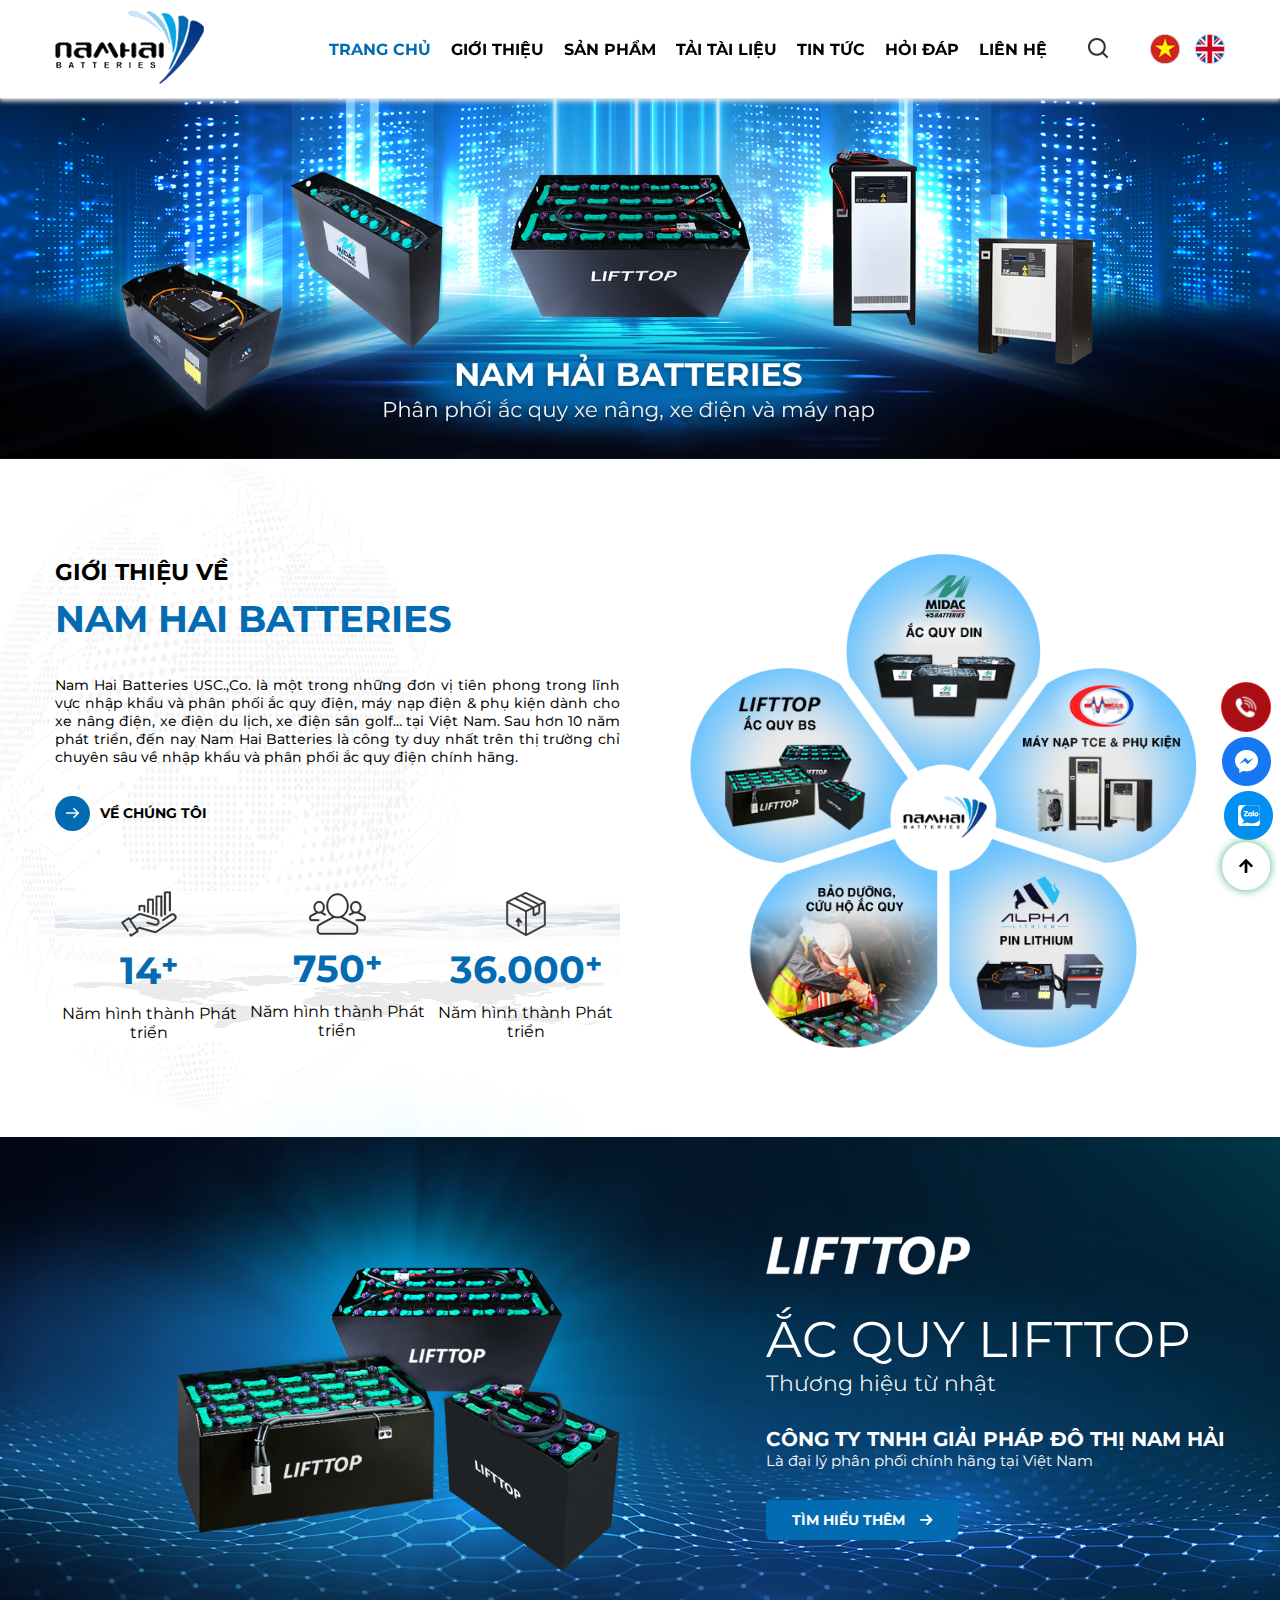
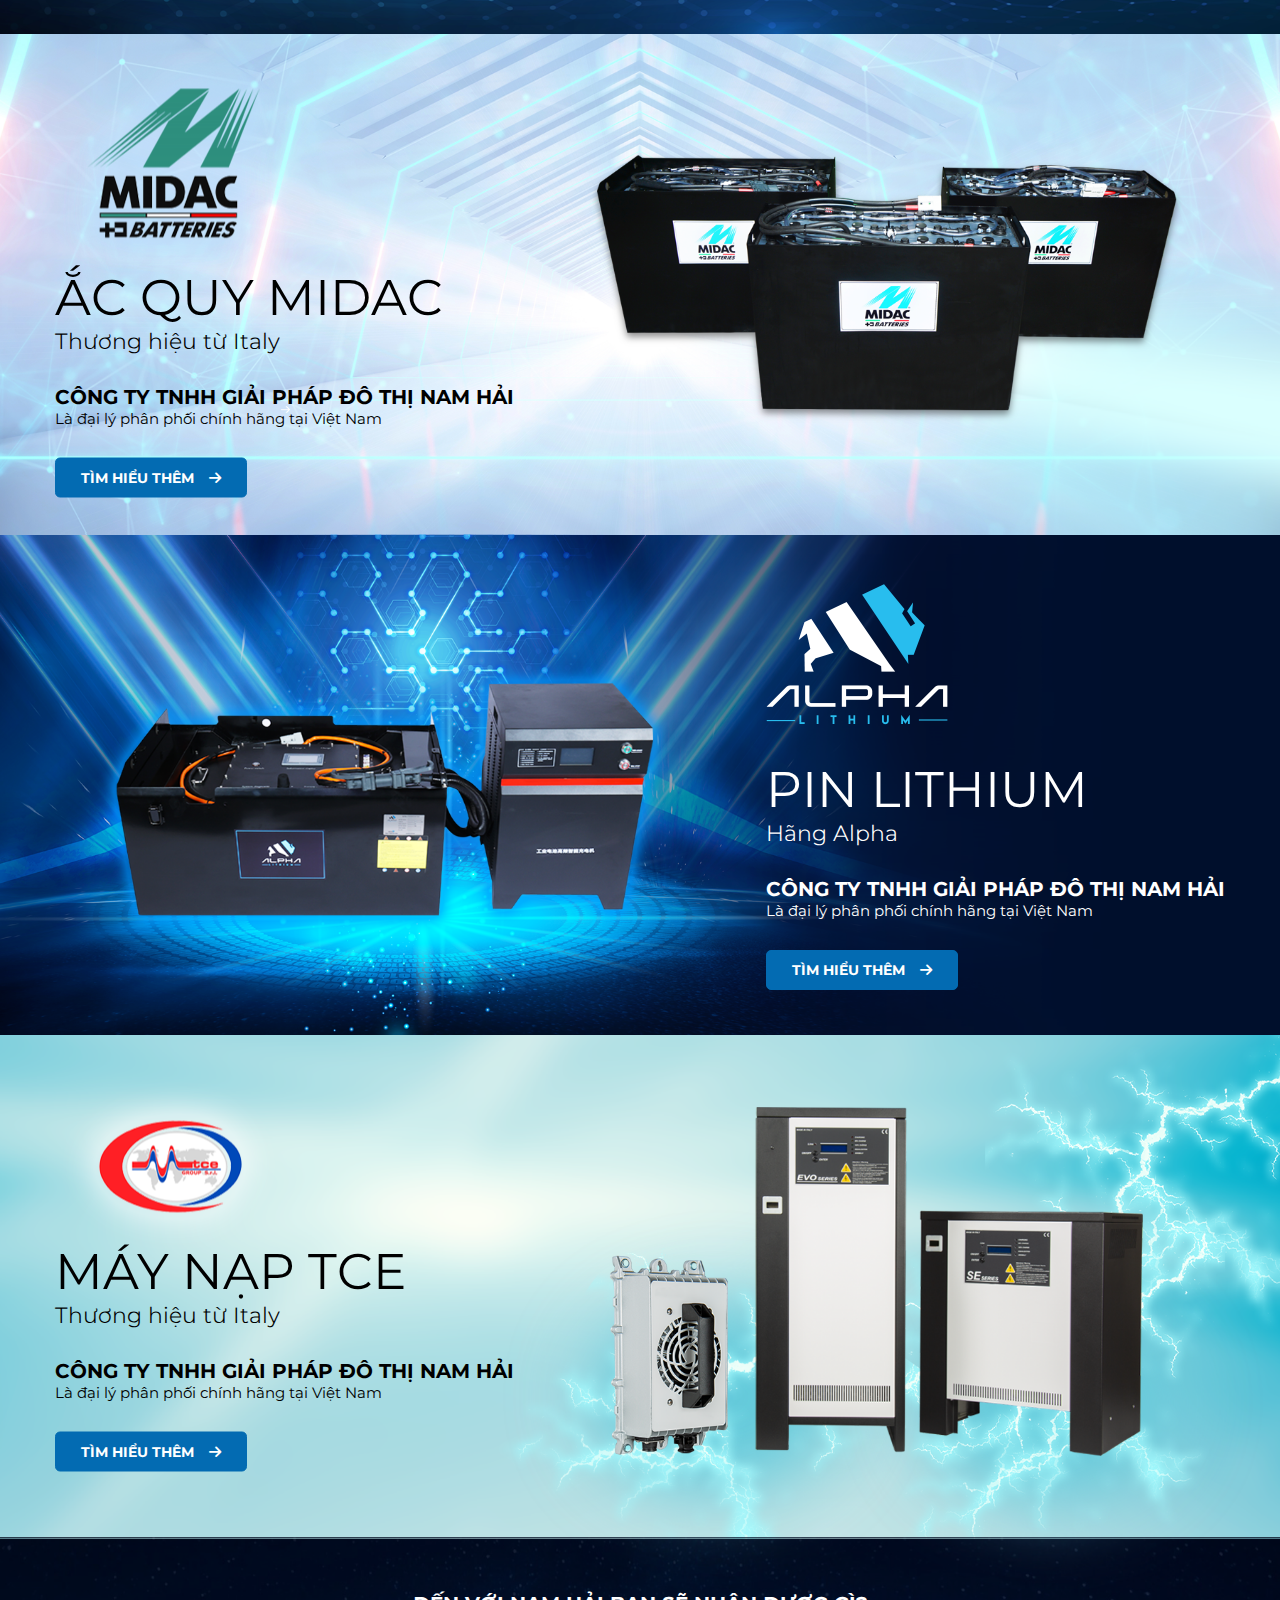
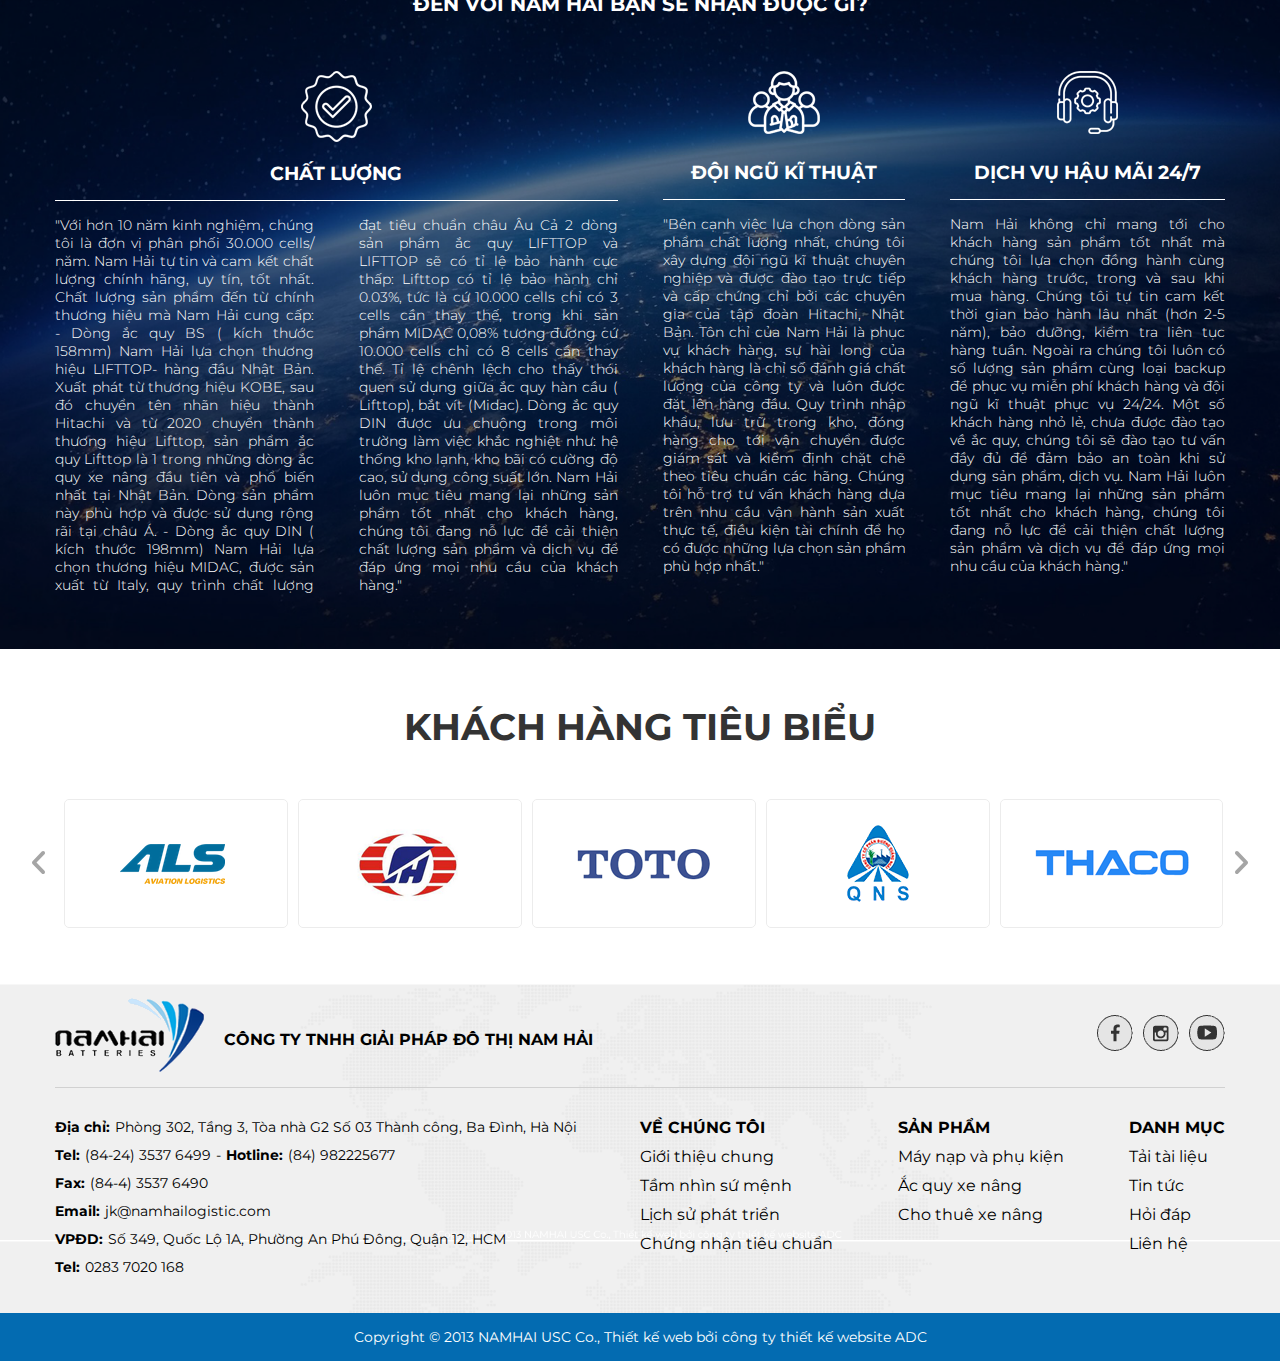
<file: index.html>
<!DOCTYPE html>
<html lang="en">
  <head>
    <meta charset="UTF-8" />
    <meta http-equiv="X-UA-Compatible" content="IE=edge" />
    <meta name="viewport" content="width=device-width, initial-scale=1.0" />
    <link rel="stylesheet" href="./css/style.css" />
    <link
      rel="stylesheet"
      href="./OwlCarousel2-2.3.4/dist/assets/owl.carousel.min.css"
    />
    <link
      rel="stylesheet"
      href="./OwlCarousel2-2.3.4/dist/assets/owl.theme.default.min.css"
    />
    <link rel="stylesheet" href="./fontawesome-free-6.4.0-web/css/all.min.css">
    <title>Document</title>
  </head>
  <body>
    <header>
      <div class="header">
        <div class="logo">
          <a href="">
            <img src="./img/bao duong sua chua/logo.webp" alt="logo" />
          </a>
        </div>
        <div class="header-right">
          <nav id="nav-menu" class="menu">
            <div class="header-search">
              <img
                class="header-search-icon"
                src="./img/bao duong sua chua/icon-search.png"
                alt="search"
              />
              <input id="input-search" type="text" placeholder="Tìm kiếm" />
            </div>
            <ul>
              <li>
                <a
                  href="http://127.0.0.1:5500/index.html"
                  class="menu-item active"
                  >TRANG CHỦ</a
                >
              </li>
              <li>
                <a
                  href="http://127.0.0.1:5500/gioi-thieu.html"
                  class="menu-item"
                  >GIỚI THIỆU</a
                >
              </li>
              <li>
                <a href="http://127.0.0.1:5500/san-pham.html" class="menu-item"
                  >SẢN PHẨM</a
                >
              </li>
              <li>
                <a
                  href="http://127.0.0.1:5500/tai-tai-lieu.html"
                  class="menu-item"
                  >TẢI TÀI LIỆU</a
                >
              </li>
              <li>
                <a href="http://127.0.0.1:5500/tin-tuc.html" class="menu-item"
                  >TIN TỨC</a
                >
              </li>
              <li>
                <a href="http://127.0.0.1:5500/hoi-dap.html" class="menu-item"
                  >HỎI ĐÁP</a
                >
              </li>
              <li>
                <a href="http://127.0.0.1:5500/lien-he.html" class="menu-item"
                  >LIÊN HỆ</a
                >
              </li>
            </ul>
            
          </nav>
          <div class="language">
            <img src="./img/bao duong sua chua/icon-vn.png" alt="vn" />
            <img src="./img/icon-en.webp" alt="eng" />
          </div>
          <div id="tab" class="tabbar-icon">
            <div class="bar1"></div>
            <div class="bar2"></div>
            <div class="bar3"></div>
          </div>
          </div>
        </div>
      </div>
    </header>
    <div id="sync1" class="banner">
      <img class="banner-item" src="./img/gioi-thieu/banner.webp" alt="" />
    </div>
    <div class="main-page">
      <div class="introduction">
        <div class="introduction-box">
          <div class="introduction-left">
            <div class="introduction-title">
              <div class="introduction-title-top">GIỚI THIỆU VỀ</div>
              <h1 class="introduction-title-bottom">NAM HAI BATTERIES</h1>
            </div>
            <div class="introduction-content">
              Nam Hai Batteries USC.,Co. là một trong những đơn vị tiên phong
              trong lĩnh vực nhập khẩu và phân phối ắc quy điện, máy nạp điện &
              phụ kiện dành cho xe nâng điện, xe điện du lịch, xe điện sân golf…
              tại Việt Nam. Sau hơn 10 năm phát triển, đến nay Nam Hai Batteries
              là công ty duy nhất trên thị trường chỉ chuyên sâu về nhập khẩu và
              phân phối ắc quy điện chính hãng.
            </div>
            <div class="introduction-detail">
              <div class="icon-detail">
                <img src="/./img/index/icon-vector-right.webp" alt="" />
              </div>
              <a href="#">VỀ CHÚNG TÔI</a>
            </div>
            <div class="introduction-bottom">
              <div class="introduction-bottom-row">
                <img src="./img/index/icon-hand.webp" alt="" />
                <div class="introduction-bottom-row-number">
                  <div class="introduction-number">14</div>
                  <div class="introduction-bottom-plus">+</div>
                </div>
                <div class="introduction-bottom-row-text">
                  Năm hình thành Phát triển
                </div>
              </div>
              <div class="introduction-bottom-row">
                <img src="./img/index/icon-people.webp" alt="" />
                <div class="introduction-bottom-row-number">
                  <div class="introduction-number">750</div>
                  <div class="introduction-bottom-plus">+</div>
                </div>
                <div class="introduction-bottom-row-text">
                  Năm hình thành Phát triển
                </div>
              </div>
              <div class="introduction-bottom-row">
                <img src="./img/index/icon-box.webp" alt="" />
                <div class="introduction-bottom-row-number">
                  <div class="introduction-number">36.000</div>
                  <div class="introduction-bottom-plus">+</div>
                </div>
                <div class="introduction-bottom-row-text">
                  Năm hình thành Phát triển
                </div>
              </div>
            </div>
          </div>
          <div class="introduction-right">
            <img src="./img/index/img1.webp" alt="" />
          </div>
        </div>
      </div>
      <div class="product">
        <div class="product-item">
          <img class="product-item-bg" src="./img/index/bg-2.webp" alt="" />
          <div class="product-item-box">
            <div class="product-item-info">
              <div class="product-item-logo">
                <img src="./img/index/logo1.webp" alt="" />
              </div>
              <div class="product-item-title">
                <h2 class="product-item-title-name">ẮC QUY LIFTTOP</h2>
                <div class="product-item-from">Thương hiệu từ nhật</div>
              </div>
              <div class="product-item-company">
                <div class="product-item-company-name">
                  CÔNG TY TNHH GIẢI PHÁP ĐÔ THỊ NAM HẢI
                </div>
                <div class="product-item-company-intro">
                  Là đại lý phân phối chính hãng tại Việt Nam
                </div>
              </div>
              <a href="" class="product-item-detail">
                <div class="product-item-detail-text">TÌM HIỂU THÊM</div>
                <i class="fa-solid fa-arrow-right"></i>
              </a>
            </div>
          </div>
        </div>
        <div class="product-item">
          <img
            class="product-item-bg"
            src="./img/index/product-bg2.webp"
            alt=""
          />
          <div class="product-item-box">
            <div class="product-item-info">
              <div class="product-item-logo">
                <img src="./img/index/Midac-Logo.webp" alt="" />
              </div>
              <div class="product-item-title">
                <h2 class="product-item-title-name">ẮC QUY MIDAC</h2>
                <div class="product-item-from">Thương hiệu từ Italy</div>
              </div>
              <div class="product-item-company">
                <div class="product-item-company-name">
                  CÔNG TY TNHH GIẢI PHÁP ĐÔ THỊ NAM HẢI
                </div>
                <div class="product-item-company-intro">
                  Là đại lý phân phối chính hãng tại Việt Nam
                </div>
              </div>
              <a href="" class="product-item-detail">
                <div class="product-item-detail-text">TÌM HIỂU THÊM</div>
                <i class="fa-solid fa-arrow-right"></i>
              </a>
            </div>
          </div>
        </div>
        <div class="product-item">
          <img
            class="product-item-bg"
            src="./img/index/product-bg3.webp"
            alt=""
          />
          <div class="product-item-box">
            <div class="product-item-info">
              <div class="product-item-logo">
                <img src="./img/index/Lithium-logo.webp" alt="" />
              </div>
              <div class="product-item-title">
                <h2 class="product-item-title-name">PIN LITHIUM</h2>
                <div class="product-item-from">Hãng Alpha</div>
              </div>
              <div class="product-item-company">
                <div class="product-item-company-name">
                  CÔNG TY TNHH GIẢI PHÁP ĐÔ THỊ NAM HẢI
                </div>
                <div class="product-item-company-intro">
                  Là đại lý phân phối chính hãng tại Việt Nam
                </div>
              </div>
              <a href="" class="product-item-detail">
                <div class="product-item-detail-text">TÌM HIỂU THÊM</div>
                <i class="fa-solid fa-arrow-right"></i>
              </a>
            </div>
          </div>
        </div>
        <div class="product-item">
          <img
            class="product-item-bg"
            src="./img/index/product-bg4.webp"
            alt=""
          />
          <div class="product-item-box">
            <div class="product-item-info">
              <div class="product-item-logo">
                <img src="./img/index/TCE-logo.webp" alt="" />
              </div>
              <div class="product-item-title">
                <h2 class="product-item-title-name">MÁY NẠP TCE</h2>
                <div class="product-item-from">Thương hiệu từ Italy</div>
              </div>
              <div class="product-item-company">
                <div class="product-item-company-name">
                  CÔNG TY TNHH GIẢI PHÁP ĐÔ THỊ NAM HẢI
                </div>
                <div class="product-item-company-intro">
                  Là đại lý phân phối chính hãng tại Việt Nam
                </div>
              </div>
              <a href="" class="product-item-detail">
                <div class="product-item-detail-text">TÌM HIỂU THÊM</div>
                <i class="fa-solid fa-arrow-right"></i>
              </a>
            </div>
          </div>
        </div>
      </div>
      <div class="bonus">
        <div class="bonus-box">
          <div class="bonus-title">ĐẾN VỚI NAM HẢI BẠN SẼ NHẬN ĐƯỢC GÌ?</div>
          <div class="bonus-content">
            <div class="bonus-content-left">
              <div class="bonus-item">
                <div class="bonus-item-top">
                  <img
                    class="bonus-item-img"
                    src="./img/index/icon-chung-nhan.webp"
                    alt=""
                  />
                  <div class="bonus-item-top-text">CHẤT LƯỢNG</div>
                </div>
                <div class="bonus-item-bottom">
                  "Với hơn 10 năm kinh nghiệm, chúng tôi là đơn vị phân phối
                  30.000 cells/ năm. Nam Hải tự tin và cam kết chất lượng chính
                  hãng, uy tín, tốt nhất. Chất lượng sản phẩm đến từ chính
                  thương hiệu mà Nam Hải cung cấp: - Dòng ắc quy BS ( kích thước
                  158mm) Nam Hải lựa chọn thương hiệu LIFTTOP- hàng đầu Nhật
                  Bản. Xuất phát từ thương hiệu KOBE, sau đó chuyển tên nhãn
                  hiệu thành Hitachi và từ 2020 chuyển thành thương hiệu
                  Lifttop, sản phẩm ắc quy Lifttop là 1 trong những dòng ắc quy
                  xe nâng đầu tiên và phổ biến nhất tại Nhật Bản. Dòng sản phẩm
                  này phù hợp và được sử dụng rộng rãi tại châu Á. - Dòng ắc quy
                  DIN ( kích thước 198mm) Nam Hải lựa chọn thương hiệu MIDAC,
                  được sản xuất từ Italy, quy trình chất lượng đạt tiêu chuẩn
                  châu Âu Cả 2 dòng sản phẩm ắc quy LIFTTOP và LIFTTOP sẽ có tỉ
                  lệ bảo hành cực thấp: Lifttop có tỉ lệ bảo hành chỉ 0.03%, tức
                  là cứ 10.000 cells chỉ có 3 cells cần thay thế, trong khi sản
                  phẩm MIDAC 0,08% tương đương cứ 10.000 cells chỉ có 8 cells
                  cần thay thế. Tỉ lệ chênh lệch cho thấy thói quen sử dụng giữa
                  ắc quy hàn cầu ( Lifttop), bắt vít (Midac). Dòng ắc quy DIN
                  được ưu chuộng trong môi trường làm việc khắc nghiệt như: hệ
                  thống kho lạnh, kho bãi có cường độ cao, sử dụng công suất
                  lớn. Nam Hải luôn mục tiêu mang lại những sản phẩm tốt nhất
                  cho khách hàng, chúng tôi đang nỗ lực để cải thiện chất lượng
                  sản phẩm và dịch vụ để đáp ứng mọi nhu cầu của khách hàng."
                </div>
              </div>
            </div>
            <div class="bonus-content-right">
              <div class="bonus-item">
                <div class="bonus-item-top">
                  <img
                    class="bonus-item-img"
                    src="./img/index/icon-doi-ngu.webp"
                    alt=""
                  />
                  <div class="bonus-item-top-text">ĐỘI NGŨ KĨ THUẬT</div>
                </div>
                <div class="bonus-item-bottom">
                  "Bên cạnh việc lựa chọn dòng sản phẩm chất lượng nhất, chúng
                  tôi xây dựng đội ngũ kĩ thuật chuyên nghiệp và được đào tạo
                  trực tiếp và cấp chứng chỉ bởi các chuyên gia của tập đoàn
                  Hitachi, Nhật Bản. Tôn chỉ của Nam Hải là phục vụ khách hàng,
                  sự hài long của khách hàng là chỉ số đánh giá chất lượng của
                  công ty và luôn được đặt lên hàng đầu. Quy trình nhập khẩu,
                  lưu trữ trong kho, đóng hàng cho tới vận chuyển được giám sát
                  và kiểm định chặt chẽ theo tiêu chuẩn các hãng. Chúng tôi hỗ
                  trợ tư vấn khách hàng dựa trên nhu cầu vận hành sản xuất thực
                  tế, điều kiện tài chính để họ có được những lựa chọn sản phẩm
                  phù hợp nhất."
                </div>
              </div>
              <div class="bonus-item">
                <div class="bonus-item-top">
                  <img
                    class="bonus-item-img"
                    src="./img/index/icon-headphone.webp"
                    alt=""
                  />
                  <div class="bonus-item-top-text">DỊCH VỤ HẬU MÃI 24/7</div>
                </div>
                <div class="bonus-item-bottom">
                  Nam Hải không chỉ mang tới cho khách hàng sản phẩm tốt nhất mà
                  chúng tôi lựa chọn đồng hành cùng khách hàng trước, trong và
                  sau khi mua hàng. Chúng tôi tự tin cam kết thời gian bảo hành
                  lâu nhất (hơn 2-5 năm), bảo dưỡng, kiểm tra liên tục hàng
                  tuần. Ngoài ra chúng tôi luôn có số lượng sản phẩm cùng loại
                  backup để phục vụ miễn phí khách hàng và đội ngũ kĩ thuật phục
                  vụ 24/24. Một số khách hàng nhỏ lẻ, chưa được đào tạo về ắc
                  quy, chúng tôi sẽ đào tạo tư vấn đầy đủ để đảm bảo an toàn khi
                  sử dụng sản phẩm, dịch vụ. Nam Hải luôn mục tiêu mang lại
                  những sản phẩm tốt nhất cho khách hàng, chúng tôi đang nỗ lực
                  để cải thiện chất lượng sản phẩm và dịch vụ để đáp ứng mọi nhu
                  cầu của khách hàng."
                </div>
              </div>
            </div>
          </div>
        </div>
      </div>
      <div class="client">
        <div class="client-title">KHÁCH HÀNG TIÊU BIỂU</div>
        <div class="client-list owl-carousel owl-theme">
          <div class="client-item">
            <img src="./img/index/client1.webp" alt="" />
          </div>
          <div class="client-item">
            <img src="./img/index/client2.webp" alt="" />
          </div>
          <div class="client-item">
            <img src="./img/index/client3.webp" alt="" />
          </div>
          <div class="client-item">
            <img src="./img/index/client4.webp" alt="" />
          </div>
          <div class="client-item">
            <img src="./img/index/client5.webp" alt="" />
          </div>
          <div class="client-item">
            <img src="./img/index/client1.webp" alt="" />
          </div>
          <div class="client-item">
            <img src="./img/index/client2.webp" alt="" />
          </div>
          <div class="client-item">
            <img src="./img/index/client3.webp" alt="" />
          </div>
          <div class="client-item">
            <img src="./img/index/client4.webp" alt="" />
          </div>
          <div class="client-item">
            <img src="./img/index/client5.webp" alt="" />
          </div>
        </div>
      </div>
    </div>

    <div class="tap-body">
      <a href="tel:+0982225677" title="098 222 5677" class="tap-icon-phone">
        <img src="./img/bao duong sua chua/icon-phone-call.png" alt="" />
        <div class="bg-ring"></div>
      </a>
      <a href="#" class="tap-icon-message">
        <img src="./img/bao duong sua chua/icon-message.png" alt="" />
      </a>
      <a href="#" class="tap-icon-zalo">
        <img src="./img/bao duong sua chua/icon-zalo.png" alt="icon-zalo" />
      </a>
      <a href="#top" class="tap-up-page">
        <img src="./img/bao duong sua chua/icon-tap-top.webp" alt="" />
      </a>
    </div>
    <footer>
      <div class="footer">
        <div class="footer-top">
          <div class="footer-top-left">
            <img src="./img/bao duong sua chua/logo.webp" alt="" />
            <div class="footer-top-left-text">
              CÔNG TY TNHH GIẢI PHÁP ĐÔ THỊ NAM HẢI
            </div>
          </div>
          <div class="footer-top-right">
            <a href="" class="footer-top-right-item">
              <img src="./img/bao duong sua chua/icon-fb.webp" alt="" />
            </a>
            <a href="" class="footer-top-right-item">
              <img src="./img/bao duong sua chua/icon-instagram.webp" alt="" />
            </a>
            <a href="" class="footer-top-right-item">
              <img src="./img/bao duong sua chua/icon-youtube.webp" alt="" />
            </a>
          </div>
        </div>
        <div class="footer-md">
          <div class="footer-md-left">
            <div class="footer-md-left-item">
              <div class="footer-md-left-item-title">Địa chỉ:</div>
              <div class="footer-md-left-item-text">
                Phòng 302, Tầng 3, Tòa nhà G2 Số 03 Thành công, Ba Đình, Hà Nội
              </div>
            </div>
            <div class="footer-md-left-item">
              <div class="footer-md-left-item-tel">
                <div class="footer-md-left-item-title">Tel:</div>
                <a href="tel:+02435376499" class="footer-md-left-item-text"
                  >(84-24) 3537 6499</a
                >
              </div>
              <div>-</div>
              <div class="footer-md-left-item-hotline">
                <div class="footer-md-left-item-title">Hotline:</div>
                <a href="tel:+0982225677" class="footer-md-left-item-text"
                  >(84) 982225677</a
                >
              </div>
            </div>
            <div class="footer-md-left-item">
              <div class="footer-md-left-item-title">Fax:</div>
              <a href="tel:+0435376490" class="footer-md-left-item-text"
                >(84-4) 3537 6490</a
              >
            </div>
            <div class="footer-md-left-item">
              <div class="footer-md-left-item-title">Email:</div>
              <a href="#" class="footer-md-left-item-text"
                >jk@namhailogistic.com</a
              >
            </div>
            <div class="footer-md-left-item">
              <div class="footer-md-left-item-title">VPĐD:</div>
              <div class="footer-md-left-item-text">
                Số 349, Quốc Lộ 1A, Phường An Phú Đông, Quận 12, HCM
              </div>
            </div>
            <div class="footer-md-left-item">
              <div class="footer-md-left-item-title">Tel:</div>
              <a href="tel:+02837020168" class="footer-md-left-item-text"
                >0283 7020 168</a
              >
            </div>
          </div>
          <div class="footer-md-right">
            <div class="footer-md-right-row">
              <div class="footer-md-right-row-top">VỀ CHÚNG TÔI</div>
              <div class="footer-md-right-row-bottom">
                <ul>
                  <li>
                    <a href="" class="footer-md-right-item">Giới thiệu chung</a>
                  </li>
                  <li>
                    <a href="" class="footer-md-right-item">Tầm nhìn sứ mệnh</a>
                  </li>
                  <li>
                    <a href="" class="footer-md-right-item"
                      >Lịch sử phát triển</a
                    >
                  </li>
                  <li>
                    <a href="" class="footer-md-right-item"
                      >Chứng nhận tiêu chuẩn</a
                    >
                  </li>
                </ul>
              </div>
            </div>
            <div class="footer-md-right-row">
              <div class="footer-md-right-row-top">SẢN PHẨM</div>
              <div class="footer-md-right-row-bottom">
                <ul>
                  <li>
                    <a href="" class="footer-md-right-item"
                      >Máy nạp và phụ kiện</a
                    >
                  </li>
                  <li>
                    <a href="" class="footer-md-right-item">Ắc quy xe nâng</a>
                  </li>
                  <li>
                    <a href="" class="footer-md-right-item">Cho thuê xe nâng</a>
                  </li>
                </ul>
              </div>
            </div>
            <div class="footer-md-right-row">
              <div class="footer-md-right-row-top">DANH MỤC</div>
              <div class="footer-md-right-row-bottom">
                <ul>
                  <li>
                    <a href="" class="footer-md-right-item">Tải tài liệu</a>
                  </li>
                  <li><a href="" class="footer-md-right-item">Tin tức</a></li>
                  <li><a href="" class="footer-md-right-item">Hỏi đáp</a></li>
                  <li><a href="" class="footer-md-right-item">Liên hệ</a></li>
                </ul>
              </div>
            </div>
          </div>
        </div>
      </div>
      <div class="footer-bottom">
        <div class="footer-bottom-text">
          Copyright © 2013 NAMHAI USC Co., Thiết kế web bởi công ty thiết kế
          website ADC
        </div>
      </div>
    </footer>
    <script src="./js/jquery.min.js"></script>
    <script src="./OwlCarousel2-2.3.4/dist/owl.carousel.min.js"></script>
    <script src="./js/slider.js"></script>
    <script src="./js/check.js"></script>
  </body>
</html>
</file>
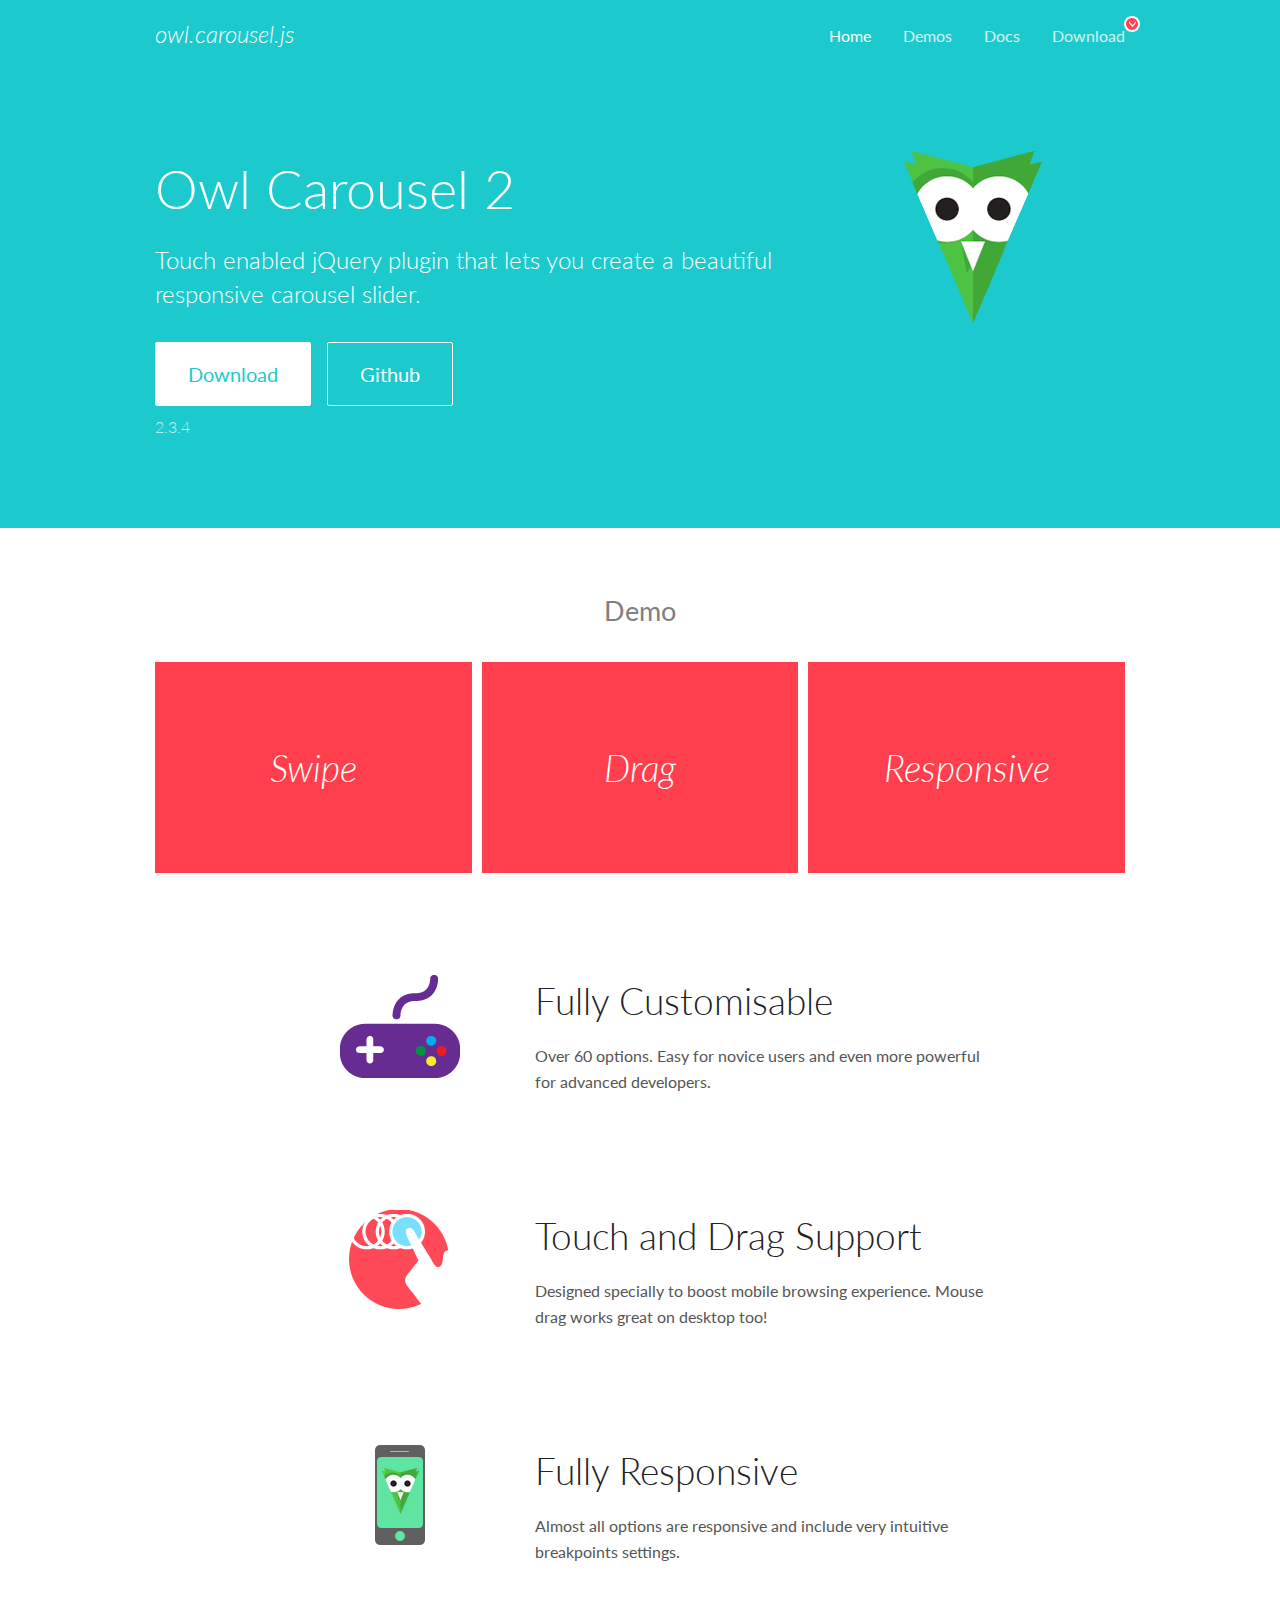
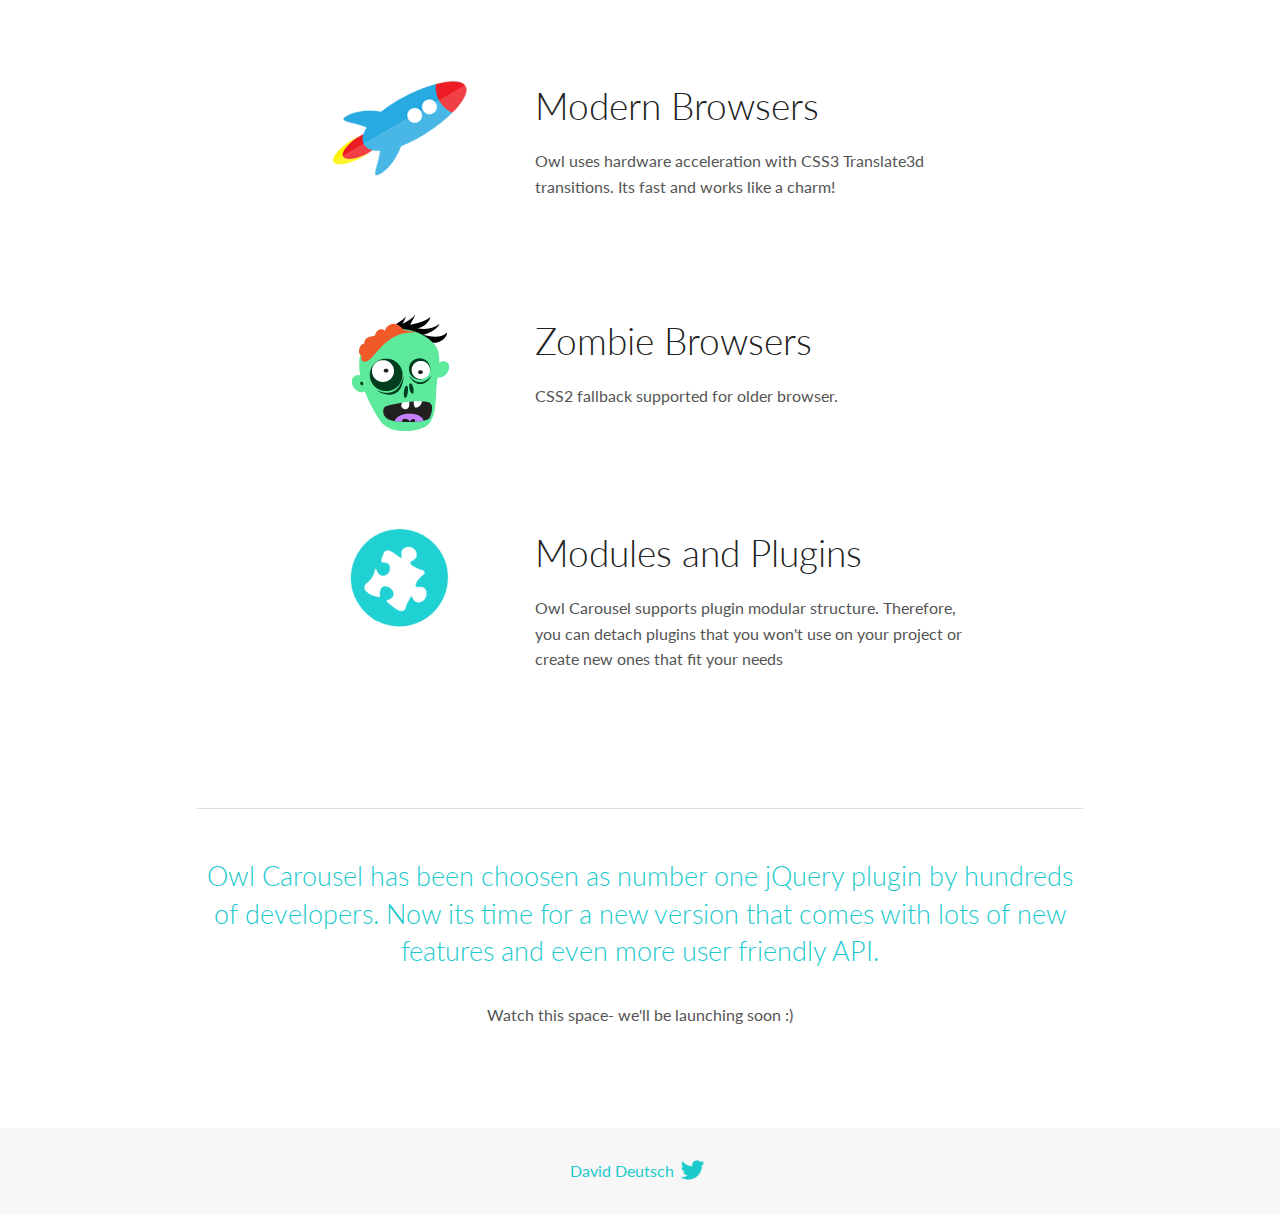
<file: OwlCarousel2-2.3.4/docs/index.html>
<!DOCTYPE html>
<html lang="en">
  <head>

    <!-- head -->
    <meta charset="utf-8">
    <meta name="msapplication-tap-highlight" content="no" />
    <meta name="viewport" content="width=device-width, initial-scale=1.0" />
    <meta name="description" content="Touch enabled jQuery plugin that lets you create beautiful responsive carousel slider.">
    <meta name="author" content="David Deutsch">
    <title>
      Home | Owl Carousel | 2.3.4
    </title>

    <!-- Stylesheets -->
    <link href='https://fonts.googleapis.com/css?family=Lato:300,400,700,400italic,300italic' rel='stylesheet' type='text/css'>
    <link rel="stylesheet" href="assets/css/docs.theme.min.css">

    <!-- Owl Stylesheets -->
    <link rel="stylesheet" href="assets/owlcarousel/assets/owl.carousel.min.css">
    <link rel="stylesheet" href="assets/owlcarousel/assets/owl.theme.default.min.css">

    <!-- HTML5 shim and Respond.js IE8 support of HTML5 elements and media queries -->

    <!--[if lt IE 9]>
      <script src="https://oss.maxcdn.com/libs/html5shiv/3.7.0/html5shiv.js"></script>
      <script src="https://oss.maxcdn.com/libs/respond.js/1.3.0/respond.min.js"></script>
    <![endif]-->

    <!-- Favicons -->
    <link rel="apple-touch-icon-precomposed" sizes="144x144" href="assets/ico/apple-touch-icon-144-precomposed.png">
    <link rel="shortcut icon" href="assets/ico/favicon.png">
    <link rel="shortcut icon" href="favicon.ico">

    <!-- Yeah i know js should not be in header. Its required for demos.-->

    <!-- javascript -->
    <script src="assets/vendors/jquery.min.js"></script>
    <script src="assets/owlcarousel/owl.carousel.js"></script>
  </head>
  <body>

    <!-- header -->
    <header class="header">
      <div class="row">
        <div class="large-12 columns">
          <div class="brand left">
            <h3>
              <a href="/OwlCarousel2/">owl.carousel.js</a> 
            </h3>
          </div>
          <a id="toggle-nav" class="right">
            <span></span> <span></span> <span></span> 
          </a> 
          <div class="nav-bar">
            <ul class="clearfix">
              <li class="active">
                <a href="/OwlCarousel2/index.html">Home</a> 
              </li>
              <li> <a href="/OwlCarousel2/demos/demos.html">Demos</a>  </li>
              <li> <a href="/OwlCarousel2/docs/started-welcome.html">Docs</a>  </li>
              <li>
                <a href="https://github.com/OwlCarousel2/OwlCarousel2/archive/2.3.4.zip">Download</a> 
                <span class="download"></span> 
              </li>
            </ul>
          </div>
        </div>
      </div>
    </header>

    <!-- home panel -->
    <section id="hero">
      <div class="row">
        <div class="large-8 medium-8 columns">
          <h1>Owl Carousel 2</h1>
          <h4>Touch enabled jQuery plugin that lets you create a beautiful responsive carousel slider.</h4>
          <a href="https://github.com/OwlCarousel2/OwlCarousel2/archive/2.3.4.zip" class="hero-button">Download</a> 
          <a href="https://github.com/OwlCarousel2/OwlCarousel2" class="hero-button outline">Github</a> 
          <p>2.3.4</p>
        </div>
        <div class="large-4 medium-4 columns">
          <img class="owl-logo" src="assets/img/owl-logo.png" alt="mr. Owl">
        </div>
      </div>
    </section>

    <!-- body -->
    <div class="home-demo">
      <div class="row">
        <div class="large-12 columns">
          <h3>Demo</h3>
          <div class="owl-carousel">
            <div class="item">
              <h2>Swipe</h2>
            </div>
            <div class="item">
              <h2>Drag</h2>
            </div>
            <div class="item">
              <h2>Responsive</h2>
            </div>
            <div class="item">
              <h2>CSS3</h2>
            </div>
            <div class="item">
              <h2>Fast</h2>
            </div>
            <div class="item">
              <h2>Easy</h2>
            </div>
            <div class="item">
              <h2>Free</h2>
            </div>
            <div class="item">
              <h2>Upgradable</h2>
            </div>
            <div class="item">
              <h2>Tons of options</h2>
            </div>
            <div class="item">
              <h2>Infinity</h2>
            </div>
            <div class="item">
              <h2>Auto Width</h2>
            </div>
          </div>
        </div>
      </div>
    </div>
    <script>
      var owl = $('.owl-carousel');
      owl.owlCarousel({
        margin: 10,
        loop: true,
        responsive: {
          0: {
            items: 1
          },
          600: {
            items: 2
          },
          1000: {
            items: 3
          }
        }
      })
    </script>

    <!-- features -->
    <div id="features">
      <div class="row">
        <div class="small-12 medium-9 small-centered columns">
          <section class="row feature">
            <div class="medium-4 small-12 columns">
              <img src="assets/img/feature-options.png" alt="">
            </div>
            <div class="medium-8 small-12 columns">
              <h2>Fully Customisable</h2>
              <p>Over 60 options. Easy for novice users and even more powerful for advanced developers.</p>
            </div>
          </section>
          <section class="row feature">
            <div class="medium-4 small-12 columns">
              <img src="assets/img/feature-drag.png" alt="">
            </div>
            <div class="medium-8 small-12 columns">
              <h2>Touch and Drag Support</h2>
              <p>Designed specially to boost mobile browsing experience. Mouse drag works great on desktop too!</p>
            </div>
          </section>
          <section class="row feature">
            <div class="medium-4 small-12 columns">
              <img src="assets/img/feature-responsive.png" alt="">
            </div>
            <div class="medium-8 small-12 columns">
              <h2>Fully Responsive</h2>
              <p>Almost all options are responsive and include very intuitive breakpoints settings.</p>
            </div>
          </section>
          <section class="row feature">
            <div class="medium-4 small-12 columns">
              <img src="assets/img/feature-modern.png" alt="">
            </div>
            <div class="medium-8 small-12 columns">
              <h2>Modern Browsers</h2>
              <p>Owl uses hardware acceleration with CSS3 Translate3d transitions. Its fast and works like a charm! </p>
            </div>
          </section>
          <section class="row feature">
            <div class="medium-4 small-12 columns">
              <img src="assets/img/feature-zombie.png" alt="">
            </div>
            <div class="medium-8 small-12 columns">
              <h2>Zombie Browsers</h2>
              <p>CSS2 fallback supported for older browser.</p>
            </div>
          </section>
          <section class="row feature">
            <div class="medium-4 small-12 columns">
              <img src="assets/img/feature-module.png" alt="">
            </div>
            <div class="medium-8 small-12 columns">
              <h2>Modules and Plugins</h2>
              <p>Owl Carousel supports plugin modular structure. Therefore, you can detach plugins that you won&#x27;t use on your project or create new ones that fit your needs</p>
            </div>
          </section>
        </div>
      </div>
    </div>

    <!-- footer -->
    <section id="teaser-text">
      <div class="row">
        <div class="small-12 medium-11 small-centered columns">
          <hr>
          <h3 id="owl-carousel-has-been-choosen-as-number-one-jquery-plugin-by-hundreds-of-developers-now-its-time-for-a-new-version-that-comes-with-lots-of-new-features-and-even-more-user-friendly-api-">Owl Carousel has been choosen as number one jQuery plugin by hundreds of developers. Now its time for a new version that comes with lots of new features and even more user friendly API.</h3>
          <p>Watch this space- we&#39;ll be launching soon :)</p>
        </div>
      </div>
    </section>

    <!-- footer -->
    <footer class="footer">
      <div class="row">
        <div class="large-12 columns">
          <h5>
            <a href="/OwlCarousel2/docs/support-contact.html">David Deutsch</a> 
            <a id="custom-tweet-button" href="https://twitter.com/share?url=https://github.com/OwlCarousel2/OwlCarousel2&text=Owl Carousel - This is so awesome! " target="_blank"></a> 
          </h5>
        </div>
      </div>
    </footer>

    <!-- vendors -->
    <script src="assets/vendors/highlight.js"></script>
    <script src="assets/js/app.js"></script>
  </body>
</html>
</file>
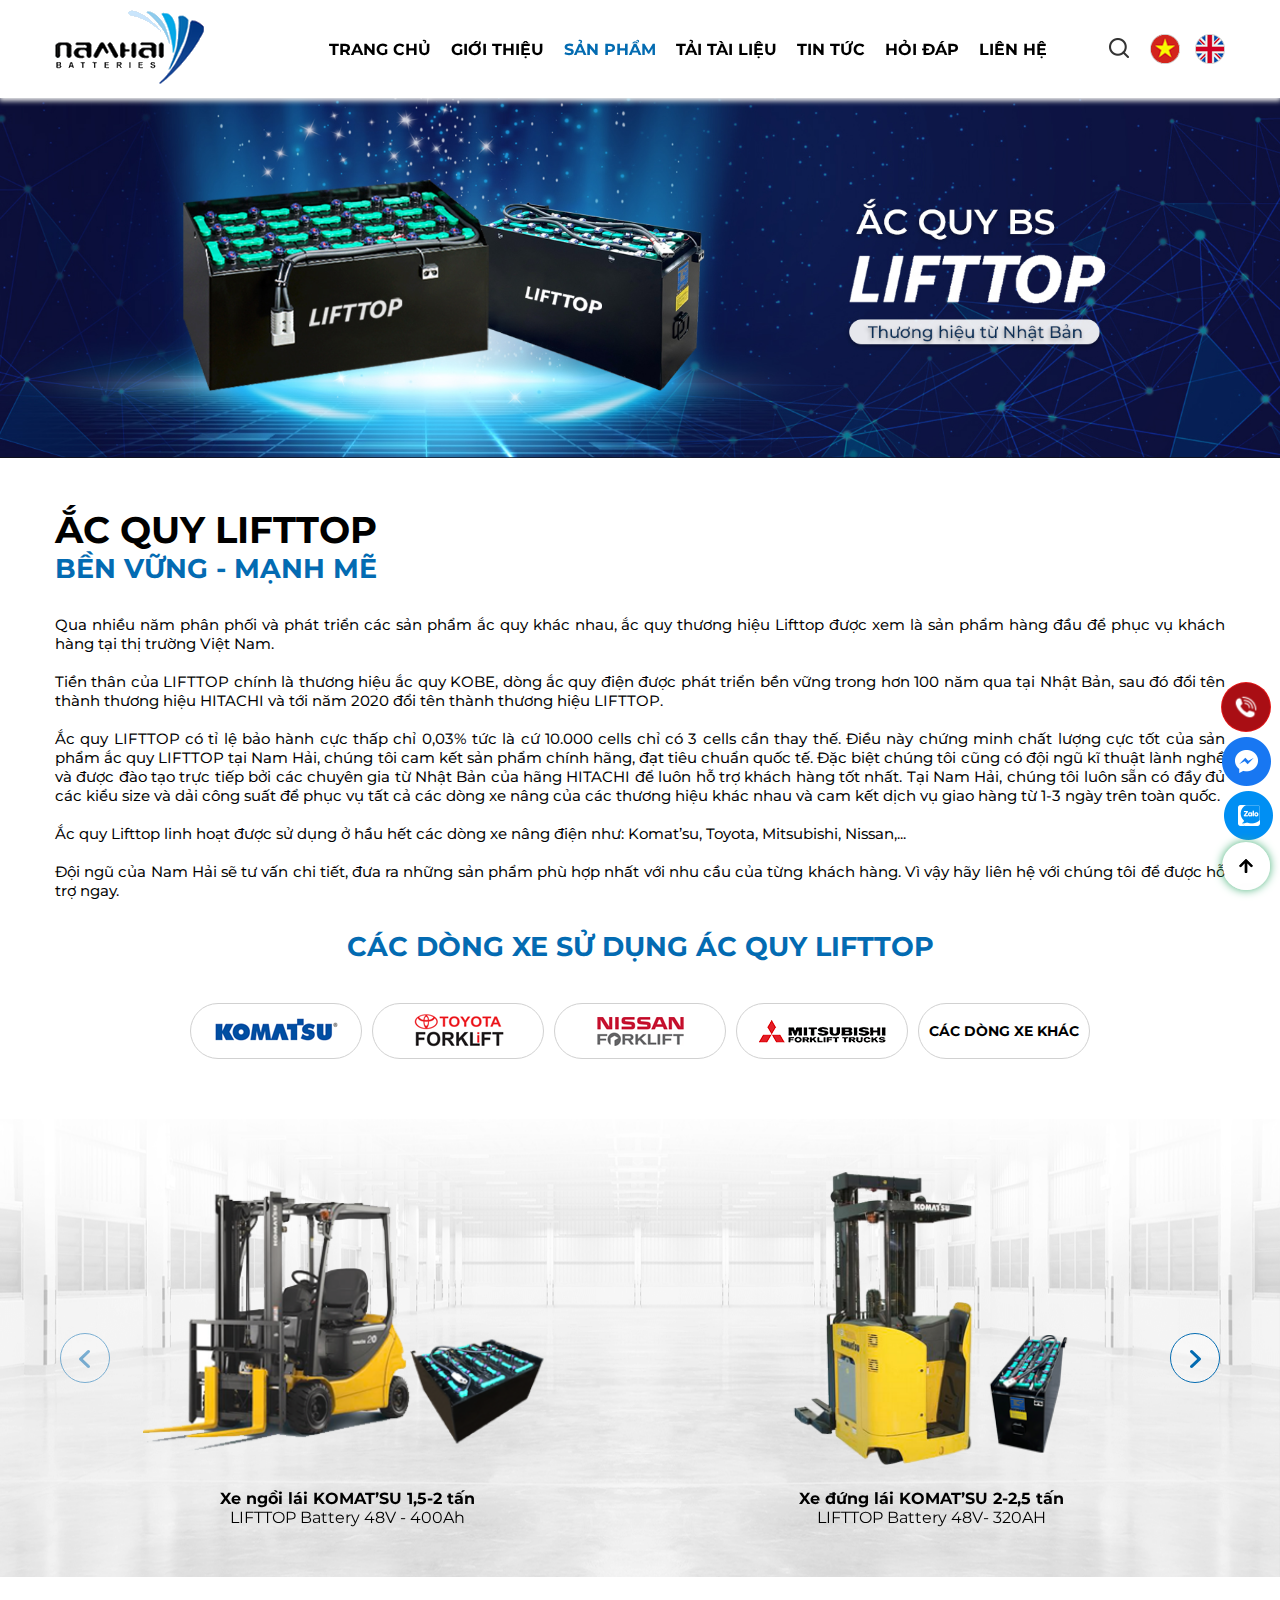
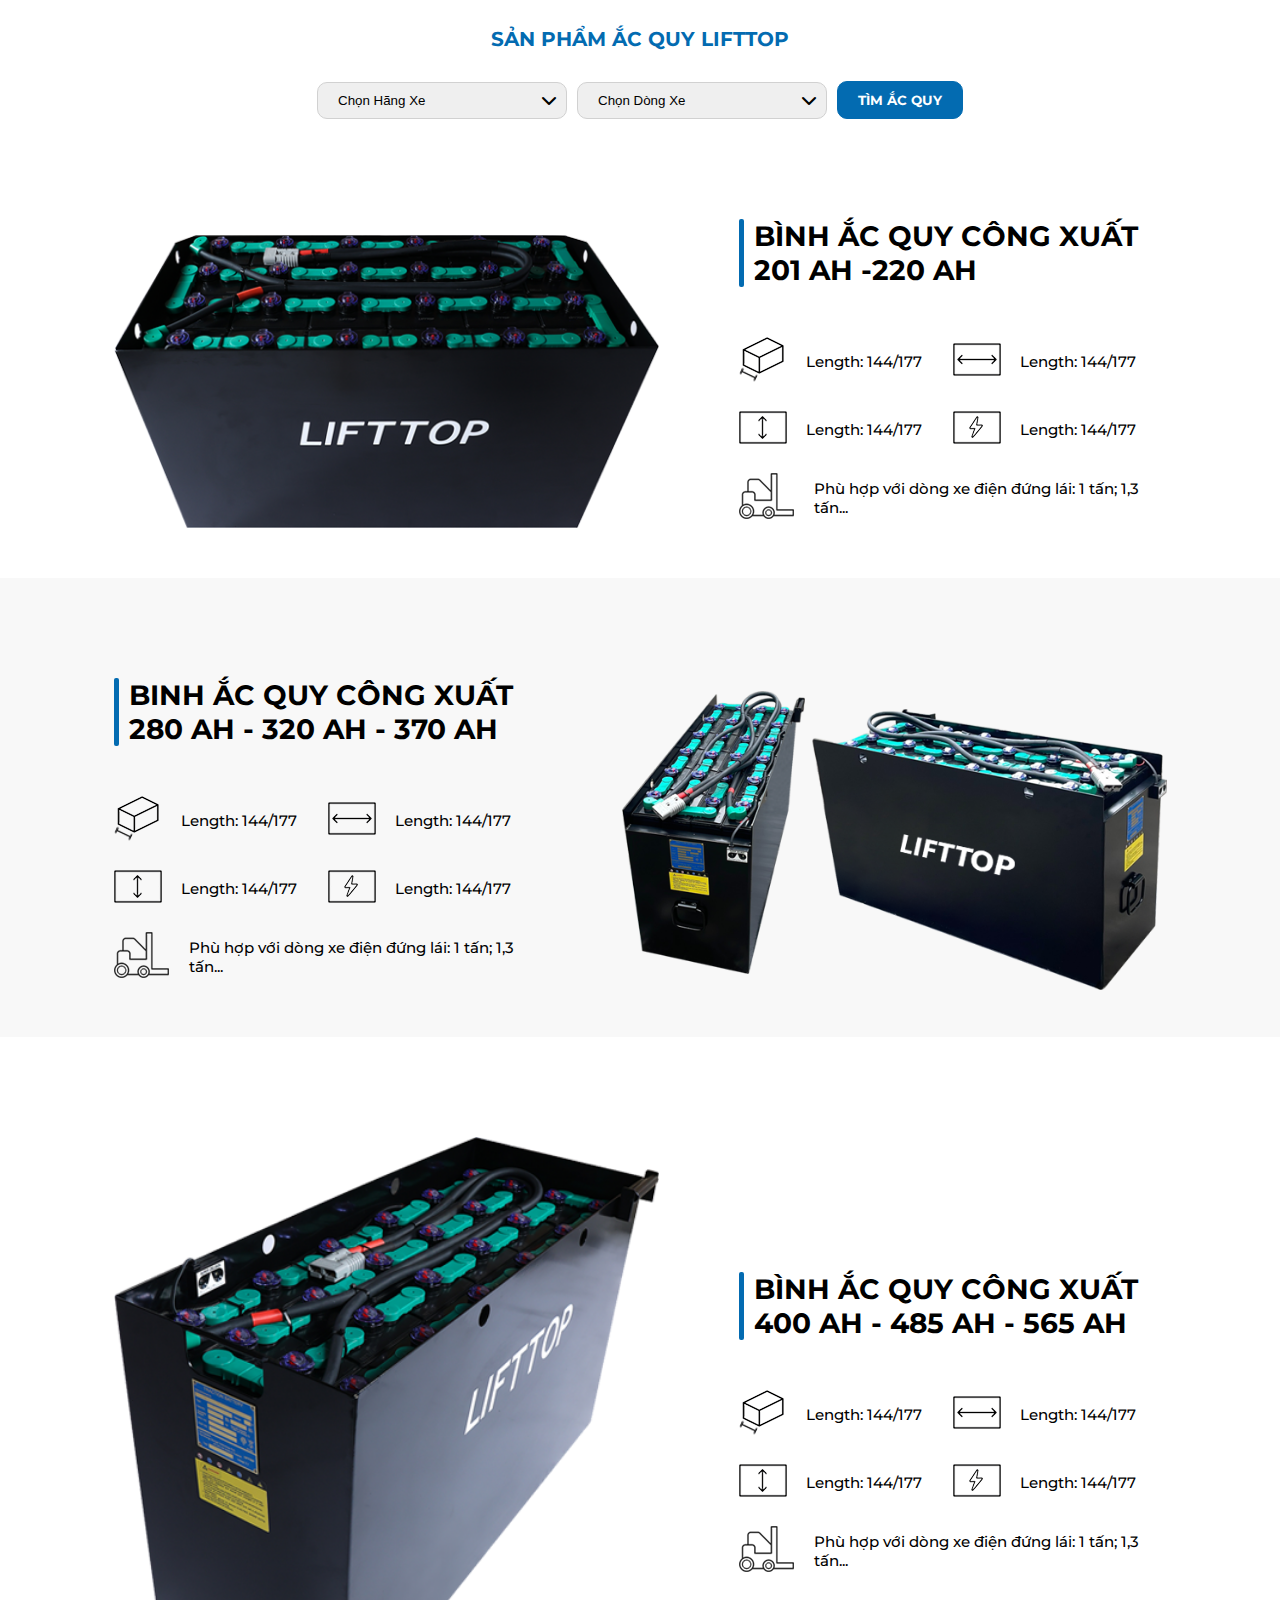
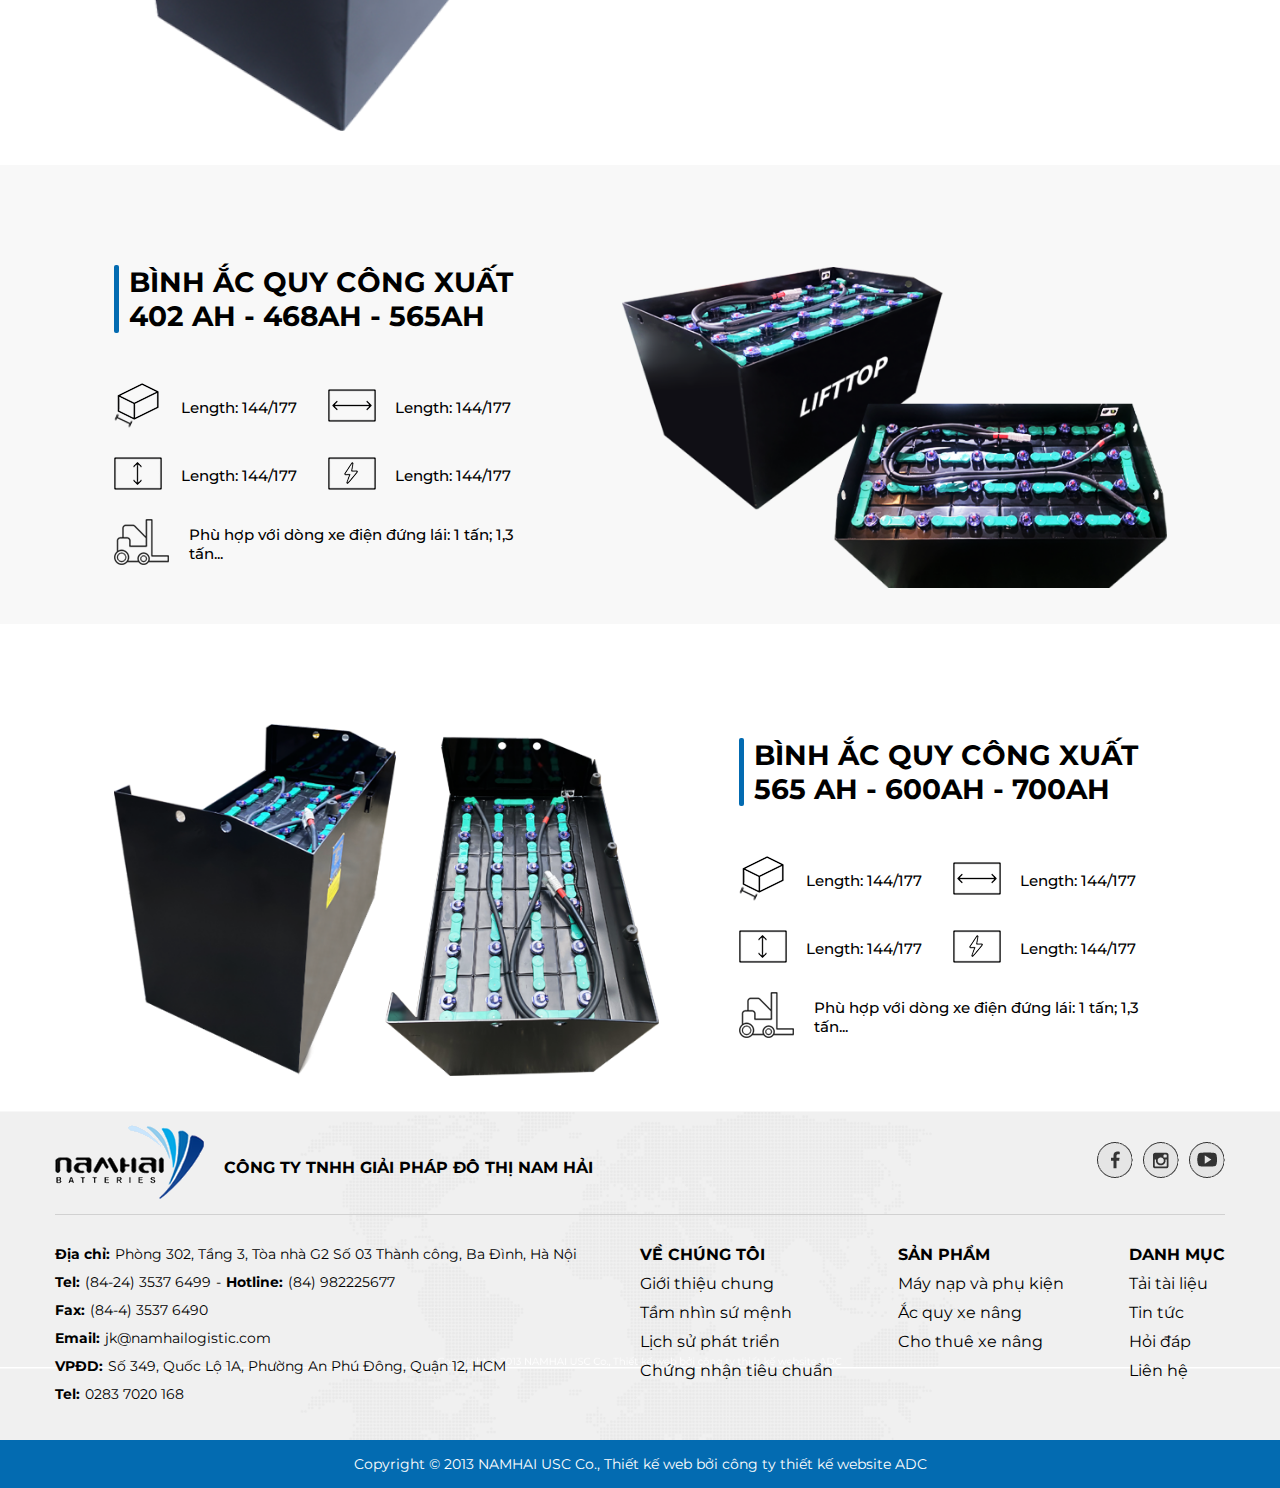
<file: ac-quy-BS2.html>
<!DOCTYPE html>
<html lang="en">
  <head>
    <meta charset="UTF-8" />
    <meta http-equiv="X-UA-Compatible" content="IE=edge" />
    <meta name="viewport" content="width=device-width, initial-scale=1.0" />
    <link rel="stylesheet" href="./css/style.css" />
    <link
      rel="stylesheet"
      href="./OwlCarousel2-2.3.4/dist/assets/owl.carousel.min.css"
    />
    <link
      rel="stylesheet"
      href="./OwlCarousel2-2.3.4/dist/assets/owl.theme.default.min.css"
    />
    <link
      rel="stylesheet"
      href="./fontawesome-free-6.4.0-web/css/all.min.css"
    />
    <title>Document</title>
  </head>
  <body>
    <header>
      <div class="header">
        <div class="logo">
          <a href="">
            <img src="./img/bao duong sua chua/logo.webp" alt="logo" />
          </a>
        </div>
        <div class="header-right">
          <nav id="nav-menu" class="menu">
            <ul>
              <li>
                <a href="http://127.0.0.1:5500/index.html" class="menu-item"
                  >TRANG CHỦ</a
                >
              </li>
              <li>
                <a
                  href="http://127.0.0.1:5500/gioi-thieu.html"
                  class="menu-item"
                  >GIỚI THIỆU</a
                >
              </li>
              <li>
                <a
                  href="http://127.0.0.1:5500/san-pham.html"
                  class="menu-item active"
                  >SẢN PHẨM</a
                >
              </li>
              <li>
                <a
                  href="http://127.0.0.1:5500/tai-tai-lieu.html"
                  class="menu-item"
                  >TẢI TÀI LIỆU</a
                >
              </li>
              <li>
                <a href="http://127.0.0.1:5500/tin-tuc.html" class="menu-item"
                  >TIN TỨC</a
                >
              </li>
              <li>
                <a href="http://127.0.0.1:5500/hoi-dap.html" class="menu-item"
                  >HỎI ĐÁP</a
                >
              </li>
              <li>
                <a href="http://127.0.0.1:5500/lien-he.html" class="menu-item"
                  >LIÊN HỆ</a
                >
              </li>
            </ul>
          </nav>
          <div class="header-search">
            <img
              class="header-search-icon"
              src="./img/bao duong sua chua/icon-search.png"
              alt="search"
            />
            <input id="input-search" type="text" placeholder="Tìm kiếm" />
          </div>
          <div class="language">
            <img src="./img/bao duong sua chua/icon-vn.png" alt="vn" />
            <img src="./img/icon-en.webp" alt="eng" />
          </div>
          <div id="tab" class="tabbar-icon">
            <div class="bar1"></div>
            <div class="bar2"></div>
            <div class="bar3"></div>
          </div>
        </div>
      </div>
    </header>
    <div id="sync1" class="banner">
      <img
        class="banner-item"
        src="./img/sanphamacquyBS/banner-sanphamacquyBS.webp"
        alt=""
      />
    </div>
    <div class="product-BS2">
      <h2 class="product-title">ẮC QUY LIFTTOP</h2>
      <div class="product-title-bottom">BỀN VỮNG - MẠNH MẼ</div>
      <div class="product-text">
        Qua nhiều năm phân phối và phát triển các sản phẩm ắc quy khác nhau, ắc
        quy thương hiệu Lifttop được xem là sản phẩm hàng đầu để phục vụ khách
        hàng tại thị trường Việt Nam.
        <br />
        <br />
        Tiền thân của LIFTTOP chính là thương hiệu ắc quy KOBE, dòng ắc quy điện
        được phát triển bền vững trong hơn 100 năm qua tại Nhật Bản, sau đó đổi
        tên thành thương hiệu HITACHI và tới năm 2020 đổi tên thành thương hiệu
        LIFTTOP.
        <br />
        <br />
        Ắc quy LIFTTOP có tỉ lệ bảo hành cực thấp chỉ 0,03% tức là cứ 10.000
        cells chỉ có 3 cells cần thay thế. Điều này chứng minh chất lượng cực
        tốt của sản phẩm ắc quy LIFTTOP tại Nam Hải, chúng tôi cam kết sản phẩm
        chính hãng, đạt tiêu chuẩn quốc tế. Đặc biệt chúng tôi cũng có đội ngũ
        kĩ thuật lành nghề và được đào tạo trực tiếp bởi các chuyên gia từ Nhật
        Bản của hãng HITACHI để luôn hỗ trợ khách hàng tốt nhất. Tại Nam Hải,
        chúng tôi luôn sẵn có đầy đủ các kiểu size và dải công suất để phục vụ
        tất cả các dòng xe nâng của các thương hiệu khác nhau và cam kết dịch vụ
        giao hàng từ 1-3 ngày trên toàn quốc.
        <br />
        <br />
        Ắc quy Lifttop linh hoạt được sử dụng ở hầu hết các dòng xe nâng điện
        như: Komat’su, Toyota, Mitsubishi, Nissan,...
        <br />
        <br />
        Đội ngũ của Nam Hải sẽ tư vấn chi tiết, đưa ra những sản phẩm phù hợp
        nhất với nhu cầu của từng khách hàng. Vì vậy hãy liên hệ với chúng tôi
        để được hỗ trợ ngay.
      </div>
      <div class="product-md">
        <div class="top">
          <div class="top-title">CÁC DÒNG XE SỬ DỤNG ÁC QUY LIFTTOP</div>
          <div class="list-company">
            <div class="item">
              <img src="./img/product/BS-logo-hang1.webp" alt="" />
            </div>
            <div class="item">
              <img src="./img/product/BS-md-logo2.webp" alt="" />
            </div>
            <div class="item">
              <img src="./img/product/BS-md-logo3.webp" alt="" />
            </div>
            <div class="item">
              <img src="./img/product/BS-md-logo3 (1).webp" alt="" />
            </div>
            <div class="item">CÁC DÒNG XE KHÁC</div>
          </div>
        </div>
        <div class="bottom">
          <div class="BS-list-company owl-carousel owl-theme">
            <div class="item">
              <img src="./img/product/BS-md-bt-img1.webp" alt="" />
              <div class="item-info">
                <span>Xe ngồi lái KOMAT’SU 1,5-2 tấn</span> <br />
                LIFTTOP Battery 48V - 400Ah
              </div>
            </div>
            <div class="item">
              <img src="./img/product/BS-md-bt-img2.webp" alt="" />
              <div class="item-info">
                <span>Xe đứng lái KOMAT’SU 2-2,5 tấn</span> <br />
                LIFTTOP Battery 48V- 320AH
              </div>
            </div>
            <div class="item">
              <img src="./img/product/BS-md-bt-img1.webp" alt="" />
              <div class="item-info">
                <span>Xe ngồi lái KOMAT’SU 1,5-2 tấn</span> <br />
                LIFTTOP Battery 48V - 400Ah
              </div>
            </div>
            <div class="item">
              <img src="./img/product/BS-md-bt-img2.webp" alt="" />
              <div class="item-info">
                <span>Xe đứng lái KOMAT’SU 2-2,5 tấn</span> <br />
                LIFTTOP Battery 48V- 320AH
              </div>
            </div>
          </div>
        </div>
      </div>
      <div class="product-bottom">
        <div class="search-product">
          <div class="search-product-top">SẢN PHẨM ẮC QUY LIFTTOP</div>
          <form action="" class="form-search-product">
            <div class="company">
              <select name="company">
                <option value="1">Chọn Hãng Xe</option>
                <option value="2">Chọn Hãng Xe1</option>
                <option value="3">Chọn Hãng Xe2</option>
                <option value="4">Chọn Hãng Xe3</option>
                <option value="5">Chọn Hãng Xe4</option>
              </select>
              <i class="fa-sharp fa-solid fa-chevron-down"></i>
            </div>

            <div class="type-car">
              <select name="type-car">
                <option value="0">Chọn Dòng Xe</option>
                <option value="1">Chọn Dòng Xe</option>
                <option value="2">Chọn Dòng Xe</option>
                <option value="3">Chọn Dòng Xe</option>
              </select>
              <i class="fa-sharp fa-solid fa-chevron-down"></i>
            </div>

            <button class="btn_submit" type="submit">TÌM ẮC QUY</button>
          </form>
        </div>
        <div class="product-list">
          <div class="item">
            <div class="item-about">
              <div class="item-img">
                <img src="./img/sanphamacquyBS/lifttop-img1.webp" alt="" />
              </div>
              <div class="item-content">
                <h4 class="item-title">BÌNH ẮC QUY CÔNG XUẤT 201 AH -220 AH</h4>
                <div class="item-parameters">
                  <div class="length">
                    <div class="item-parameters-icon">
                      <img src="./img/sanphamacquyBS/length-icon.webp" alt="" />
                    </div>
                    <div class="item-parameters-value">
                      <span>Length: </span>
                      <span class="value">144/177</span>
                    </div>
                  </div>
                  <div class="width">
                    <div class="item-parameters-icon">
                      <img src="./img/sanphamacquyBS/width-icon.webp" alt="" />
                    </div>
                    <div class="item-parameters-value">
                      <span>Length: </span>
                      <span class="value">144/177</span>
                    </div>
                  </div>
                  <div class="box-height">
                    <div class="item-parameters-icon">
                      <img
                        src="./img/sanphamacquyBS/boxheight-icon.webp"
                        alt=""
                      />
                    </div>
                    <div class="item-parameters-value">
                      <span>Length: </span>
                      <span class="value">144/177</span>
                    </div>
                  </div>
                  <div class="total-height">
                    <div class="item-parameters-icon">
                      <img src="./img/sanphamacquyBS/total-icon.webp" alt="" />
                    </div>
                    <div class="item-parameters-value">
                      <span>Length: </span>
                      <span class="value">144/177</span>
                    </div>
                  </div>
                  <div class="fit">
                    <div class="item-parameters-icon">
                      <img
                        src="./img/sanphamacquyBS/forklift-icon.webp"
                        alt=""
                      />
                    </div>
                    <div class="item-parameters-value">
                      <span class="value"
                        >Phù hợp với dòng xe điện đứng lái: 1 tấn; 1,3
                        tấn...</span
                      >
                    </div>
                  </div>
                </div>
              </div>
            </div>
          </div>
          <div class="item">
            <div class="item-about">
              <div class="item-img">
                <img src="./img/sanphamacquyBS/lifttop-img2.webp" alt="" />
              </div>
              <div class="item-content">
                <h4 class="item-title">
                  BINH ẮC QUY CÔNG XUẤT 280 AH - 320 AH - 370 AH
                </h4>
                <div class="item-parameters">
                  <div class="length">
                    <div class="item-parameters-icon">
                      <img src="./img/sanphamacquyBS/length-icon.webp" alt="" />
                    </div>
                    <div class="item-parameters-value">
                      <span>Length: </span>
                      <span class="value">144/177</span>
                    </div>
                  </div>
                  <div class="width">
                    <div class="item-parameters-icon">
                      <img src="./img/sanphamacquyBS/width-icon.webp" alt="" />
                    </div>
                    <div class="item-parameters-value">
                      <span>Length: </span>
                      <span class="value">144/177</span>
                    </div>
                  </div>
                  <div class="box-height">
                    <div class="item-parameters-icon">
                      <img
                        src="./img/sanphamacquyBS/boxheight-icon.webp"
                        alt=""
                      />
                    </div>
                    <div class="item-parameters-value">
                      <span>Length: </span>
                      <span class="value">144/177</span>
                    </div>
                  </div>
                  <div class="total-height">
                    <div class="item-parameters-icon">
                      <img src="./img/sanphamacquyBS/total-icon.webp" alt="" />
                    </div>
                    <div class="item-parameters-value">
                      <span>Length: </span>
                      <span class="value">144/177</span>
                    </div>
                  </div>
                  <div class="fit">
                    <div class="item-parameters-icon">
                      <img
                        src="./img/sanphamacquyBS/forklift-icon.webp"
                        alt=""
                      />
                    </div>
                    <div class="item-parameters-value">
                      <span class="value"
                        >Phù hợp với dòng xe điện đứng lái: 1 tấn; 1,3
                        tấn...</span
                      >
                    </div>
                  </div>
                </div>
              </div>
            </div>
          </div>
          <div class="item">
            <div class="item-about">
              <div class="item-img">
                <img src="./img/sanphamacquyBS/lifttop-img3.webp" alt="" />
              </div>
              <div class="item-content">
                <h4 class="item-title">
                  BÌNH ẮC QUY CÔNG XUẤT 400 AH - 485 AH - 565 AH
                </h4>
                <div class="item-parameters">
                  <div class="length">
                    <div class="item-parameters-icon">
                      <img src="./img/sanphamacquyBS/length-icon.webp" alt="" />
                    </div>
                    <div class="item-parameters-value">
                      <span>Length: </span>
                      <span class="value">144/177</span>
                    </div>
                  </div>
                  <div class="width">
                    <div class="item-parameters-icon">
                      <img src="./img/sanphamacquyBS/width-icon.webp" alt="" />
                    </div>
                    <div class="item-parameters-value">
                      <span>Length: </span>
                      <span class="value">144/177</span>
                    </div>
                  </div>
                  <div class="box-height">
                    <div class="item-parameters-icon">
                      <img
                        src="./img/sanphamacquyBS/boxheight-icon.webp"
                        alt=""
                      />
                    </div>
                    <div class="item-parameters-value">
                      <span>Length: </span>
                      <span class="value">144/177</span>
                    </div>
                  </div>
                  <div class="total-height">
                    <div class="item-parameters-icon">
                      <img src="./img/sanphamacquyBS/total-icon.webp" alt="" />
                    </div>
                    <div class="item-parameters-value">
                      <span>Length: </span>
                      <span class="value">144/177</span>
                    </div>
                  </div>
                  <div class="fit">
                    <div class="item-parameters-icon">
                      <img
                        src="./img/sanphamacquyBS/forklift-icon.webp"
                        alt=""
                      />
                    </div>
                    <div class="item-parameters-value">
                      <span class="value"
                        >Phù hợp với dòng xe điện đứng lái: 1 tấn; 1,3
                        tấn...</span
                      >
                    </div>
                  </div>
                </div>
              </div>
            </div>
          </div>
          <div class="item">
            <div class="item-about">
              <div class="item-img">
                <img src="./img/product/BS-bt-img2.webp" alt="" />
              </div>
              <div class="item-content">
                <h4 class="item-title">
                  BÌNH ẮC QUY CÔNG XUẤT 402 AH - 468AH - 565AH
                </h4>
                <div class="item-parameters">
                  <div class="length">
                    <div class="item-parameters-icon">
                      <img src="./img/sanphamacquyBS/length-icon.webp" alt="" />
                    </div>
                    <div class="item-parameters-value">
                      <span>Length: </span>
                      <span class="value">144/177</span>
                    </div>
                  </div>
                  <div class="width">
                    <div class="item-parameters-icon">
                      <img src="./img/sanphamacquyBS/width-icon.webp" alt="" />
                    </div>
                    <div class="item-parameters-value">
                      <span>Length: </span>
                      <span class="value">144/177</span>
                    </div>
                  </div>
                  <div class="box-height">
                    <div class="item-parameters-icon">
                      <img
                        src="./img/sanphamacquyBS/boxheight-icon.webp"
                        alt=""
                      />
                    </div>
                    <div class="item-parameters-value">
                      <span>Length: </span>
                      <span class="value">144/177</span>
                    </div>
                  </div>
                  <div class="total-height">
                    <div class="item-parameters-icon">
                      <img src="./img/sanphamacquyBS/total-icon.webp" alt="" />
                    </div>
                    <div class="item-parameters-value">
                      <span>Length: </span>
                      <span class="value">144/177</span>
                    </div>
                  </div>
                  <div class="fit">
                    <div class="item-parameters-icon">
                      <img
                        src="./img/sanphamacquyBS/forklift-icon.webp"
                        alt=""
                      />
                    </div>
                    <div class="item-parameters-value">
                      <span class="value"
                        >Phù hợp với dòng xe điện đứng lái: 1 tấn; 1,3
                        tấn...</span
                      >
                    </div>
                  </div>
                </div>
              </div>
            </div>
          </div>
          <div class="item">
            <div class="item-about">
              <div class="item-img">
                <img src="./img/product/BS-bt-product-img1.webp" alt="" />
              </div>
              <div class="item-content">
                <h4 class="item-title">
                  BÌNH ẮC QUY CÔNG XUẤT 565 AH - 600AH - 700AH
                </h4>
                <div class="item-parameters">
                  <div class="length">
                    <div class="item-parameters-icon">
                      <img src="./img/sanphamacquyBS/length-icon.webp" alt="" />
                    </div>
                    <div class="item-parameters-value">
                      <span>Length: </span>
                      <span class="value">144/177</span>
                    </div>
                  </div>
                  <div class="width">
                    <div class="item-parameters-icon">
                      <img src="./img/sanphamacquyBS/width-icon.webp" alt="" />
                    </div>
                    <div class="item-parameters-value">
                      <span>Length: </span>
                      <span class="value">144/177</span>
                    </div>
                  </div>
                  <div class="box-height">
                    <div class="item-parameters-icon">
                      <img
                        src="./img/sanphamacquyBS/boxheight-icon.webp"
                        alt=""
                      />
                    </div>
                    <div class="item-parameters-value">
                      <span>Length: </span>
                      <span class="value">144/177</span>
                    </div>
                  </div>
                  <div class="total-height">
                    <div class="item-parameters-icon">
                      <img src="./img/sanphamacquyBS/total-icon.webp" alt="" />
                    </div>
                    <div class="item-parameters-value">
                      <span>Length: </span>
                      <span class="value">144/177</span>
                    </div>
                  </div>
                  <div class="fit">
                    <div class="item-parameters-icon">
                      <img
                        src="./img/sanphamacquyBS/forklift-icon.webp"
                        alt=""
                      />
                    </div>
                    <div class="item-parameters-value">
                      <span class="value"
                        >Phù hợp với dòng xe điện đứng lái: 1 tấn; 1,3
                        tấn...</span
                      >
                    </div>
                  </div>
                </div>
              </div>
            </div>
          </div>
        </div>
      </div>
    </div>
    <div class="tap-body">
      <a href="tel:+0982225677" title="098 222 5677" class="tap-icon-phone">
        <img src="./img/bao duong sua chua/icon-phone-call.png" alt="" />
        <div class="bg-ring"></div>
      </a>
      <a href="#" class="tap-icon-message">
        <img src="./img/bao duong sua chua/icon-message.png" alt="" />
      </a>
      <a href="#" class="tap-icon-zalo">
        <img src="./img/bao duong sua chua/icon-zalo.png" alt="icon-zalo" />
      </a>
      <a href="#top" class="tap-up-page">
        <img src="./img/bao duong sua chua/icon-tap-top.webp" alt="" />
      </a>
    </div>
    <footer>
      <div class="footer">
        <div class="footer-top">
          <div class="footer-top-left">
            <img src="./img/bao duong sua chua/logo.webp" alt="" />
            <div class="footer-top-left-text">
              CÔNG TY TNHH GIẢI PHÁP ĐÔ THỊ NAM HẢI
            </div>
          </div>
          <div class="footer-top-right">
            <a href="" class="footer-top-right-item">
              <img src="./img/bao duong sua chua/icon-fb.webp" alt="" />
            </a>
            <a href="" class="footer-top-right-item">
              <img src="./img/bao duong sua chua/icon-instagram.webp" alt="" />
            </a>
            <a href="" class="footer-top-right-item">
              <img src="./img/bao duong sua chua/icon-youtube.webp" alt="" />
            </a>
          </div>
        </div>
        <div class="footer-md">
          <div class="footer-md-left">
            <div class="footer-md-left-item">
              <div class="footer-md-left-item-title">Địa chỉ:</div>
              <div class="footer-md-left-item-text">
                Phòng 302, Tầng 3, Tòa nhà G2 Số 03 Thành công, Ba Đình, Hà Nội
              </div>
            </div>
            <div class="footer-md-left-item">
              <div class="footer-md-left-item-tel">
                <div class="footer-md-left-item-title">Tel:</div>
                <a href="tel:+02435376499" class="footer-md-left-item-text"
                  >(84-24) 3537 6499</a
                >
              </div>
              <div>-</div>
              <div class="footer-md-left-item-hotline">
                <div class="footer-md-left-item-title">Hotline:</div>
                <a href="tel:+0982225677" class="footer-md-left-item-text"
                  >(84) 982225677</a
                >
              </div>
            </div>
            <div class="footer-md-left-item">
              <div class="footer-md-left-item-title">Fax:</div>
              <a href="tel:+0435376490" class="footer-md-left-item-text"
                >(84-4) 3537 6490</a
              >
            </div>
            <div class="footer-md-left-item">
              <div class="footer-md-left-item-title">Email:</div>
              <a href="#" class="footer-md-left-item-text"
                >jk@namhailogistic.com</a
              >
            </div>
            <div class="footer-md-left-item">
              <div class="footer-md-left-item-title">VPĐD:</div>
              <div class="footer-md-left-item-text">
                Số 349, Quốc Lộ 1A, Phường An Phú Đông, Quận 12, HCM
              </div>
            </div>
            <div class="footer-md-left-item">
              <div class="footer-md-left-item-title">Tel:</div>
              <a href="tel:+02837020168" class="footer-md-left-item-text"
                >0283 7020 168</a
              >
            </div>
          </div>
          <div class="footer-md-right">
            <div class="footer-md-right-row">
              <div class="footer-md-right-row-top">VỀ CHÚNG TÔI</div>
              <div class="footer-md-right-row-bottom">
                <ul>
                  <li>
                    <a href="" class="footer-md-right-item">Giới thiệu chung</a>
                  </li>
                  <li>
                    <a href="" class="footer-md-right-item">Tầm nhìn sứ mệnh</a>
                  </li>
                  <li>
                    <a href="" class="footer-md-right-item"
                      >Lịch sử phát triển</a
                    >
                  </li>
                  <li>
                    <a href="" class="footer-md-right-item"
                      >Chứng nhận tiêu chuẩn</a
                    >
                  </li>
                </ul>
              </div>
            </div>
            <div class="footer-md-right-row">
              <div class="footer-md-right-row-top">SẢN PHẨM</div>
              <div class="footer-md-right-row-bottom">
                <ul>
                  <li>
                    <a href="" class="footer-md-right-item"
                      >Máy nạp và phụ kiện</a
                    >
                  </li>
                  <li>
                    <a href="" class="footer-md-right-item">Ắc quy xe nâng</a>
                  </li>
                  <li>
                    <a href="" class="footer-md-right-item">Cho thuê xe nâng</a>
                  </li>
                </ul>
              </div>
            </div>
            <div class="footer-md-right-row">
              <div class="footer-md-right-row-top">DANH MỤC</div>
              <div class="footer-md-right-row-bottom">
                <ul>
                  <li>
                    <a href="" class="footer-md-right-item">Tải tài liệu</a>
                  </li>
                  <li><a href="" class="footer-md-right-item">Tin tức</a></li>
                  <li><a href="" class="footer-md-right-item">Hỏi đáp</a></li>
                  <li><a href="" class="footer-md-right-item">Liên hệ</a></li>
                </ul>
              </div>
            </div>
          </div>
        </div>
      </div>
      <div class="footer-bottom">
        <div class="footer-bottom-text">
          Copyright © 2013 NAMHAI USC Co., Thiết kế web bởi công ty thiết kế
          website ADC
        </div>
      </div>
    </footer>
    <script src="./js/jquery.min.js"></script>
    <script src="./OwlCarousel2-2.3.4/dist/owl.carousel.min.js"></script>
    <script src="./js/slider.js"></script>
  </body>
</html>
</file>
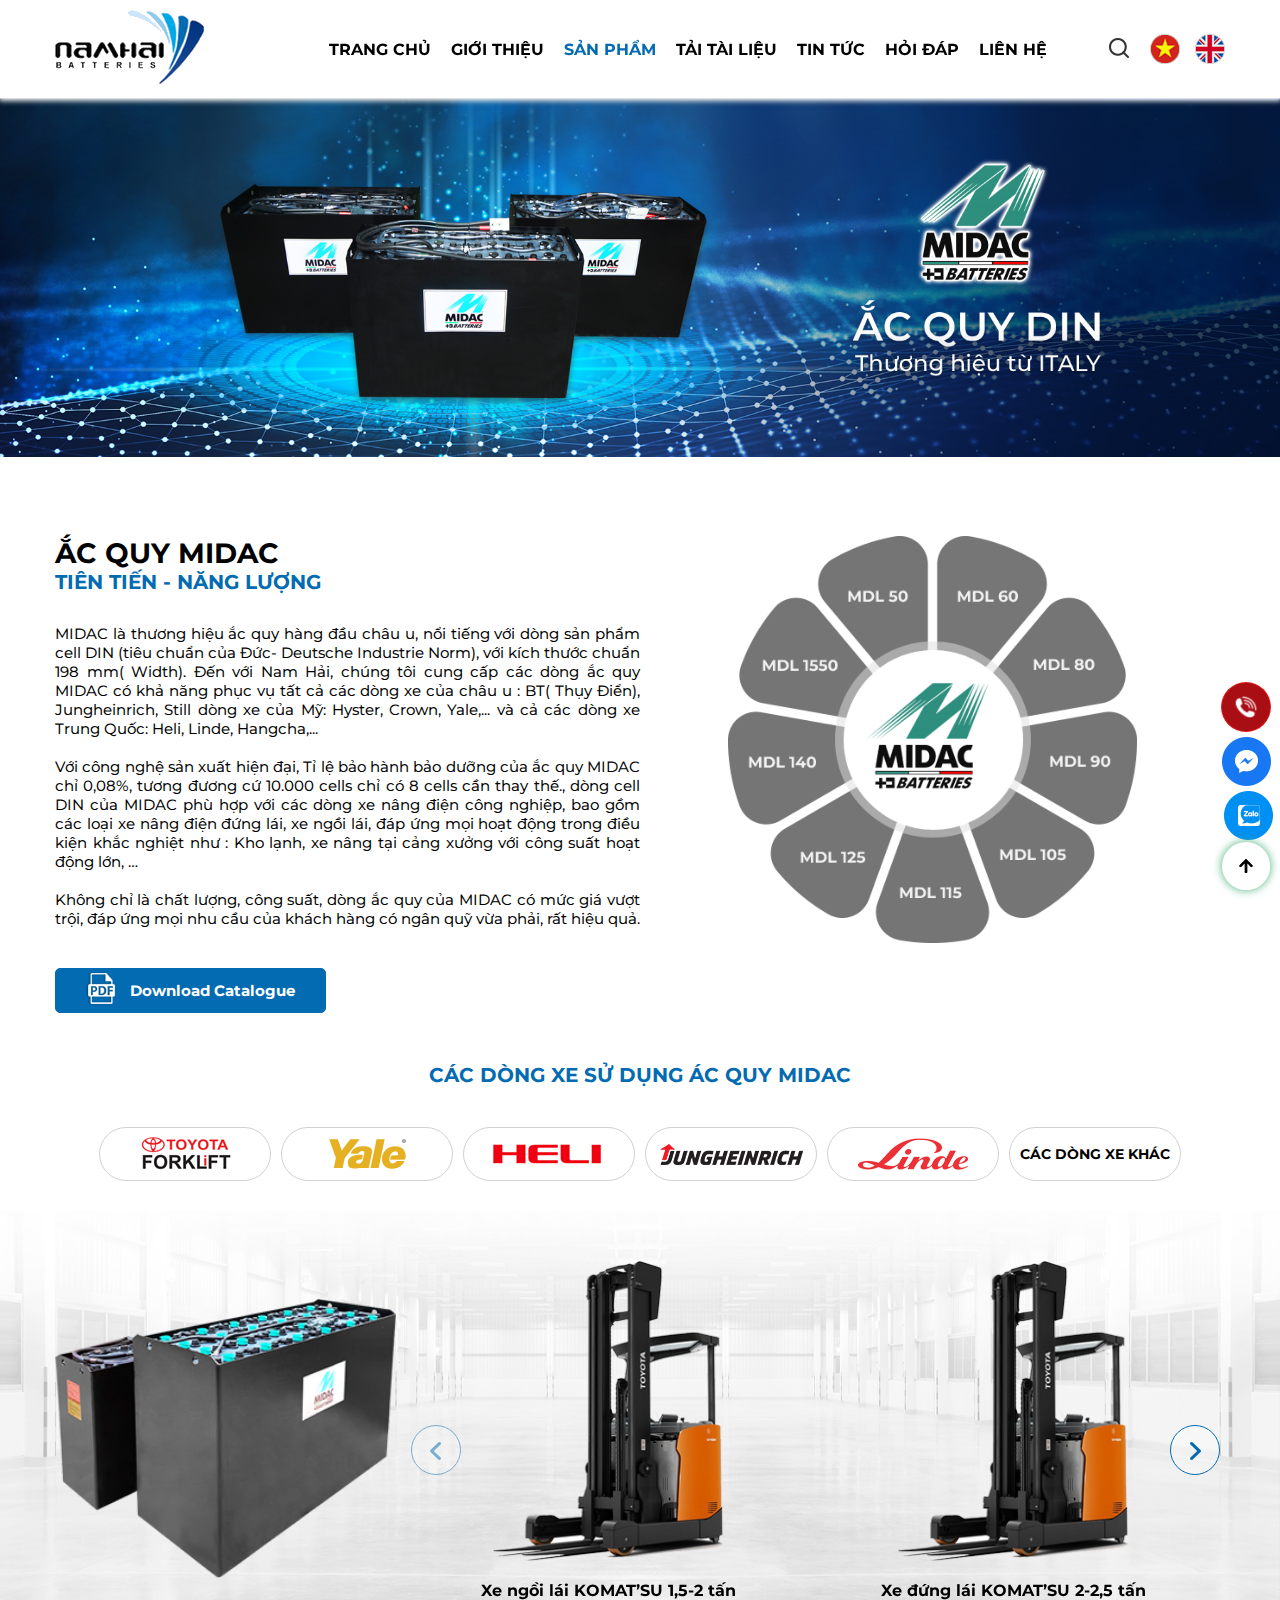
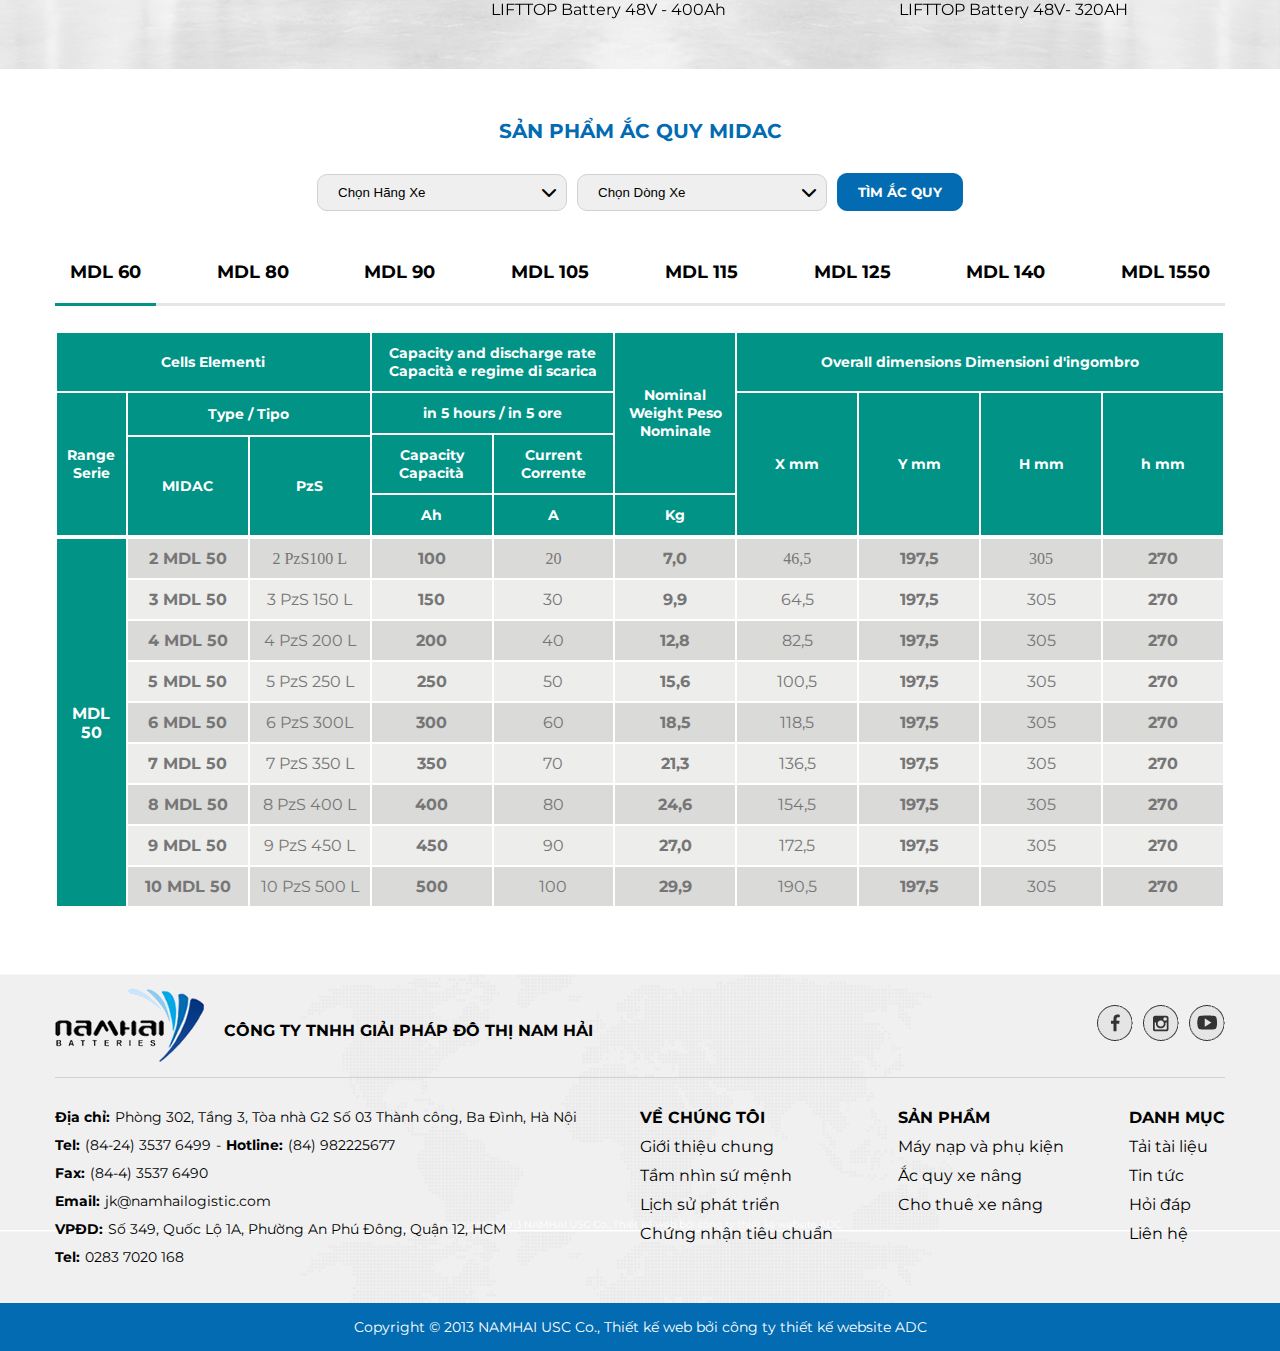
<file: ac-quy-DIN.html>
<!DOCTYPE html>
<html lang="en">
  <head>
    <meta charset="UTF-8" />
    <meta http-equiv="X-UA-Compatible" content="IE=edge" />
    <meta name="viewport" content="width=device-width, initial-scale=1.0" />
    <link rel="stylesheet" href="./css/style.css" />
    <link
      rel="stylesheet"
      href="./OwlCarousel2-2.3.4/dist/assets/owl.carousel.min.css"
    />
    <link
      rel="stylesheet"
      href="./OwlCarousel2-2.3.4/dist/assets/owl.theme.default.min.css"
    />
    <link rel="stylesheet" href="./fontawesome-free-6.4.0-web/css/all.min.css">
    <title>Document</title>
  </head>
  <body>
    <header>
      <div class="header">
        <div class="logo">
          <a href="">
            <img src="./img/bao duong sua chua/logo.webp" alt="logo" />
          </a>
        </div>
        <div class="header-right">
          <nav id="nav-menu" class="menu">
            <ul>
              <li>
                <a href="http://127.0.0.1:5500/index.html" class="menu-item"
                  >TRANG CHỦ</a
                >
              </li>
              <li>
                <a
                  href="http://127.0.0.1:5500/gioi-thieu.html"
                  class="menu-item"
                  >GIỚI THIỆU</a
                >
              </li>
              <li>
                <a
                  href="http://127.0.0.1:5500/san-pham.html"
                  class="menu-item active"
                  >SẢN PHẨM</a
                >
              </li>
              <li>
                <a
                  href="http://127.0.0.1:5500/tai-tai-lieu.html"
                  class="menu-item"
                  >TẢI TÀI LIỆU</a
                >
              </li>
              <li>
                <a href="http://127.0.0.1:5500/tin-tuc.html" class="menu-item"
                  >TIN TỨC</a
                >
              </li>
              <li>
                <a href="http://127.0.0.1:5500/hoi-dap.html" class="menu-item"
                  >HỎI ĐÁP</a
                >
              </li>
              <li>
                <a href="http://127.0.0.1:5500/lien-he.html" class="menu-item"
                  >LIÊN HỆ</a
                >
              </li>
            </ul>
          </nav>
          <div class="header-search">
            <img
              class="header-search-icon"
              src="./img/bao duong sua chua/icon-search.png"
              alt="search"
            />
            <input id="input-search" type="text" placeholder="Tìm kiếm" />
          </div>
          <div class="language">
            <img src="./img/bao duong sua chua/icon-vn.png" alt="vn" />
            <img src="./img/icon-en.webp" alt="eng" />
          </div>
          <div id="tab" class="tabbar-icon">
            <div class="bar1"></div>
            <div class="bar2"></div>
            <div class="bar3"></div>
          </div>
        </div>
      </div>
    </header>
    <div id="sync1" class="banner">
      <img class="banner-item" src="./img/product/DIN-banner.webp" alt="" />
    </div>
    <div class="product-DIN">
      <div class="product-DIN-top">
        <div class="left">
          <h2 class="product-title">ẮC QUY MIDAC</h2>
          <div class="product-title-bottom">TIÊN TIẾN - NĂNG LƯỢNG</div>
          <p class="product-text">
            MIDAC là thương hiệu ắc quy hàng đầu châu  u, nổi tiếng với dòng sản phẩm cell DIN (tiêu chuẩn của Đức- Deutsche Industrie Norm), với kích thước chuẩn 198 mm( Width). Đến với Nam Hải, chúng tôi cung cấp các dòng ắc quy MIDAC có khả năng phục vụ tất cả các dòng xe của châu  u : BT( Thụy Điển), Jungheinrich, Still dòng xe của Mỹ: Hyster, Crown, Yale,... và cả các dòng xe Trung Quốc: Heli, Linde, Hangcha,...
          <br> <br>
          Với công nghệ sản xuất hiện đại, Tỉ lệ bảo hành bảo dưỡng của ắc quy MIDAC chỉ 0,08%, tương đương cứ 10.000 cells chỉ có 8 cells cần thay thế., dòng cell DIN của MIDAC phù hợp với các dòng xe nâng điện công nghiệp, bao gồm các loại xe nâng điện đứng lái, xe ngồi lái, đáp ứng mọi hoạt động trong điều kiện khắc nghiệt như : Kho lạnh, xe nâng tại cảng xưởng với công suất hoạt động lớn, …
          <br> <br>
          Không chỉ là chất lượng, công suất, dòng ắc quy của MIDAC có mức giá vượt trội, đáp ứng mọi nhu cầu của khách hàng có ngân quỹ vừa phải, rất hiệu quả.
          </p>
          <button class="btn-download">
            <span>
              <img src="./img/product/icon-pdf.webp" alt="" />
            </span>
            <span>Download Catalogue</span>
          </button>
        </div>
        <div class="right">
          <img src="./img/product/DIN-intro.webp" alt="" />
        </div>
      </div>
      <div class="product-md">
        <div class="top">
          <div class="top-title">CÁC DÒNG XE SỬ DỤNG ÁC QUY MIDAC</div>
          <div class="list-company">
            <div class="item">
              <img src="./img/product/BS-md-logo2.webp" alt="" />
            </div>
            <div class="item">
              <img src="./img/product/DIN-logo-yale.webp" alt="" />
            </div>
            <div class="item">
              <img src="./img/product/DIN-logo-heli.webp" alt="" />
            </div>
            <div class="item">
              <img src="./img/product/DIN-logo-jungheinrich.webp" alt="" />
            </div>
            <div class="item">
              <img src="./img/product/DIN-logo-linde.webp" alt="" />
            </div>
            <div class="item">CÁC DÒNG XE KHÁC</div>
          </div>
        </div>
        <div class="bottom">
          <div class="bottom-box">
            <div class="product-img-left">
              <img src="./img/product/DIN-md-img-left.webp" alt="">
            </div>
            <div class="DIN-list-company owl-carousel owl-theme">
              <div class="item">
                <img src="./img/product/DIN-md-slider-img1.webp" alt="" />
                <div class="item-info">
                  <span>Xe ngồi lái KOMAT’SU 1,5-2 tấn</span> <br />
                  LIFTTOP Battery 48V - 400Ah
                </div>
              </div>
              <div class="item">
                <img src="./img/product/DIN-md-slider-img1.webp" alt="" />
                <div class="item-info">
                  <span>Xe đứng lái KOMAT’SU 2-2,5 tấn</span> <br />
                  LIFTTOP Battery 48V- 320AH
                </div>
              </div>
              <div class="item">
                <img src="./img/product/DIN-md-slider-img1.webp" alt="" />
                <div class="item-info">
                  <span>Xe ngồi lái KOMAT’SU 1,5-2 tấn</span> <br />
                  LIFTTOP Battery 48V - 400Ah
                </div>
              </div>
              <div class="item">
                <img src="./img/product/DIN-md-slider-img1.webp" alt="" />
                <div class="item-info">
                  <span>Xe đứng lái KOMAT’SU 2-2,5 tấn</span> <br />
                  LIFTTOP Battery 48V- 320AH
                </div>
              </div>
            </div>
          </div>
          </div>
          
      </div>
      <div class="product-DIN-bottom">
        <div class="search-product">
          <div class="search-product-top">SẢN PHẨM ẮC QUY MIDAC</div>
          <form action="" class="form-search-product">
            <div class="company">
              <select name="company">
                <option value="1">Chọn Hãng Xe</option>
                <option value="2">Chọn Hãng Xe1</option>
                <option value="3">Chọn Hãng Xe2</option>
                <option value="4">Chọn Hãng Xe3</option>
                <option value="5">Chọn Hãng Xe4</option>
              </select>
              <i class="fa-sharp fa-solid fa-chevron-down"></i>
            </div>

            <div class="type-car">
              <select name="type-car">
                <option value="0">Chọn Dòng Xe</option>
                <option value="1">Chọn Dòng Xe</option>
                <option value="2">Chọn Dòng Xe</option>
                <option value="3">Chọn Dòng Xe</option>
              </select>
              <i class="fa-sharp fa-solid fa-chevron-down"></i>
            </div>

            <button class="btn_submit" type="submit">TÌM ẮC QUY</button>
          </form>
        </div>
        <div class="menu-type-DIN">
          <a href="" class="menu-item active">MDL 60</a>
          <a href="" class="menu-item">MDL 80</a>
          <a href="" class="menu-item">MDL 90</a>
          <a href="" class="menu-item">MDL 105</a>
          <a href="" class="menu-item">MDL 115</a>
          <a href="" class="menu-item">MDL 125</a>
          <a href="" class="menu-item">MDL 140</a>
          <a href="" class="menu-item">MDL 1550</a>
        </div>
        <div class="type-detail">
          <div class="table-top">
            <table>
              <tbody>
                <tr class="row0">
                  <th colspan="3">Cells Elementi</th>
                  <th colspan="2">
                    Capacity and discharge rate Capacità e regime di scarica
                  </th>
                  <th rowspan="4">Nominal Weight Peso Nominale</th>
                  <th colspan="4">Overall dimensions Dimensioni d'ingombro</th>
                </tr>
                <tr class="row1">
                  <th rowspan="4">Range Serie</th>
                  <th colspan="2" rowspan="2">Type / Tipo</th>
                  <th colspan="2">in 5 hours / in 5 ore</th>
                  <th rowspan="4">X mm</th>
                  <th rowspan="4">Y mm</th>
                  <th rowspan="4">H mm</th>
                  <th rowspan="4">h mm</th>
                </tr>
                <tr class="row2">
                  <th rowspan="2">Capacity Capacità</th>
                  <th rowspan="2">Current Corrente</th>
                </tr>
                <tr class="row3">
                  <th rowspan="2">MIDAC</th>
                  <th rowspan="2">PzS</th>
                </tr>
                <tr class="row4">
                  <th>Ah</th>
                  <th>A</th>
                  <th>Kg</th>
                </tr>
              </tbody>
            </table>
          </div>
          
          <div class="specifications-table">
            <table>
                <tbody>
                    <tr>
                        <td rowspan="9">MDL</br>50</td>
                        <td>2 MDL 50</td>
                        <td>2 PzS100 L</td>
                        <td>100</td>
                        <td>20</td>
                        <td>7,0</td>
                        <td>46,5</td>
                        <td>197,5</td>
                        <td>305</td>
                        <td>270</td>
                    </tr>
                    <tr>
                        <td>3 MDL 50</td>
                        <td>3 PzS 150 L</td>
                        <td>150</td>
                        <td>30</td>
                        <td>9,9</td>
                        <td>64,5</td>
                        <td>197,5</td>
                        <td>305</td>
                        <td>270</td>
                    </tr>
                    <tr>
                        <td>4 MDL 50</td>
                        <td>4 PzS 200 L</td>
                        <td>200</td>
                        <td>40</td>
                        <td>12,8</td>
                        <td>82,5</td>
                        <td>197,5</td>
                        <td>305</td>
                        <td>270</td>
                    </tr>
                    <tr>
                        <td>5 MDL 50</td>
                        <td>5 PzS 250 L</td>
                        <td>250</td>
                        <td>50</td>
                        <td>15,6</td>
                        <td>100,5</td>
                        <td>197,5</td>
                        <td>305</td>
                        <td>270</td>
                    </tr>
                    <tr>
                        <td>6 MDL 50</td>
                        <td>6 PzS 300L</td>
                        <td>300</td>
                        <td>60</td>
                        <td>18,5</td>
                        <td>118,5</td>
                        <td>197,5</td>
                        <td>305</td>
                        <td>270</td>
                    </tr>
                    <tr>
                        <td>7 MDL 50</td>
                        <td>7 PzS 350 L</td>
                        <td>350</td>
                        <td>70</td>
                        <td>21,3</td>
                        <td>136,5</td>
                        <td>197,5</td>
                        <td>305</td>
                        <td>270</td>
                    </tr>
                    <tr>
                        <td>8 MDL 50</td>
                        <td>8 PzS 400 L</td>
                        <td>400</td>
                        <td>80</td>
                        <td>24,6</td>
                        <td>154,5</td>
                        <td>197,5</td>
                        <td>305</td>
                        <td>270</td>
                    </tr>
                    <tr>
                        <td>9 MDL 50</td>
                        <td>9 PzS 450 L</td>
                        <td>450</td>
                        <td>90</td>
                        <td>27,0</td>
                        <td>172,5</td>
                        <td>197,5</td>
                        <td>305</td>
                        <td>270</td>
                    </tr>
                    <tr>
                        <td>10 MDL 50</td>
                        <td>10 PzS 500 L</td>
                        <td>500</td>
                        <td>100</td>
                        <td>29,9</td>
                        <td>190,5</td>
                        <td>197,5</td>
                        <td>305</td>
                        <td>270</td>
                    </tr>
                </tbody>
            </table>
        </div>
        </div>
      </div>
    </div>
    <div class="tap-body">
      <a href="tel:+0982225677" title="098 222 5677" class="tap-icon-phone">
        <img src="./img/bao duong sua chua/icon-phone-call.png" alt="" />
        <div class="bg-ring"></div>
      </a>
      <a href="#" class="tap-icon-message">
        <img src="./img/bao duong sua chua/icon-message.png" alt="" />
      </a>
      <a href="#" class="tap-icon-zalo">
        <img src="./img/bao duong sua chua/icon-zalo.png" alt="icon-zalo" />
      </a>
      <a href="#top" class="tap-up-page">
        <img src="./img/bao duong sua chua/icon-tap-top.webp" alt="" />
      </a>
    </div>
    <footer>
      <div class="footer">
        <div class="footer-top">
          <div class="footer-top-left">
            <img src="./img/bao duong sua chua/logo.webp" alt="" />
            <div class="footer-top-left-text">
              CÔNG TY TNHH GIẢI PHÁP ĐÔ THỊ NAM HẢI
            </div>
          </div>
          <div class="footer-top-right">
            <a href="" class="footer-top-right-item">
              <img src="./img/bao duong sua chua/icon-fb.webp" alt="" />
            </a>
            <a href="" class="footer-top-right-item">
              <img src="./img/bao duong sua chua/icon-instagram.webp" alt="" />
            </a>
            <a href="" class="footer-top-right-item">
              <img src="./img/bao duong sua chua/icon-youtube.webp" alt="" />
            </a>
          </div>
        </div>
        <div class="footer-md">
          <div class="footer-md-left">
            <div class="footer-md-left-item">
              <div class="footer-md-left-item-title">Địa chỉ:</div>
              <div class="footer-md-left-item-text">
                Phòng 302, Tầng 3, Tòa nhà G2 Số 03 Thành công, Ba Đình, Hà Nội
              </div>
            </div>
            <div class="footer-md-left-item">
              <div class="footer-md-left-item-tel">
                <div class="footer-md-left-item-title">Tel:</div>
                <a href="tel:+02435376499" class="footer-md-left-item-text"
                  >(84-24) 3537 6499</a
                >
              </div>
              <div>-</div>
              <div class="footer-md-left-item-hotline">
                <div class="footer-md-left-item-title">Hotline:</div>
                <a href="tel:+0982225677" class="footer-md-left-item-text"
                  >(84) 982225677</a
                >
              </div>
            </div>
            <div class="footer-md-left-item">
              <div class="footer-md-left-item-title">Fax:</div>
              <a href="tel:+0435376490" class="footer-md-left-item-text"
                >(84-4) 3537 6490</a
              >
            </div>
            <div class="footer-md-left-item">
              <div class="footer-md-left-item-title">Email:</div>
              <a href="#" class="footer-md-left-item-text"
                >jk@namhailogistic.com</a
              >
            </div>
            <div class="footer-md-left-item">
              <div class="footer-md-left-item-title">VPĐD:</div>
              <div class="footer-md-left-item-text">
                Số 349, Quốc Lộ 1A, Phường An Phú Đông, Quận 12, HCM
              </div>
            </div>
            <div class="footer-md-left-item">
              <div class="footer-md-left-item-title">Tel:</div>
              <a href="tel:+02837020168" class="footer-md-left-item-text"
                >0283 7020 168</a
              >
            </div>
          </div>
          <div class="footer-md-right">
            <div class="footer-md-right-row">
              <div class="footer-md-right-row-top">VỀ CHÚNG TÔI</div>
              <div class="footer-md-right-row-bottom">
                <ul>
                  <li>
                    <a href="" class="footer-md-right-item">Giới thiệu chung</a>
                  </li>
                  <li>
                    <a href="" class="footer-md-right-item">Tầm nhìn sứ mệnh</a>
                  </li>
                  <li>
                    <a href="" class="footer-md-right-item"
                      >Lịch sử phát triển</a
                    >
                  </li>
                  <li>
                    <a href="" class="footer-md-right-item"
                      >Chứng nhận tiêu chuẩn</a
                    >
                  </li>
                </ul>
              </div>
            </div>
            <div class="footer-md-right-row">
              <div class="footer-md-right-row-top">SẢN PHẨM</div>
              <div class="footer-md-right-row-bottom">
                <ul>
                  <li>
                    <a href="" class="footer-md-right-item"
                      >Máy nạp và phụ kiện</a
                    >
                  </li>
                  <li>
                    <a href="" class="footer-md-right-item">Ắc quy xe nâng</a>
                  </li>
                  <li>
                    <a href="" class="footer-md-right-item">Cho thuê xe nâng</a>
                  </li>
                </ul>
              </div>
            </div>
            <div class="footer-md-right-row">
              <div class="footer-md-right-row-top">DANH MỤC</div>
              <div class="footer-md-right-row-bottom">
                <ul>
                  <li>
                    <a href="" class="footer-md-right-item">Tải tài liệu</a>
                  </li>
                  <li><a href="" class="footer-md-right-item">Tin tức</a></li>
                  <li><a href="" class="footer-md-right-item">Hỏi đáp</a></li>
                  <li><a href="" class="footer-md-right-item">Liên hệ</a></li>
                </ul>
              </div>
            </div>
          </div>
        </div>
      </div>
      <div class="footer-bottom">
        <div class="footer-bottom-text">
          Copyright © 2013 NAMHAI USC Co., Thiết kế web bởi công ty thiết kế
          website ADC
        </div>
      </div>
    </footer>
    <script src="./js/jquery.min.js"></script>
    <script src="./OwlCarousel2-2.3.4/dist/owl.carousel.min.js"></script>
    <script src="./js/slider.js"></script>
  </body>
</html>
</file>
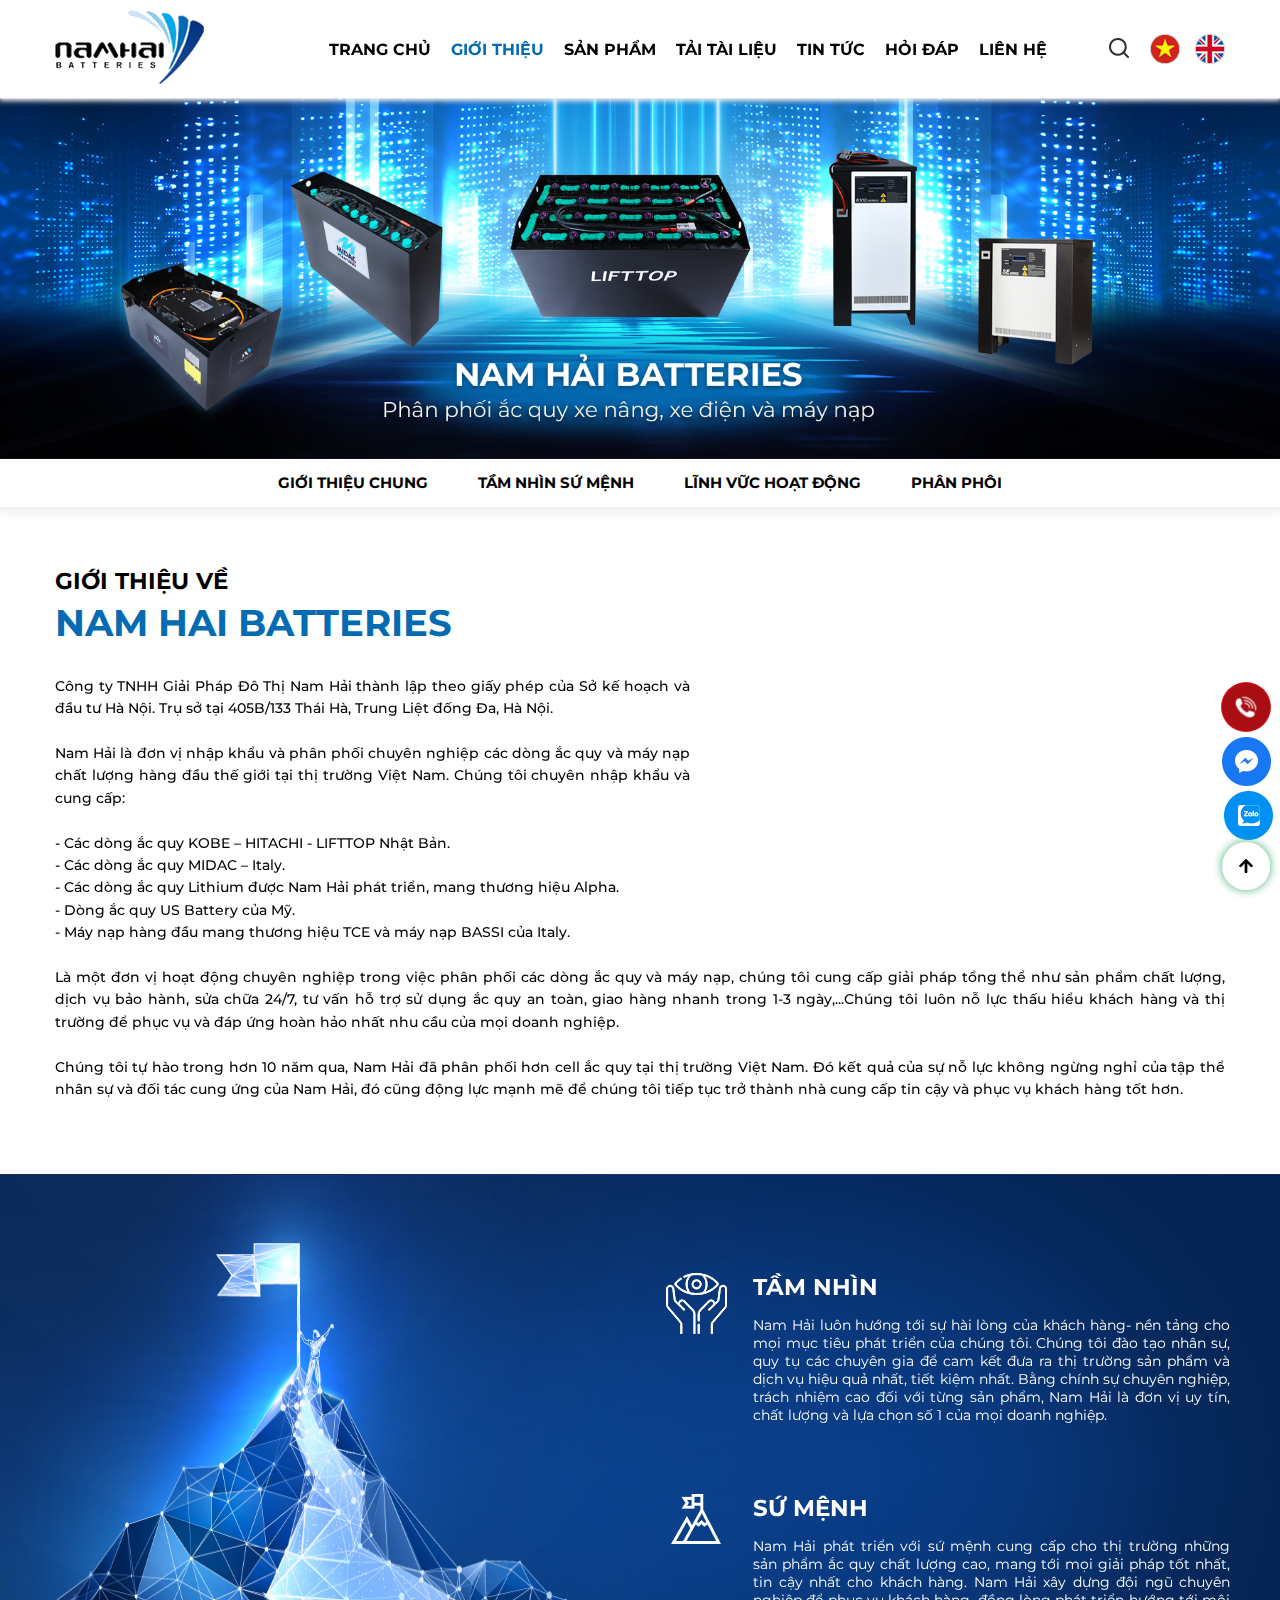
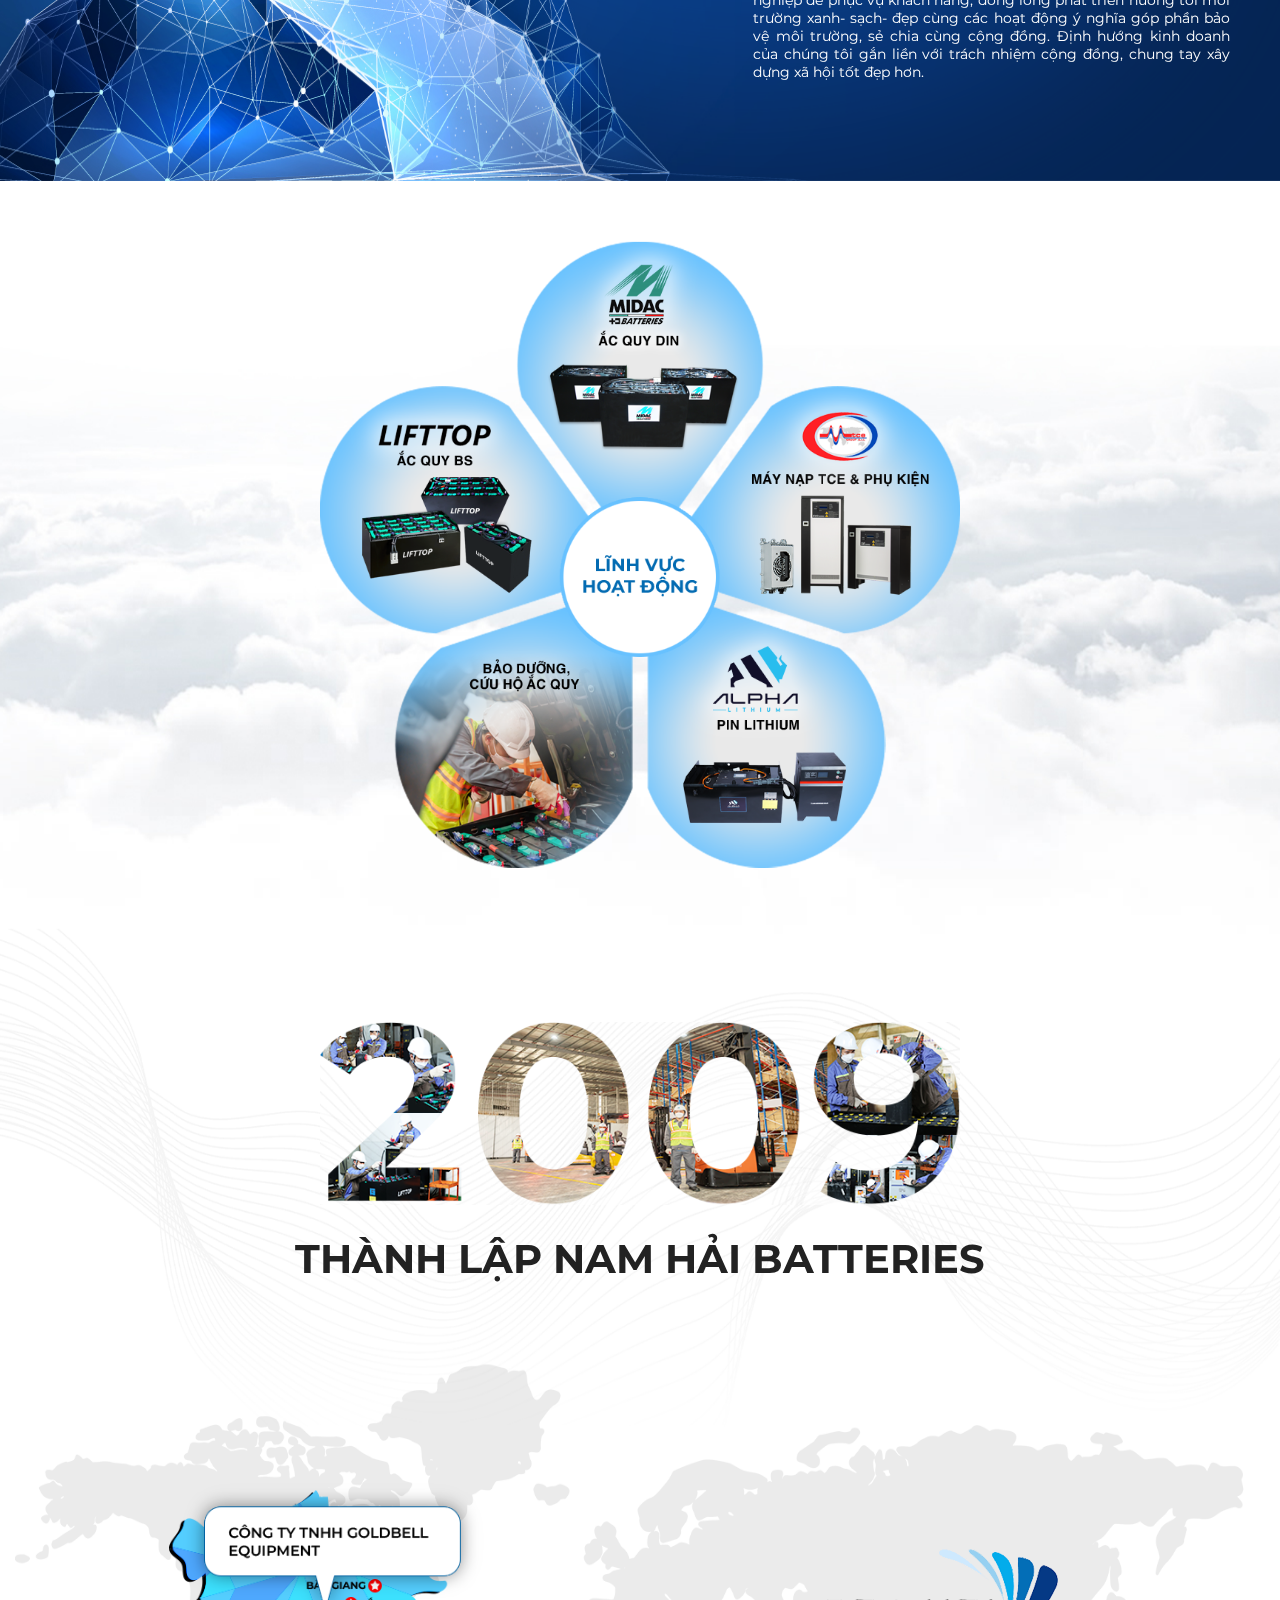
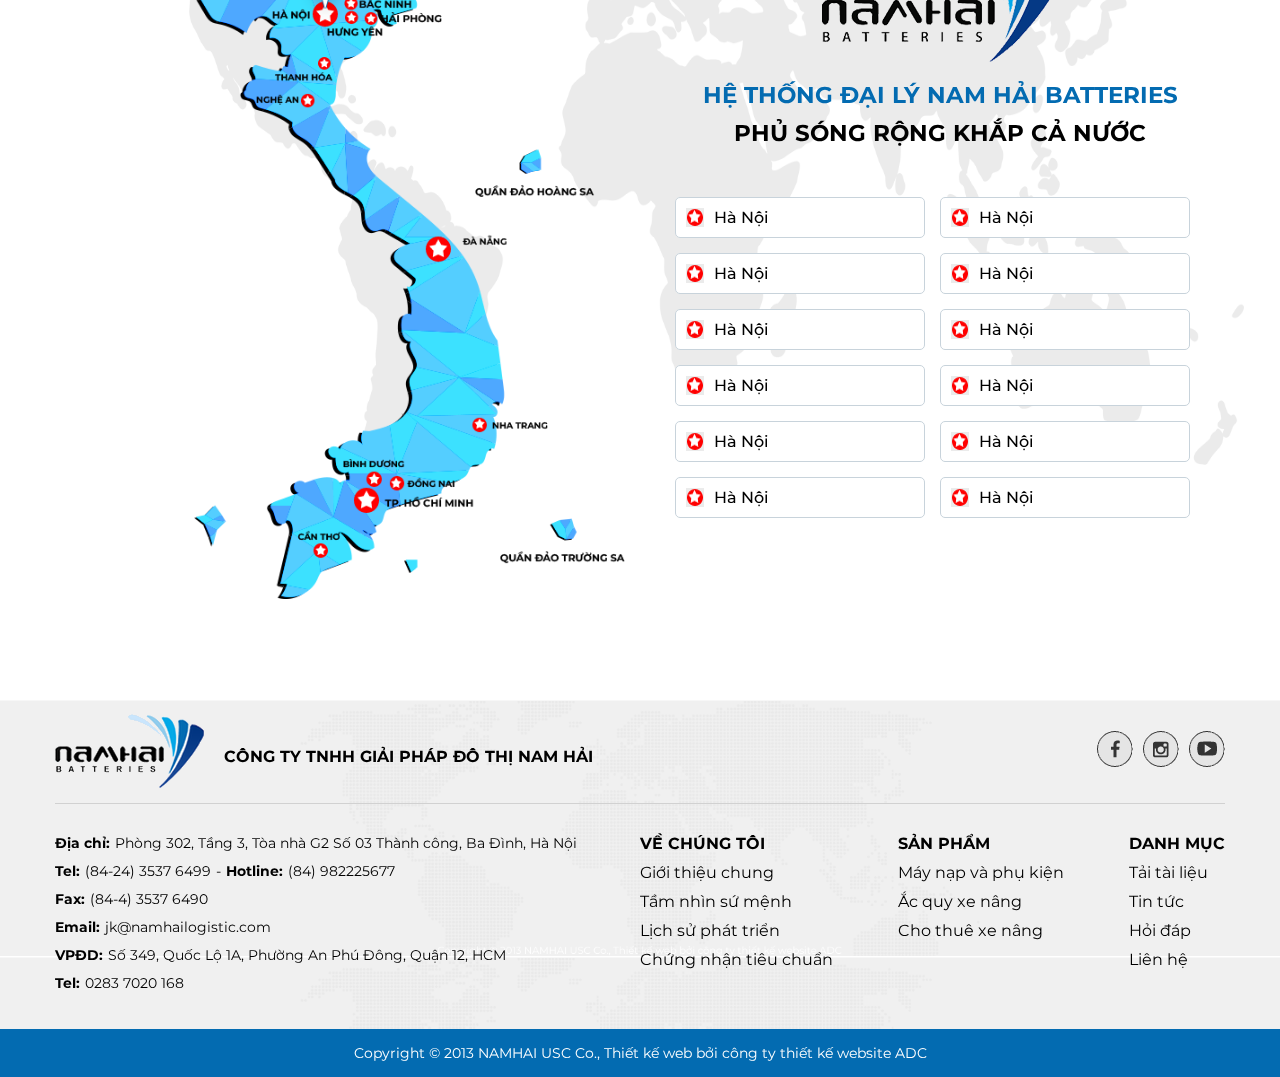
<file: gioi-thieu.html>
<!DOCTYPE html>
<html lang="en">
  <head>
    <meta charset="UTF-8" />
    <meta http-equiv="X-UA-Compatible" content="IE=edge" />
    <meta name="viewport" content="width=device-width, initial-scale=1.0" />
    <link rel="stylesheet" href="./css/style.css" />
    <link
      rel="stylesheet"
      href="./OwlCarousel2-2.3.4/dist/assets/owl.carousel.min.css"
    />
    <link
      rel="stylesheet"
      href="./OwlCarousel2-2.3.4/dist/assets/owl.theme.default.min.css"
    />
    <link
      rel="stylesheet"
      href="./fontawesome-free-6.4.0-web/css/all.min.css"
    />
    <title>Document</title>
  </head>
  <body>
    <header>
      <div class="header">
        <div class="logo">
          <a href="">
            <img src="./img/bao duong sua chua/logo.webp" alt="logo" />
          </a>
        </div>
        <div class="header-right">
          <nav id="nav-menu" class="menu">
            <ul>
              <li>
                <a href="http://127.0.0.1:5500/index.html" class="menu-item"
                  >TRANG CHỦ</a
                >
              </li>
              <li>
                <a
                  href="http://127.0.0.1:5500/gioi-thieu.html"
                  class="menu-item active"
                  >GIỚI THIỆU</a
                >
              </li>
              <li>
                <a href="http://127.0.0.1:5500/san-pham.html" class="menu-item"
                  >SẢN PHẨM</a
                >
              </li>
              <li>
                <a
                  href="http://127.0.0.1:5500/tai-tai-lieu.html"
                  class="menu-item"
                  >TẢI TÀI LIỆU</a
                >
              </li>
              <li>
                <a href="http://127.0.0.1:5500/tin-tuc.html" class="menu-item"
                  >TIN TỨC</a
                >
              </li>
              <li>
                <a href="http://127.0.0.1:5500/hoi-dap.html" class="menu-item"
                  >HỎI ĐÁP</a
                >
              </li>
              <li>
                <a href="http://127.0.0.1:5500/lien-he.html" class="menu-item"
                  >LIÊN HỆ</a
                >
              </li>
            </ul>
          </nav>
          <div class="header-search">
            <img
              class="header-search-icon"
              src="./img/bao duong sua chua/icon-search.png"
              alt="search"
            />
            <input id="input-search" type="text" placeholder="Tìm kiếm" />
          </div>
          <div class="language">
            <img src="./img/bao duong sua chua/icon-vn.png" alt="vn" />
            <img src="./img/icon-en.webp" alt="eng" />
          </div>
          <div id="tab" class="tabbar-icon">
            <div class="bar1"></div>
            <div class="bar2"></div>
            <div class="bar3"></div>
          </div>
        </div>
      </div>
    </header>

    <div id="sync1" class="banner">
      <img class="banner-item" src="./img/gioi-thieu/banner.webp" alt="" />
    </div>
    <div id="sync2" class="menu-introduction">
      <div class="menu-page">
        <a href="" class="menu-page-item">GIỚI THIỆU CHUNG</a>
        <a href="" class="menu-page-item">TẦM NHÌN SỨ MỆNH</a>
        <a href="" class="menu-page-item">LĨNH VỮC HOẠT ĐỘNG</a>
        <a href="" class="menu-page-item">PHÂN PHÔI</a>
      </div>
    </div>
    <div class="introduction">
      <div class="introduction-top">
        <div class="title">
          <div>GIỚI THIỆU VỀ</div>
          <h1 class="title-name">NAM HAI BATTERIES</h1>
        </div>
        <div class="introduction-content">
          <div class="introduction-content-video">
            <iframe
              width="500px"
              height="280px"
              src="https://www.youtube.com/embed/yET2SBRuNm0"
              title="YouTube video player"
              frameborder="0"
              allow="accelerometer; autoplay; clipboard-write; encrypted-media; gyroscope; picture-in-picture; web-share"
              allowfullscreen
            ></iframe>
          </div>
          <div class="introduction-content-text">
            Công ty TNHH Giải Pháp Đô Thị Nam Hải thành lập theo giấy phép của
            Sở kế hoạch và đầu tư Hà Nội. Trụ sở tại 405B/133 Thái Hà, Trung
            Liệt đống Đa, Hà Nội.
            <br />
            <br />
            Nam Hải là đơn vị nhập khẩu và phân phối chuyên nghiệp các dòng ắc
            quy và máy nạp chất lượng hàng đầu thế giới tại thị trường Việt Nam.
            Chúng tôi chuyên nhập khẩu và cung cấp:
            <br />
            <br />
            - Các dòng ắc quy KOBE – HITACHI - LIFTTOP Nhật Bản. <br />
            - Các dòng ắc quy MIDAC – Italy. <br />
            - Các dòng ắc quy Lithium được Nam Hải phát triển, mang thương hiệu
            Alpha. <br />
            - Dòng ắc quy US Battery của Mỹ. <br />
            - Máy nạp hàng đầu mang thương hiệu TCE và máy nạp BASSI của Italy.
            <br />
            <br />
            Là một đơn vị hoạt động chuyên nghiệp trong việc phân phối các dòng
            ắc quy và máy nạp, chúng tôi cung cấp giải pháp tổng thể như sản
            phẩm chất lượng, dịch vụ bảo hành, sửa chữa 24/7, tư vấn hỗ trợ sử
            dụng ắc quy an toàn, giao hàng nhanh trong 1-3 ngày,...Chúng tôi
            luôn nỗ lực thấu hiểu khách hàng và thị trường để phục vụ và đáp ứng
            hoàn hảo nhất nhu cầu của mọi doanh nghiệp.
            <br />
            <br />
            Chúng tôi tự hào trong hơn 10 năm qua, Nam Hải đã phân phối hơn cell
            ắc quy tại thị trường Việt Nam. Đó kết quả của sự nỗ lực không ngừng
            nghỉ của tập thể nhân sự và đối tác cung ứng của Nam Hải, đó cũng
            động lực mạnh mẽ để chúng tôi tiếp tục trở thành nhà cung cấp tin
            cậy và phục vụ khách hàng tốt hơn.
            <br />
            <br />
          </div>
        </div>
      </div>
      <div class="vision">
        <div class="vision-about">
          <div class="vision-box">
            <div class="vision-box-img">
              <img src="./img/gioi-thieu/tam-nhin.webp" alt="" />
            </div>
            <div class="vision-content">
              <div class="vision-title">TẦM NHÌN</div>
              <div class="vision-text">
                Nam Hải luôn hướng tới sự hài lòng của khách hàng- nền tảng cho
                mọi mục tiêu phát triển của chúng tôi. Chúng tôi đào tạo nhân
                sự, quy tụ các chuyên gia để cam kết đưa ra thị trường sản phẩm
                và dịch vụ hiệu quả nhất, tiết kiệm nhất. Bằng chính sự chuyên
                nghiệp, trách nhiệm cao đối với từng sản phẩm, Nam Hải là đơn vị
                uy tín, chất lượng và lựa chọn số 1 của mọi doanh nghiệp.
              </div>
            </div>
          </div>
          <div class="vision-box">
            <div class="vision-box-img">
              <img src="./img/gioi-thieu/su-menh.webp" alt="" />
            </div>
            <div class="vision-content">
              <div class="vision-title">SỨ MỆNH</div>
              <div class="vision-text">
                Nam Hải phát triển với sứ mệnh cung cấp cho thị trường những sản
                phẩm ắc quy chất lượng cao, mang tới mọi giải pháp tốt nhất, tin
                cậy nhất cho khách hàng. Nam Hải xây dựng đội ngũ chuyên nghiệp
                để phục vụ khách hàng, đồng lòng phát triển hướng tới môi trường
                xanh- sạch- đẹp cùng các hoạt động ý nghĩa góp phần bảo vệ môi
                trường, sẻ chia cùng cộng đồng. Định hướng kinh doanh của chúng
                tôi gắn liền với trách nhiệm cộng đồng, chung tay xây dựng xã
                hội tốt đẹp hơn.
              </div>
            </div>
          </div>
        </div>
      </div>
      <div class="introduction-bottom">
        <div class="introduction-bottom-top">
          <img src="./img/gioithieu/field-img.webp" alt="" />
        </div>
        <div class="introduction-bottom-md">
          <div class="introduction-bottom-md-img">
            <img src="./img/gioithieu/year-img.webp" alt="" />
          </div>
          <div class="introduction-bottom-md-text">
            THÀNH LẬP NAM HẢI BATTERIES
          </div>
        </div>
        <div class="introduction-bottom-bottom">
          <div class="left">
            <img src="./img/gioithieu/img-gioithieu-vn.webp" alt="" />
          </div>
          <div class="right">
            <div class="right-logo">
              <img src="./img/gioithieu/agency-logo.webp" alt="" />
            </div>
            <div class="right-title">HỆ THỐNG ĐẠI LÝ NAM HẢI BATTERIES</div>
            <div class="right-text">PHỦ SÓNG RỘNG KHẮP CẢ NƯỚC</div>
            <div class="right-list">
              <div class="item">
                <img src="./img/gioithieu/agency-icon.webp" alt="" />
                <div class="item-text">Hà Nội</div>
              </div>
              <div class="item">
                <img src="./img/gioithieu/agency-icon.webp" alt="" />
                <div class="item-text">Hà Nội</div>
              </div>
              <div class="item">
                <img src="./img/gioithieu/agency-icon.webp" alt="" />
                <div class="item-text">Hà Nội</div>
              </div>
              <div class="item">
                <img src="./img/gioithieu/agency-icon.webp" alt="" />
                <div class="item-text">Hà Nội</div>
              </div>
              <div class="item">
                <img src="./img/gioithieu/agency-icon.webp" alt="" />
                <div class="item-text">Hà Nội</div>
              </div>
              <div class="item">
                <img src="./img/gioithieu/agency-icon.webp" alt="" />
                <div class="item-text">Hà Nội</div>
              </div>
              <div class="item">
                <img src="./img/gioithieu/agency-icon.webp" alt="" />
                <div class="item-text">Hà Nội</div>
              </div>
              <div class="item">
                <img src="./img/gioithieu/agency-icon.webp" alt="" />
                <div class="item-text">Hà Nội</div>
              </div>
              <div class="item">
                <img src="./img/gioithieu/agency-icon.webp" alt="" />
                <div class="item-text">Hà Nội</div>
              </div>
              <div class="item">
                <img src="./img/gioithieu/agency-icon.webp" alt="" />
                <div class="item-text">Hà Nội</div>
              </div>
              <div class="item">
                <img src="./img/gioithieu/agency-icon.webp" alt="" />
                <div class="item-text">Hà Nội</div>
              </div>
              <div class="item">
                <img src="./img/gioithieu/agency-icon.webp" alt="" />
                <div class="item-text">Hà Nội</div>
              </div>
            </div>
          </div>
        </div>
      </div>
    </div>

    <div class="tap-body">
      <a href="tel:+0982225677" title="098 222 5677" class="tap-icon-phone">
        <img src="./img/bao duong sua chua/icon-phone-call.png" alt="" />
        <div class="bg-ring"></div>
      </a>
      <a href="#" class="tap-icon-message">
        <img src="./img/bao duong sua chua/icon-message.png" alt="" />
      </a>
      <a href="#" class="tap-icon-zalo">
        <img src="./img/bao duong sua chua/icon-zalo.png" alt="icon-zalo" />
      </a>
      <a href="#top" class="tap-up-page">
        <img src="./img/bao duong sua chua/icon-tap-top.webp" alt="" />
      </a>
    </div>
    <footer>
      <div class="footer">
        <div class="footer-top">
          <div class="footer-top-left">
            <img src="./img/bao duong sua chua/logo.webp" alt="" />
            <div class="footer-top-left-text">
              CÔNG TY TNHH GIẢI PHÁP ĐÔ THỊ NAM HẢI
            </div>
          </div>
          <div class="footer-top-right">
            <a href="" class="footer-top-right-item">
              <img src="./img/bao duong sua chua/icon-fb.webp" alt="" />
            </a>
            <a href="" class="footer-top-right-item">
              <img src="./img/bao duong sua chua/icon-instagram.webp" alt="" />
            </a>
            <a href="" class="footer-top-right-item">
              <img src="./img/bao duong sua chua/icon-youtube.webp" alt="" />
            </a>
          </div>
        </div>
        <div class="footer-md">
          <div class="footer-md-left">
            <div class="footer-md-left-item">
              <div class="footer-md-left-item-title">Địa chỉ:</div>
              <div class="footer-md-left-item-text">
                Phòng 302, Tầng 3, Tòa nhà G2 Số 03 Thành công, Ba Đình, Hà Nội
              </div>
            </div>
            <div class="footer-md-left-item">
              <div class="footer-md-left-item-tel">
                <div class="footer-md-left-item-title">Tel:</div>
                <a href="tel:+02435376499" class="footer-md-left-item-text"
                  >(84-24) 3537 6499</a
                >
              </div>
              <div>-</div>
              <div class="footer-md-left-item-hotline">
                <div class="footer-md-left-item-title">Hotline:</div>
                <a href="tel:+0982225677" class="footer-md-left-item-text"
                  >(84) 982225677</a
                >
              </div>
            </div>
            <div class="footer-md-left-item">
              <div class="footer-md-left-item-title">Fax:</div>
              <a href="tel:+0435376490" class="footer-md-left-item-text"
                >(84-4) 3537 6490</a
              >
            </div>
            <div class="footer-md-left-item">
              <div class="footer-md-left-item-title">Email:</div>
              <a href="#" class="footer-md-left-item-text"
                >jk@namhailogistic.com</a
              >
            </div>
            <div class="footer-md-left-item">
              <div class="footer-md-left-item-title">VPĐD:</div>
              <div class="footer-md-left-item-text">
                Số 349, Quốc Lộ 1A, Phường An Phú Đông, Quận 12, HCM
              </div>
            </div>
            <div class="footer-md-left-item">
              <div class="footer-md-left-item-title">Tel:</div>
              <a href="tel:+02837020168" class="footer-md-left-item-text"
                >0283 7020 168</a
              >
            </div>
          </div>
          <div class="footer-md-right">
            <div class="footer-md-right-row">
              <div class="footer-md-right-row-top">VỀ CHÚNG TÔI</div>
              <div class="footer-md-right-row-bottom">
                <ul>
                  <li>
                    <a href="" class="footer-md-right-item">Giới thiệu chung</a>
                  </li>
                  <li>
                    <a href="" class="footer-md-right-item">Tầm nhìn sứ mệnh</a>
                  </li>
                  <li>
                    <a href="" class="footer-md-right-item"
                      >Lịch sử phát triển</a
                    >
                  </li>
                  <li>
                    <a href="" class="footer-md-right-item"
                      >Chứng nhận tiêu chuẩn</a
                    >
                  </li>
                </ul>
              </div>
            </div>
            <div class="footer-md-right-row">
              <div class="footer-md-right-row-top">SẢN PHẨM</div>
              <div class="footer-md-right-row-bottom">
                <ul>
                  <li>
                    <a href="" class="footer-md-right-item"
                      >Máy nạp và phụ kiện</a
                    >
                  </li>
                  <li>
                    <a href="" class="footer-md-right-item">Ắc quy xe nâng</a>
                  </li>
                  <li>
                    <a href="" class="footer-md-right-item">Cho thuê xe nâng</a>
                  </li>
                </ul>
              </div>
            </div>
            <div class="footer-md-right-row">
              <div class="footer-md-right-row-top">DANH MỤC</div>
              <div class="footer-md-right-row-bottom">
                <ul>
                  <li>
                    <a href="" class="footer-md-right-item">Tải tài liệu</a>
                  </li>
                  <li><a href="" class="footer-md-right-item">Tin tức</a></li>
                  <li><a href="" class="footer-md-right-item">Hỏi đáp</a></li>
                  <li><a href="" class="footer-md-right-item">Liên hệ</a></li>
                </ul>
              </div>
            </div>
          </div>
        </div>
      </div>
      <div class="footer-bottom">
        <div class="footer-bottom-text">
          Copyright © 2013 NAMHAI USC Co., Thiết kế web bởi công ty thiết kế
          website ADC
        </div>
      </div>
    </footer>
    <script src="./js/jquery.min.js"></script>
    <script src="./OwlCarousel2-2.3.4/dist/owl.carousel.min.js"></script>
    <script src="./js/slider.js"></script>
  </body>
</html>
</file>
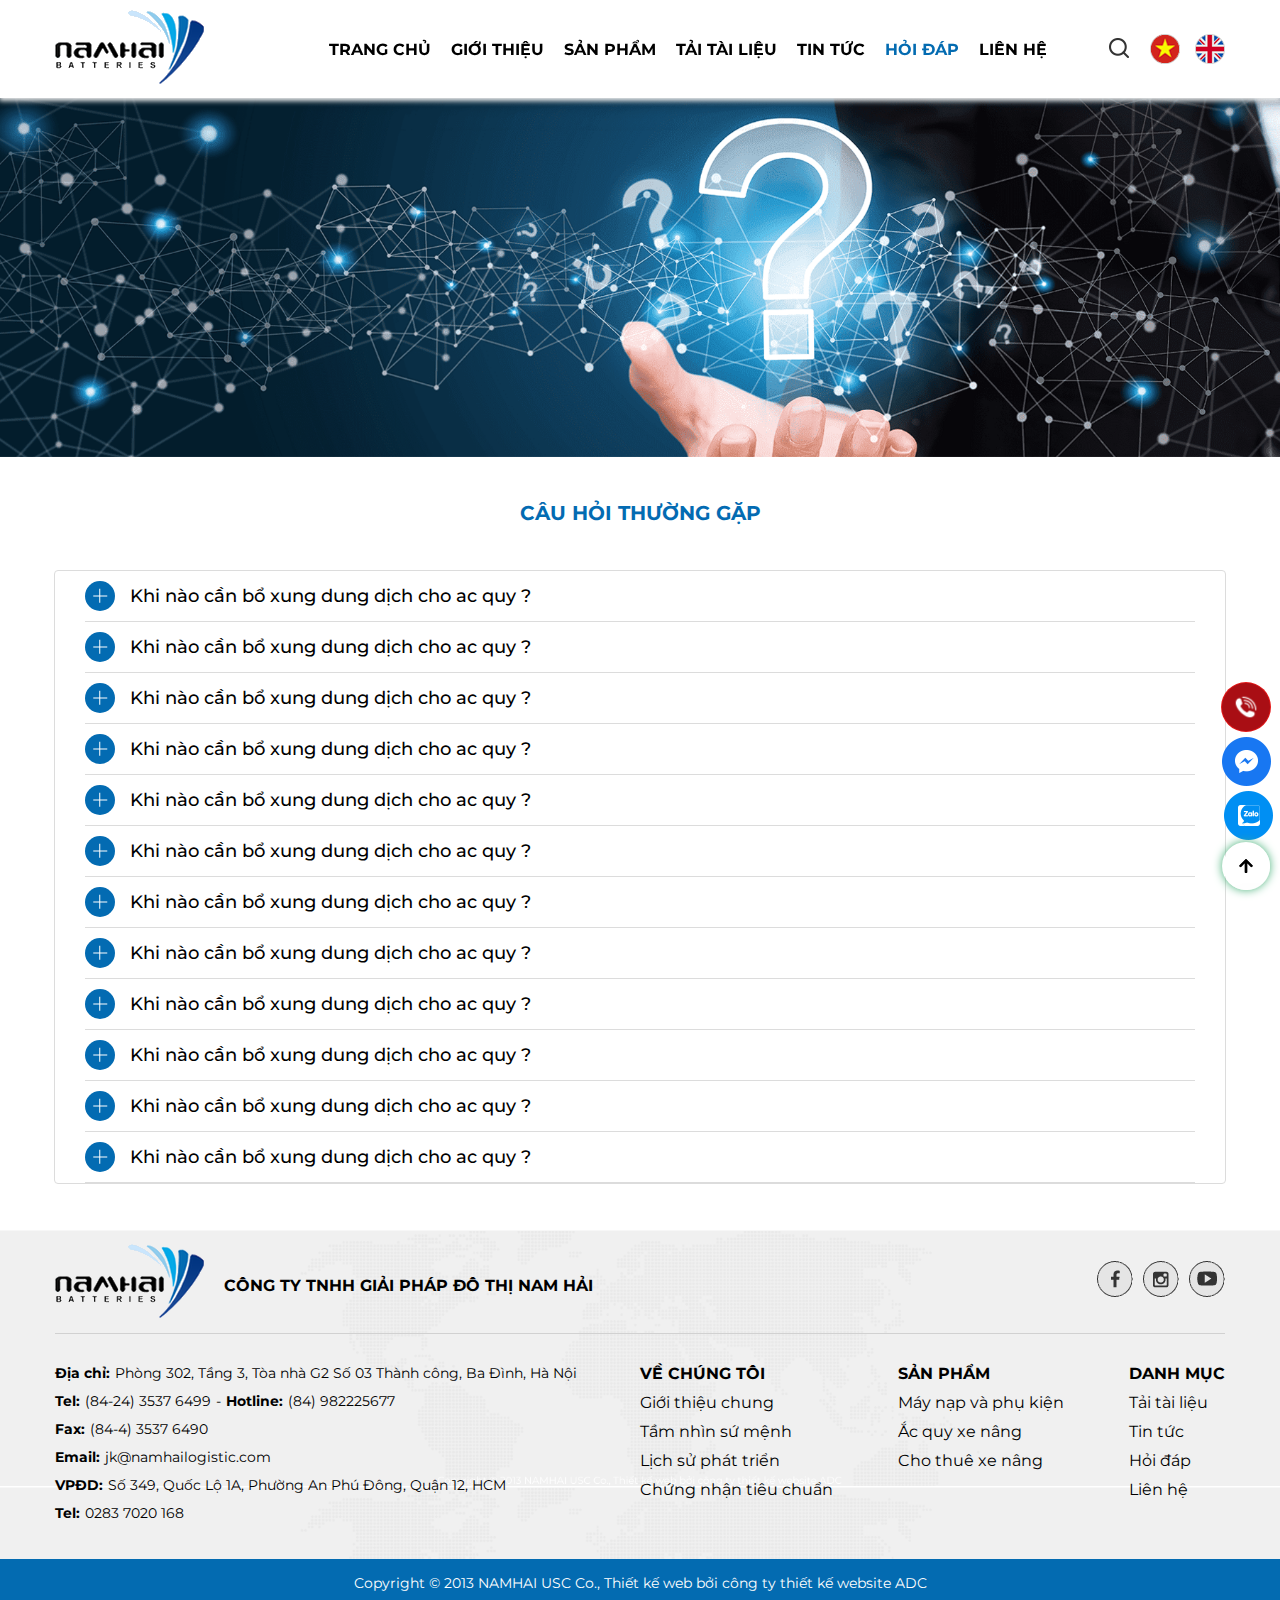
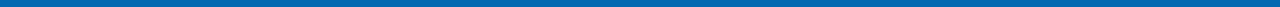
<file: hoi-dap.html>
<!DOCTYPE html>
<html lang="en">
  <head>
    <meta charset="UTF-8" />
    <meta http-equiv="X-UA-Compatible" content="IE=edge" />
    <meta name="viewport" content="width=device-width, initial-scale=1.0" />
    <link rel="stylesheet" href="./css/style.css" />
    <link
      rel="stylesheet"
      href="./OwlCarousel2-2.3.4/dist/assets/owl.carousel.min.css"
    />
    <link
      rel="stylesheet"
      href="./OwlCarousel2-2.3.4/dist/assets/owl.theme.default.min.css"
    />
    <link
      rel="stylesheet"
      href="./fontawesome-free-6.4.0-web/css/all.min.css"
    />
    <title>Document</title>
  </head>
  <body>
    <header>
      <div class="header">
        <div class="logo">
          <a href="">
            <img src="./img/bao duong sua chua/logo.webp" alt="logo" />
          </a>
        </div>
        <div class="header-right">
          <nav id="nav-menu" class="menu">
            <ul>
              <li>
                <a href="http://127.0.0.1:5500/index.html" class="menu-item"
                  >TRANG CHỦ</a
                >
              </li>
              <li>
                <a
                  href="http://127.0.0.1:5500/gioi-thieu.html"
                  class="menu-item"
                  >GIỚI THIỆU</a
                >
              </li>
              <li>
                <a href="http://127.0.0.1:5500/san-pham.html" class="menu-item"
                  >SẢN PHẨM</a
                >
              </li>
              <li>
                <a
                  href="http://127.0.0.1:5500/tai-tai-lieu.html"
                  class="menu-item"
                  >TẢI TÀI LIỆU</a
                >
              </li>
              <li>
                <a href="http://127.0.0.1:5500/tin-tuc.html" class="menu-item"
                  >TIN TỨC</a
                >
              </li>
              <li>
                <a
                  href="http://127.0.0.1:5500/hoi-dap.html"
                  class="menu-item active"
                  >HỎI ĐÁP</a
                >
              </li>
              <li>
                <a href="http://127.0.0.1:5500/lien-he.html" class="menu-item"
                  >LIÊN HỆ</a
                >
              </li>
            </ul>
          </nav>
          <div class="header-search">
            <img
              class="header-search-icon"
              src="./img/bao duong sua chua/icon-search.png"
              alt="search"
            />
            <input id="input-search" type="text" placeholder="Tìm kiếm" />
          </div>
          <div class="language">
            <img src="./img/bao duong sua chua/icon-vn.png" alt="vn" />
            <img src="./img/icon-en.webp" alt="eng" />
          </div>
          <div id="tab" class="tabbar-icon">
            <div class="bar1"></div>
            <div class="bar2"></div>
            <div class="bar3"></div>
          </div>
        </div>
      </div>
    </header>
    <div id="sync1" class="banner">
      <img class="banner-item" src="./img/hoi-dap/banner-hoi-dap.webp" alt="" />
    </div>
    <div class="questions">
      <div class="questions-title">CÂU HỎI THƯỜNG GẶP</div>
      <div class="questions-list">
        <div class="questions-item">
          <div class="questions-item-top">
            <div class="icon-plus">
              <div class="bar1"></div>
              <div class="bar2"></div>
            </div>
            <div class="questions-item-text">
              Khi nào cần bổ xung dung dịch cho ac quy ?
            </div>
          </div>
          <div class="questions-item-answer">
            Ắc quy cần được kiểm tra tình trạng và kiểm tra mức nước hàng ngày
            trước mỗi ca làm việc. Việc cấp nước cho ắc quy sẽ được quyết định
            sau khi biết rõ mức nước trong ắc quy.
          </div>
        </div>
        <div class="questions-item">
          <div class="questions-item-top">
            <div class="icon-plus">
              <div class="bar1"></div>
              <div class="bar2"></div>
            </div>
            <div class="questions-item-text">
              Khi nào cần bổ xung dung dịch cho ac quy ?
            </div>
          </div>
          <div class="questions-item-answer">
            Ắc quy cần được kiểm tra tình trạng và kiểm tra mức nước hàng ngày
            trước mỗi ca làm việc. Việc cấp nước cho ắc quy sẽ được quyết định
            sau khi biết rõ mức nước trong ắc quy.
          </div>
        </div>
        <div class="questions-item">
          <div class="questions-item-top">
            <div class="icon-plus">
              <div class="bar1"></div>
              <div class="bar2"></div>
            </div>
            <div class="questions-item-text">
              Khi nào cần bổ xung dung dịch cho ac quy ?
            </div>
          </div>
          <div class="questions-item-answer">
            Ắc quy cần được kiểm tra tình trạng và kiểm tra mức nước hàng ngày
            trước mỗi ca làm việc. Việc cấp nước cho ắc quy sẽ được quyết định
            sau khi biết rõ mức nước trong ắc quy.
          </div>
        </div>
        <div class="questions-item">
          <div class="questions-item-top">
            <div class="icon-plus">
              <div class="bar1"></div>
              <div class="bar2"></div>
            </div>
            <div class="questions-item-text">
              Khi nào cần bổ xung dung dịch cho ac quy ?
            </div>
          </div>
          <div class="questions-item-answer">
            Ắc quy cần được kiểm tra tình trạng và kiểm tra mức nước hàng ngày
            trước mỗi ca làm việc. Việc cấp nước cho ắc quy sẽ được quyết định
            sau khi biết rõ mức nước trong ắc quy.
          </div>
        </div>
        <div class="questions-item">
          <div class="questions-item-top">
            <div class="icon-plus">
              <div class="bar1"></div>
              <div class="bar2"></div>
            </div>
            <div class="questions-item-text">
              Khi nào cần bổ xung dung dịch cho ac quy ?
            </div>
          </div>
          <div class="questions-item-answer">
            Ắc quy cần được kiểm tra tình trạng và kiểm tra mức nước hàng ngày
            trước mỗi ca làm việc. Việc cấp nước cho ắc quy sẽ được quyết định
            sau khi biết rõ mức nước trong ắc quy.
          </div>
        </div>
        <div class="questions-item">
          <div class="questions-item-top">
            <div class="icon-plus">
              <div class="bar1"></div>
              <div class="bar2"></div>
            </div>
            <div class="questions-item-text">
              Khi nào cần bổ xung dung dịch cho ac quy ?
            </div>
          </div>
          <div class="questions-item-answer">
            Ắc quy cần được kiểm tra tình trạng và kiểm tra mức nước hàng ngày
            trước mỗi ca làm việc. Việc cấp nước cho ắc quy sẽ được quyết định
            sau khi biết rõ mức nước trong ắc quy.
          </div>
        </div>
        <div class="questions-item">
          <div class="questions-item-top">
            <div class="icon-plus">
              <div class="bar1"></div>
              <div class="bar2"></div>
            </div>
            <div class="questions-item-text">
              Khi nào cần bổ xung dung dịch cho ac quy ?
            </div>
          </div>
          <div class="questions-item-answer">
            Ắc quy cần được kiểm tra tình trạng và kiểm tra mức nước hàng ngày
            trước mỗi ca làm việc. Việc cấp nước cho ắc quy sẽ được quyết định
            sau khi biết rõ mức nước trong ắc quy.
          </div>
        </div>
        <div class="questions-item">
          <div class="questions-item-top">
            <div class="icon-plus">
              <div class="bar1"></div>
              <div class="bar2"></div>
            </div>
            <div class="questions-item-text">
              Khi nào cần bổ xung dung dịch cho ac quy ?
            </div>
          </div>
          <div class="questions-item-answer">
            Ắc quy cần được kiểm tra tình trạng và kiểm tra mức nước hàng ngày
            trước mỗi ca làm việc. Việc cấp nước cho ắc quy sẽ được quyết định
            sau khi biết rõ mức nước trong ắc quy.
          </div>
        </div>
        <div class="questions-item">
          <div class="questions-item-top">
            <div class="icon-plus">
              <div class="bar1"></div>
              <div class="bar2"></div>
            </div>
            <div class="questions-item-text">
              Khi nào cần bổ xung dung dịch cho ac quy ?
            </div>
          </div>
          <div class="questions-item-answer">
            Ắc quy cần được kiểm tra tình trạng và kiểm tra mức nước hàng ngày
            trước mỗi ca làm việc. Việc cấp nước cho ắc quy sẽ được quyết định
            sau khi biết rõ mức nước trong ắc quy.
          </div>
        </div>
        <div class="questions-item">
          <div class="questions-item-top">
            <div class="icon-plus">
              <div class="bar1"></div>
              <div class="bar2"></div>
            </div>
            <div class="questions-item-text">
              Khi nào cần bổ xung dung dịch cho ac quy ?
            </div>
          </div>
          <div class="questions-item-answer">
            Ắc quy cần được kiểm tra tình trạng và kiểm tra mức nước hàng ngày
            trước mỗi ca làm việc. Việc cấp nước cho ắc quy sẽ được quyết định
            sau khi biết rõ mức nước trong ắc quy.
          </div>
        </div>
        <div class="questions-item">
          <div class="questions-item-top">
            <div class="icon-plus">
              <div class="bar1"></div>
              <div class="bar2"></div>
            </div>
            <div class="questions-item-text">
              Khi nào cần bổ xung dung dịch cho ac quy ?
            </div>
          </div>
          <div class="questions-item-answer">
            Ắc quy cần được kiểm tra tình trạng và kiểm tra mức nước hàng ngày
            trước mỗi ca làm việc. Việc cấp nước cho ắc quy sẽ được quyết định
            sau khi biết rõ mức nước trong ắc quy.
          </div>
        </div>
        <div class="questions-item">
          <div class="questions-item-top">
            <div class="icon-plus">
              <div class="bar1"></div>
              <div class="bar2"></div>
            </div>
            <div class="questions-item-text">
              Khi nào cần bổ xung dung dịch cho ac quy ?
            </div>
          </div>
          <div class="questions-item-answer">
            Ắc quy cần được kiểm tra tình trạng và kiểm tra mức nước hàng ngày
            trước mỗi ca làm việc. Việc cấp nước cho ắc quy sẽ được quyết định
            sau khi biết rõ mức nước trong ắc quy.
          </div>
        </div>
      </div>
    </div>
    <div class="tap-body">
      <a href="tel:+0982225677" title="098 222 5677" class="tap-icon-phone">
        <img src="./img/bao duong sua chua/icon-phone-call.png" alt="" />
        <div class="bg-ring"></div>
      </a>
      <a href="#" class="tap-icon-message">
        <img src="./img/bao duong sua chua/icon-message.png" alt="" />
      </a>
      <a href="#" class="tap-icon-zalo">
        <img src="./img/bao duong sua chua/icon-zalo.png" alt="icon-zalo" />
      </a>
      <a href="#top" class="tap-up-page">
        <img src="./img/bao duong sua chua/icon-tap-top.webp" alt="" />
      </a>
    </div>
    <footer>
      <div class="footer">
        <div class="footer-top">
          <div class="footer-top-left">
            <img src="./img/bao duong sua chua/logo.webp" alt="" />
            <div class="footer-top-left-text">
              CÔNG TY TNHH GIẢI PHÁP ĐÔ THỊ NAM HẢI
            </div>
          </div>
          <div class="footer-top-right">
            <a href="" class="footer-top-right-item">
              <img src="./img/bao duong sua chua/icon-fb.webp" alt="" />
            </a>
            <a href="" class="footer-top-right-item">
              <img src="./img/bao duong sua chua/icon-instagram.webp" alt="" />
            </a>
            <a href="" class="footer-top-right-item">
              <img src="./img/bao duong sua chua/icon-youtube.webp" alt="" />
            </a>
          </div>
        </div>
        <div class="footer-md">
          <div class="footer-md-left">
            <div class="footer-md-left-item">
              <div class="footer-md-left-item-title">Địa chỉ:</div>
              <div class="footer-md-left-item-text">
                Phòng 302, Tầng 3, Tòa nhà G2 Số 03 Thành công, Ba Đình, Hà Nội
              </div>
            </div>
            <div class="footer-md-left-item">
              <div class="footer-md-left-item-tel">
                <div class="footer-md-left-item-title">Tel:</div>
                <a href="tel:+02435376499" class="footer-md-left-item-text"
                  >(84-24) 3537 6499</a
                >
              </div>
              <div>-</div>
              <div class="footer-md-left-item-hotline">
                <div class="footer-md-left-item-title">Hotline:</div>
                <a href="tel:+0982225677" class="footer-md-left-item-text"
                  >(84) 982225677</a
                >
              </div>
            </div>
            <div class="footer-md-left-item">
              <div class="footer-md-left-item-title">Fax:</div>
              <a href="tel:+0435376490" class="footer-md-left-item-text"
                >(84-4) 3537 6490</a
              >
            </div>
            <div class="footer-md-left-item">
              <div class="footer-md-left-item-title">Email:</div>
              <a href="#" class="footer-md-left-item-text"
                >jk@namhailogistic.com</a
              >
            </div>
            <div class="footer-md-left-item">
              <div class="footer-md-left-item-title">VPĐD:</div>
              <div class="footer-md-left-item-text">
                Số 349, Quốc Lộ 1A, Phường An Phú Đông, Quận 12, HCM
              </div>
            </div>
            <div class="footer-md-left-item">
              <div class="footer-md-left-item-title">Tel:</div>
              <a href="tel:+02837020168" class="footer-md-left-item-text"
                >0283 7020 168</a
              >
            </div>
          </div>
          <div class="footer-md-right">
            <div class="footer-md-right-row">
              <div class="footer-md-right-row-top">VỀ CHÚNG TÔI</div>
              <div class="footer-md-right-row-bottom">
                <ul>
                  <li>
                    <a href="" class="footer-md-right-item">Giới thiệu chung</a>
                  </li>
                  <li>
                    <a href="" class="footer-md-right-item">Tầm nhìn sứ mệnh</a>
                  </li>
                  <li>
                    <a href="" class="footer-md-right-item"
                      >Lịch sử phát triển</a
                    >
                  </li>
                  <li>
                    <a href="" class="footer-md-right-item"
                      >Chứng nhận tiêu chuẩn</a
                    >
                  </li>
                </ul>
              </div>
            </div>
            <div class="footer-md-right-row">
              <div class="footer-md-right-row-top">SẢN PHẨM</div>
              <div class="footer-md-right-row-bottom">
                <ul>
                  <li>
                    <a href="" class="footer-md-right-item"
                      >Máy nạp và phụ kiện</a
                    >
                  </li>
                  <li>
                    <a href="" class="footer-md-right-item">Ắc quy xe nâng</a>
                  </li>
                  <li>
                    <a href="" class="footer-md-right-item">Cho thuê xe nâng</a>
                  </li>
                </ul>
              </div>
            </div>
            <div class="footer-md-right-row">
              <div class="footer-md-right-row-top">DANH MỤC</div>
              <div class="footer-md-right-row-bottom">
                <ul>
                  <li>
                    <a href="" class="footer-md-right-item">Tải tài liệu</a>
                  </li>
                  <li><a href="" class="footer-md-right-item">Tin tức</a></li>
                  <li><a href="" class="footer-md-right-item">Hỏi đáp</a></li>
                  <li><a href="" class="footer-md-right-item">Liên hệ</a></li>
                </ul>
              </div>
            </div>
          </div>
        </div>
      </div>
      <div class="footer-bottom">
        <div class="footer-bottom-text">
          Copyright © 2013 NAMHAI USC Co., Thiết kế web bởi công ty thiết kế
          website ADC
        </div>
      </div>
    </footer>
    <script src="./js/jquery.min.js"></script>
    <script src="./OwlCarousel2-2.3.4/dist/owl.carousel.min.js"></script>
    <script src="./js/slider.js"></script>
  </body>
</html>
</file>
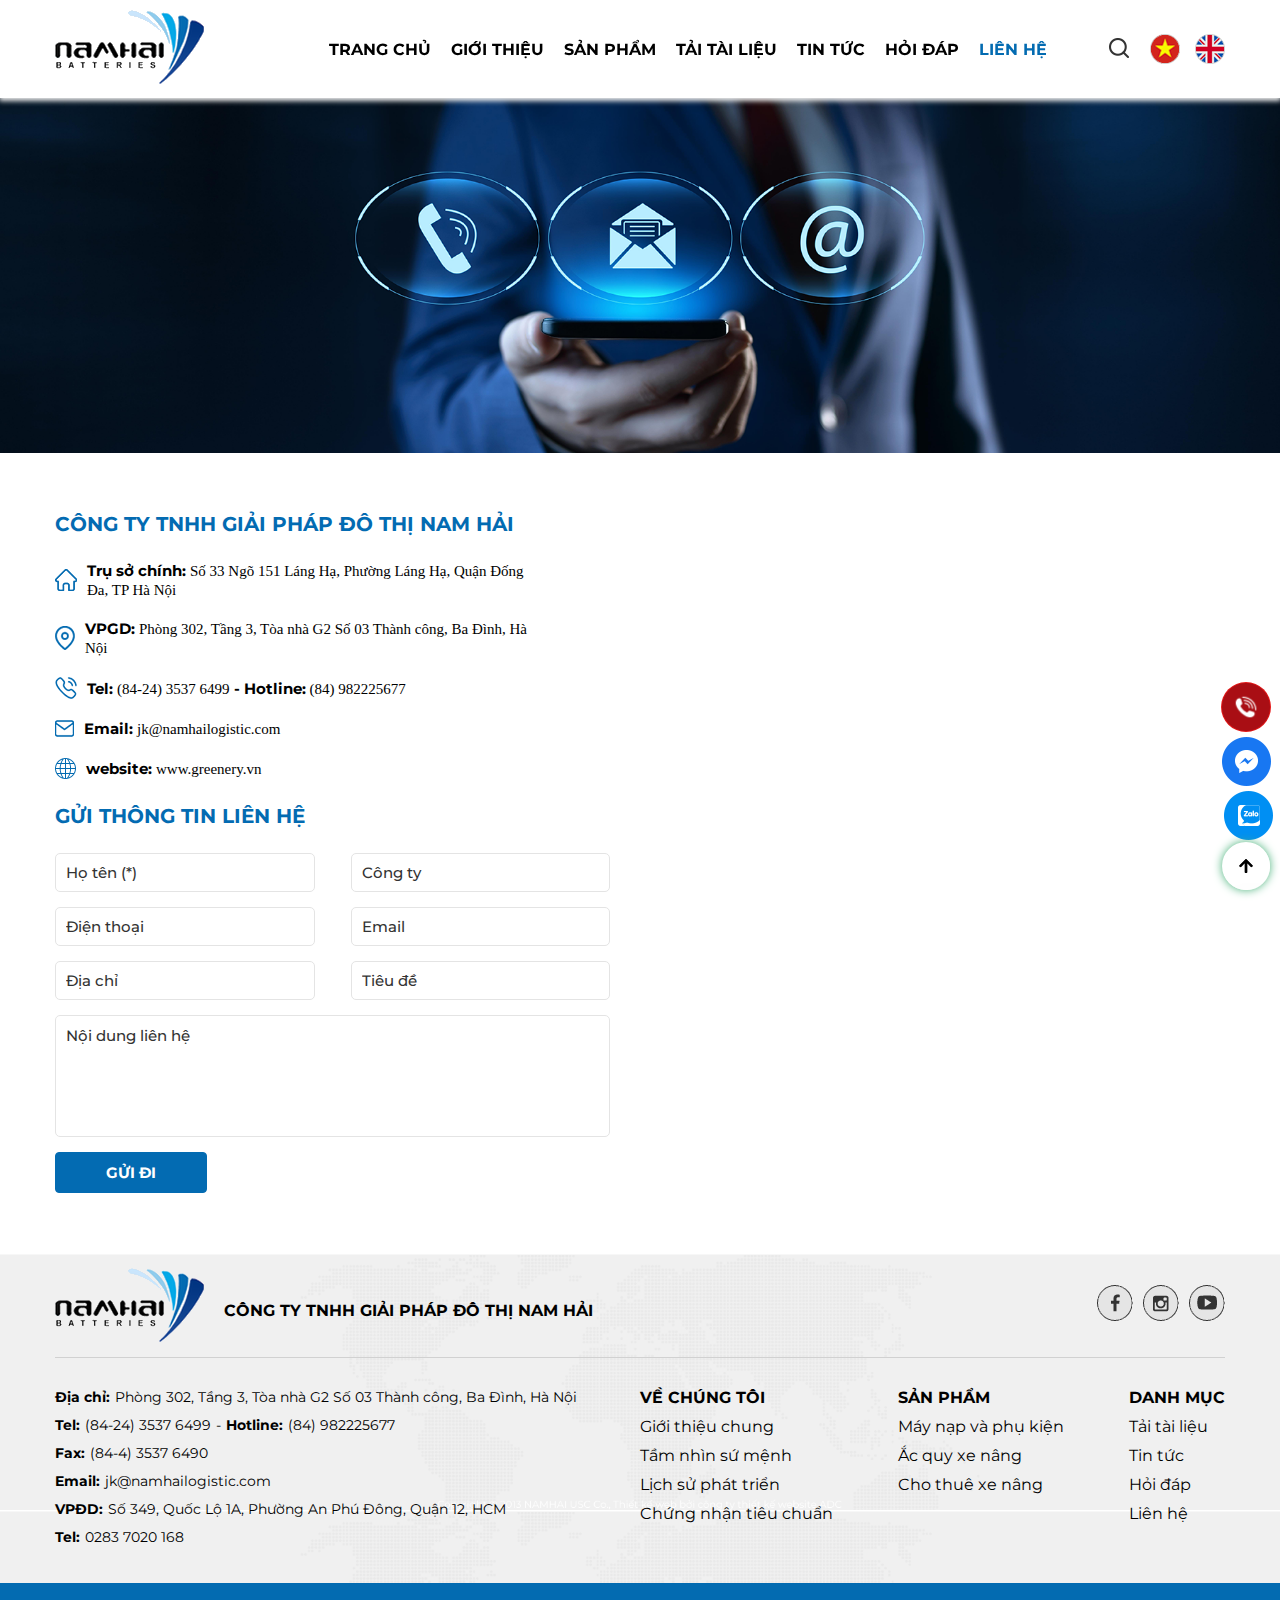
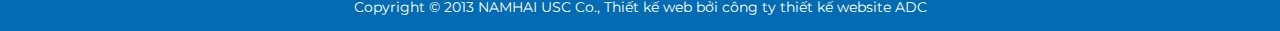
<file: lien-he.html>
<!DOCTYPE html>
<html lang="en">
  <head>
    <meta charset="UTF-8" />
    <meta http-equiv="X-UA-Compatible" content="IE=edge" />
    <meta name="viewport" content="width=device-width, initial-scale=1.0" />
    <link rel="stylesheet" href="./css/style.css" />
    <link
      rel="stylesheet"
      href="./OwlCarousel2-2.3.4/dist/assets/owl.carousel.min.css"
    />
    <link
      rel="stylesheet"
      href="./OwlCarousel2-2.3.4/dist/assets/owl.theme.default.min.css"
    />
    <link
      rel="stylesheet"
      href="./fontawesome-free-6.4.0-web/css/all.min.css"
    />
    <title>Document</title>
  </head>
  <body>
    <header>
      <div class="header">
        <div class="logo">
          <a href="">
            <img src="./img/bao duong sua chua/logo.webp" alt="logo" />
          </a>
        </div>
        <div class="header-right">
          <nav id="nav-menu" class="menu">
            <ul>
              <li>
                <a href="http://127.0.0.1:5500/index.html" class="menu-item"
                  >TRANG CHỦ</a
                >
              </li>
              <li>
                <a
                  href="http://127.0.0.1:5500/gioi-thieu.html"
                  class="menu-item"
                  >GIỚI THIỆU</a
                >
              </li>
              <li>
                <a href="http://127.0.0.1:5500/san-pham.html" class="menu-item"
                  >SẢN PHẨM</a
                >
              </li>
              <li>
                <a
                  href="http://127.0.0.1:5500/tai-tai-lieu.html"
                  class="menu-item"
                  >TẢI TÀI LIỆU</a
                >
              </li>
              <li>
                <a href="http://127.0.0.1:5500/tin-tuc.html" class="menu-item"
                  >TIN TỨC</a
                >
              </li>
              <li>
                <a href="http://127.0.0.1:5500/hoi-dap.html" class="menu-item"
                  >HỎI ĐÁP</a
                >
              </li>
              <li>
                <a
                  href="http://127.0.0.1:5500/lien-he.html"
                  class="menu-item active"
                  >LIÊN HỆ</a
                >
              </li>
            </ul>
          </nav>
          <div class="header-search">
            <img
              class="header-search-icon"
              src="./img/bao duong sua chua/icon-search.png"
              alt="search"
            />
            <input id="input-search" type="text" placeholder="Tìm kiếm" />
          </div>
          <div class="language">
            <img src="./img/bao duong sua chua/icon-vn.png" alt="vn" />
            <img src="./img/icon-en.webp" alt="eng" />
          </div>
          <div id="tab" class="tabbar-icon">
            <div class="bar1"></div>
            <div class="bar2"></div>
            <div class="bar3"></div>
          </div>
        </div>
      </div>
    </header>
    <div id="sync1" class="banner">
      <img class="banner-item" src="./img/lien-he/banner.webp" alt="" />
    </div>
    <div class="about">
      <div class="about-left">
        <div class="about-title">CÔNG TY TNHH GIẢI PHÁP ĐÔ THỊ NAM HẢI</div>
        <div class="about-left-address">
          <div class="address">
            <img src="./img/lien-he/icon-home.webp" alt="" />
            <div class="content-text">
              <span>Trụ sở chính:</span>
              <span class="text"
                >Số 33 Ngõ 151 Láng Hạ, Phường Láng Hạ, Quận Đống Đa, TP Hà
                Nội</span
              >
            </div>
          </div>
          <div class="location">
            <img src="./img/lien-he/icon-location.webp" alt="" />
            <div class="content-text">
              <span>VPGD:</span>
              <span class="text"
                >Phòng 302, Tầng 3, Tòa nhà G2 Số 03 Thành công, Ba Đình, Hà
                Nội</span
              >
            </div>
          </div>
          <div class="phone-number">
            <img src="./img/lien-he/icon-phone.webp" alt="" />
            <div class="content-text">
              <span>Tel:</span>
              <span class="text">(84-24) 3537 6499</span>
              <span> - </span>
              <span>Hotline:</span>
              <span class="text">(84) 982225677</span>
            </div>
          </div>
          <div class="email">
            <img src="./img/lien-he/icon-email.webp" alt="" />
            <div class="content-text">
              <span>Email:</span>
              <span class="text">jk@namhailogistic.com</span>
            </div>
          </div>
          <div class="websize">
            <img src="./img/lien-he/icon-internet.webp" alt="" />
            <div class="content-text">
              <span>website:</span>
              <span class="text">www.greenery.vn</span>
            </div>
          </div>
        </div>
        <div class="form-submit">
          <div class="about-title">GỬI THÔNG TIN LIÊN HỆ</div>
          <form id="formPostInfo" action="" method="post">
            <input
              class="input-item"
              name="fullname"
              type="text"
              placeholder="Họ tên (*)"
            />
            <input
              class="input-item"
              name="nameCompany"
              type="text"
              placeholder="Công ty"
            />
            <input
              class="input-item"
              name="phoneNumber"
              type="text"
              placeholder="Điện thoại"
            />
            <input
              class="input-item"
              name="email"
              type="text"
              placeholder="Email"
            />
            <input
              class="input-item"
              name="address"
              type="text"
              placeholder="Địa chỉ"
            />
            <input
              class="input-item"
              name="title"
              type="text"
              placeholder="Tiêu đề"
            />
            <textarea
              name="content"
              id="input-item-last"
              cols="30"
              rows="10"
              placeholder="Nội dung liên hệ"
              required
            ></textarea>
            <a href="" class="btn-submit">GỬI ĐI</a>
          </form>
        </div>
      </div>
      <div class="about-right">
        <div class="map">
          <iframe
            src="https://www.google.com/maps/embed?pb=!1m16!1m12!1m3!1d119211.64338890182!2d105.72171486309551!3d20.978046982224264!2m3!1f0!2f0!3f0!3m2!1i1024!2i768!4f13.1!2m1!1zUGjDsm5nIDMwMiwgVOG6p25nIDMsIFTDsmEgbmjDoCBHMiBT4buRIDAzIFRow6BuaCBjw7RuZywgQmEgxJDDrG5oLCBIw6AgTuG7mWk!5e0!3m2!1svi!2s!4v1684142317876!5m2!1svi!2s"
            width="600"
            height="450"
            style="border: 0"
            allowfullscreen=""
            loading="lazy"
            referrerpolicy="no-referrer-when-downgrade"
          ></iframe>
        </div>
      </div>
    </div>
    <div class="tap-body">
      <a href="tel:+0982225677" title="098 222 5677" class="tap-icon-phone">
        <img src="./img/bao duong sua chua/icon-phone-call.png" alt="" />
        <div class="bg-ring"></div>
      </a>
      <a href="#" class="tap-icon-message">
        <img src="./img/bao duong sua chua/icon-message.png" alt="" />
      </a>
      <a href="#" class="tap-icon-zalo">
        <img src="./img/bao duong sua chua/icon-zalo.png" alt="icon-zalo" />
      </a>
      <a href="#top" class="tap-up-page">
        <img src="./img/bao duong sua chua/icon-tap-top.webp" alt="" />
      </a>
    </div>
    <footer>
      <div class="footer">
        <div class="footer-top">
          <div class="footer-top-left">
            <img src="./img/bao duong sua chua/logo.webp" alt="" />
            <div class="footer-top-left-text">
              CÔNG TY TNHH GIẢI PHÁP ĐÔ THỊ NAM HẢI
            </div>
          </div>
          <div class="footer-top-right">
            <a href="" class="footer-top-right-item">
              <img src="./img/bao duong sua chua/icon-fb.webp" alt="" />
            </a>
            <a href="" class="footer-top-right-item">
              <img src="./img/bao duong sua chua/icon-instagram.webp" alt="" />
            </a>
            <a href="" class="footer-top-right-item">
              <img src="./img/bao duong sua chua/icon-youtube.webp" alt="" />
            </a>
          </div>
        </div>
        <div class="footer-md">
          <div class="footer-md-left">
            <div class="footer-md-left-item">
              <div class="footer-md-left-item-title">Địa chỉ:</div>
              <div class="footer-md-left-item-text">
                Phòng 302, Tầng 3, Tòa nhà G2 Số 03 Thành công, Ba Đình, Hà Nội
              </div>
            </div>
            <div class="footer-md-left-item">
              <div class="footer-md-left-item-tel">
                <div class="footer-md-left-item-title">Tel:</div>
                <a href="tel:+02435376499" class="footer-md-left-item-text"
                  >(84-24) 3537 6499</a
                >
              </div>
              <div>-</div>
              <div class="footer-md-left-item-hotline">
                <div class="footer-md-left-item-title">Hotline:</div>
                <a href="tel:+0982225677" class="footer-md-left-item-text"
                  >(84) 982225677</a
                >
              </div>
            </div>
            <div class="footer-md-left-item">
              <div class="footer-md-left-item-title">Fax:</div>
              <a href="tel:+0435376490" class="footer-md-left-item-text"
                >(84-4) 3537 6490</a
              >
            </div>
            <div class="footer-md-left-item">
              <div class="footer-md-left-item-title">Email:</div>
              <a href="#" class="footer-md-left-item-text"
                >jk@namhailogistic.com</a
              >
            </div>
            <div class="footer-md-left-item">
              <div class="footer-md-left-item-title">VPĐD:</div>
              <div class="footer-md-left-item-text">
                Số 349, Quốc Lộ 1A, Phường An Phú Đông, Quận 12, HCM
              </div>
            </div>
            <div class="footer-md-left-item">
              <div class="footer-md-left-item-title">Tel:</div>
              <a href="tel:+02837020168" class="footer-md-left-item-text"
                >0283 7020 168</a
              >
            </div>
          </div>
          <div class="footer-md-right">
            <div class="footer-md-right-row">
              <div class="footer-md-right-row-top">VỀ CHÚNG TÔI</div>
              <div class="footer-md-right-row-bottom">
                <ul>
                  <li>
                    <a href="" class="footer-md-right-item">Giới thiệu chung</a>
                  </li>
                  <li>
                    <a href="" class="footer-md-right-item">Tầm nhìn sứ mệnh</a>
                  </li>
                  <li>
                    <a href="" class="footer-md-right-item"
                      >Lịch sử phát triển</a
                    >
                  </li>
                  <li>
                    <a href="" class="footer-md-right-item"
                      >Chứng nhận tiêu chuẩn</a
                    >
                  </li>
                </ul>
              </div>
            </div>
            <div class="footer-md-right-row">
              <div class="footer-md-right-row-top">SẢN PHẨM</div>
              <div class="footer-md-right-row-bottom">
                <ul>
                  <li>
                    <a href="" class="footer-md-right-item"
                      >Máy nạp và phụ kiện</a
                    >
                  </li>
                  <li>
                    <a href="" class="footer-md-right-item">Ắc quy xe nâng</a>
                  </li>
                  <li>
                    <a href="" class="footer-md-right-item">Cho thuê xe nâng</a>
                  </li>
                </ul>
              </div>
            </div>
            <div class="footer-md-right-row">
              <div class="footer-md-right-row-top">DANH MỤC</div>
              <div class="footer-md-right-row-bottom">
                <ul>
                  <li>
                    <a href="" class="footer-md-right-item">Tải tài liệu</a>
                  </li>
                  <li><a href="" class="footer-md-right-item">Tin tức</a></li>
                  <li><a href="" class="footer-md-right-item">Hỏi đáp</a></li>
                  <li><a href="" class="footer-md-right-item">Liên hệ</a></li>
                </ul>
              </div>
            </div>
          </div>
        </div>
      </div>
      <div class="footer-bottom">
        <div class="footer-bottom-text">
          Copyright © 2013 NAMHAI USC Co., Thiết kế web bởi công ty thiết kế
          website ADC
        </div>
      </div>
    </footer>
    <script src="./js/jquery.min.js"></script>
    <script src="./OwlCarousel2-2.3.4/dist/owl.carousel.min.js"></script>
    <script src="./js/slider.js"></script>
  </body>
</html>
</file>
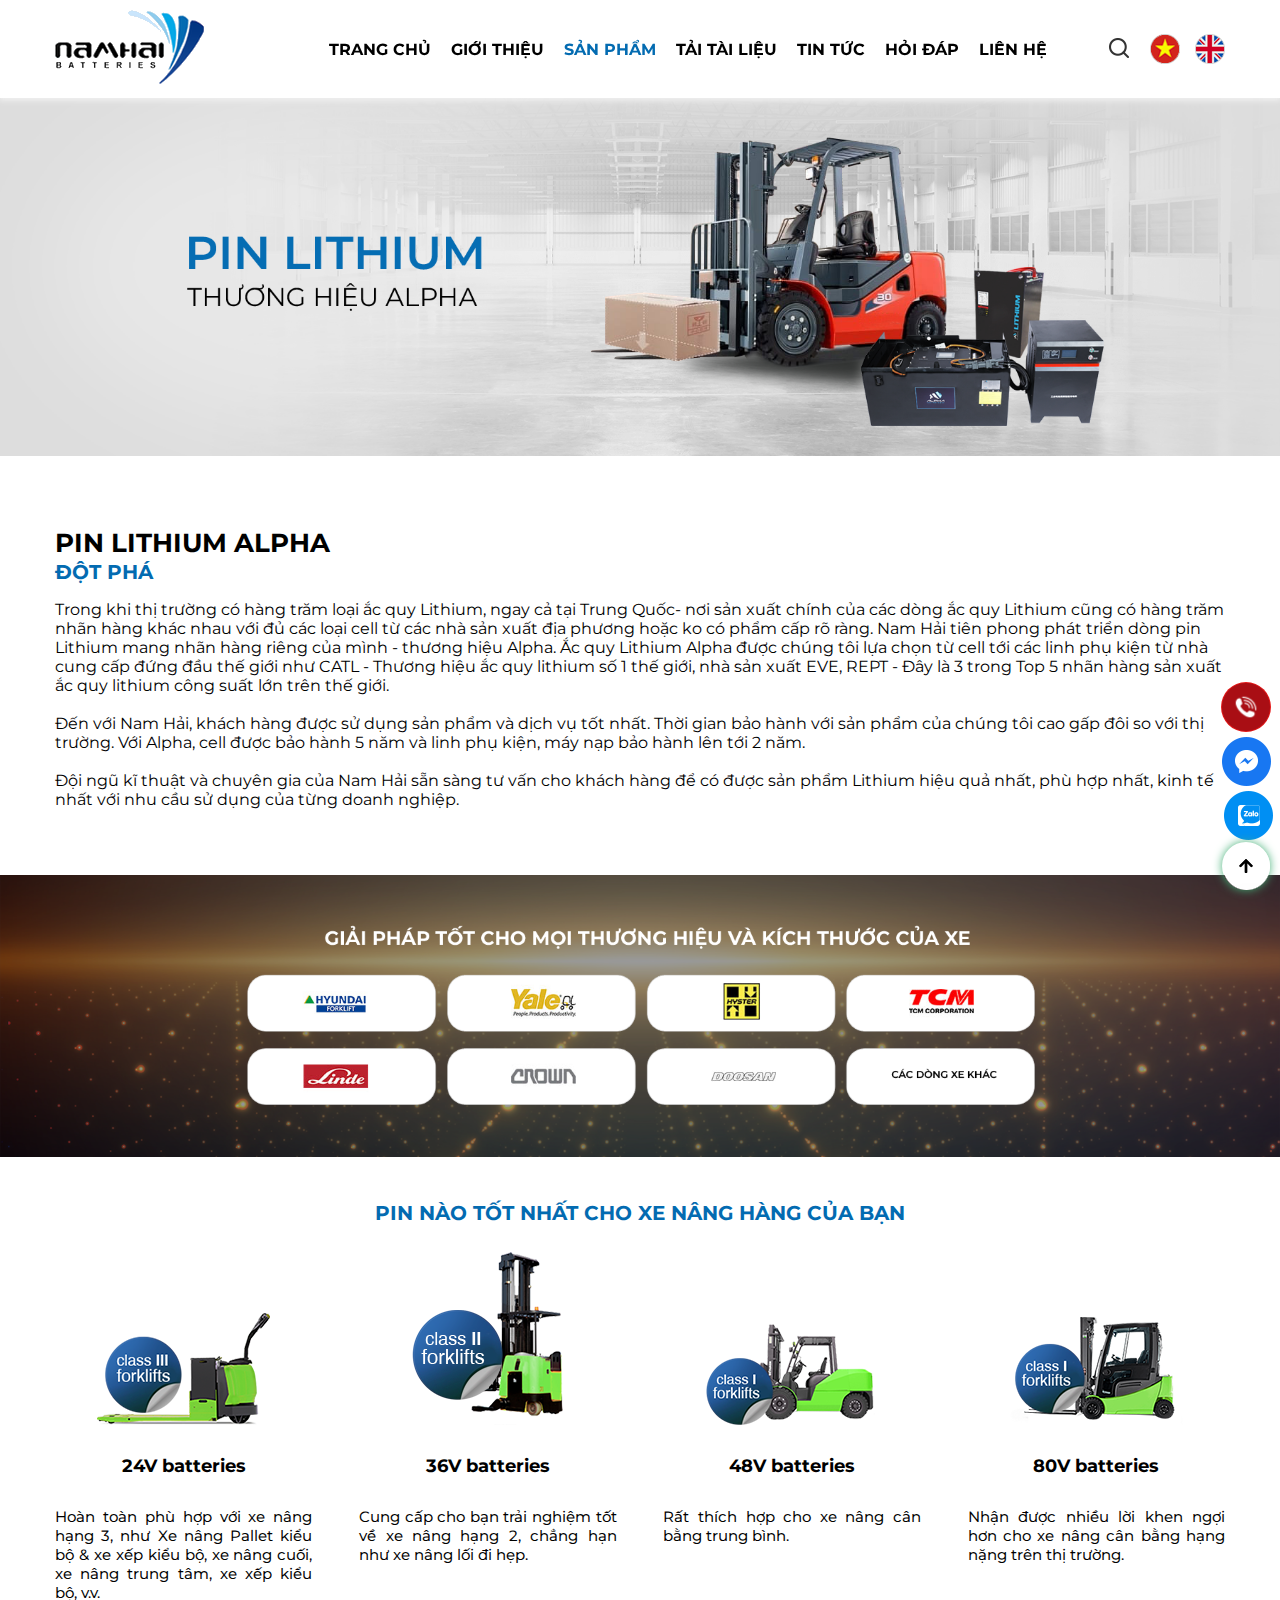
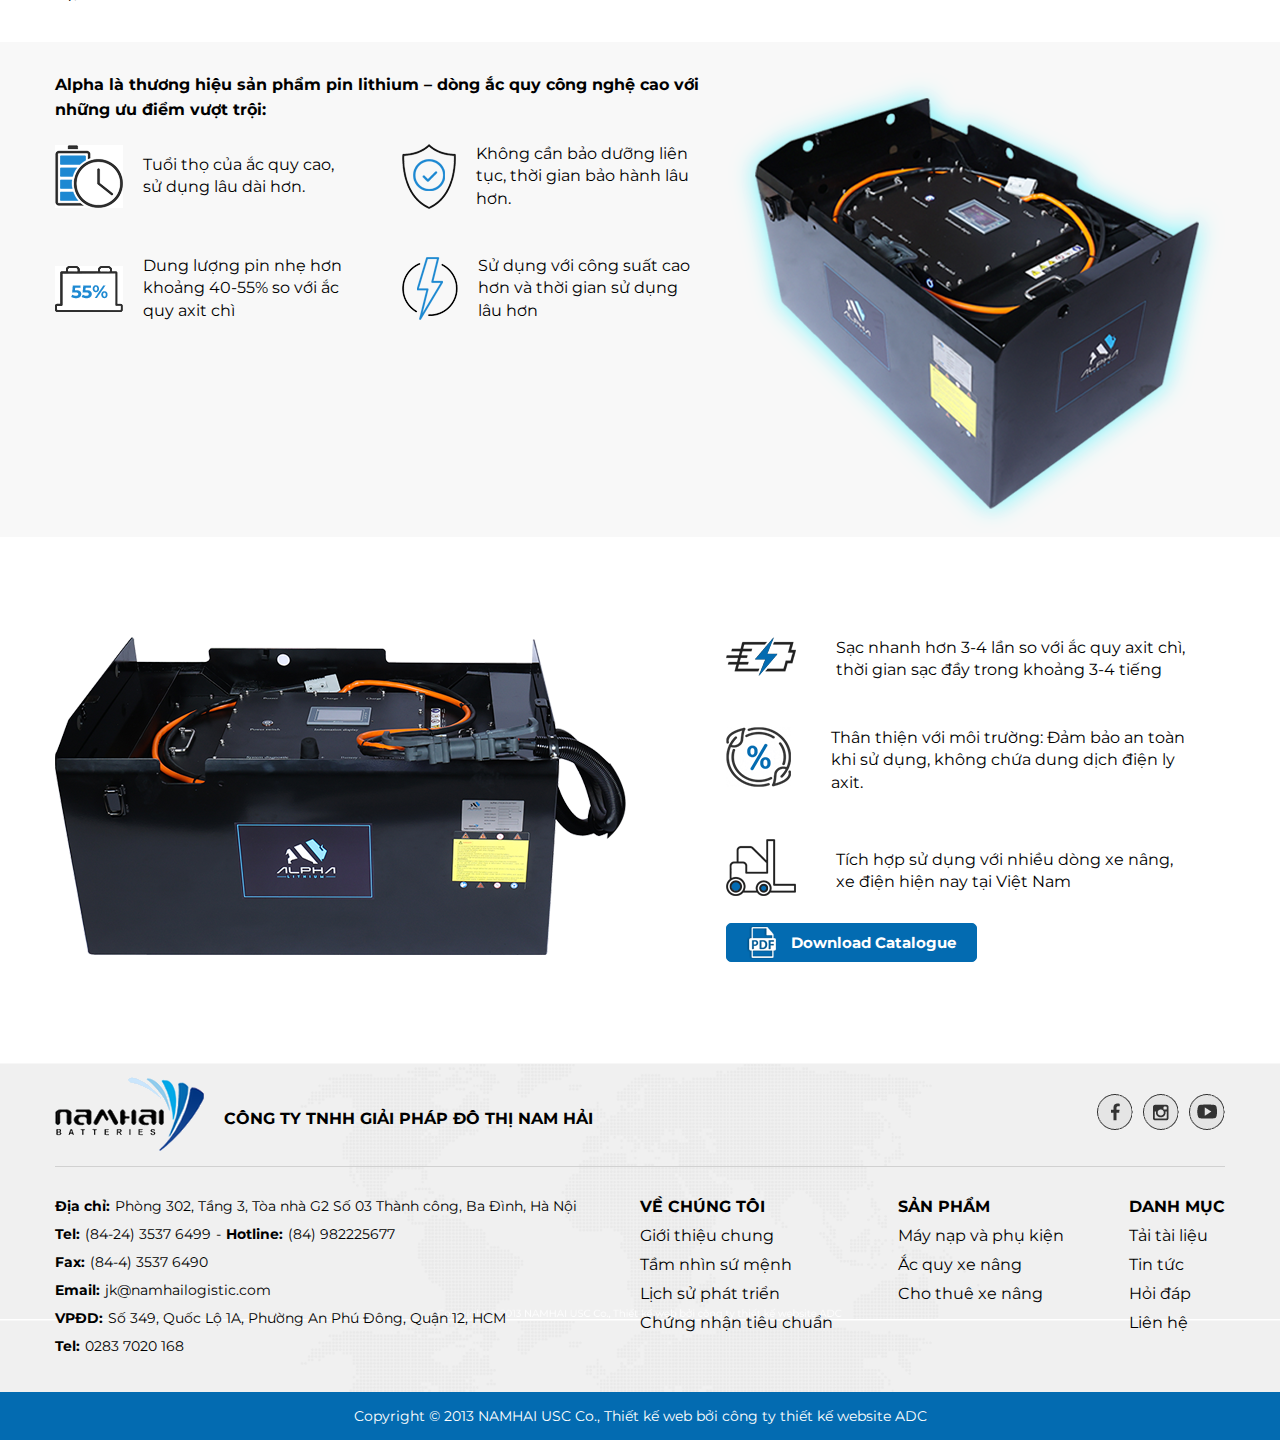
<file: pin-lithium.html>
<!DOCTYPE html>
<html lang="en">
  <head>
    <meta charset="UTF-8" />
    <meta http-equiv="X-UA-Compatible" content="IE=edge" />
    <meta name="viewport" content="width=device-width, initial-scale=1.0" />
    <link rel="stylesheet" href="./css/style.css" />
    <link
      rel="stylesheet"
      href="./OwlCarousel2-2.3.4/dist/assets/owl.carousel.min.css"
    />
    <link
      rel="stylesheet"
      href="./OwlCarousel2-2.3.4/dist/assets/owl.theme.default.min.css"
    />
    <link rel="stylesheet" href="./fontawesome-free-6.4.0-web/css/all.min.css">
    <title>Document</title>
  </head>
  <body>
    <header>
      <div class="header">
        <div class="logo">
          <a href="">
            <img src="./img/bao duong sua chua/logo.webp" alt="logo" />
          </a>
        </div>
        <div class="header-right">
          <nav id="nav-menu" class="menu">
            <ul>
              <li>
                <a href="http://127.0.0.1:5500/index.html" class="menu-item"
                  >TRANG CHỦ</a
                >
              </li>
              <li>
                <a
                  href="http://127.0.0.1:5500/gioi-thieu.html"
                  class="menu-item"
                  >GIỚI THIỆU</a
                >
              </li>
              <li>
                <a href="http://127.0.0.1:5500/san-pham.html" class="menu-item active"
                  >SẢN PHẨM</a
                >
              </li>
              <li>
                <a
                  href="http://127.0.0.1:5500/tai-tai-lieu.html"
                  class="menu-item"
                  >TẢI TÀI LIỆU</a
                >
              </li>
              <li>
                <a
                  href="http://127.0.0.1:5500/tin-tuc.html"
                  class="menu-item"
                  >TIN TỨC</a
                >
              </li>
              <li>
                <a href="http://127.0.0.1:5500/hoi-dap.html" class="menu-item"
                  >HỎI ĐÁP</a
                >
              </li>
              <li>
                <a href="http://127.0.0.1:5500/lien-he.html" class="menu-item"
                  >LIÊN HỆ</a
                >
              </li>
            </ul>
          </nav>
          <div class="header-search">
            <img
              class="header-search-icon"
              src="./img/bao duong sua chua/icon-search.png"
              alt="search"
            />
            <input id="input-search" type="text" placeholder="Tìm kiếm" />
          </div>
          <div class="language">
            <img src="./img/bao duong sua chua/icon-vn.png" alt="vn" />
            <img src="./img/icon-en.webp" alt="eng" />
          </div>
          <div id="tab" class="tabbar-icon">
            <div class="bar1"></div>
            <div class="bar2"></div>
            <div class="bar3"></div>
          </div>
        </div>
      </div>
    </header>
    <div id="sync1" class="banner">
      <img class="banner-item" src="./img/product/pinlithuum-banner.webp" alt="" />
    </div>
    <div class="pin_lithium">
      <div class="pin_lithium-top">
        <h2 class="product-title">PIN LITHIUM ALPHA</h2>
        <div class="product-title-bottom">ĐỘT PHÁ</div>
        <p class="product-intro">Trong khi thị trường có hàng trăm loại ắc quy Lithium, ngay cả tại Trung Quốc- nơi sản xuất chính của các dòng ắc quy Lithium cũng có hàng trăm nhãn hàng khác nhau với đủ các loại cell từ các nhà sản xuất địa phương hoặc ko có phẩm cấp rõ ràng. Nam Hải tiên phong phát triển dòng pin Lithium mang nhãn hàng riêng của mình - thương hiệu Alpha. Ắc quy Lithium Alpha được chúng tôi lựa chọn từ cell tới các linh phụ kiện từ nhà cung cấp đứng đầu thế giới như CATL - Thương hiệu ắc quy lithium số 1 thế giới, nhà sản xuất EVE, REPT - Đây là 3 trong Top 5 nhãn hàng sản xuất ắc quy lithium công suất lớn trên thế giới. 
          <br> <br>
          Đến với Nam Hải, khách hàng được sử dụng sản phẩm và dịch vụ tốt nhất. Thời gian bảo hành với sản phẩm của chúng tôi cao gấp đôi so với thị trường. Với Alpha, cell được bảo hành 5 năm và linh phụ kiện, máy nạp bảo hành lên tới 2 năm. 
          <br> <br>
          Đội ngũ kĩ thuật và chuyên gia của Nam Hải sẵn sàng tư vấn cho khách hàng để có được sản phẩm Lithium hiệu quả nhất, phù hợp nhất, kinh tế nhất với nhu cầu sử dụng của từng doanh nghiệp.
          </p>
      </div>
      <div class="pin-lithium-md">
        <img src="./img/product/pinlithuum_img_md.webp" alt="">
      </div>
      <div class="pin-lithium-bottom">
        <div class="pin_lithium-column">
          <div class="column">
            <div class="column-top">PIN NÀO TỐT NHẤT CHO XE NÂNG HÀNG CỦA BẠN
            </div>
            <div class="column-md">
              <div class="column-item">
                <div class="item-img">
                  <img src="./img/product/pinlithuum-bt-img-1.webp" alt="">
                </div>
                <div class="item-title">24V batteries</div>
                <div class="item-text">Hoàn toàn phù hợp với xe nâng hạng 3, như Xe nâng Pallet kiểu bộ & xe xếp kiểu bộ, xe nâng cuối, xe nâng trung tâm, xe xếp kiểu bộ, v.v.</div>
              </div>
              <div class="column-item">
                <div class="item-img">
                  <img src="./img/product/pinlithuum-bt-img-2.webp" alt="">
                </div>
                <div class="item-title">36V batteries</div>
                <div class="item-text">Cung cấp cho bạn trải nghiệm tốt về xe nâng hạng 2, chẳng hạn như xe nâng lối đi hẹp.</div>
              </div>
              <div class="column-item">
                <div class="item-img">
                  <img src="./img/product/pinlithuum-bt-img-3.webp" alt="">
                </div>
                <div class="item-title">48V batteries</div>
                <div class="item-text">Rất thích hợp cho xe nâng cân bằng trung bình.</div>
              </div>
              <div class="column-item">
                <div class="item-img">
                  <img src="./img/product/pinlithuum-bt-img-4.webp" alt="">
                </div>
                <div class="item-title">80V batteries</div>
                <div class="item-text">Nhận được nhiều lời khen ngợi hơn cho xe nâng cân bằng hạng nặng trên thị trường.</div>
              </div>
            </div>
          </div>
        </div>
        <div class="bg-column">
          <div class="pin_lithium-colums1">
            <div class="product-img">
              <img src="./img/product/pin-lithium1.webp" alt="" />
            </div>
            <div class="colums1">
              <div class="title">
                <div class="title-intro">
                  Alpha là thương hiệu sản phẩm pin lithium – dòng ắc quy công nghệ cao với những ưu điểm vượt trội:
                </div>
              </div>
              <div class="box">
                <div class="item">
                  <img src="./img/product/icon-tuoitho.webp" alt="" />
                  <div class="item-content">
                    <div class="item-text">
                      Tuổi thọ của ắc quy cao, 
                      sử dụng lâu dài hơn. 
                    </div>
                  </div>
                </div>
                <div class="item">
                  <img src="./img/product/icon-pin-baoduong.webp" alt="" />
                  <div class="item-content">
                    <div class="item-text">
                      Không cần bảo dưỡng liên tục, 
                      thời gian bảo hành lâu hơn.
                    </div>
                  </div>
                </div>
                <div class="item">
                  <img src="./img/product/icon-55.webp" alt="" />
                  <div class="item-content">
                    <div class="item-text">
                      Dung lượng pin nhẹ hơn khoảng 40-55% so với ắc quy axit chì
                    </div>
                  </div>
                </div>
                <div class="item">
                  <img src="./img/product/icon-pin-congxuat.webp" alt="" />
                  <div class="item-content">
                    <div class="item-text">
                      Sử dụng với công suất cao hơn và thời gian sử dụng lâu hơn
                    </div>
                  </div>
                </div>
              </div>
            </div>
          </div>
        </div>
        
        <div class="pin_lithium-colums2">
          <div class="product-img">
            <img src="./img/product/pin-lithium2.webp" alt="" />
          </div>
          <div class="colums2">
            <div class="box">
              <div class="item">
                <div class="item-icon">
                  <img src="./img/product/icon-pin.webp" alt="" />
                </div>
                <div class="item-content">
                  <div class="item-text">
                    Sạc nhanh hơn 3-4 lần so với ắc quy axit chì, thời gian sạc đầy trong khoảng 3-4 tiếng
                  </div>
                </div>
              </div>
              <div class="item">
                <div class="item-icon">
                  <img src="./img/product/icon-than-thien.webp" alt="" />
                </div>
                <div class="item-content">
                  <div class="item-text">
                    Thân thiện với môi trường: Đảm bảo an toàn khi sử dụng, không chứa dung dịch điện ly axit.
                  </div>
                </div>
              </div>
              <div class="item">
                <div class="item-icon">
                  <img src="./img/product/icon-pin-xehang.webp" alt="" />
                </div>
                <div class="item-content">
                  <div class="item-text">
                    Tích hợp sử dụng với nhiều dòng xe nâng, xe điện hiện nay tại Việt Nam
                  </div>
                </div>
              </div>
            </div>
            <button class="btn-download">
              <img src="./img/product/icon-pdf.webp" alt="" />
              <div class="btn-text">Download Catalogue</div>
            </button>
          </div>
        </div>
      </div>
      
      
      <div class="tap-body">
        <a href="tel:+0982225677" title="098 222 5677" class="tap-icon-phone">
          <img src="./img/bao duong sua chua/icon-phone-call.png" alt="" />
          <div class="bg-ring"></div>
        </a>
        <a href="#" class="tap-icon-message">
          <img src="./img/bao duong sua chua/icon-message.png" alt="" />
        </a>
        <a href="#" class="tap-icon-zalo">
          <img src="./img/bao duong sua chua/icon-zalo.png" alt="icon-zalo" />
        </a>
        <a href="#top" class="tap-up-page">
          <img src="./img/bao duong sua chua/icon-tap-top.webp" alt="" />
        </a>
      </div>
      <footer>
        <div class="footer">
          <div class="footer-top">
            <div class="footer-top-left">
              <img src="./img/bao duong sua chua/logo.webp" alt="" />
              <div class="footer-top-left-text">
                CÔNG TY TNHH GIẢI PHÁP ĐÔ THỊ NAM HẢI
              </div>
            </div>
            <div class="footer-top-right">
              <a href="" class="footer-top-right-item">
                <img src="./img/bao duong sua chua/icon-fb.webp" alt="" />
              </a>
              <a href="" class="footer-top-right-item">
                <img src="./img/bao duong sua chua/icon-instagram.webp" alt="" />
              </a>
              <a href="" class="footer-top-right-item">
                <img src="./img/bao duong sua chua/icon-youtube.webp" alt="" />
              </a>
            </div>
          </div>
          <div class="footer-md">
            <div class="footer-md-left">
              <div class="footer-md-left-item">
                <div class="footer-md-left-item-title">Địa chỉ:</div>
                <div class="footer-md-left-item-text">
                  Phòng 302, Tầng 3, Tòa nhà G2 Số 03 Thành công, Ba Đình, Hà Nội
                </div>
              </div>
              <div class="footer-md-left-item">
                <div class="footer-md-left-item-tel">
                  <div class="footer-md-left-item-title">Tel:</div>
                  <a href="tel:+02435376499" class="footer-md-left-item-text"
                    >(84-24) 3537 6499</a
                  >
                </div>
                <div>-</div>
                <div class="footer-md-left-item-hotline">
                  <div class="footer-md-left-item-title">Hotline:</div>
                  <a href="tel:+0982225677" class="footer-md-left-item-text"
                    >(84) 982225677</a
                  >
                </div>
              </div>
              <div class="footer-md-left-item">
                <div class="footer-md-left-item-title">Fax:</div>
                <a href="tel:+0435376490" class="footer-md-left-item-text"
                  >(84-4) 3537 6490</a
                >
              </div>
              <div class="footer-md-left-item">
                <div class="footer-md-left-item-title">Email:</div>
                <a href="#" class="footer-md-left-item-text"
                  >jk@namhailogistic.com</a
                >
              </div>
              <div class="footer-md-left-item">
                <div class="footer-md-left-item-title">VPĐD:</div>
                <div class="footer-md-left-item-text">
                  Số 349, Quốc Lộ 1A, Phường An Phú Đông, Quận 12, HCM
                </div>
              </div>
              <div class="footer-md-left-item">
                <div class="footer-md-left-item-title">Tel:</div>
                <a href="tel:+02837020168" class="footer-md-left-item-text"
                  >0283 7020 168</a
                >
              </div>
            </div>
            <div class="footer-md-right">
              <div class="footer-md-right-row">
                <div class="footer-md-right-row-top">VỀ CHÚNG TÔI</div>
                <div class="footer-md-right-row-bottom">
                  <ul>
                    <li>
                      <a href="" class="footer-md-right-item">Giới thiệu chung</a>
                    </li>
                    <li>
                      <a href="" class="footer-md-right-item">Tầm nhìn sứ mệnh</a>
                    </li>
                    <li>
                      <a href="" class="footer-md-right-item"
                        >Lịch sử phát triển</a
                      >
                    </li>
                    <li>
                      <a href="" class="footer-md-right-item"
                        >Chứng nhận tiêu chuẩn</a
                      >
                    </li>
                  </ul>
                </div>
              </div>
              <div class="footer-md-right-row">
                <div class="footer-md-right-row-top">SẢN PHẨM</div>
                <div class="footer-md-right-row-bottom">
                  <ul>
                    <li>
                      <a href="" class="footer-md-right-item"
                        >Máy nạp và phụ kiện</a
                      >
                    </li>
                    <li>
                      <a href="" class="footer-md-right-item">Ắc quy xe nâng</a>
                    </li>
                    <li>
                      <a href="" class="footer-md-right-item">Cho thuê xe nâng</a>
                    </li>
                  </ul>
                </div>
              </div>
              <div class="footer-md-right-row">
                <div class="footer-md-right-row-top">DANH MỤC</div>
                <div class="footer-md-right-row-bottom">
                  <ul>
                    <li>
                      <a href="" class="footer-md-right-item">Tải tài liệu</a>
                    </li>
                    <li><a href="" class="footer-md-right-item">Tin tức</a></li>
                    <li><a href="" class="footer-md-right-item">Hỏi đáp</a></li>
                    <li><a href="" class="footer-md-right-item">Liên hệ</a></li>
                  </ul>
                </div>
              </div>
            </div>
          </div>
        </div>
        <div class="footer-bottom">
          <div class="footer-bottom-text">
            Copyright © 2013 NAMHAI USC Co., Thiết kế web bởi công ty thiết kế
            website ADC
          </div>
        </div>
      </footer>
    <script src="./js/jquery.min.js"></script>
    <script src="./OwlCarousel2-2.3.4/dist/owl.carousel.min.js"></script>
    <script src="./js/slider.js"></script>
  </body>
</html>
</file>
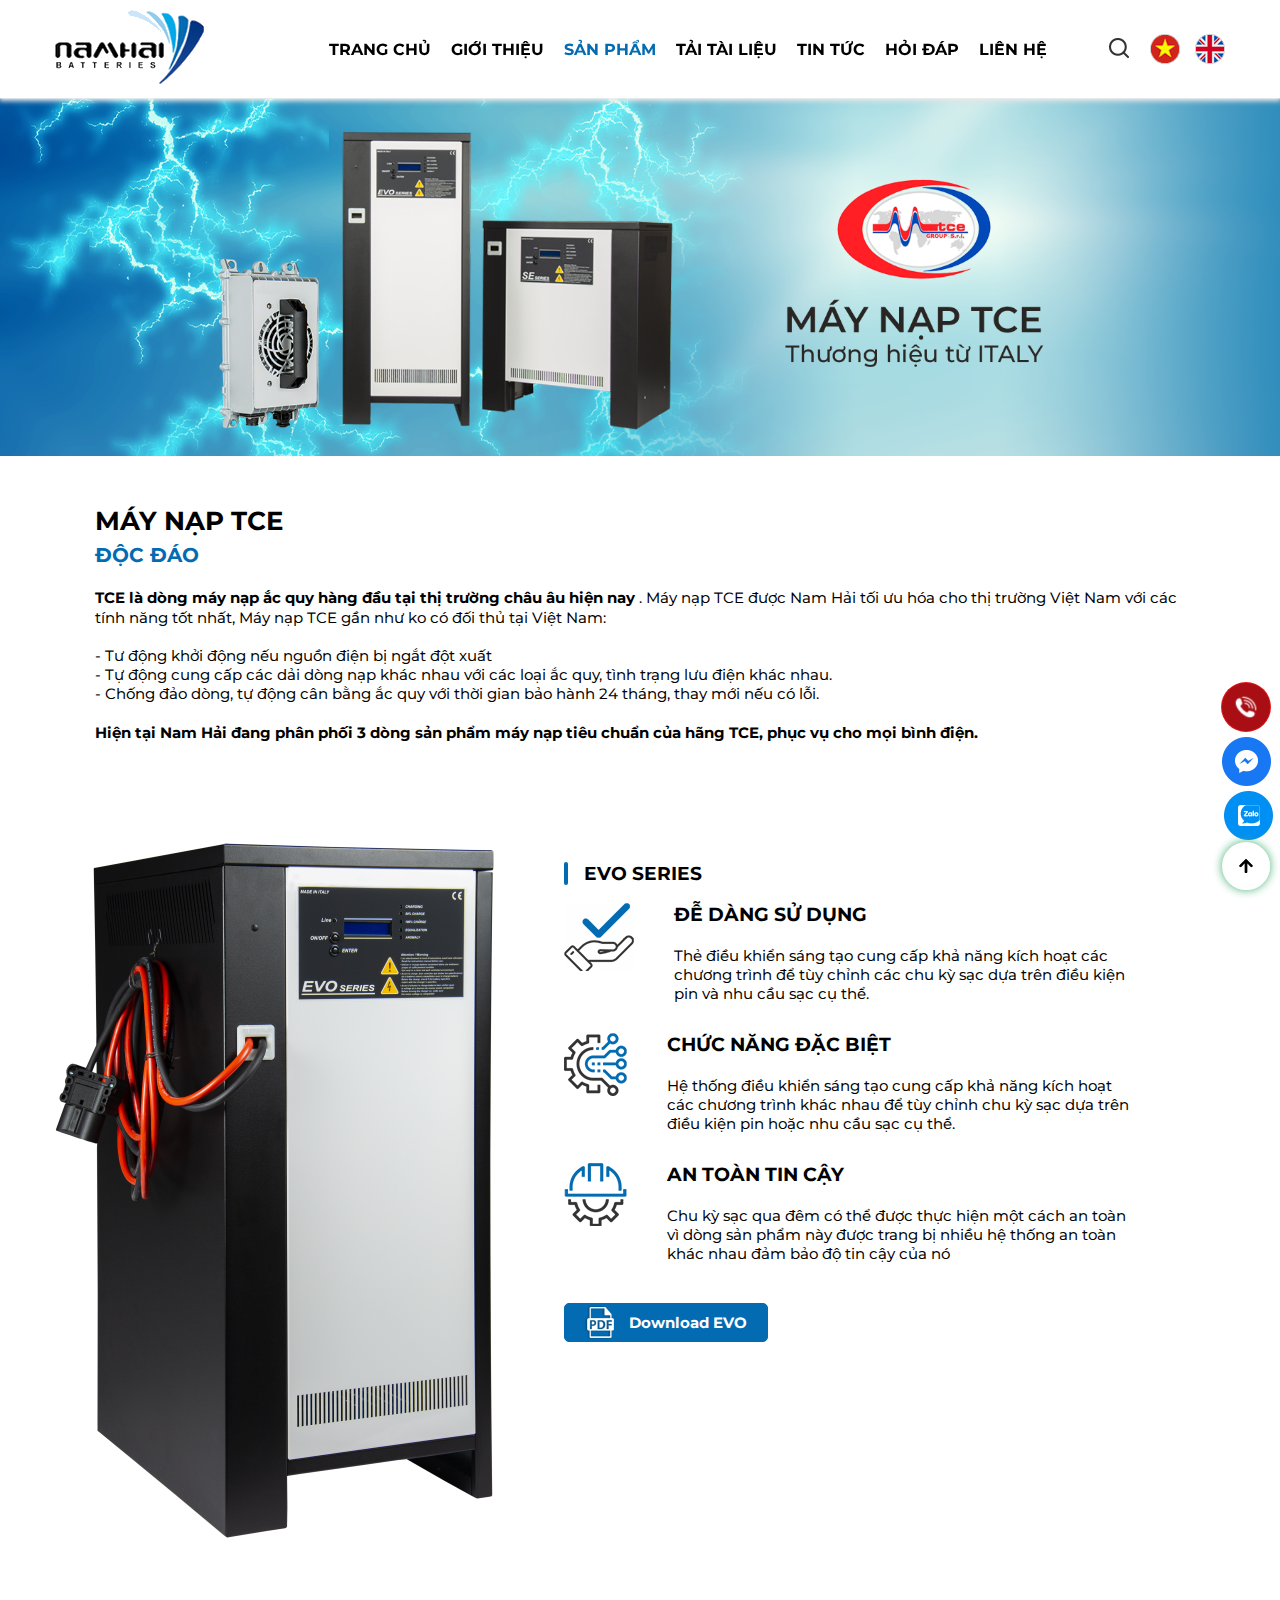
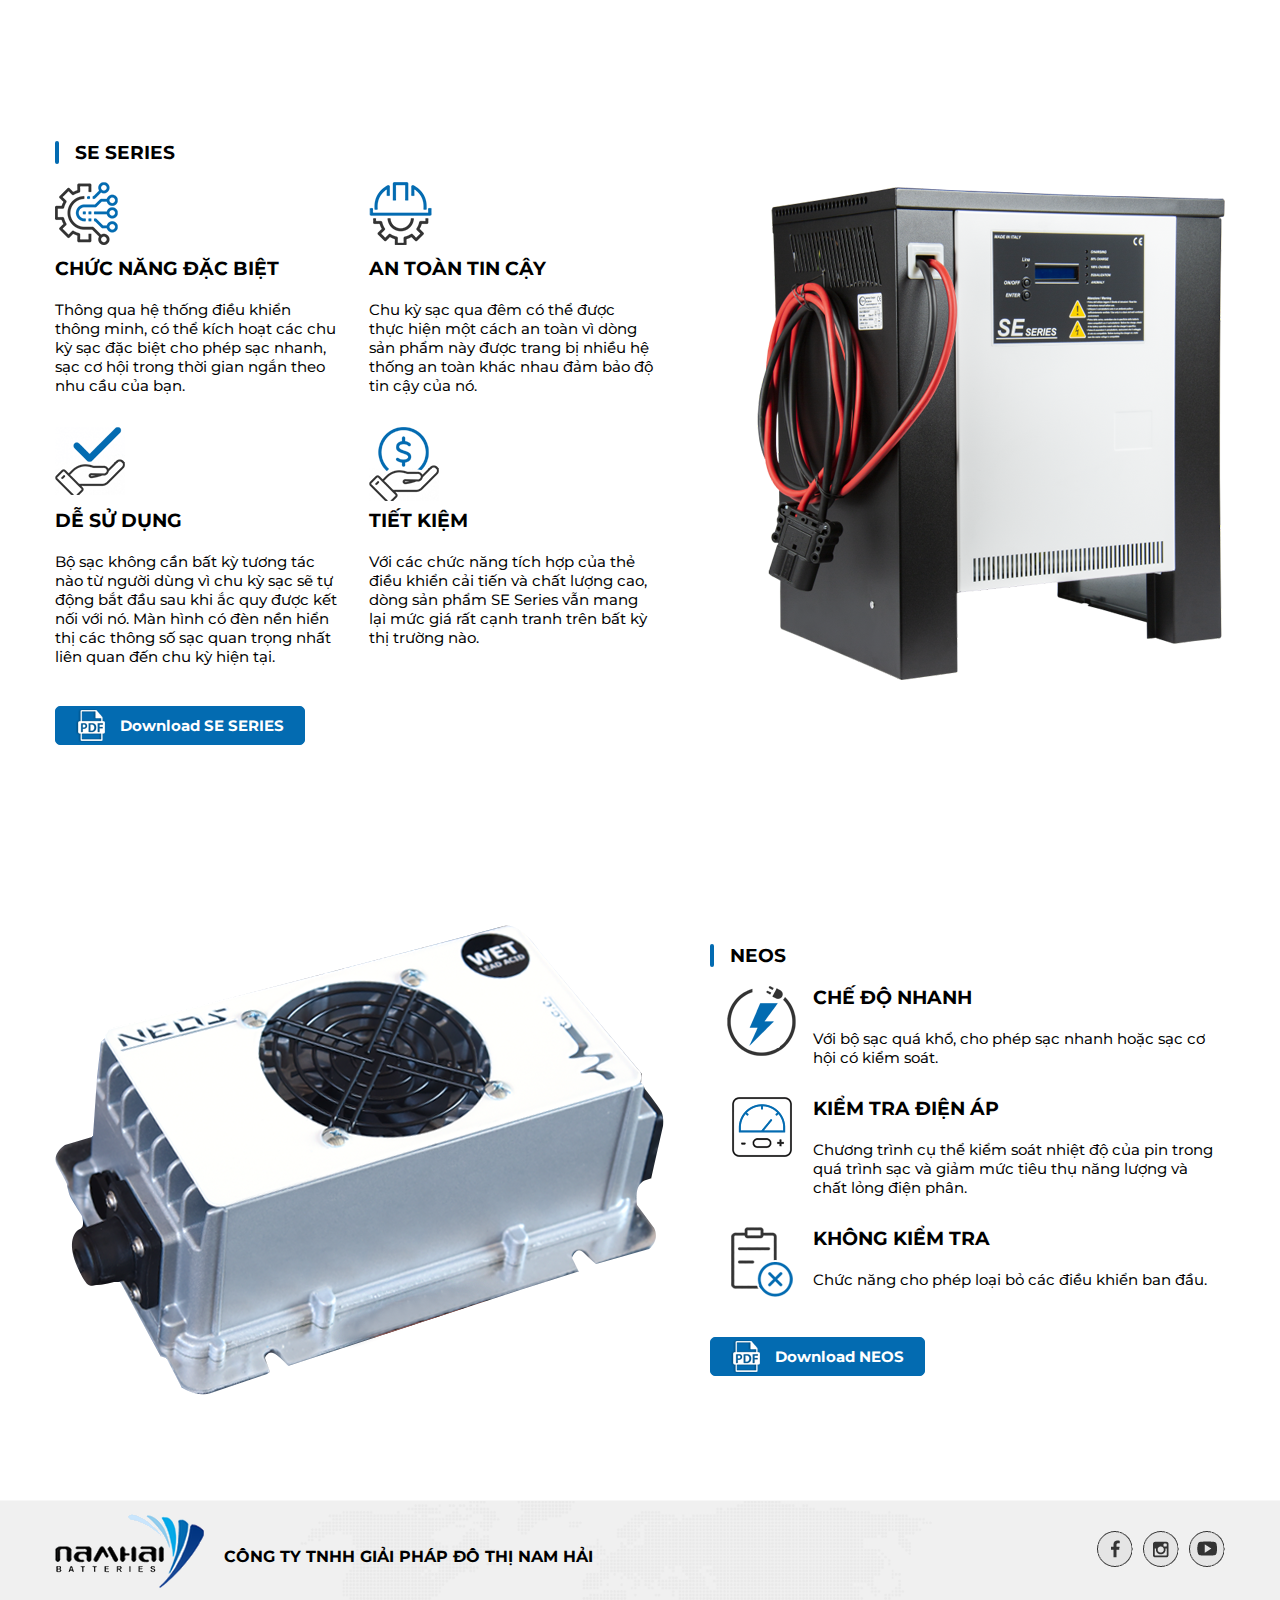
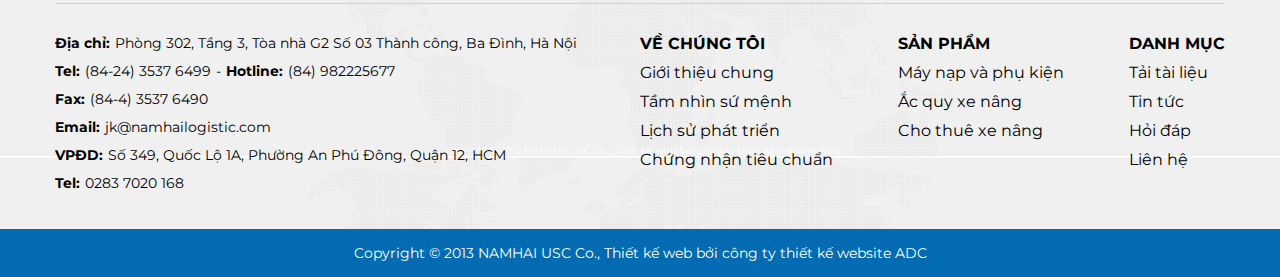
<file: product-may-nap-TCE.html>
<!DOCTYPE html>
<html lang="en">
  <head>
    <meta charset="UTF-8" />
    <meta http-equiv="X-UA-Compatible" content="IE=edge" />
    <meta name="viewport" content="width=device-width, initial-scale=1.0" />
    <link rel="stylesheet" href="./css/style.css" />
    <link
      rel="stylesheet"
      href="./OwlCarousel2-2.3.4/dist/assets/owl.carousel.min.css"
    />
    <link
      rel="stylesheet"
      href="./OwlCarousel2-2.3.4/dist/assets/owl.theme.default.min.css"
    />
    <link
      rel="stylesheet"
      href="./fontawesome-free-6.4.0-web/css/all.min.css"
    />
    <title>Document</title>
  </head>
  <body>
    <header>
      <div class="header">
        <div class="logo">
          <a href="">
            <img src="./img/bao duong sua chua/logo.webp" alt="logo" />
          </a>
        </div>
        <div class="header-right">
          <nav id="nav-menu" class="menu">
            <ul>
              <li>
                <a href="http://127.0.0.1:5500/index.html" class="menu-item"
                  >TRANG CHỦ</a
                >
              </li>
              <li>
                <a
                  href="http://127.0.0.1:5500/gioi-thieu.html"
                  class="menu-item"
                  >GIỚI THIỆU</a
                >
              </li>
              <li>
                <a
                  href="http://127.0.0.1:5500/san-pham.html"
                  class="menu-item active"
                  >SẢN PHẨM</a
                >
              </li>
              <li>
                <a
                  href="http://127.0.0.1:5500/tai-tai-lieu.html"
                  class="menu-item"
                  >TẢI TÀI LIỆU</a
                >
              </li>
              <li>
                <a href="http://127.0.0.1:5500/tin-tuc.html" class="menu-item"
                  >TIN TỨC</a
                >
              </li>
              <li>
                <a href="http://127.0.0.1:5500/hoi-dap.html" class="menu-item"
                  >HỎI ĐÁP</a
                >
              </li>
              <li>
                <a href="http://127.0.0.1:5500/lien-he.html" class="menu-item"
                  >LIÊN HỆ</a
                >
              </li>
            </ul>
          </nav>
          <div class="header-search">
            <img
              class="header-search-icon"
              src="./img/bao duong sua chua/icon-search.png"
              alt="search"
            />
            <input id="input-search" type="text" placeholder="Tìm kiếm" />
          </div>
          <div class="language">
            <img src="./img/bao duong sua chua/icon-vn.png" alt="vn" />
            <img src="./img/icon-en.webp" alt="eng" />
          </div>
          <div id="tab" class="tabbar-icon">
            <div class="bar1"></div>
            <div class="bar2"></div>
            <div class="bar3"></div>
          </div>
        </div>
      </div>
    </header>
    <div id="sync1" class="banner">
      <img class="banner-item" src="./img/product/bannerTCE.webp" alt="" />
    </div>
    <div class="detail">
      <h3 class="product-name">MÁY NẠP TCE</h3>
      <div class="product-name-bottom">ĐỘC ĐÁO</div>
      <div class="product-intro">
        <span
          >TCE là dòng máy nạp ắc quy hàng đầu tại thị trường châu âu hiện
          nay</span
        >
        . Máy nạp TCE được Nam Hải tối ưu hóa cho thị trường Việt Nam với các
        tính năng tốt nhất, Máy nạp TCE gần như ko có đối thủ tại Việt Nam:
        <br />
        <br />
        - Tư động khởi động nếu nguồn điện bị ngắt đột xuất <br />
        - Tự động cung cấp các dải dòng nạp khác nhau với các loại ắc quy, tình
        trạng lưu điện khác nhau. <br />
        - Chống đảo dòng, tự động cân bằng ắc quy với thời gian bảo hành 24
        tháng, thay mới nếu có lỗi. <br />
        <br />
        <span
          >Hiện tại Nam Hải đang phân phối 3 dòng sản phẩm máy nạp tiêu chuẩn
          của hãng TCE, phục vụ cho mọi bình điện.</span
        >
      </div>
      <div class="product-evo">
        <div class="product-img">
          <img src="./img/product/TCE-product.webp" alt="" />
        </div>
        <div class="evo">
          <div class="title">
            <div></div>
            <h3 class="title-text">EVO SERIES</h3>
          </div>

          <div class="box">
            <div class="item">
              <img src="./img/product/icon-accept.webp" alt="" />
              <div class="item-content">
                <div class="item-title">ĐỄ DÀNG SỬ DỤNG</div>
                <div class="item-text">
                  Thẻ điều khiển sáng tạo cung cấp khả năng kích hoạt các chương
                  trình để tùy chỉnh các chu kỳ sạc dựa trên điều kiện pin và
                  nhu cầu sạc cụ thể.
                </div>
              </div>
            </div>
            <div class="item">
              <img src="./img/product/icon-chuc-nang.webp" alt="" />
              <div class="item-content">
                <div class="item-title">CHỨC NĂNG ĐẶC BIỆT</div>
                <div class="item-text">
                  Hệ thống điều khiển sáng tạo cung cấp khả năng kích hoạt các
                  chương trình khác nhau để tùy chỉnh chu kỳ sạc dựa trên điều
                  kiện pin hoặc nhu cầu sạc cụ thể.
                </div>
              </div>
            </div>
            <div class="item">
              <img src="./img/product/icon_tinhnang.webp" alt="" />
              <div class="item-content">
                <div class="item-title">AN TOÀN TIN CẬY</div>
                <div class="item-text">
                  Chu kỳ sạc qua đêm có thể được thực hiện một cách an toàn vì
                  dòng sản phẩm này được trang bị nhiều hệ thống an toàn khác
                  nhau đảm bảo độ tin cậy của nó
                </div>
              </div>
            </div>
          </div>
          <button class="btn-download">
            <img src="./img/product/icon-pdf.webp" alt="" />
            <div class="btn-text">Download EVO</div>
          </button>
        </div>
      </div>
      <div class="product-se">
        <div class="product-img">
          <img src="./img/product/TCE-productSE.webp" alt="" />
        </div>
        <div class="se">
          <div class="title">
            <div></div>
            <h3 class="title-text">SE SERIES</h3>
          </div>
          <div class="box">
            <div class="item">
              <div class="item-icon">
                <img src="./img/product/icon-chuc-nang.webp" alt="" />
              </div>
              <div class="item-content">
                <div class="item-title">CHỨC NĂNG ĐẶC BIỆT</div>
                <div class="item-text">
                  Thông qua hệ thống điều khiển thông minh, có thể kích hoạt các
                  chu kỳ sạc đặc biệt cho phép sạc nhanh, sạc cơ hội trong thời
                  gian ngắn theo nhu cầu của bạn.
                </div>
              </div>
            </div>
            <div class="item">
              <div class="item-icon">
                <img src="./img/product/icon_tinhnang.webp" alt="" />
              </div>
              <div class="item-content">
                <div class="item-title">AN TOÀN TIN CẬY</div>
                <div class="item-text">
                  Chu kỳ sạc qua đêm có thể được thực hiện một cách an toàn vì
                  dòng sản phẩm này được trang bị nhiều hệ thống an toàn khác
                  nhau đảm bảo độ tin cậy của nó.
                </div>
              </div>
            </div>
            <div class="item">
              <div class="item-icon">
                <img src="./img/product/icon-accept.webp" alt="" />
              </div>
              <div class="item-content">
                <div class="item-title">DỄ SỬ DỤNG</div>
                <div class="item-text">
                  Bộ sạc không cần bất kỳ tương tác nào từ người dùng vì chu kỳ
                  sạc sẽ tự động bắt đầu sau khi ắc quy được kết nối với nó. Màn
                  hình có đèn nền hiển thị các thông số sạc quan trọng nhất liên
                  quan đến chu kỳ hiện tại.
                </div>
              </div>
            </div>
            <div class="item">
              <div class="item-icon">
                <img src="./img/product/icon-$.webp" alt="" />
              </div>
              <div class="item-content">
                <div class="item-title">TIẾT KIỆM</div>
                <div class="item-text">
                  Với các chức năng tích hợp của thẻ điều khiển cải tiến và chất
                  lượng cao, dòng sản phẩm SE Series vẫn mang lại mức giá rất
                  cạnh tranh trên bất kỳ thị trường nào.
                </div>
              </div>
            </div>
          </div>
          <button class="btn-download">
            <img src="./img/product/icon-pdf.webp" alt="" />
            <div class="btn-text">Download SE SERIES</div>
          </button>
        </div>
      </div>
      <div class="product-neos">
        <div class="product-img">
          <img src="./img/product/TCE-productNEOS.webp" alt="" />
        </div>
        <div class="neos">
          <div class="title">
            <div></div>
            <h3 class="title-text">NEOS</h3>
          </div>
          <div class="box">
            <div class="item">
              <div class="item-icon">
                <img src="./img/product/icon-chedo.webp" alt="" />
              </div>
              <div class="item-content">
                <div class="item-title">CHẾ ĐỘ NHANH</div>
                <div class="item-text">
                  Với bộ sạc quá khổ, cho phép sạc nhanh hoặc sạc cơ hội có kiểm
                  soát.
                </div>
              </div>
            </div>
            <div class="item">
              <div class="item-icon">
                <img src="./img/product/icon-dienap.webp" alt="" />
              </div>
              <div class="item-content">
                <div class="item-title">KIỂM TRA ĐIỆN ÁP</div>
                <div class="item-text">
                  Chương trình cụ thể kiểm soát nhiệt độ của pin trong quá trình
                  sạc và giảm mức tiêu thụ năng lượng và chất lỏng điện phân.
                </div>
              </div>
            </div>
            <div class="item">
              <div class="item-icon">
                <img src="./img/product/icon-kiemtra.webp" alt="" />
              </div>
              <div class="item-content">
                <div class="item-title">KHÔNG KIỂM TRA</div>
                <div class="item-text">
                  Chức năng cho phép loại bỏ các điều khiển ban đầu.
                </div>
              </div>
            </div>
          </div>
          <button class="btn-download">
            <img src="./img/product/icon-pdf.webp" alt="" />
            <div class="btn-text">Download NEOS</div>
          </button>
        </div>
      </div>
    </div>
    <div class="tap-body">
      <a href="tel:+0982225677" title="098 222 5677" class="tap-icon-phone">
        <img src="./img/bao duong sua chua/icon-phone-call.png" alt="" />
        <div class="bg-ring"></div>
      </a>
      <a href="#" class="tap-icon-message">
        <img src="./img/bao duong sua chua/icon-message.png" alt="" />
      </a>
      <a href="#" class="tap-icon-zalo">
        <img src="./img/bao duong sua chua/icon-zalo.png" alt="icon-zalo" />
      </a>
      <a href="#top" class="tap-up-page">
        <img src="./img/bao duong sua chua/icon-tap-top.webp" alt="" />
      </a>
    </div>
    <footer>
      <div class="footer">
        <div class="footer-top">
          <div class="footer-top-left">
            <img src="./img/bao duong sua chua/logo.webp" alt="" />
            <div class="footer-top-left-text">
              CÔNG TY TNHH GIẢI PHÁP ĐÔ THỊ NAM HẢI
            </div>
          </div>
          <div class="footer-top-right">
            <a href="" class="footer-top-right-item">
              <img src="./img/bao duong sua chua/icon-fb.webp" alt="" />
            </a>
            <a href="" class="footer-top-right-item">
              <img src="./img/bao duong sua chua/icon-instagram.webp" alt="" />
            </a>
            <a href="" class="footer-top-right-item">
              <img src="./img/bao duong sua chua/icon-youtube.webp" alt="" />
            </a>
          </div>
        </div>
        <div class="footer-md">
          <div class="footer-md-left">
            <div class="footer-md-left-item">
              <div class="footer-md-left-item-title">Địa chỉ:</div>
              <div class="footer-md-left-item-text">
                Phòng 302, Tầng 3, Tòa nhà G2 Số 03 Thành công, Ba Đình, Hà Nội
              </div>
            </div>
            <div class="footer-md-left-item">
              <div class="footer-md-left-item-tel">
                <div class="footer-md-left-item-title">Tel:</div>
                <a href="tel:+02435376499" class="footer-md-left-item-text"
                  >(84-24) 3537 6499</a
                >
              </div>
              <div>-</div>
              <div class="footer-md-left-item-hotline">
                <div class="footer-md-left-item-title">Hotline:</div>
                <a href="tel:+0982225677" class="footer-md-left-item-text"
                  >(84) 982225677</a
                >
              </div>
            </div>
            <div class="footer-md-left-item">
              <div class="footer-md-left-item-title">Fax:</div>
              <a href="tel:+0435376490" class="footer-md-left-item-text"
                >(84-4) 3537 6490</a
              >
            </div>
            <div class="footer-md-left-item">
              <div class="footer-md-left-item-title">Email:</div>
              <a href="#" class="footer-md-left-item-text"
                >jk@namhailogistic.com</a
              >
            </div>
            <div class="footer-md-left-item">
              <div class="footer-md-left-item-title">VPĐD:</div>
              <div class="footer-md-left-item-text">
                Số 349, Quốc Lộ 1A, Phường An Phú Đông, Quận 12, HCM
              </div>
            </div>
            <div class="footer-md-left-item">
              <div class="footer-md-left-item-title">Tel:</div>
              <a href="tel:+02837020168" class="footer-md-left-item-text"
                >0283 7020 168</a
              >
            </div>
          </div>
          <div class="footer-md-right">
            <div class="footer-md-right-row">
              <div class="footer-md-right-row-top">VỀ CHÚNG TÔI</div>
              <div class="footer-md-right-row-bottom">
                <ul>
                  <li>
                    <a href="" class="footer-md-right-item">Giới thiệu chung</a>
                  </li>
                  <li>
                    <a href="" class="footer-md-right-item">Tầm nhìn sứ mệnh</a>
                  </li>
                  <li>
                    <a href="" class="footer-md-right-item"
                      >Lịch sử phát triển</a
                    >
                  </li>
                  <li>
                    <a href="" class="footer-md-right-item"
                      >Chứng nhận tiêu chuẩn</a
                    >
                  </li>
                </ul>
              </div>
            </div>
            <div class="footer-md-right-row">
              <div class="footer-md-right-row-top">SẢN PHẨM</div>
              <div class="footer-md-right-row-bottom">
                <ul>
                  <li>
                    <a href="" class="footer-md-right-item"
                      >Máy nạp và phụ kiện</a
                    >
                  </li>
                  <li>
                    <a href="" class="footer-md-right-item">Ắc quy xe nâng</a>
                  </li>
                  <li>
                    <a href="" class="footer-md-right-item">Cho thuê xe nâng</a>
                  </li>
                </ul>
              </div>
            </div>
            <div class="footer-md-right-row">
              <div class="footer-md-right-row-top">DANH MỤC</div>
              <div class="footer-md-right-row-bottom">
                <ul>
                  <li>
                    <a href="" class="footer-md-right-item">Tải tài liệu</a>
                  </li>
                  <li><a href="" class="footer-md-right-item">Tin tức</a></li>
                  <li><a href="" class="footer-md-right-item">Hỏi đáp</a></li>
                  <li><a href="" class="footer-md-right-item">Liên hệ</a></li>
                </ul>
              </div>
            </div>
          </div>
        </div>
      </div>
      <div class="footer-bottom">
        <div class="footer-bottom-text">
          Copyright © 2013 NAMHAI USC Co., Thiết kế web bởi công ty thiết kế
          website ADC
        </div>
      </div>
    </footer>
    <script src="./js/jquery.min.js"></script>
    <script src="./OwlCarousel2-2.3.4/dist/owl.carousel.min.js"></script>
    <script src="./js/slider.js"></script>
  </body>
</html>
</file>
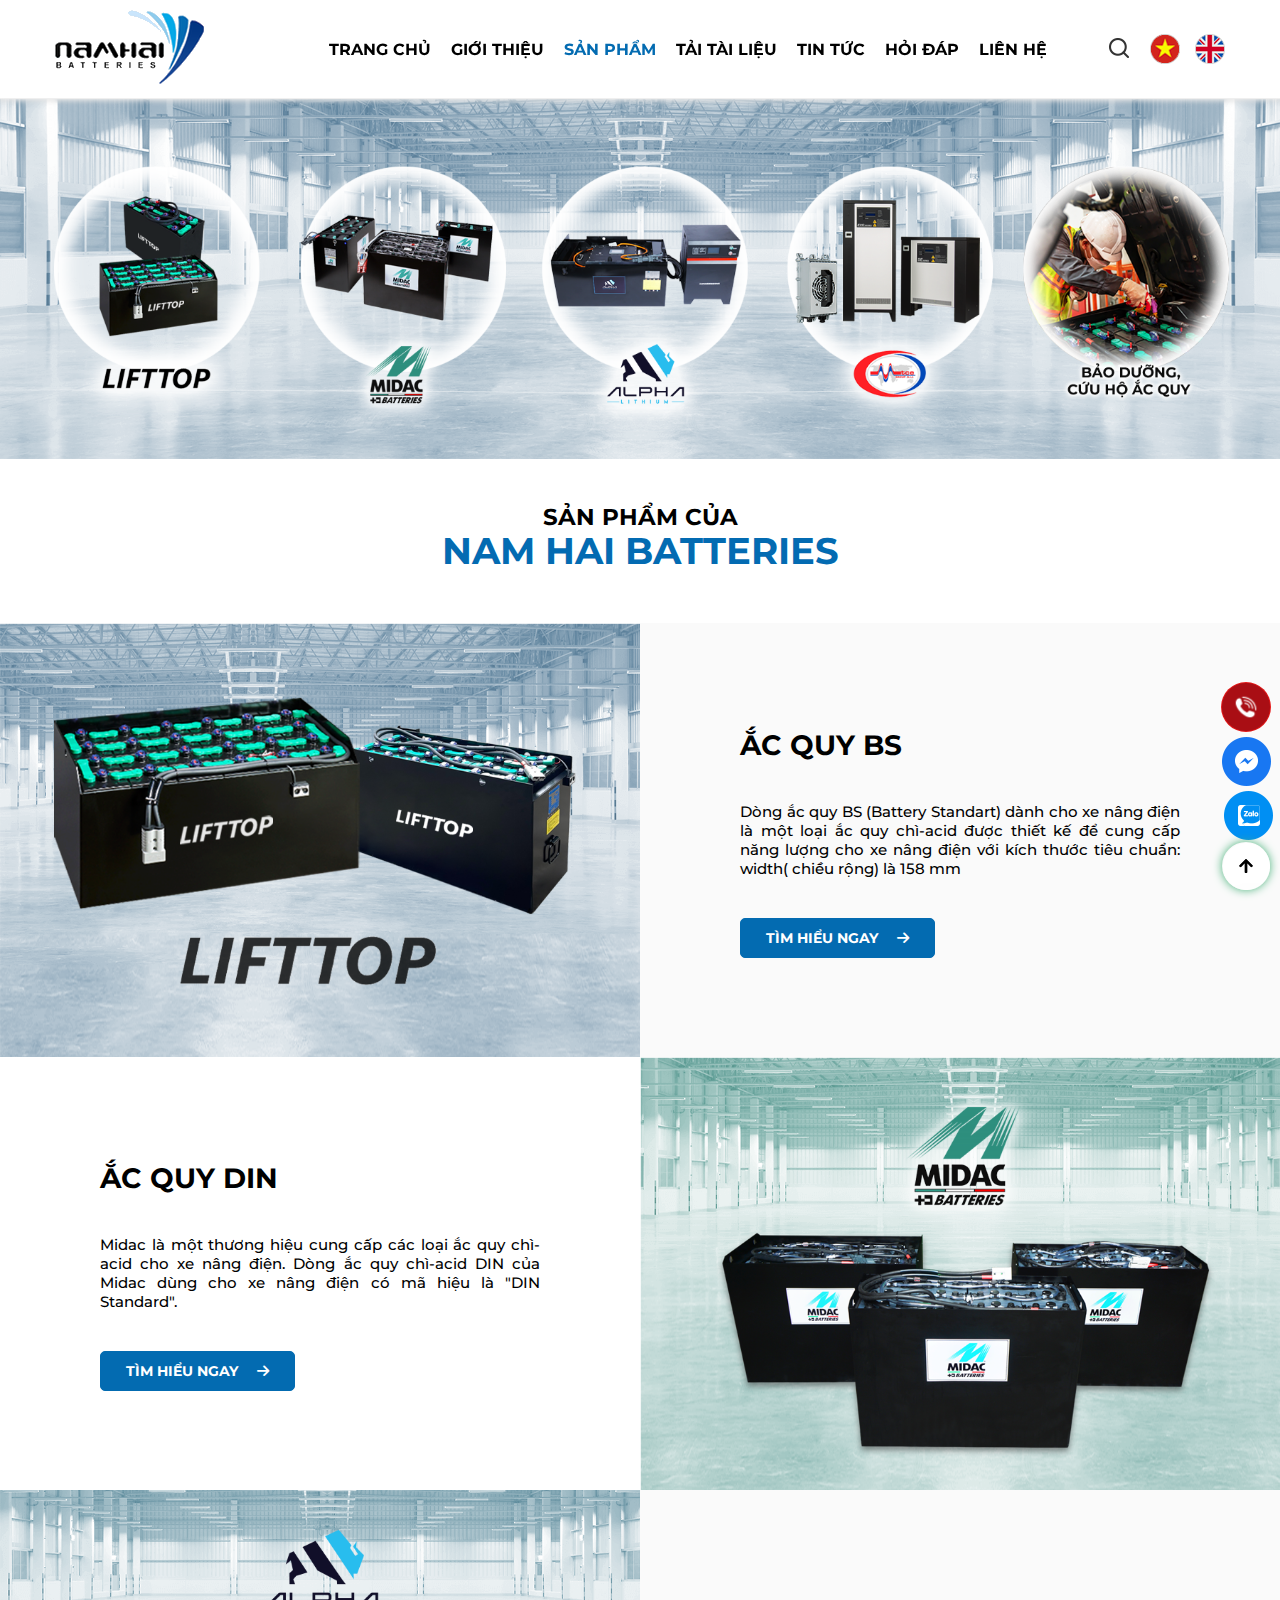
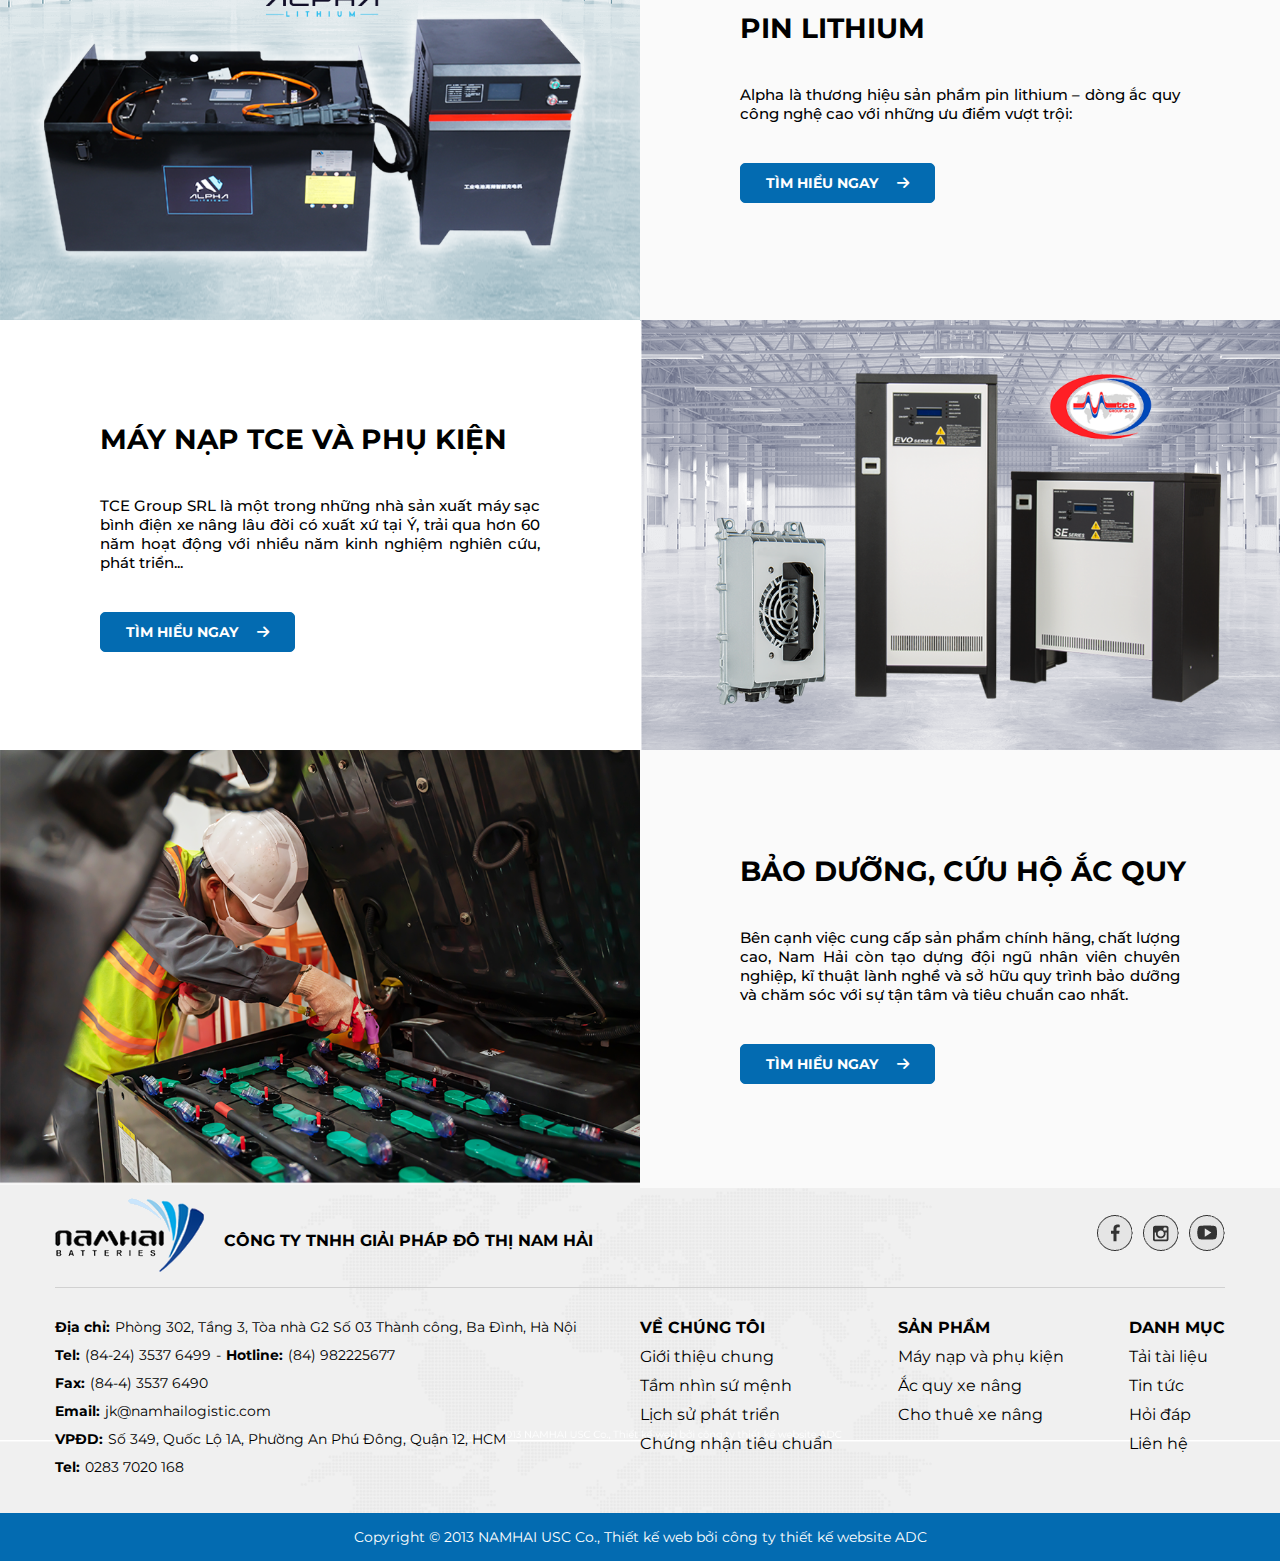
<file: san-pham.html>
<!DOCTYPE html>
<html lang="en">
  <head>
    <meta charset="UTF-8" />
    <meta http-equiv="X-UA-Compatible" content="IE=edge" />
    <meta name="viewport" content="width=device-width, initial-scale=1.0" />
    <link rel="stylesheet" href="./css/style.css" />
    <link
      rel="stylesheet"
      href="./OwlCarousel2-2.3.4/dist/assets/owl.carousel.min.css"
    />
    <link
      rel="stylesheet"
      href="./OwlCarousel2-2.3.4/dist/assets/owl.theme.default.min.css"
    />
    <link
      rel="stylesheet"
      href="./fontawesome-free-6.4.0-web/css/all.min.css"
    />
    <title>Document</title>
  </head>
  <body>
    <header>
      <div class="header">
        <div class="logo">
          <a href="">
            <img src="./img/bao duong sua chua/logo.webp" alt="logo" />
          </a>
        </div>
        <div class="header-right">
          <nav id="nav-menu" class="menu">
            <ul>
              <li>
                <a href="/index.html" class="menu-item">TRANG CHỦ</a>
              </li>
              <li>
                <a href="/gioi-thieu.html" class="menu-item">GIỚI THIỆU</a>
              </li>
              <li>
                <a href="/san-pham.html" class="menu-item active">SẢN PHẨM</a>
              </li>
              <li>
                <a href="/tai-tai-lieu.html" class="menu-item">TẢI TÀI LIỆU</a>
              </li>
              <li>
                <a href="/tin-tuc.html" class="menu-item">TIN TỨC</a>
              </li>
              <li>
                <a href="/hoi-dap.html" class="menu-item">HỎI ĐÁP</a>
              </li>
              <li>
                <a href="/lien-he.html" class="menu-item">LIÊN HỆ</a>
              </li>
            </ul>
          </nav>
          <div class="header-search">
            <img
              class="header-search-icon"
              src="./img/bao duong sua chua/icon-search.png"
              alt="search"
            />
            <input id="input-search" type="text" placeholder="Tìm kiếm" />
          </div>
          <div class="language">
            <img src="./img/bao duong sua chua/icon-vn.png" alt="vn" />
            <img src="./img/icon-en.webp" alt="eng" />
          </div>
          <div id="tab" class="tabbar-icon">
            <div class="bar1"></div>
            <div class="bar2"></div>
            <div class="bar3"></div>
          </div>
        </div>
      </div>
    </header>
    <div id="sync1" class="banner">
      <img class="banner-item" src="./img/product/banner-sanpham.webp" alt="" />
    </div>
    <div class="product-list">
      <h1 class="product-list-title">NAM HAI BATTERIES</h1>
      <div class="product-list-box">
        <div class="product-box-item">
          <div class="product-box-item-row1">
            <img src="./img/product/sanpham-img1.webp" alt="" />
          </div>
          <div class="product-box-item-row2">
            <h2 class="product-item-title">ẮC QUY BS</h2>
            <div class="product-item-intro">
              Dòng ắc quy BS (Battery Standart) dành cho xe nâng điện là một
              loại ắc quy chì-acid được thiết kế để cung cấp năng lượng cho xe
              nâng điện với kích thước tiêu chuẩn: width( chiều rộng) là 158 mm
            </div>
            <a href="/ac-quy-BS2.html" class="btn-detail">
              <div class="btn-text">
                TÌM HIỂU NGAY <i class="fa-solid fa-arrow-right"></i>
              </div>
              <!-- <img src="./img/product/btn-right.svg" alt="" /> -->
            </a>
          </div>
        </div>
        <div class="product-box-item">
          <div class="product-box-item-row1">
            <img src="./img/product/sanpham-img2.webp" alt="" />
          </div>
          <div class="product-box-item-row2">
            <h2 class="product-item-title">ẮC QUY DIN</h2>
            <div class="product-item-intro">
              Midac là một thương hiệu cung cấp các loại ắc quy chì-acid cho xe
              nâng điện. Dòng ắc quy chì-acid DIN của Midac dùng cho xe nâng
              điện có mã hiệu là "DIN Standard".
            </div>
            <a href="/ac-quy-DIN.html" class="btn-detail">
              <div class="btn-text">
                TÌM HIỂU NGAY <i class="fa-solid fa-arrow-right"></i>
              </div>
              <!-- <img src="./img/product/btn-right.svg" alt="" /> -->
            </a>
          </div>
        </div>
        <div class="product-box-item">
          <div class="product-box-item-row1">
            <img src="./img/product/sanpham-img3.webp" alt="" />
          </div>
          <div class="product-box-item-row2">
            <h2 class="product-item-title">PIN LITHIUM</h2>
            <div class="product-item-intro">
              Alpha là thương hiệu sản phẩm pin lithium – dòng ắc quy công nghệ
              cao với những ưu điểm vượt trội:
            </div>
            <a href="/pin-lithium.html" class="btn-detail">
              <div class="btn-text">
                TÌM HIỂU NGAY <i class="fa-solid fa-arrow-right"></i>
              </div>
              <!-- <img src="./img/product/btn-right.svg" alt="" /> -->
            </a>
          </div>
        </div>
        <div class="product-box-item">
          <div class="product-box-item-row1">
            <img src="./img/product/sanpham-img4.webp" alt="" />
          </div>
          <div class="product-box-item-row2">
            <h2 class="product-item-title">MÁY NẠP TCE VÀ PHỤ KIỆN</h2>
            <div class="product-item-intro">
              TCE Group SRL là một trong những nhà sản xuất máy sạc bình điện xe
              nâng lâu đời có xuất xứ tại Ý, trải qua hơn 60 năm hoạt động với
              nhiều năm kinh nghiệm nghiên cứu, phát triển...
            </div>
            <a href="/product-may-nap-TCE.html" class="btn-detail">
              <div class="btn-text">
                TÌM HIỂU NGAY <i class="fa-solid fa-arrow-right"></i>
              </div>
              <!-- <img src="./img/product/btn-right.svg" alt="" /> -->
            </a>
          </div>
        </div>
        <div class="product-box-item">
          <div class="product-box-item-row1">
            <img src="./img/product/sanpham-img5.webp" alt="" />
          </div>
          <div class="product-box-item-row2">
            <h2 class="product-item-title">BẢO DƯỠNG, CỨU HỘ ẮC QUY</h2>
            <div class="product-item-intro">
              Bên cạnh việc cung cấp sản phẩm chính hãng, chất lượng cao, Nam
              Hải còn tạo dựng đội ngũ nhân viên chuyên nghiệp, kĩ thuật lành
              nghề và sở hữu quy trình bảo dưỡng và chăm sóc với sự tận tâm và
              tiêu chuẩn cao nhất.
            </div>
            <a href="/sua-chua-bao-duong.html" class="btn-detail">
              <div class="btn-text">
                TÌM HIỂU NGAY <i class="fa-solid fa-arrow-right"></i>
              </div>
              <!-- <img src="./img/product/btn-right.svg" alt="" /> -->
            </a>
          </div>
        </div>
      </div>
    </div>
    <div class="tap-body">
      <a href="tel:+0982225677" title="098 222 5677" class="tap-icon-phone">
        <img src="./img/bao duong sua chua/icon-phone-call.png" alt="" />
        <div class="bg-ring"></div>
      </a>
      <a href="#" class="tap-icon-message">
        <img src="./img/bao duong sua chua/icon-message.png" alt="" />
      </a>
      <a href="#" class="tap-icon-zalo">
        <img src="./img/bao duong sua chua/icon-zalo.png" alt="icon-zalo" />
      </a>
      <a href="#top" class="tap-up-page">
        <img src="./img/bao duong sua chua/icon-tap-top.webp" alt="" />
      </a>
    </div>
    <footer>
      <div class="footer">
        <div class="footer-top">
          <div class="footer-top-left">
            <img src="./img/bao duong sua chua/logo.webp" alt="" />
            <div class="footer-top-left-text">
              CÔNG TY TNHH GIẢI PHÁP ĐÔ THỊ NAM HẢI
            </div>
          </div>
          <div class="footer-top-right">
            <a href="" class="footer-top-right-item">
              <img src="./img/bao duong sua chua/icon-fb.webp" alt="" />
            </a>
            <a href="" class="footer-top-right-item">
              <img src="./img/bao duong sua chua/icon-instagram.webp" alt="" />
            </a>
            <a href="" class="footer-top-right-item">
              <img src="./img/bao duong sua chua/icon-youtube.webp" alt="" />
            </a>
          </div>
        </div>
        <div class="footer-md">
          <div class="footer-md-left">
            <div class="footer-md-left-item">
              <div class="footer-md-left-item-title">Địa chỉ:</div>
              <div class="footer-md-left-item-text">
                Phòng 302, Tầng 3, Tòa nhà G2 Số 03 Thành công, Ba Đình, Hà Nội
              </div>
            </div>
            <div class="footer-md-left-item">
              <div class="footer-md-left-item-tel">
                <div class="footer-md-left-item-title">Tel:</div>
                <a href="tel:+02435376499" class="footer-md-left-item-text"
                  >(84-24) 3537 6499</a
                >
              </div>
              <div>-</div>
              <div class="footer-md-left-item-hotline">
                <div class="footer-md-left-item-title">Hotline:</div>
                <a href="tel:+0982225677" class="footer-md-left-item-text"
                  >(84) 982225677</a
                >
              </div>
            </div>
            <div class="footer-md-left-item">
              <div class="footer-md-left-item-title">Fax:</div>
              <a href="tel:+0435376490" class="footer-md-left-item-text"
                >(84-4) 3537 6490</a
              >
            </div>
            <div class="footer-md-left-item">
              <div class="footer-md-left-item-title">Email:</div>
              <a href="#" class="footer-md-left-item-text"
                >jk@namhailogistic.com</a
              >
            </div>
            <div class="footer-md-left-item">
              <div class="footer-md-left-item-title">VPĐD:</div>
              <div class="footer-md-left-item-text">
                Số 349, Quốc Lộ 1A, Phường An Phú Đông, Quận 12, HCM
              </div>
            </div>
            <div class="footer-md-left-item">
              <div class="footer-md-left-item-title">Tel:</div>
              <a href="tel:+02837020168" class="footer-md-left-item-text"
                >0283 7020 168</a
              >
            </div>
          </div>
          <div class="footer-md-right">
            <div class="footer-md-right-row">
              <div class="footer-md-right-row-top">VỀ CHÚNG TÔI</div>
              <div class="footer-md-right-row-bottom">
                <ul>
                  <li>
                    <a href="" class="footer-md-right-item">Giới thiệu chung</a>
                  </li>
                  <li>
                    <a href="" class="footer-md-right-item">Tầm nhìn sứ mệnh</a>
                  </li>
                  <li>
                    <a href="" class="footer-md-right-item"
                      >Lịch sử phát triển</a
                    >
                  </li>
                  <li>
                    <a href="" class="footer-md-right-item"
                      >Chứng nhận tiêu chuẩn</a
                    >
                  </li>
                </ul>
              </div>
            </div>
            <div class="footer-md-right-row">
              <div class="footer-md-right-row-top">SẢN PHẨM</div>
              <div class="footer-md-right-row-bottom">
                <ul>
                  <li>
                    <a href="" class="footer-md-right-item"
                      >Máy nạp và phụ kiện</a
                    >
                  </li>
                  <li>
                    <a href="" class="footer-md-right-item">Ắc quy xe nâng</a>
                  </li>
                  <li>
                    <a href="" class="footer-md-right-item">Cho thuê xe nâng</a>
                  </li>
                </ul>
              </div>
            </div>
            <div class="footer-md-right-row">
              <div class="footer-md-right-row-top">DANH MỤC</div>
              <div class="footer-md-right-row-bottom">
                <ul>
                  <li>
                    <a href="" class="footer-md-right-item">Tải tài liệu</a>
                  </li>
                  <li><a href="" class="footer-md-right-item">Tin tức</a></li>
                  <li><a href="" class="footer-md-right-item">Hỏi đáp</a></li>
                  <li><a href="" class="footer-md-right-item">Liên hệ</a></li>
                </ul>
              </div>
            </div>
          </div>
        </div>
      </div>
      <div class="footer-bottom">
        <div class="footer-bottom-text">
          Copyright © 2013 NAMHAI USC Co., Thiết kế web bởi công ty thiết kế
          website ADC
        </div>
      </div>
    </footer>
    <script src="./js/jquery.min.js"></script>
    <script src="./OwlCarousel2-2.3.4/dist/owl.carousel.min.js"></script>
    <script src="./js/slider.js"></script>
  </body>
</html>
</file>
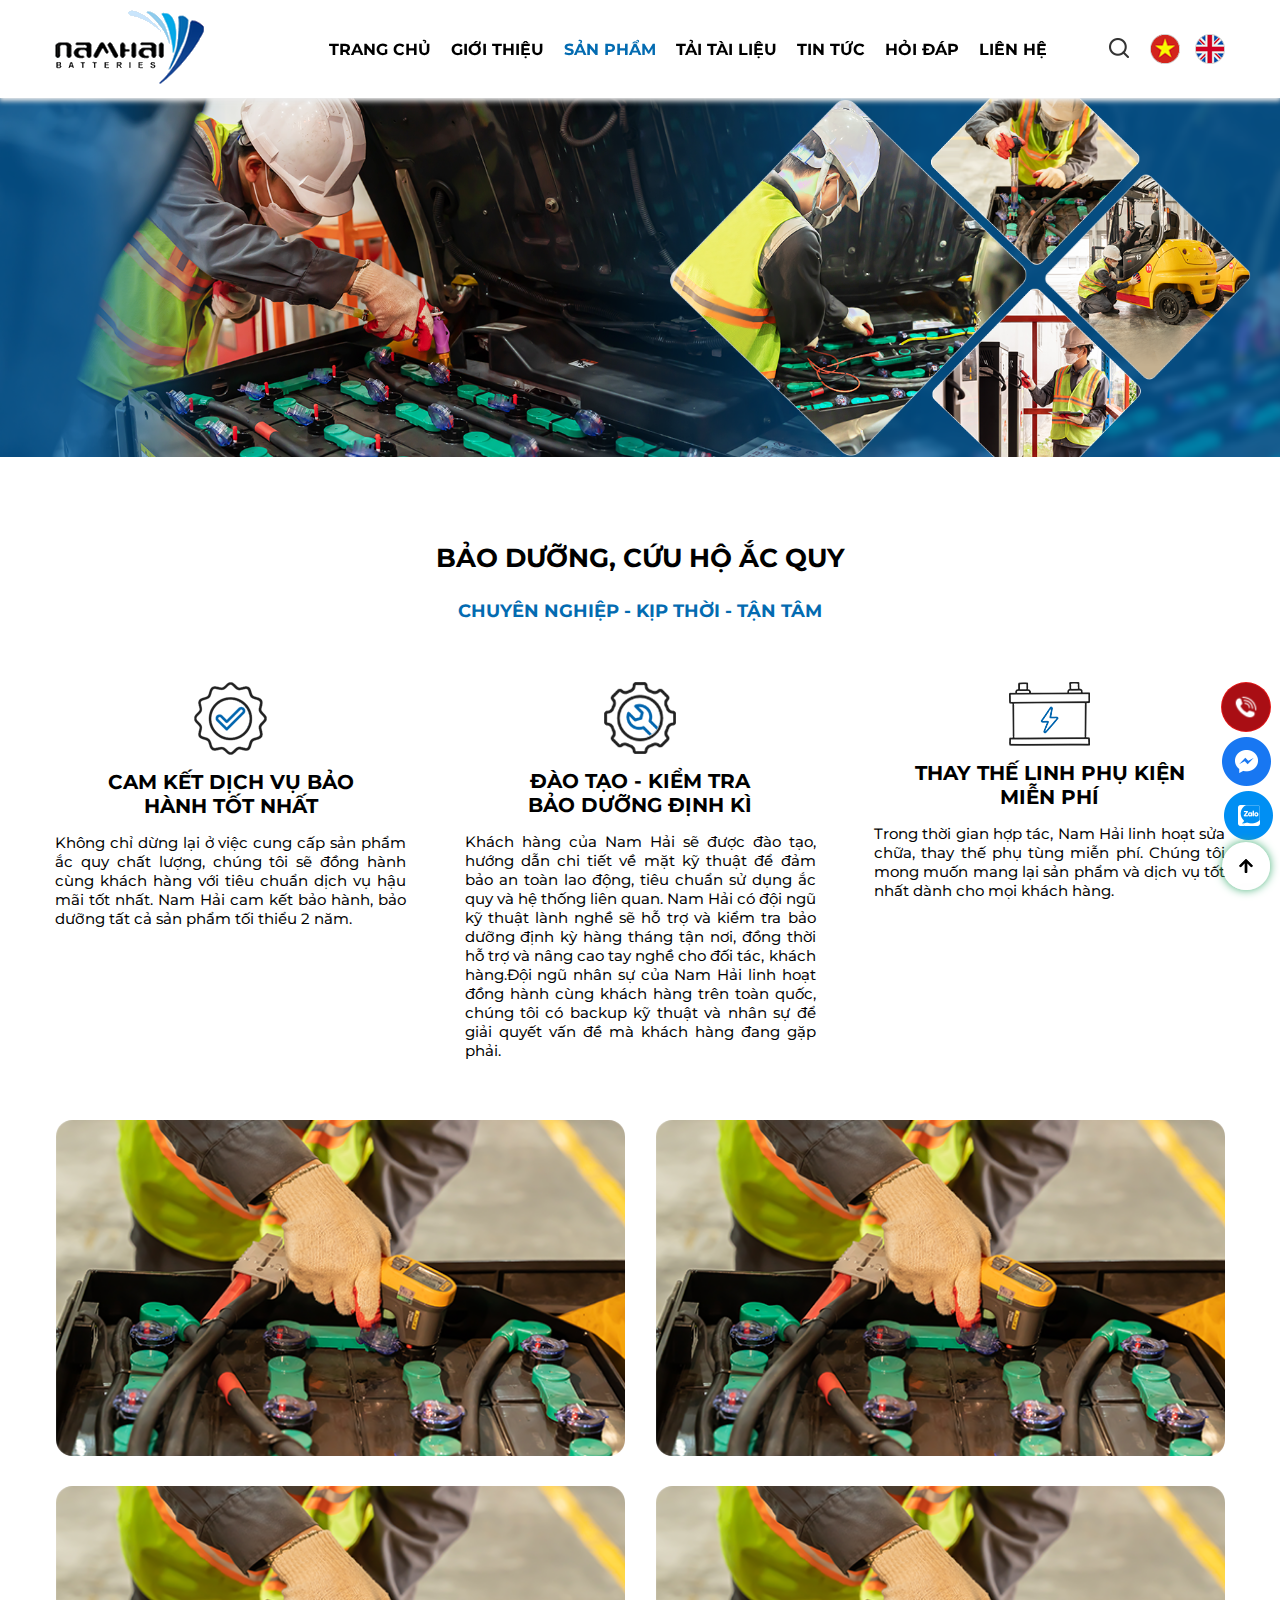
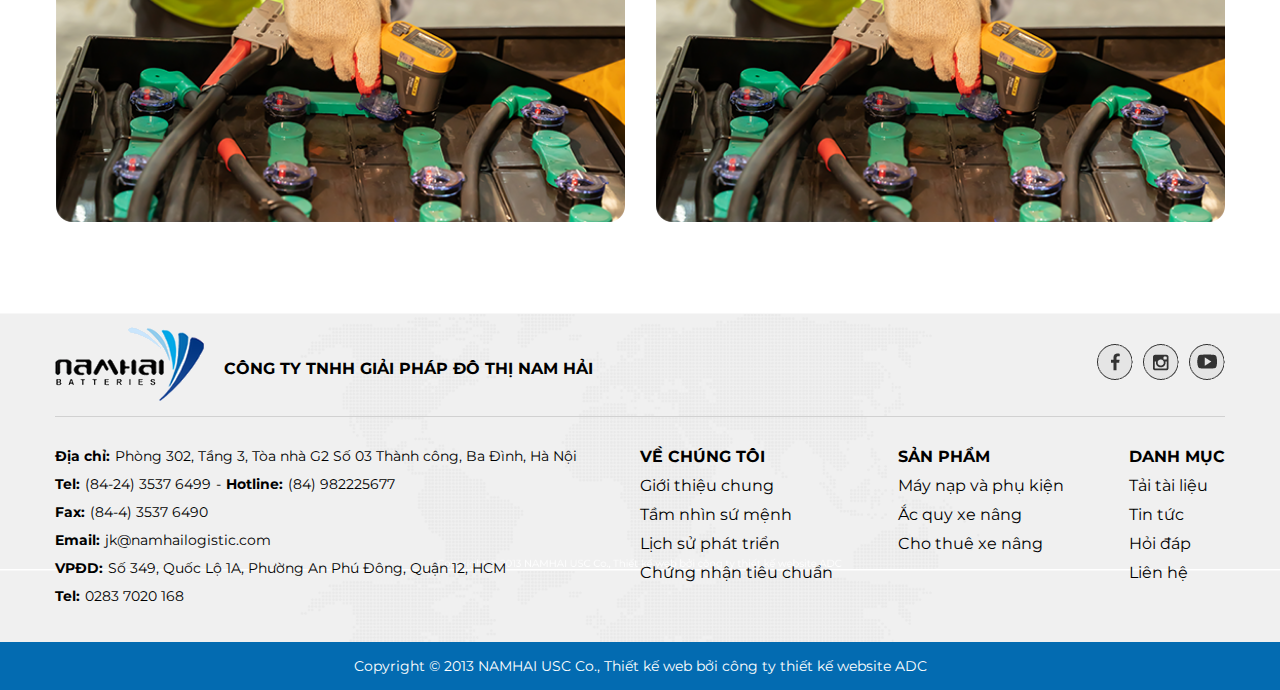
<file: sua-chua-bao-duong.html>
<!DOCTYPE html>
<html lang="en">
  <head>
    <meta charset="UTF-8" />
    <meta http-equiv="X-UA-Compatible" content="IE=edge" />
    <meta name="viewport" content="width=device-width, initial-scale=1.0" />
    <link rel="stylesheet" href="./css/style.css" />
    <link
      rel="stylesheet"
      href="./fontawesome-free-6.4.0-web/css/all.min.css"
    />
    <title>Document</title>
  </head>
  <body>
    <header>
      <div class="header">
        <div class="logo">
          <a href="">
            <img src="./img/bao duong sua chua/logo.webp" alt="logo" />
          </a>
        </div>
        <div class="header-right">
          <nav id="nav-menu" class="menu">
            <ul>
              <li>
                <a href="/index.html" class="menu-item">TRANG CHỦ</a>
              </li>
              <li>
                <a href="/gioi-thieu.html" class="menu-item">GIỚI THIỆU</a>
              </li>
              <li>
                <a href="/san-pham.html" class="menu-item active">SẢN PHẨM</a>
              </li>
              <li>
                <a href="/tai-tai-lieu.html" class="menu-item">TẢI TÀI LIỆU</a>
              </li>
              <li>
                <a href="/tin-tuc.html" class="menu-item">TIN TỨC</a>
              </li>
              <li>
                <a href="/hoi-dap.html" class="menu-item">HỎI ĐÁP</a>
              </li>
              <li>
                <a href="/lien-he.html" class="menu-item">LIÊN HỆ</a>
              </li>
            </ul>
          </nav>
          <div class="header-search">
            <img
              class="header-search-icon"
              src="./img/bao duong sua chua/icon-search.png"
              alt="search"
            />
            <input id="input-search" type="text" placeholder="Tìm kiếm" />
          </div>
          <div class="language">
            <img src="./img/bao duong sua chua/icon-vn.png" alt="vn" />
            <img src="./img/icon-en.webp" alt="eng" />
          </div>
          <div id="tab" class="tabbar-icon">
            <div class="bar1"></div>
            <div class="bar2"></div>
            <div class="bar3"></div>
          </div>
        </div>
      </div>
    </header>
    <div class="banner">
      <img src="./img/bao duong sua chua/banner.webp" alt="banner" />
    </div>
    <div class="about_body">
      <div class="title">
        <h3 class="title-top">BẢO DƯỠNG, CỨU HỘ ẮC QUY</h3>
        <div class="title-bottom">CHUYÊN NGHIỆP - KỊP THỜI - TẬN TÂM</div>
      </div>
      <div class="content">
        <div class="content-item">
          <img src="./img/bao duong sua chua/cam-ket.webp" alt="cam-ket" />
          <div class="item-title">CAM KẾT DỊCH VỤ BẢO HÀNH TỐT NHẤT</div>
          <div class="content-item-text">
            Không chỉ dừng lại ở việc cung cấp sản phẩm ắc quy chất lượng, chúng
            tôi sẽ đồng hành cùng khách hàng với tiêu chuẩn dịch vụ hậu mãi tốt
            nhất. Nam Hải cam kết bảo hành, bảo dưỡng tất cả sản phẩm tối thiểu
            2 năm.
          </div>
        </div>
        <div class="content-item">
          <img src="./img/bao duong sua chua/bao-hanh.webp" alt="cam-ket" />
          <div class="item-title">ĐÀO TẠO - KIỂM TRA BẢO DƯỠNG ĐỊNH KÌ</div>
          <div class="content-item-text">
            Khách hàng của Nam Hải sẽ được đào tạo, hướng dẫn chi tiết về mặt kỹ
            thuật để đảm bảo an toàn lao động, tiêu chuẩn sử dụng ắc quy và hệ
            thống liên quan. Nam Hải có đội ngũ kỹ thuật lành nghề sẽ hỗ trợ và
            kiểm tra bảo dưỡng định kỳ hàng tháng tận nơi, đồng thời hỗ trợ và
            nâng cao tay nghề cho đối tác, khách hàng.Đội ngũ nhân sự của Nam
            Hải linh hoạt đồng hành cùng khách hàng trên toàn quốc, chúng tôi có
            backup kỹ thuật và nhân sự để giải quyết vấn đề mà khách hàng đang
            gặp phải.
          </div>
        </div>
        <div class="content-item">
          <img src="./img/bao duong sua chua/thay-the.webp" alt="cam-ket" />
          <div class="item-title">THAY THẾ LINH PHỤ KIỆN MIỄN PHÍ</div>
          <div class="content-item-text">
            Trong thời gian hợp tác, Nam Hải linh hoạt sửa chữa, thay thế phụ
            tùng miễn phí. Chúng tôi mong muốn mang lại sản phẩm và dịch vụ tốt
            nhất dành cho mọi khách hàng.
          </div>
        </div>
        <!-- <div class="content-item">
          <img src="./img/bao duong sua chua/ho-tro.webp" alt="cam-ket" />
          <div class="item-title">HỖ TRỌ KHÁCH HÀNG 24/7</div>
          <div class="content-item-text">
            Chúng tôi luôn có đội ngũ kĩ thuật chuyên nghiệp, phục vụ khách hàng
            24/7 trên toàn quốc
          </div>
        </div> -->
      </div>
      <div class="content-img">
        <img src="./img/bao duong sua chua/content-img2.webp" alt="" />
        <img src="./img/bao duong sua chua/content-img2.webp" alt="" />
        <img src="./img/bao duong sua chua/content-img2.webp" alt="" />
        <img src="./img/bao duong sua chua/content-img2.webp" alt="" />
      </div>
    </div>
    <div class="tap-body">
      <a href="tel:+0982225677" title="098 222 5677" class="tap-icon-phone">
        <img src="./img/bao duong sua chua/icon-phone-call.png" alt="" />
        <div class="bg-ring"></div>
      </a>
      <a href="#" class="tap-icon-message">
        <img src="./img/bao duong sua chua/icon-message.png" alt="" />
      </a>
      <a href="#" class="tap-icon-zalo">
        <img src="./img/bao duong sua chua/icon-zalo.png" alt="icon-zalo" />
      </a>
      <a href="#top" class="tap-up-page">
        <img src="./img/bao duong sua chua/icon-tap-top.webp" alt="" />
      </a>
    </div>
    <footer>
      <div class="footer">
        <div class="footer-top">
          <div class="footer-top-left">
            <img src="./img/bao duong sua chua/logo.webp" alt="" />
            <div class="footer-top-left-text">
              CÔNG TY TNHH GIẢI PHÁP ĐÔ THỊ NAM HẢI
            </div>
          </div>
          <div class="footer-top-right">
            <a href="" class="footer-top-right-item">
              <img src="./img/bao duong sua chua/icon-fb.webp" alt="" />
            </a>
            <a href="" class="footer-top-right-item">
              <img src="./img/bao duong sua chua/icon-instagram.webp" alt="" />
            </a>
            <a href="" class="footer-top-right-item">
              <img src="./img/bao duong sua chua/icon-youtube.webp" alt="" />
            </a>
          </div>
        </div>
        <div class="footer-md">
          <div class="footer-md-left">
            <div class="footer-md-left-item">
              <div class="footer-md-left-item-title">Địa chỉ:</div>
              <div class="footer-md-left-item-text">
                Phòng 302, Tầng 3, Tòa nhà G2 Số 03 Thành công, Ba Đình, Hà Nội
              </div>
            </div>
            <div class="footer-md-left-item">
              <div class="footer-md-left-item-tel">
                <div class="footer-md-left-item-title">Tel:</div>
                <a href="tel:+02435376499" class="footer-md-left-item-text"
                  >(84-24) 3537 6499</a
                >
              </div>
              <div>-</div>
              <div class="footer-md-left-item-hotline">
                <div class="footer-md-left-item-title">Hotline:</div>
                <a href="tel:+0982225677" class="footer-md-left-item-text"
                  >(84) 982225677</a
                >
              </div>
            </div>
            <div class="footer-md-left-item">
              <div class="footer-md-left-item-title">Fax:</div>
              <a href="tel:+0435376490" class="footer-md-left-item-text"
                >(84-4) 3537 6490</a
              >
            </div>
            <div class="footer-md-left-item">
              <div class="footer-md-left-item-title">Email:</div>
              <a href="#" class="footer-md-left-item-text"
                >jk@namhailogistic.com</a
              >
            </div>
            <div class="footer-md-left-item">
              <div class="footer-md-left-item-title">VPĐD:</div>
              <div class="footer-md-left-item-text">
                Số 349, Quốc Lộ 1A, Phường An Phú Đông, Quận 12, HCM
              </div>
            </div>
            <div class="footer-md-left-item">
              <div class="footer-md-left-item-title">Tel:</div>
              <a href="tel:+02837020168" class="footer-md-left-item-text"
                >0283 7020 168</a
              >
            </div>
          </div>
          <div class="footer-md-right">
            <div class="footer-md-right-row">
              <div class="footer-md-right-row-top">VỀ CHÚNG TÔI</div>
              <div class="footer-md-right-row-bottom">
                <ul>
                  <li>
                    <a href="" class="footer-md-right-item">Giới thiệu chung</a>
                  </li>
                  <li>
                    <a href="" class="footer-md-right-item">Tầm nhìn sứ mệnh</a>
                  </li>
                  <li>
                    <a href="" class="footer-md-right-item"
                      >Lịch sử phát triển</a
                    >
                  </li>
                  <li>
                    <a href="" class="footer-md-right-item"
                      >Chứng nhận tiêu chuẩn</a
                    >
                  </li>
                </ul>
              </div>
            </div>
            <div class="footer-md-right-row">
              <div class="footer-md-right-row-top">SẢN PHẨM</div>
              <div class="footer-md-right-row-bottom">
                <ul>
                  <li>
                    <a href="" class="footer-md-right-item"
                      >Máy nạp và phụ kiện</a
                    >
                  </li>
                  <li>
                    <a href="" class="footer-md-right-item">Ắc quy xe nâng</a>
                  </li>
                  <li>
                    <a href="" class="footer-md-right-item">Cho thuê xe nâng</a>
                  </li>
                </ul>
              </div>
            </div>
            <div class="footer-md-right-row">
              <div class="footer-md-right-row-top">DANH MỤC</div>
              <div class="footer-md-right-row-bottom">
                <ul>
                  <li>
                    <a href="" class="footer-md-right-item">Tải tài liệu</a>
                  </li>
                  <li><a href="" class="footer-md-right-item">Tin tức</a></li>
                  <li><a href="" class="footer-md-right-item">Hỏi đáp</a></li>
                  <li><a href="" class="footer-md-right-item">Liên hệ</a></li>
                </ul>
              </div>
            </div>
          </div>
        </div>
      </div>
      <div class="footer-bottom">
        <div class="footer-bottom-text">
          Copyright © 2013 NAMHAI USC Co., Thiết kế web bởi công ty thiết kế
          website ADC
        </div>
      </div>
    </footer>
    <script src="./js/jquery.min.js"></script>
    <script src="./js/slider.js"></script>
  </body>
</html>
</file>
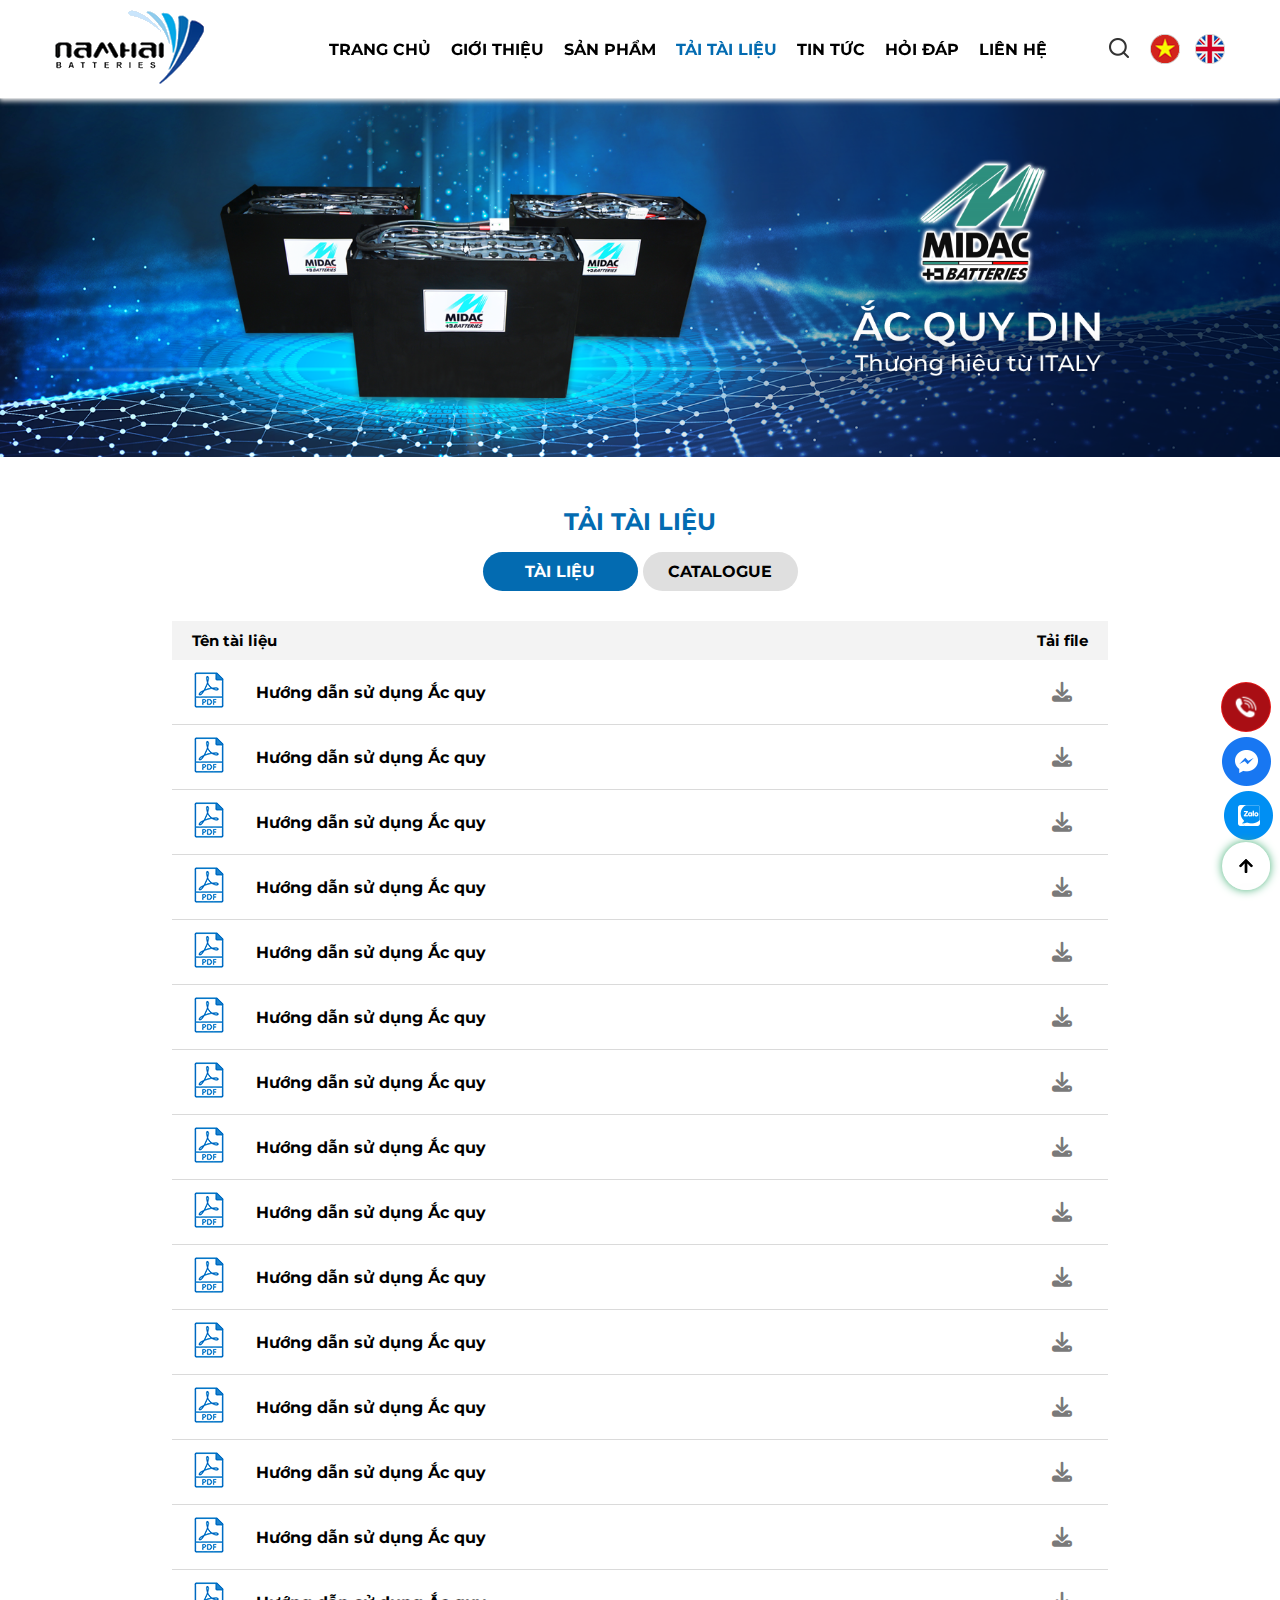
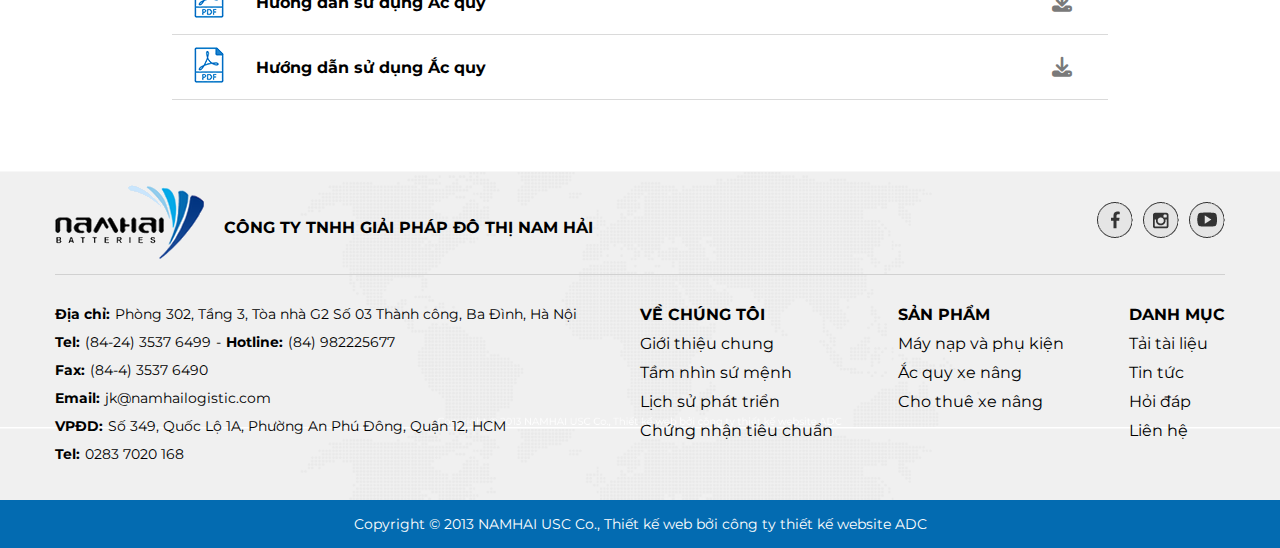
<file: tai-tai-lieu.html>
<!DOCTYPE html>
<html lang="en">
  <head>
    <meta charset="UTF-8" />
    <meta http-equiv="X-UA-Compatible" content="IE=edge" />
    <meta name="viewport" content="width=device-width, initial-scale=1.0" />
    <link rel="stylesheet" href="./css/style.css" />
    <link
      rel="stylesheet"
      href="./OwlCarousel2-2.3.4/dist/assets/owl.carousel.min.css"
    />
    <link
      rel="stylesheet"
      href="./OwlCarousel2-2.3.4/dist/assets/owl.theme.default.min.css"
    />
    <link
      rel="stylesheet"
      href="./fontawesome-free-6.4.0-web/css/all.min.css"
    />
    <title>Document</title>
  </head>
  <body>
    <header>
      <div class="header">
        <div class="logo">
          <a href="">
            <img src="./img/bao duong sua chua/logo.webp" alt="logo" />
          </a>
        </div>
        <div class="header-right">
          <nav id="nav-menu" class="menu">
            <ul>
              <li>
                <a href="http://127.0.0.1:5500/index.html" class="menu-item"
                  >TRANG CHỦ</a
                >
              </li>
              <li>
                <a
                  href="http://127.0.0.1:5500/gioi-thieu.html"
                  class="menu-item"
                  >GIỚI THIỆU</a
                >
              </li>
              <li>
                <a href="http://127.0.0.1:5500/san-pham.html" class="menu-item"
                  >SẢN PHẨM</a
                >
              </li>
              <li>
                <a
                  href="http://127.0.0.1:5500/tai-tai-lieu.html"
                  class="menu-item active"
                  >TẢI TÀI LIỆU</a
                >
              </li>
              <li>
                <a href="http://127.0.0.1:5500/tin-tuc.html" class="menu-item"
                  >TIN TỨC</a
                >
              </li>
              <li>
                <a href="http://127.0.0.1:5500/hoi-dap.html" class="menu-item"
                  >HỎI ĐÁP</a
                >
              </li>
              <li>
                <a href="http://127.0.0.1:5500/lien-he.html" class="menu-item"
                  >LIÊN HỆ</a
                >
              </li>
            </ul>
          </nav>
          <div class="header-search">
            <img
              class="header-search-icon"
              src="./img/bao duong sua chua/icon-search.png"
              alt="search"
            />
            <input id="input-search" type="text" placeholder="Tìm kiếm" />
          </div>
          <div class="language">
            <img src="./img/bao duong sua chua/icon-vn.png" alt="vn" />
            <img src="./img/icon-en.webp" alt="eng" />
          </div>
          <div id="tab" class="tabbar-icon">
            <div class="bar1"></div>
            <div class="bar2"></div>
            <div class="bar3"></div>
          </div>
        </div>
      </div>
    </header>
    <div id="sync1" class="banner">
      <img class="banner-item" src="./img/product/DIN-banner.webp" alt="" />
    </div>
    <div class="download-document">
      <h1 class="download-title">TẢI TÀI LIỆU</h1>
      <div class="download-menu">
        <a href="" class="item active">TÀI LIỆU</a>
        <a href="" class="item">CATALOGUE</a>
      </div>
      <div class="download-box">
        <div class="download-box-top">
          <div class="row1">Tên tài liệu</div>
          <div class="row2">Tải file</div>
        </div>
        <div class="download-box-bottom">
          <div class="item">
            <div class="row1">
              <span>
                <img src="./img/product/download-pdf.webp" alt="" />
              </span>
              <a href="" class="name-flie">Hướng dẫn sử dụng Ắc quy</a>
            </div>
            <a href="" class="row2">
              <i class="fa-solid fa-download"></i>
            </a>
          </div>
          <div class="item">
            <div class="row1">
              <span>
                <img src="./img/product/download-pdf.webp" alt="" />
              </span>
              <a href="" class="name-flie">Hướng dẫn sử dụng Ắc quy</a>
            </div>
            <a href="" class="row2">
              <i class="fa-solid fa-download"></i>
            </a>
          </div>
          <div class="item">
            <div class="row1">
              <span>
                <img src="./img/product/download-pdf.webp" alt="" />
              </span>
              <a href="" class="name-flie">Hướng dẫn sử dụng Ắc quy</a>
            </div>
            <a href="" class="row2">
              <i class="fa-solid fa-download"></i>
            </a>
          </div>
          <div class="item">
            <div class="row1">
              <span>
                <img src="./img/product/download-pdf.webp" alt="" />
              </span>
              <a href="" class="name-flie">Hướng dẫn sử dụng Ắc quy</a>
            </div>
            <a href="" class="row2">
              <i class="fa-solid fa-download"></i>
            </a>
          </div>
          <div class="item">
            <div class="row1">
              <span>
                <img src="./img/product/download-pdf.webp" alt="" />
              </span>
              <a href="" class="name-flie">Hướng dẫn sử dụng Ắc quy</a>
            </div>
            <a href="" class="row2">
              <i class="fa-solid fa-download"></i>
            </a>
          </div>
          <div class="item">
            <div class="row1">
              <span>
                <img src="./img/product/download-pdf.webp" alt="" />
              </span>
              <a href="" class="name-flie">Hướng dẫn sử dụng Ắc quy</a>
            </div>
            <a href="" class="row2">
              <i class="fa-solid fa-download"></i>
            </a>
          </div>
          <div class="item">
            <div class="row1">
              <span>
                <img src="./img/product/download-pdf.webp" alt="" />
              </span>
              <a href="" class="name-flie">Hướng dẫn sử dụng Ắc quy</a>
            </div>
            <a href="" class="row2">
              <i class="fa-solid fa-download"></i>
            </a>
          </div>
          <div class="item">
            <div class="row1">
              <span>
                <img src="./img/product/download-pdf.webp" alt="" />
              </span>
              <a href="" class="name-flie">Hướng dẫn sử dụng Ắc quy</a>
            </div>
            <a href="" class="row2">
              <i class="fa-solid fa-download"></i>
            </a>
          </div>
          <div class="item">
            <div class="row1">
              <span>
                <img src="./img/product/download-pdf.webp" alt="" />
              </span>
              <a href="" class="name-flie">Hướng dẫn sử dụng Ắc quy</a>
            </div>
            <a href="" class="row2">
              <i class="fa-solid fa-download"></i>
            </a>
          </div>
          <div class="item">
            <div class="row1">
              <span>
                <img src="./img/product/download-pdf.webp" alt="" />
              </span>
              <a href="" class="name-flie">Hướng dẫn sử dụng Ắc quy</a>
            </div>
            <a href="" class="row2">
              <i class="fa-solid fa-download"></i>
            </a>
          </div>
          <div class="item">
            <div class="row1">
              <span>
                <img src="./img/product/download-pdf.webp" alt="" />
              </span>
              <a href="" class="name-flie">Hướng dẫn sử dụng Ắc quy</a>
            </div>
            <a href="" class="row2">
              <i class="fa-solid fa-download"></i>
            </a>
          </div>
          <div class="item">
            <div class="row1">
              <span>
                <img src="./img/product/download-pdf.webp" alt="" />
              </span>
              <a href="" class="name-flie">Hướng dẫn sử dụng Ắc quy</a>
            </div>
            <a href="" class="row2">
              <i class="fa-solid fa-download"></i>
            </a>
          </div>
          <div class="item">
            <div class="row1">
              <span>
                <img src="./img/product/download-pdf.webp" alt="" />
              </span>
              <a href="" class="name-flie">Hướng dẫn sử dụng Ắc quy</a>
            </div>
            <a href="" class="row2">
              <i class="fa-solid fa-download"></i>
            </a>
          </div>
          <div class="item">
            <div class="row1">
              <span>
                <img src="./img/product/download-pdf.webp" alt="" />
              </span>
              <a href="" class="name-flie">Hướng dẫn sử dụng Ắc quy</a>
            </div>
            <a href="" class="row2">
              <i class="fa-solid fa-download"></i>
            </a>
          </div>
          <div class="item">
            <div class="row1">
              <span>
                <img src="./img/product/download-pdf.webp" alt="" />
              </span>
              <a href="" class="name-flie">Hướng dẫn sử dụng Ắc quy</a>
            </div>
            <a href="" class="row2">
              <i class="fa-solid fa-download"></i>
            </a>
          </div>
          <div class="item">
            <div class="row1">
              <span>
                <img src="./img/product/download-pdf.webp" alt="" />
              </span>
              <a href="" class="name-flie">Hướng dẫn sử dụng Ắc quy</a>
            </div>
            <a href="" class="row2">
              <i class="fa-solid fa-download"></i>
            </a>
          </div>
        </div>
      </div>
    </div>
    <div class="tap-body">
      <a href="tel:+0982225677" title="098 222 5677" class="tap-icon-phone">
        <img src="./img/bao duong sua chua/icon-phone-call.png" alt="" />
        <div class="bg-ring"></div>
      </a>
      <a href="#" class="tap-icon-message">
        <img src="./img/bao duong sua chua/icon-message.png" alt="" />
      </a>
      <a href="#" class="tap-icon-zalo">
        <img src="./img/bao duong sua chua/icon-zalo.png" alt="icon-zalo" />
      </a>
      <a href="#top" class="tap-up-page">
        <img src="./img/bao duong sua chua/icon-tap-top.webp" alt="" />
      </a>
    </div>
    <footer>
      <div class="footer">
        <div class="footer-top">
          <div class="footer-top-left">
            <img src="./img/bao duong sua chua/logo.webp" alt="" />
            <div class="footer-top-left-text">
              CÔNG TY TNHH GIẢI PHÁP ĐÔ THỊ NAM HẢI
            </div>
          </div>
          <div class="footer-top-right">
            <a href="" class="footer-top-right-item">
              <img src="./img/bao duong sua chua/icon-fb.webp" alt="" />
            </a>
            <a href="" class="footer-top-right-item">
              <img src="./img/bao duong sua chua/icon-instagram.webp" alt="" />
            </a>
            <a href="" class="footer-top-right-item">
              <img src="./img/bao duong sua chua/icon-youtube.webp" alt="" />
            </a>
          </div>
        </div>
        <div class="footer-md">
          <div class="footer-md-left">
            <div class="footer-md-left-item">
              <div class="footer-md-left-item-title">Địa chỉ:</div>
              <div class="footer-md-left-item-text">
                Phòng 302, Tầng 3, Tòa nhà G2 Số 03 Thành công, Ba Đình, Hà Nội
              </div>
            </div>
            <div class="footer-md-left-item">
              <div class="footer-md-left-item-tel">
                <div class="footer-md-left-item-title">Tel:</div>
                <a href="tel:+02435376499" class="footer-md-left-item-text"
                  >(84-24) 3537 6499</a
                >
              </div>
              <div>-</div>
              <div class="footer-md-left-item-hotline">
                <div class="footer-md-left-item-title">Hotline:</div>
                <a href="tel:+0982225677" class="footer-md-left-item-text"
                  >(84) 982225677</a
                >
              </div>
            </div>
            <div class="footer-md-left-item">
              <div class="footer-md-left-item-title">Fax:</div>
              <a href="tel:+0435376490" class="footer-md-left-item-text"
                >(84-4) 3537 6490</a
              >
            </div>
            <div class="footer-md-left-item">
              <div class="footer-md-left-item-title">Email:</div>
              <a href="#" class="footer-md-left-item-text"
                >jk@namhailogistic.com</a
              >
            </div>
            <div class="footer-md-left-item">
              <div class="footer-md-left-item-title">VPĐD:</div>
              <div class="footer-md-left-item-text">
                Số 349, Quốc Lộ 1A, Phường An Phú Đông, Quận 12, HCM
              </div>
            </div>
            <div class="footer-md-left-item">
              <div class="footer-md-left-item-title">Tel:</div>
              <a href="tel:+02837020168" class="footer-md-left-item-text"
                >0283 7020 168</a
              >
            </div>
          </div>
          <div class="footer-md-right">
            <div class="footer-md-right-row">
              <div class="footer-md-right-row-top">VỀ CHÚNG TÔI</div>
              <div class="footer-md-right-row-bottom">
                <ul>
                  <li>
                    <a href="" class="footer-md-right-item">Giới thiệu chung</a>
                  </li>
                  <li>
                    <a href="" class="footer-md-right-item">Tầm nhìn sứ mệnh</a>
                  </li>
                  <li>
                    <a href="" class="footer-md-right-item"
                      >Lịch sử phát triển</a
                    >
                  </li>
                  <li>
                    <a href="" class="footer-md-right-item"
                      >Chứng nhận tiêu chuẩn</a
                    >
                  </li>
                </ul>
              </div>
            </div>
            <div class="footer-md-right-row">
              <div class="footer-md-right-row-top">SẢN PHẨM</div>
              <div class="footer-md-right-row-bottom">
                <ul>
                  <li>
                    <a href="" class="footer-md-right-item"
                      >Máy nạp và phụ kiện</a
                    >
                  </li>
                  <li>
                    <a href="" class="footer-md-right-item">Ắc quy xe nâng</a>
                  </li>
                  <li>
                    <a href="" class="footer-md-right-item">Cho thuê xe nâng</a>
                  </li>
                </ul>
              </div>
            </div>
            <div class="footer-md-right-row">
              <div class="footer-md-right-row-top">DANH MỤC</div>
              <div class="footer-md-right-row-bottom">
                <ul>
                  <li>
                    <a href="" class="footer-md-right-item">Tải tài liệu</a>
                  </li>
                  <li><a href="" class="footer-md-right-item">Tin tức</a></li>
                  <li><a href="" class="footer-md-right-item">Hỏi đáp</a></li>
                  <li><a href="" class="footer-md-right-item">Liên hệ</a></li>
                </ul>
              </div>
            </div>
          </div>
        </div>
      </div>
      <div class="footer-bottom">
        <div class="footer-bottom-text">
          Copyright © 2013 NAMHAI USC Co., Thiết kế web bởi công ty thiết kế
          website ADC
        </div>
      </div>
    </footer>
    <script src="./js/jquery.min.js"></script>
    <script src="./OwlCarousel2-2.3.4/dist/owl.carousel.min.js"></script>
    <script src="./js/slider.js"></script>
  </body>
</html>
</file>
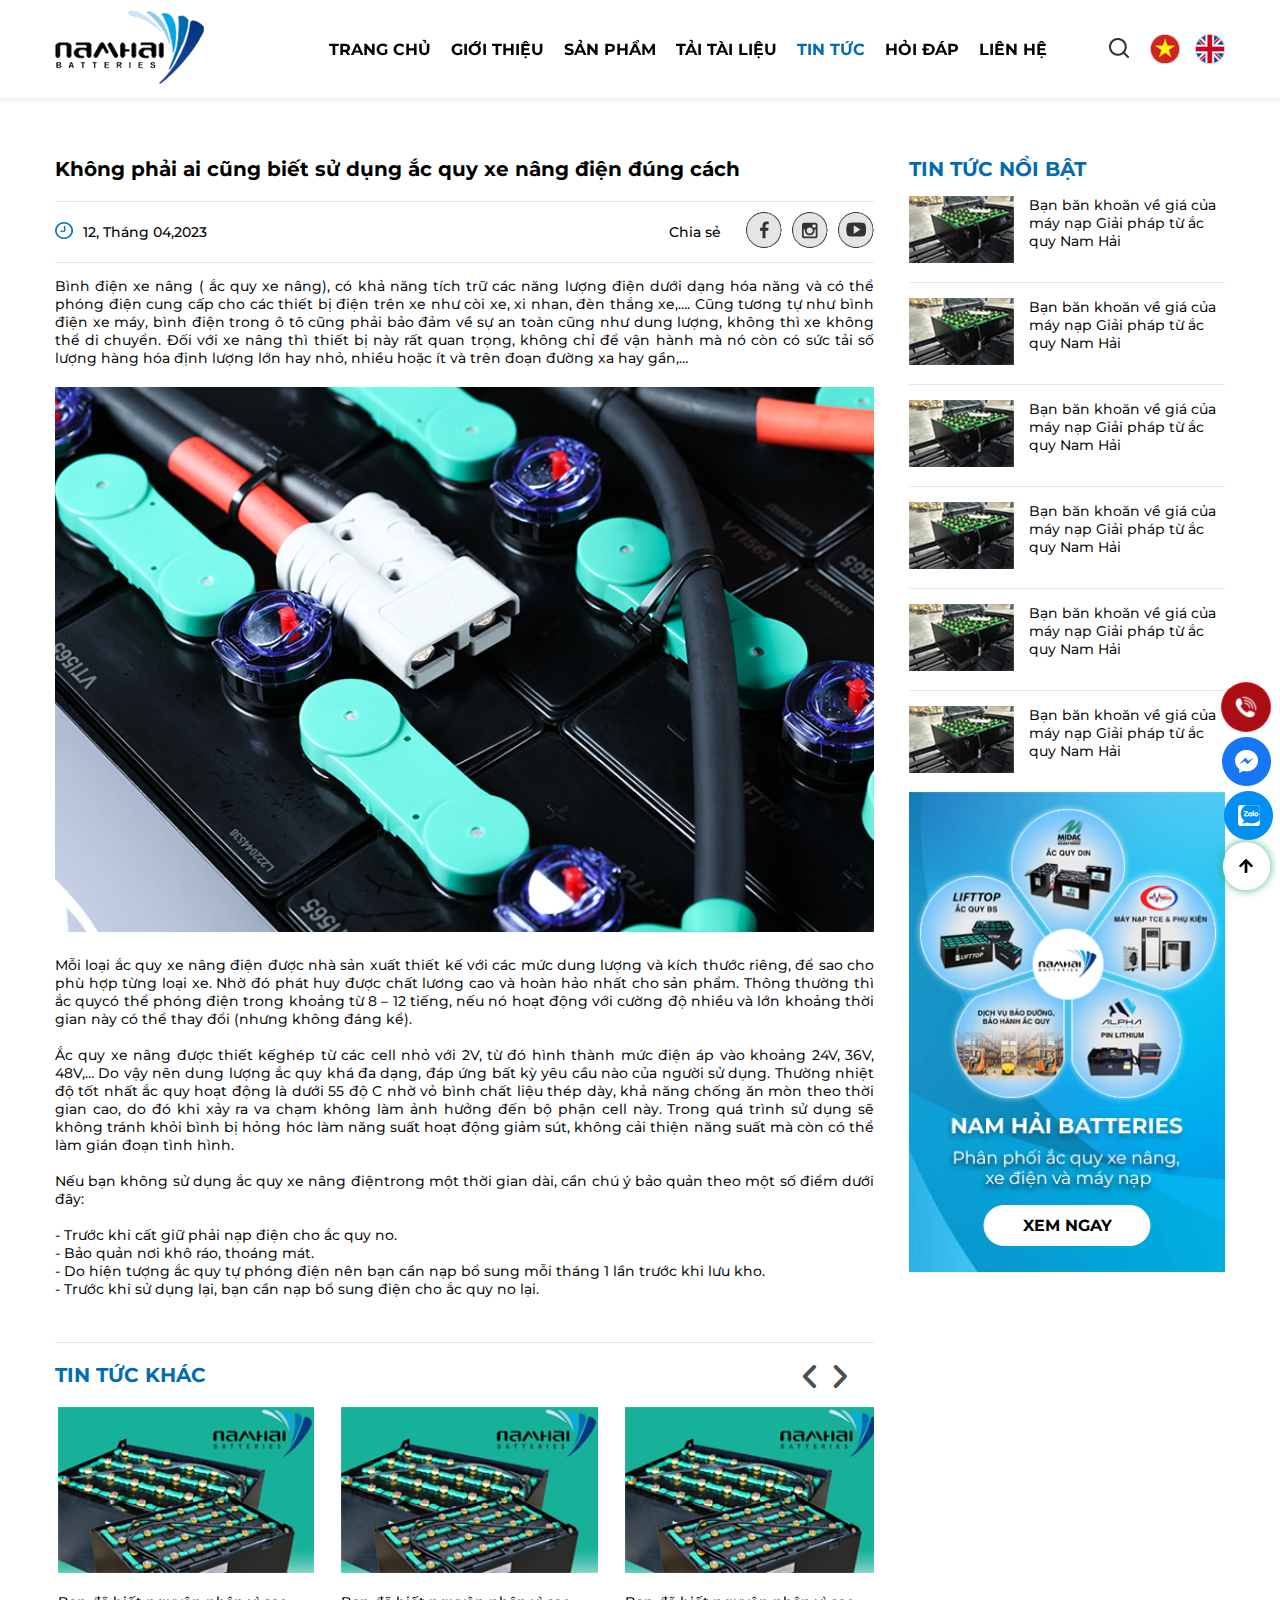
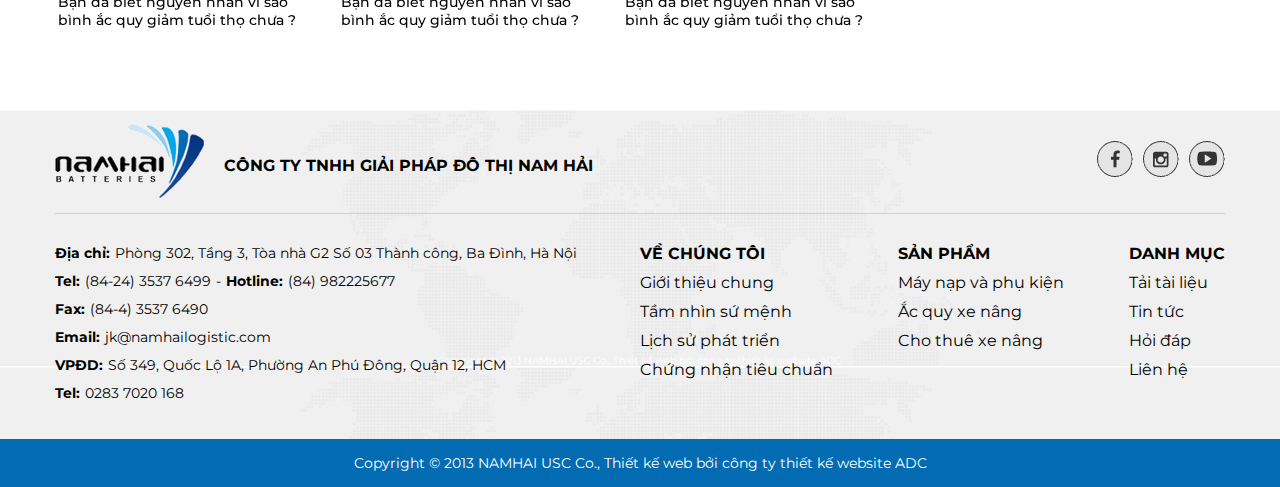
<file: tin-tuc-chi-tiet.html>
<!DOCTYPE html>
<html lang="en">
  <head>
    <meta charset="UTF-8" />
    <meta http-equiv="X-UA-Compatible" content="IE=edge" />
    <meta name="viewport" content="width=device-width, initial-scale=1.0" />
    <link rel="stylesheet" href="./css/style.css" />
    <link
      rel="stylesheet"
      href="./OwlCarousel2-2.3.4/dist/assets/owl.carousel.min.css"
    />
    <link
      rel="stylesheet"
      href="./OwlCarousel2-2.3.4/dist/assets/owl.theme.default.min.css"
    />
    <link
      rel="stylesheet"
      href="./fontawesome-free-6.4.0-web/css/all.min.css"
    />
    <title>Document</title>
  </head>
  <body>
    <header>
      <div class="header">
        <div class="logo">
          <a href="">
            <img src="./img/bao duong sua chua/logo.webp" alt="logo" />
          </a>
        </div>
        <div class="header-right">
          <nav id="nav-menu" class="menu">
            <ul>
              <li>
                <a href="/index.html" class="menu-item">TRANG CHỦ</a>
              </li>
              <li>
                <a href="/gioi-thieu.html" class="menu-item">GIỚI THIỆU</a>
              </li>
              <li>
                <a href="/san-pham.html" class="menu-item">SẢN PHẨM</a>
              </li>
              <li>
                <a href="/tai-tai-lieu.html" class="menu-item">TẢI TÀI LIỆU</a>
              </li>
              <li>
                <a href="/tin-tuc.html" class="menu-item active">TIN TỨC</a>
              </li>
              <li>
                <a href="/hoi-dap.html" class="menu-item">HỎI ĐÁP</a>
              </li>
              <li>
                <a href="/lien-he.html" class="menu-item">LIÊN HỆ</a>
              </li>
            </ul>
          </nav>
          <div class="header-search">
            <img
              class="header-search-icon"
              src="./img/bao duong sua chua/icon-search.png"
              alt="search"
            />
            <input id="input-search" type="text" placeholder="Tìm kiếm" />
          </div>
          <div class="language">
            <img src="./img/bao duong sua chua/icon-vn.png" alt="vn" />
            <img src="./img/icon-en.webp" alt="eng" />
          </div>
          <div id="tab" class="tabbar-icon">
            <div class="bar1"></div>
            <div class="bar2"></div>
            <div class="bar3"></div>
          </div>
        </div>
      </div>
    </header>
    <div class="news-detail">
      <div class="news-left">
        <div class="news-info">
          <div class="news-title">
            Không phải ai cũng biết sử dụng ắc quy xe nâng điện đúng cách
          </div>
          <div class="news-share">
            <div class="news-time">
              <span class="time-icon">
                <img src="./img/news/icon-time.webp" alt="" />
              </span>
              <span class="time">12, Tháng 04,2023</span>
            </div>
            <div class="news-share-box">
              <span>Chia sẻ</span>
              <a href="" class="share-icon">
                <img src="./img/bao duong sua chua/icon-fb.webp" alt="" />
              </a>
              <a href="" class="share-icon">
                <img
                  src="./img/bao duong sua chua/icon-instagram.webp"
                  alt=""
                />
              </a>
              <a href="" class="share-icon">
                <img src="./img/bao duong sua chua/icon-youtube.webp" alt="" />
              </a>
            </div>
          </div>
          <div class="news-content">
            <p class="news-text">
              Bình điện xe nâng ( ắc quy xe nâng), có khả năng tích trữ các năng
              lượng điện dưới dạng hóa năng và có thể phóng điện cung cấp cho
              các thiết bị điện trên xe như còi xe, xi nhan, đèn thắng xe,….
              Cũng tương tự như bình điện xe máy, bình điện trong ô tô cũng phải
              bảo đảm về sự an toàn cũng như dung lượng, không thì xe không thể
              di chuyển. Đối với xe nâng thì thiết bị này rất quan trọng, không
              chỉ để vận hành mà nó còn có sức tải số lượng hàng hóa định lượng
              lớn hay nhỏ, nhiều hoặc ít và trên đoạn đường xa hay gần,…
            </p>
            <div class="news-img">
              <img src="./img/news/news-img1.webp" alt="" />
            </div>
            <p class="news-text">
              Mỗi loại ắc quy xe nâng điện được nhà sản xuất thiết kế với các
              mức dung lượng và kích thước riêng, để sao cho phù hợp từng loại
              xe. Nhờ đó phát huy được chất lương cao và hoàn hảo nhất cho sản
              phẩm. Thông thường thì ắc quycó thể phóng điện trong khoảng từ 8 –
              12 tiếng, nếu nó hoạt động với cường độ nhiều và lớn khoảng thời
              gian này có thể thay đổi (nhưng không đáng kể).
              <br />
              <br />
              Ắc quy xe nâng được thiết kếghép từ các cell nhỏ với 2V, từ đó
              hình thành mức điện áp vào khoảng 24V, 36V, 48V,… Do vậy nên dung
              lượng ắc quy khá đa dạng, đáp ứng bất kỳ yêu cầu nào của người sử
              dụng. Thường nhiệt độ tốt nhất ắc quy hoạt động là dưới 55 độ C
              nhờ vỏ bình chất liệu thép dày, khả năng chống ăn mòn theo thời
              gian cao, do đó khi xảy ra va chạm không làm ảnh hưởng đến bộ phận
              cell này. Trong quá trình sử dụng sẽ không tránh khỏi bình bị hỏng
              hóc làm năng suất hoạt động giảm sút, không cải thiện năng suất mà
              còn có thể làm gián đoạn tình hình.
              <br />
              <br />
              Nếu bạn không sử dụng ắc quy xe nâng điệntrong một thời gian dài,
              cần chú ý bảo quản theo một số điểm dưới đây:
              <br />
              <br />
              - Trước khi cất giữ phải nạp điện cho ắc quy no. <br />
              - Bảo quản nơi khô ráo, thoáng mát. <br />
              - Do hiện tượng ắc quy tự phóng điện nên bạn cần nạp bổ sung mỗi
              tháng 1 lần trước khi lưu kho. <br />
              - Trước khi sử dụng lại, bạn cần nạp bổ sung điện cho ắc quy no
              lại. <br />
            </p>
          </div>
        </div>
        <div class="news-orther">
          <span>TIN TỨC KHÁC</span>
          <div class="news-orther-list owl-carousel owl-theme">
            <div class="news-item">
              <a href="" class="news-item-img">
                <img src="./img/news/news-orther1.webp" alt="" />
              </a>
              <a href="" class="news-item-text"
                >Bạn đã biết nguyên nhân vì sao bình ắc quy giảm tuổi thọ chưa
                ?</a
              >
            </div>
            <div class="news-item">
              <a href="" class="news-item-img">
                <img src="./img/news/news-orther1.webp" alt="" />
              </a>
              <a href="" class="news-item-text"
                >Bạn đã biết nguyên nhân vì sao bình ắc quy giảm tuổi thọ chưa
                ?</a
              >
            </div>
            <div class="news-item">
              <a href="" class="news-item-img">
                <img src="./img/news/news-orther1.webp" alt="" />
              </a>
              <a href="" class="news-item-text"
                >Bạn đã biết nguyên nhân vì sao bình ắc quy giảm tuổi thọ chưa
                ?</a
              >
            </div>
            <div class="news-item">
              <a href="" class="news-item-img">
                <img src="./img/news/news-orther1.webp" alt="" />
              </a>
              <a href="" class="news-item-text"
                >Bạn đã biết nguyên nhân vì sao bình ắc quy giảm tuổi thọ chưa
                ?</a
              >
            </div>
          </div>
        </div>
      </div>
      <div class="news-right">
        <span>TIN TỨC NỔI BẬT</span>
        <div class="news-list">
          <div class="news-item">
            <a href="" class="news-item-img">
              <img src="./img/news/news-img2.webp" alt="" />
            </a>
            <a href="" class="news-item-text">
              Bạn băn khoăn về giá của máy nạp Giải pháp từ ắc quy Nam Hải
            </a>
          </div>
          <div class="news-item">
            <a href="" class="news-item-img">
              <img src="./img/news/news-img2.webp" alt="" />
            </a>
            <a href="" class="news-item-text">
              Bạn băn khoăn về giá của máy nạp Giải pháp từ ắc quy Nam Hải
            </a>
          </div>
          <div class="news-item">
            <a href="" class="news-item-img">
              <img src="./img/news/news-img2.webp" alt="" />
            </a>
            <a href="" class="news-item-text">
              Bạn băn khoăn về giá của máy nạp Giải pháp từ ắc quy Nam Hải
            </a>
          </div>
          <div class="news-item">
            <a href="" class="news-item-img">
              <img src="./img/news/news-img2.webp" alt="" />
            </a>
            <a href="" class="news-item-text">
              Bạn băn khoăn về giá của máy nạp Giải pháp từ ắc quy Nam Hải
            </a>
          </div>
          <div class="news-item">
            <a href="" class="news-item-img">
              <img src="./img/news/news-img2.webp" alt="" />
            </a>
            <a href="" class="news-item-text">
              Bạn băn khoăn về giá của máy nạp Giải pháp từ ắc quy Nam Hải
            </a>
          </div>
          <div class="news-item">
            <a href="" class="news-item-img">
              <img src="./img/news/news-img2.webp" alt="" />
            </a>
            <a href="" class="news-item-text">
              Bạn băn khoăn về giá của máy nạp Giải pháp từ ắc quy Nam Hải
            </a>
          </div>
        </div>
        <div class="banner-scroll">
          <img src="./img/news/news-banner (2).webp" alt="" />
          <a href="" class="btn-banner">XEM NGAY</a>
        </div>
      </div>
    </div>
    <div class="tap-body">
      <a href="tel:+0982225677" title="098 222 5677" class="tap-icon-phone">
        <img src="./img/bao duong sua chua/icon-phone-call.png" alt="" />
        <div class="bg-ring"></div>
      </a>
      <a href="#" class="tap-icon-message">
        <img src="./img/bao duong sua chua/icon-message.png" alt="" />
      </a>
      <a href="#" class="tap-icon-zalo">
        <img src="./img/bao duong sua chua/icon-zalo.png" alt="icon-zalo" />
      </a>
      <a href="#top" class="tap-up-page">
        <img src="./img/bao duong sua chua/icon-tap-top.webp" alt="" />
      </a>
    </div>
    <footer>
      <div class="footer">
        <div class="footer-top">
          <div class="footer-top-left">
            <img src="./img/bao duong sua chua/logo.webp" alt="" />
            <div class="footer-top-left-text">
              CÔNG TY TNHH GIẢI PHÁP ĐÔ THỊ NAM HẢI
            </div>
          </div>
          <div class="footer-top-right">
            <a href="" class="footer-top-right-item">
              <img src="./img/bao duong sua chua/icon-fb.webp" alt="" />
            </a>
            <a href="" class="footer-top-right-item">
              <img src="./img/bao duong sua chua/icon-instagram.webp" alt="" />
            </a>
            <a href="" class="footer-top-right-item">
              <img src="./img/bao duong sua chua/icon-youtube.webp" alt="" />
            </a>
          </div>
        </div>
        <div class="footer-md">
          <div class="footer-md-left">
            <div class="footer-md-left-item">
              <div class="footer-md-left-item-title">Địa chỉ:</div>
              <div class="footer-md-left-item-text">
                Phòng 302, Tầng 3, Tòa nhà G2 Số 03 Thành công, Ba Đình, Hà Nội
              </div>
            </div>
            <div class="footer-md-left-item">
              <div class="footer-md-left-item-tel">
                <div class="footer-md-left-item-title">Tel:</div>
                <a href="tel:+02435376499" class="footer-md-left-item-text"
                  >(84-24) 3537 6499</a
                >
              </div>
              <div>-</div>
              <div class="footer-md-left-item-hotline">
                <div class="footer-md-left-item-title">Hotline:</div>
                <a href="tel:+0982225677" class="footer-md-left-item-text"
                  >(84) 982225677</a
                >
              </div>
            </div>
            <div class="footer-md-left-item">
              <div class="footer-md-left-item-title">Fax:</div>
              <a href="tel:+0435376490" class="footer-md-left-item-text"
                >(84-4) 3537 6490</a
              >
            </div>
            <div class="footer-md-left-item">
              <div class="footer-md-left-item-title">Email:</div>
              <a href="#" class="footer-md-left-item-text"
                >jk@namhailogistic.com</a
              >
            </div>
            <div class="footer-md-left-item">
              <div class="footer-md-left-item-title">VPĐD:</div>
              <div class="footer-md-left-item-text">
                Số 349, Quốc Lộ 1A, Phường An Phú Đông, Quận 12, HCM
              </div>
            </div>
            <div class="footer-md-left-item">
              <div class="footer-md-left-item-title">Tel:</div>
              <a href="tel:+02837020168" class="footer-md-left-item-text"
                >0283 7020 168</a
              >
            </div>
          </div>
          <div class="footer-md-right">
            <div class="footer-md-right-row">
              <div class="footer-md-right-row-top">VỀ CHÚNG TÔI</div>
              <div class="footer-md-right-row-bottom">
                <ul>
                  <li>
                    <a href="" class="footer-md-right-item">Giới thiệu chung</a>
                  </li>
                  <li>
                    <a href="" class="footer-md-right-item">Tầm nhìn sứ mệnh</a>
                  </li>
                  <li>
                    <a href="" class="footer-md-right-item"
                      >Lịch sử phát triển</a
                    >
                  </li>
                  <li>
                    <a href="" class="footer-md-right-item"
                      >Chứng nhận tiêu chuẩn</a
                    >
                  </li>
                </ul>
              </div>
            </div>
            <div class="footer-md-right-row">
              <div class="footer-md-right-row-top">SẢN PHẨM</div>
              <div class="footer-md-right-row-bottom">
                <ul>
                  <li>
                    <a href="" class="footer-md-right-item"
                      >Máy nạp và phụ kiện</a
                    >
                  </li>
                  <li>
                    <a href="" class="footer-md-right-item">Ắc quy xe nâng</a>
                  </li>
                  <li>
                    <a href="" class="footer-md-right-item">Cho thuê xe nâng</a>
                  </li>
                </ul>
              </div>
            </div>
            <div class="footer-md-right-row">
              <div class="footer-md-right-row-top">DANH MỤC</div>
              <div class="footer-md-right-row-bottom">
                <ul>
                  <li>
                    <a href="" class="footer-md-right-item">Tải tài liệu</a>
                  </li>
                  <li><a href="" class="footer-md-right-item">Tin tức</a></li>
                  <li><a href="" class="footer-md-right-item">Hỏi đáp</a></li>
                  <li><a href="" class="footer-md-right-item">Liên hệ</a></li>
                </ul>
              </div>
            </div>
          </div>
        </div>
      </div>
      <div class="footer-bottom">
        <div class="footer-bottom-text">
          Copyright © 2013 NAMHAI USC Co., Thiết kế web bởi công ty thiết kế
          website ADC
        </div>
      </div>
    </footer>
    <script src="./js/jquery.min.js"></script>
    <script src="./OwlCarousel2-2.3.4/dist/owl.carousel.min.js"></script>
    <script src="./js/slider.js"></script>
  </body>
</html>
</file>
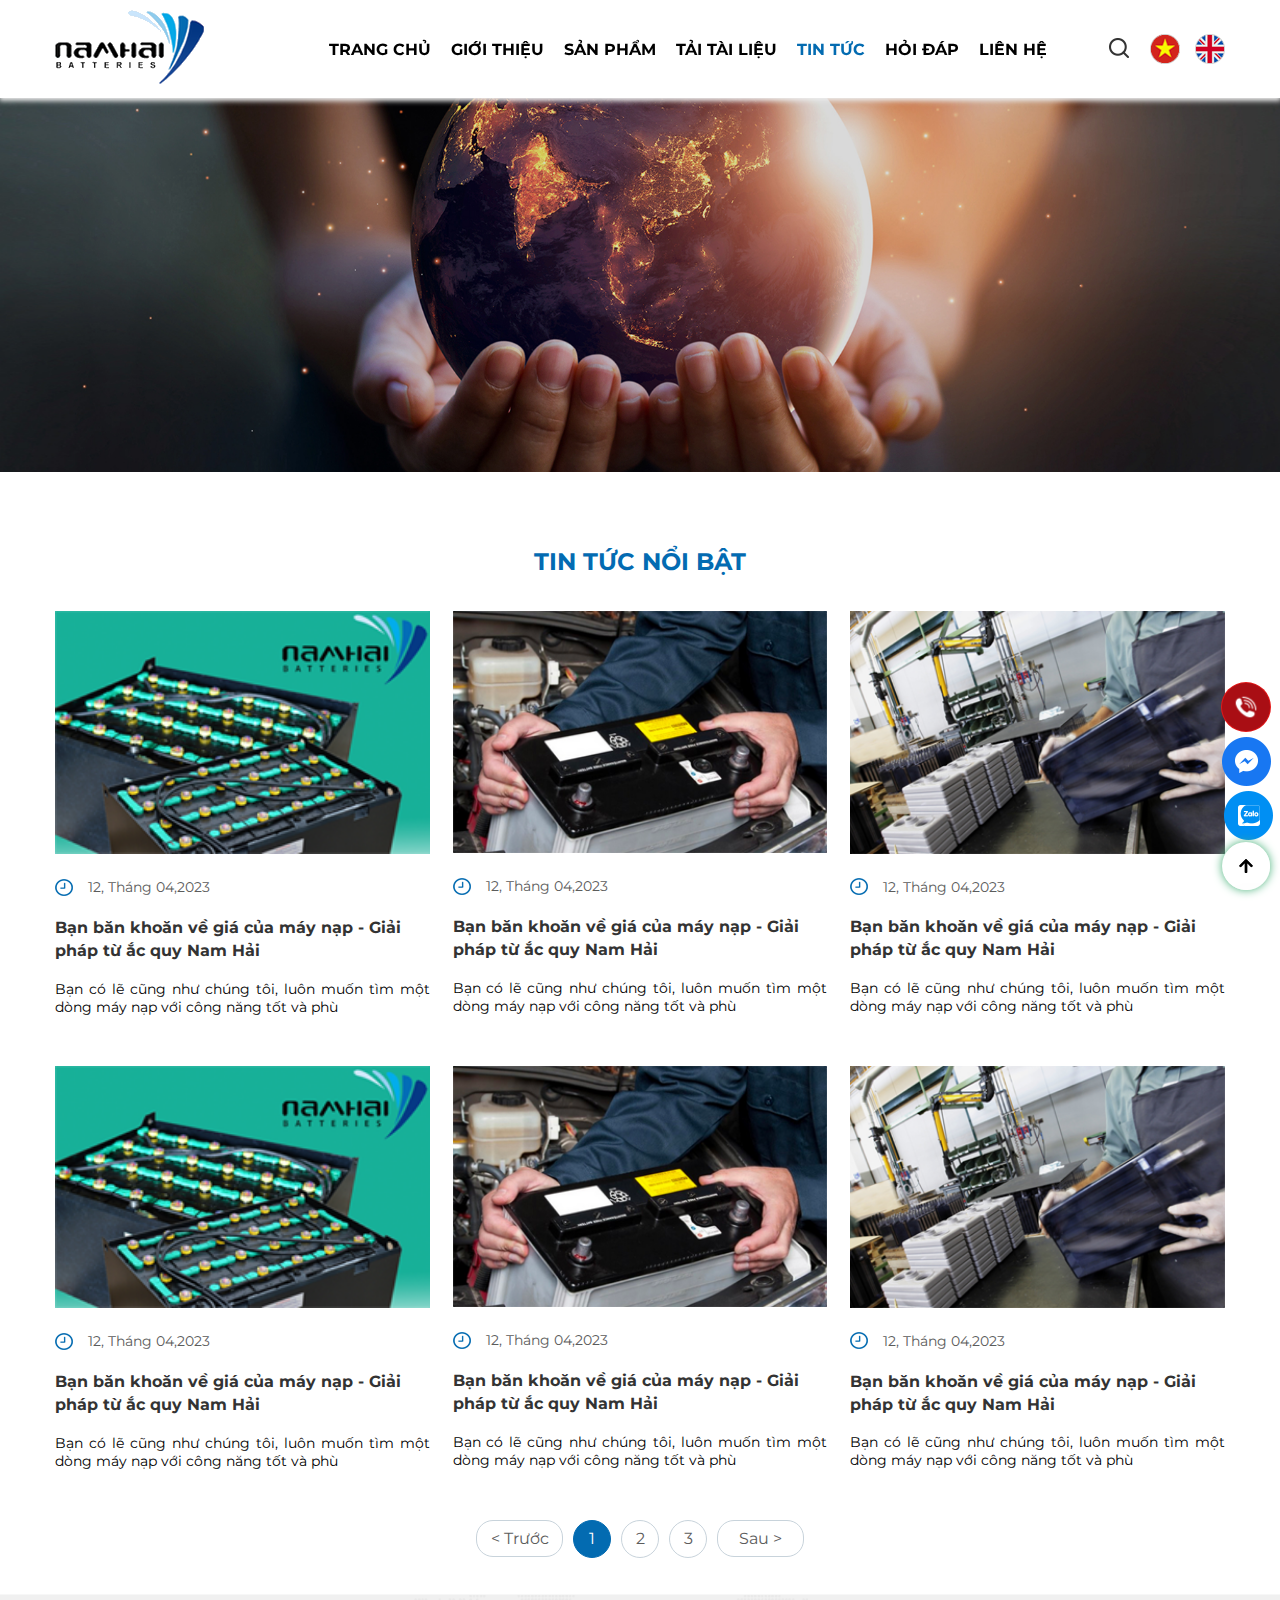
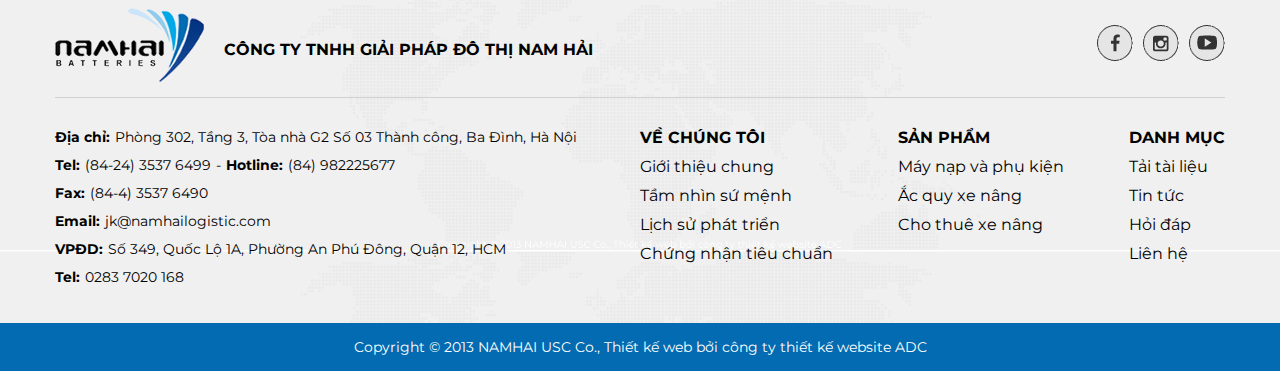
<file: tin-tuc.html>
<!DOCTYPE html>
<html lang="en">
  <head>
    <meta charset="UTF-8" />
    <meta http-equiv="X-UA-Compatible" content="IE=edge" />
    <meta name="viewport" content="width=device-width, initial-scale=1.0" />
    <link rel="stylesheet" href="./css/style.css" />
    <link
      rel="stylesheet"
      href="./OwlCarousel2-2.3.4/dist/assets/owl.carousel.min.css"
    />
    <link
      rel="stylesheet"
      href="./OwlCarousel2-2.3.4/dist/assets/owl.theme.default.min.css"
    />
    <link
      rel="stylesheet"
      href="./fontawesome-free-6.4.0-web/css/all.min.css"
    />
    <title>Document</title>
  </head>
  <body>
    <header>
      <div class="header">
        <div class="logo">
          <a href="">
            <img src="./img/bao duong sua chua/logo.webp" alt="logo" />
          </a>
        </div>
        <div class="header-right">
          <nav id="nav-menu" class="menu">
            <ul>
              <li>
                <a href="http://127.0.0.1:5500/index.html" class="menu-item"
                  >TRANG CHỦ</a
                >
              </li>
              <li>
                <a
                  href="http://127.0.0.1:5500/gioi-thieu.html"
                  class="menu-item"
                  >GIỚI THIỆU</a
                >
              </li>
              <li>
                <a href="http://127.0.0.1:5500/san-pham.html" class="menu-item"
                  >SẢN PHẨM</a
                >
              </li>
              <li>
                <a
                  href="http://127.0.0.1:5500/tai-tai-lieu.html"
                  class="menu-item"
                  >TẢI TÀI LIỆU</a
                >
              </li>
              <li>
                <a
                  href="http://127.0.0.1:5500/tin-tuc.html"
                  class="menu-item active"
                  >TIN TỨC</a
                >
              </li>
              <li>
                <a href="http://127.0.0.1:5500/hoi-dap.html" class="menu-item"
                  >HỎI ĐÁP</a
                >
              </li>
              <li>
                <a href="http://127.0.0.1:5500/lien-he.html" class="menu-item"
                  >LIÊN HỆ</a
                >
              </li>
            </ul>
          </nav>
          <div class="header-search">
            <img
              class="header-search-icon"
              src="./img/bao duong sua chua/icon-search.png"
              alt="search"
            />
            <input id="input-search" type="text" placeholder="Tìm kiếm" />
          </div>
          <div class="language">
            <img src="./img/bao duong sua chua/icon-vn.png" alt="vn" />
            <img src="./img/icon-en.webp" alt="eng" />
          </div>
          <div id="tab" class="tabbar-icon">
            <div class="bar1"></div>
            <div class="bar2"></div>
            <div class="bar3"></div>
          </div>
        </div>
      </div>
    </header>
    <div class="banner">
      <img src="./img/news/news-banner3.webp" alt="" />
    </div>
    <div class="news">
      <h1 class="news-title">TIN TỨC NỔI BẬT</h1>
      <div class="news-list">
        <div class="news-item">
          <a href="" class="news-item-img">
            <img src="./img/news/news-orther1.webp" alt="" />
          </a>
          <div class="news-time">
            <span class="time-icon">
              <img src="./img/news/icon-time.webp" alt="" />
            </span>
            <span class="time">12, Tháng 04,2023</span>
          </div>
          <h3 class="news-item-title">
            <a href=""
              >Bạn băn khoăn về giá của máy nạp - Giải pháp từ ắc quy Nam Hải</a
            >
          </h3>
          <div class="news-item-text">
            Bạn có lẽ cũng như chúng tôi, luôn muốn tìm một dòng máy nạp với
            công năng tốt và phù
          </div>
        </div>
        <div class="news-item">
          <a href="" class="news-item-img">
            <img src="./img/news/news-img3.webp" alt="" />
          </a>
          <div class="news-time">
            <span class="time-icon">
              <img src="./img/news/icon-time.webp" alt="" />
            </span>
            <span class="time">12, Tháng 04,2023</span>
          </div>
          <h3 class="news-item-title">
            <a href=""
              >Bạn băn khoăn về giá của máy nạp - Giải pháp từ ắc quy Nam Hải</a
            >
          </h3>
          <div class="news-item-text">
            Bạn có lẽ cũng như chúng tôi, luôn muốn tìm một dòng máy nạp với
            công năng tốt và phù
          </div>
        </div>
        <div class="news-item">
          <a href="" class="news-item-img">
            <img src="./img/news/news-img4.webp" alt="" />
          </a>
          <div class="news-time">
            <span class="time-icon">
              <img src="./img/news/icon-time.webp" alt="" />
            </span>
            <span class="time">12, Tháng 04,2023</span>
          </div>
          <h3 class="news-item-title">
            <a href=""
              >Bạn băn khoăn về giá của máy nạp - Giải pháp từ ắc quy Nam Hải</a
            >
          </h3>
          <div class="news-item-text">
            Bạn có lẽ cũng như chúng tôi, luôn muốn tìm một dòng máy nạp với
            công năng tốt và phù
          </div>
        </div>
        <div class="news-item">
          <a href="" class="news-item-img">
            <img src="./img/news/news-orther1.webp" alt="" />
          </a>
          <div class="news-time">
            <span class="time-icon">
              <img src="./img/news/icon-time.webp" alt="" />
            </span>
            <span class="time">12, Tháng 04,2023</span>
          </div>
          <h3 class="news-item-title">
            <a href=""
              >Bạn băn khoăn về giá của máy nạp - Giải pháp từ ắc quy Nam Hải</a
            >
          </h3>
          <div class="news-item-text">
            Bạn có lẽ cũng như chúng tôi, luôn muốn tìm một dòng máy nạp với
            công năng tốt và phù
          </div>
        </div>
        <div class="news-item">
          <a href="" class="news-item-img">
            <img src="./img/news/news-img3.webp" alt="" />
          </a>
          <div class="news-time">
            <span class="time-icon">
              <img src="./img/news/icon-time.webp" alt="" />
            </span>
            <span class="time">12, Tháng 04,2023</span>
          </div>
          <h3 class="news-item-title">
            <a href=""
              >Bạn băn khoăn về giá của máy nạp - Giải pháp từ ắc quy Nam Hải</a
            >
          </h3>
          <div class="news-item-text">
            Bạn có lẽ cũng như chúng tôi, luôn muốn tìm một dòng máy nạp với
            công năng tốt và phù
          </div>
        </div>
        <div class="news-item">
          <a href="" class="news-item-img">
            <img src="./img/news/news-img4.webp" alt="" />
          </a>
          <div class="news-time">
            <span class="time-icon">
              <img src="./img/news/icon-time.webp" alt="" />
            </span>
            <span class="time">12, Tháng 04,2023</span>
          </div>
          <h3 class="news-item-title">
            <a href=""
              >Bạn băn khoăn về giá của máy nạp - Giải pháp từ ắc quy Nam Hải</a
            >
          </h3>
          <div class="news-item-text">
            Bạn có lẽ cũng như chúng tôi, luôn muốn tìm một dòng máy nạp với
            công năng tốt và phù
          </div>
        </div>
      </div>
      <div class="pagination">
        <a href="#" class="prev-page">< Trước</a>
        <a href="#" class="page-number active">1</a>
        <a href="#" class="page-number">2</a>
        <a href="#" class="page-number">3</a>
        <a href="#" class="next-page">Sau ></a>
      </div>
    </div>
    <div class="tap-body">
      <a href="tel:+0982225677" title="098 222 5677" class="tap-icon-phone">
        <img src="./img/bao duong sua chua/icon-phone-call.png" alt="" />
        <div class="bg-ring"></div>
      </a>
      <a href="#" class="tap-icon-message">
        <img src="./img/bao duong sua chua/icon-message.png" alt="" />
      </a>
      <a href="#" class="tap-icon-zalo">
        <img src="./img/bao duong sua chua/icon-zalo.png" alt="icon-zalo" />
      </a>
      <a href="#top" class="tap-up-page">
        <img src="./img/bao duong sua chua/icon-tap-top.webp" alt="" />
      </a>
    </div>
    <footer>
      <div class="footer">
        <div class="footer-top">
          <div class="footer-top-left">
            <img src="./img/bao duong sua chua/logo.webp" alt="" />
            <div class="footer-top-left-text">
              CÔNG TY TNHH GIẢI PHÁP ĐÔ THỊ NAM HẢI
            </div>
          </div>
          <div class="footer-top-right">
            <a href="" class="footer-top-right-item">
              <img src="./img/bao duong sua chua/icon-fb.webp" alt="" />
            </a>
            <a href="" class="footer-top-right-item">
              <img src="./img/bao duong sua chua/icon-instagram.webp" alt="" />
            </a>
            <a href="" class="footer-top-right-item">
              <img src="./img/bao duong sua chua/icon-youtube.webp" alt="" />
            </a>
          </div>
        </div>
        <div class="footer-md">
          <div class="footer-md-left">
            <div class="footer-md-left-item">
              <div class="footer-md-left-item-title">Địa chỉ:</div>
              <div class="footer-md-left-item-text">
                Phòng 302, Tầng 3, Tòa nhà G2 Số 03 Thành công, Ba Đình, Hà Nội
              </div>
            </div>
            <div class="footer-md-left-item">
              <div class="footer-md-left-item-tel">
                <div class="footer-md-left-item-title">Tel:</div>
                <a href="tel:+02435376499" class="footer-md-left-item-text"
                  >(84-24) 3537 6499</a
                >
              </div>
              <div>-</div>
              <div class="footer-md-left-item-hotline">
                <div class="footer-md-left-item-title">Hotline:</div>
                <a href="tel:+0982225677" class="footer-md-left-item-text"
                  >(84) 982225677</a
                >
              </div>
            </div>
            <div class="footer-md-left-item">
              <div class="footer-md-left-item-title">Fax:</div>
              <a href="tel:+0435376490" class="footer-md-left-item-text"
                >(84-4) 3537 6490</a
              >
            </div>
            <div class="footer-md-left-item">
              <div class="footer-md-left-item-title">Email:</div>
              <a href="#" class="footer-md-left-item-text"
                >jk@namhailogistic.com</a
              >
            </div>
            <div class="footer-md-left-item">
              <div class="footer-md-left-item-title">VPĐD:</div>
              <div class="footer-md-left-item-text">
                Số 349, Quốc Lộ 1A, Phường An Phú Đông, Quận 12, HCM
              </div>
            </div>
            <div class="footer-md-left-item">
              <div class="footer-md-left-item-title">Tel:</div>
              <a href="tel:+02837020168" class="footer-md-left-item-text"
                >0283 7020 168</a
              >
            </div>
          </div>
          <div class="footer-md-right">
            <div class="footer-md-right-row">
              <div class="footer-md-right-row-top">VỀ CHÚNG TÔI</div>
              <div class="footer-md-right-row-bottom">
                <ul>
                  <li>
                    <a href="" class="footer-md-right-item">Giới thiệu chung</a>
                  </li>
                  <li>
                    <a href="" class="footer-md-right-item">Tầm nhìn sứ mệnh</a>
                  </li>
                  <li>
                    <a href="" class="footer-md-right-item"
                      >Lịch sử phát triển</a
                    >
                  </li>
                  <li>
                    <a href="" class="footer-md-right-item"
                      >Chứng nhận tiêu chuẩn</a
                    >
                  </li>
                </ul>
              </div>
            </div>
            <div class="footer-md-right-row">
              <div class="footer-md-right-row-top">SẢN PHẨM</div>
              <div class="footer-md-right-row-bottom">
                <ul>
                  <li>
                    <a href="" class="footer-md-right-item"
                      >Máy nạp và phụ kiện</a
                    >
                  </li>
                  <li>
                    <a href="" class="footer-md-right-item">Ắc quy xe nâng</a>
                  </li>
                  <li>
                    <a href="" class="footer-md-right-item">Cho thuê xe nâng</a>
                  </li>
                </ul>
              </div>
            </div>
            <div class="footer-md-right-row">
              <div class="footer-md-right-row-top">DANH MỤC</div>
              <div class="footer-md-right-row-bottom">
                <ul>
                  <li>
                    <a href="" class="footer-md-right-item">Tải tài liệu</a>
                  </li>
                  <li><a href="" class="footer-md-right-item">Tin tức</a></li>
                  <li><a href="" class="footer-md-right-item">Hỏi đáp</a></li>
                  <li><a href="" class="footer-md-right-item">Liên hệ</a></li>
                </ul>
              </div>
            </div>
          </div>
        </div>
      </div>
      <div class="footer-bottom">
        <div class="footer-bottom-text">
          Copyright © 2013 NAMHAI USC Co., Thiết kế web bởi công ty thiết kế
          website ADC
        </div>
      </div>
    </footer>
    <script src="./js/jquery.min.js"></script>
    <script src="./OwlCarousel2-2.3.4/dist/owl.carousel.min.js"></script>
    <script src="./js/slider.js"></script>
  </body>
</html>
</file>
<file: css/style.css>
@charset "UTF-8";
@font-face {
  font-family: regular;
  src: url("../font/Montserrat-VariableFont_wght.ttf");
}
@font-face {
  font-family: bold;
  src: url("../font/static/Montserrat-Bold.ttf");
}
.container, .news .news-list, .news, .news-detail, .download-document, .product-DIN .product-DIN-bottom, .product-DIN .product-md .bottom .bottom-box, .product-DIN .product-md .top, .product-DIN .product-DIN-top, .product-BS2 .product-list .item .item-about, .product-BS2 .product-bottom .search-product, .product-BS2 .product-md .bottom .BS-list-company, .product-BS2 .product-md .top, .product-BS2 .product-text, .product-BS2 .product-title-bottom, .product-BS2 .product-title, .pin_lithium .pin-lithium-bottom .pin_lithium-colums2, .pin_lithium .pin-lithium-bottom .pin_lithium-colums1, .pin_lithium .pin-lithium-bottom .pin_lithium-column .column, .pin_lithium .pin_lithium-top, .detail, .about, .main-page .client, .main-page .bonus .bonus-box, .main-page .product .product-item .product-item-box, .main-page .introduction .introduction-box, .questions, .introduction .introduction-bottom .introduction-bottom-bottom, .introduction .introduction-top, #sync2 .menu-page, .about_body, footer .footer, .header {
  max-width: 100%;
  margin: 0 auto;
}

@media (min-width: 578px) {
  .container, .news .news-list, .news, .news-detail, .download-document, .product-DIN .product-DIN-bottom, .product-DIN .product-md .bottom .bottom-box, .product-DIN .product-md .top, .product-DIN .product-DIN-top, .product-BS2 .product-list .item .item-about, .product-BS2 .product-bottom .search-product, .product-BS2 .product-md .bottom .BS-list-company, .product-BS2 .product-md .top, .product-BS2 .product-text, .product-BS2 .product-title-bottom, .product-BS2 .product-title, .pin_lithium .pin-lithium-bottom .pin_lithium-colums2, .pin_lithium .pin-lithium-bottom .pin_lithium-colums1, .pin_lithium .pin-lithium-bottom .pin_lithium-column .column, .pin_lithium .pin_lithium-top, .detail, .about, .main-page .client, .main-page .bonus .bonus-box, .main-page .product .product-item .product-item-box, .main-page .introduction .introduction-box, .questions, .introduction .introduction-bottom .introduction-bottom-bottom, .introduction .introduction-top, #sync2 .menu-page, .about_body, footer .footer, .header {
    max-width: 540px;
  }
}
@media (min-width: 768px) {
  .container, .news .news-list, .news, .news-detail, .download-document, .product-DIN .product-DIN-bottom, .product-DIN .product-md .bottom .bottom-box, .product-DIN .product-md .top, .product-DIN .product-DIN-top, .product-BS2 .product-list .item .item-about, .product-BS2 .product-bottom .search-product, .product-BS2 .product-md .bottom .BS-list-company, .product-BS2 .product-md .top, .product-BS2 .product-text, .product-BS2 .product-title-bottom, .product-BS2 .product-title, .pin_lithium .pin-lithium-bottom .pin_lithium-colums2, .pin_lithium .pin-lithium-bottom .pin_lithium-colums1, .pin_lithium .pin-lithium-bottom .pin_lithium-column .column, .pin_lithium .pin_lithium-top, .detail, .about, .main-page .client, .main-page .bonus .bonus-box, .main-page .product .product-item .product-item-box, .main-page .introduction .introduction-box, .questions, .introduction .introduction-bottom .introduction-bottom-bottom, .introduction .introduction-top, #sync2 .menu-page, .about_body, footer .footer, .header {
    max-width: 720px;
  }
}
@media (min-width: 992px) {
  .container, .news .news-list, .news, .news-detail, .download-document, .product-DIN .product-DIN-bottom, .product-DIN .product-md .bottom .bottom-box, .product-DIN .product-md .top, .product-DIN .product-DIN-top, .product-BS2 .product-list .item .item-about, .product-BS2 .product-bottom .search-product, .product-BS2 .product-md .bottom .BS-list-company, .product-BS2 .product-md .top, .product-BS2 .product-text, .product-BS2 .product-title-bottom, .product-BS2 .product-title, .pin_lithium .pin-lithium-bottom .pin_lithium-colums2, .pin_lithium .pin-lithium-bottom .pin_lithium-colums1, .pin_lithium .pin-lithium-bottom .pin_lithium-column .column, .pin_lithium .pin_lithium-top, .detail, .about, .main-page .client, .main-page .bonus .bonus-box, .main-page .product .product-item .product-item-box, .main-page .introduction .introduction-box, .questions, .introduction .introduction-bottom .introduction-bottom-bottom, .introduction .introduction-top, #sync2 .menu-page, .about_body, footer .footer, .header {
    max-width: 960px;
  }
}
@media (min-width: 1200px) {
  .container, .news .news-list, .news, .news-detail, .download-document, .product-DIN .product-DIN-bottom, .product-DIN .product-md .bottom .bottom-box, .product-DIN .product-md .top, .product-DIN .product-DIN-top, .product-BS2 .product-list .item .item-about, .product-BS2 .product-bottom .search-product, .product-BS2 .product-md .bottom .BS-list-company, .product-BS2 .product-md .top, .product-BS2 .product-text, .product-BS2 .product-title-bottom, .product-BS2 .product-title, .pin_lithium .pin-lithium-bottom .pin_lithium-colums2, .pin_lithium .pin-lithium-bottom .pin_lithium-colums1, .pin_lithium .pin-lithium-bottom .pin_lithium-column .column, .pin_lithium .pin_lithium-top, .detail, .about, .main-page .client, .main-page .bonus .bonus-box, .main-page .product .product-item .product-item-box, .main-page .introduction .introduction-box, .questions, .introduction .introduction-bottom .introduction-bottom-bottom, .introduction .introduction-top, #sync2 .menu-page, .about_body, footer .footer, .header {
    max-width: 1170px;
  }
}
body {
  padding: 0;
  margin: 0;
  font-family: regular;
  position: relative;
}

header {
  box-shadow: 0px 2px 5px 1px #efefef;
  position: fixed;
  width: 100%;
  background: white;
  z-index: 3;
  top: 0;
}

.header {
  display: flex;
  flex-direction: row;
  justify-content: center;
  align-items: center;
  padding: 10px;
}
.header .logo {
  width: 20%;
}
.header .header-right {
  width: 80%;
  display: flex;
  flex-direction: row;
  gap: 15px;
  justify-content: space-between;
  align-items: center;
  top: 0;
}
.header .header-right .menu {
  display: flex;
  flex-direction: row-reverse;
  align-items: center;
  justify-content: space-between;
}
.header .header-right .menu ul {
  display: flex;
  flex-direction: row;
  gap: 20px;
}
.header .header-right .menu ul li {
  list-style-type: none;
}
.header .header-right .menu ul li a {
  text-decoration: none;
  color: black;
  font-family: bold;
}
.header .header-right .menu ul li .active {
  color: #036bb1;
}
.header .header-right .menu ul li:hover a {
  color: #036bb1;
}
.header .header-right .header-search {
  margin-left: 40px;
  position: relative;
}
.header .header-right .header-search #input-search {
  display: none;
  position: absolute;
  width: 300px;
  top: -7px;
  left: -330px;
  padding: 10px;
  border: 1px solid #d1d1d1;
  border-radius: 20px;
  animation: spiiner 0.5s 1;
}
.header .header-right .header-search #input-search.active {
  display: block;
  width: 300px;
  left: -330px;
}
@keyframes spiiner {
  from {
    opacity: 0;
  }
  to {
    opacity: 1;
  }
}
.header .header-right .language {
  display: flex;
  flex-direction: row;
  gap: 15px;
}
.header .header-right .tabbar-icon {
  display: none;
  width: 30px;
  height: 30px;
  position: relative;
}
.header .header-right .tabbar-icon .bar1,
.header .header-right .tabbar-icon .bar2,
.header .header-right .tabbar-icon .bar3 {
  position: absolute;
  width: 30px;
  height: 4px;
  background: #036bb1;
  border-radius: 5px;
}
.header .header-right .tabbar-icon .bar1 {
  top: 0;
  transition: transform 0.5s;
}
.header .header-right .tabbar-icon .bar2 {
  top: 50%;
  transform: translateY(-50%);
  transition: transform 0.5s;
}
.header .header-right .tabbar-icon .bar3 {
  bottom: 0;
  transition: transform 0.5s;
}
.header .header-right .tabbar-icon.active .bar2 {
  display: none;
}
.header .header-right .tabbar-icon.active .bar1 {
  transform: rotate(-45deg);
  top: 14px;
}
.header .header-right .tabbar-icon.active .bar3 {
  transform: rotate(45deg);
  bottom: 12px;
}

@media (max-width: 992px) {
  .header {
    height: 70px;
    padding: 0px 10px;
    position: relative;
  }
  .header .logo img {
    width: 100%;
  }
  .header .header-right {
    gap: 15px;
    justify-content: flex-end;
  }
  .header .header-right .menu {
    position: fixed;
    height: calc(100% - 70px);
    top: 70px;
    background: white;
    width: 80%;
    right: -100%;
    transition: 0.5s ease-in-out;
  }
  .header .header-right .menu ul {
    width: 100%;
    padding-left: 0px;
    display: flex;
    flex-direction: column;
    gap: 10px;
  }
  .header .header-right .menu ul li {
    width: 100%;
    border-bottom: 2px solid #d1d1d1;
    padding: 0px 0 10px 20px;
    position: relative;
  }
  .header .header-right .menu.active {
    right: 0;
  }
  .header .header-right .tabbar-icon {
    display: block;
  }
  .header .header-right .header-search {
    margin-left: 0px !important;
  }
  .header .menu {
    display: block !important;
  }
  .header .menu .header-search #input-search {
    width: 100%;
    border: 1px solid #d1d1d1;
    border-radius: 20px;
  }
  .banner {
    margin-top: 70px !important;
  }
  footer .footer .footer-md .footer-md-right {
    gap: 15px;
  }
}
@media (max-width: 578px) {
  .container, .news .news-list, .news, .news-detail, .download-document, .product-DIN .product-DIN-bottom, .product-DIN .product-md .bottom .bottom-box, .product-DIN .product-md .top, .product-DIN .product-DIN-top, .product-BS2 .product-list .item .item-about, .product-BS2 .product-bottom .search-product, .product-BS2 .product-md .bottom .BS-list-company, .product-BS2 .product-md .top, .product-BS2 .product-text, .product-BS2 .product-title-bottom, .product-BS2 .product-title, .pin_lithium .pin-lithium-bottom .pin_lithium-colums2, .pin_lithium .pin-lithium-bottom .pin_lithium-colums1, .pin_lithium .pin-lithium-bottom .pin_lithium-column .column, .pin_lithium .pin_lithium-top, .detail, .about, .main-page .client, .main-page .bonus .bonus-box, .main-page .product .product-item .product-item-box, .main-page .introduction .introduction-box, .questions, .introduction .introduction-bottom .introduction-bottom-bottom, .introduction .introduction-top, #sync2 .menu-page, .about_body, footer .footer, .header {
    max-width: 100%;
    margin: 0 auto;
  }
  .header {
    height: 60px;
  }
  .header .header-right .menu {
    top: 61px;
    width: 100%;
    height: calc(100% - 61px);
  }
  .header .header-right .menu .header-search {
    margin: 0 auto;
    width: 100%;
  }
  .header .header-right .menu .header-search img {
    position: absolute;
    top: 45%;
    transform: translateY(-50%);
    right: 15px;
  }
  .header .header-right .menu .header-search #input-search {
    display: block !important;
    position: static;
    width: calc(100% - 20px);
  }
  .header .header-right .menu .header-search #input-search.active {
    display: flex;
  }
  .banner {
    margin-top: 60px !important;
  }
  .banner img {
    height: 100%;
  }
  footer .footer {
    justify-content: center !important;
    align-items: center !important;
  }
  footer .footer .footer-top {
    flex-direction: column !important;
    justify-content: center !important;
    align-items: center !important;
  }
  footer .footer .footer-md {
    flex-wrap: wrap;
    width: 95% !important;
  }
  footer .footer .footer-md .footer-md-left {
    width: 100% !important;
  }
  footer .footer .footer-md .footer-md-right {
    margin: 15px 0px !important;
    flex-wrap: wrap;
    width: 100% !important;
    justify-content: flex-start !important;
    gap: 30px;
  }
  footer .footer .footer-md .footer-md-right .footer-md-right-row {
    width: auto;
  }
  footer .footer-bottom {
    text-align: center !important;
  }
}
.banner {
  margin-top: 97px;
  width: 100%;
  margin-bottom: -5px;
}
.banner img {
  width: 100%;
}

footer {
  width: 100%;
  height: auto;
  background-image: url("../img/bao duong sua chua/bg-footer.webp");
  background-size: contain;
}
footer .footer {
  display: flex;
  flex-direction: column;
}
footer .footer .footer-top {
  width: 100%;
  display: flex;
  flex-direction: row;
  justify-content: space-between;
  border-bottom: 1px solid #d1d1d1;
  padding: 15px 0px;
}
footer .footer .footer-top .footer-top-left {
  display: flex;
  flex-direction: row;
  align-items: center;
  gap: 20px;
}
footer .footer .footer-top .footer-top-left .footer-top-left-text {
  padding-top: 10px;
  font-size: 16px;
  font-family: bold;
}
footer .footer .footer-top .footer-top-right {
  display: flex;
  flex-direction: row;
  gap: 10px;
  align-items: center;
  justify-content: flex-end;
}
footer .footer .footer-md {
  margin-top: 30px;
  width: 100%;
  display: flex;
  flex-direction: row;
}
footer .footer .footer-md .footer-md-left {
  width: 50%;
  display: flex;
  flex-direction: column;
  gap: 10px;
}
footer .footer .footer-md .footer-md-left .footer-md-left-item {
  display: flex;
  flex-direction: row;
  gap: 5px;
  font-size: 14px;
}
footer .footer .footer-md .footer-md-left .footer-md-left-item a {
  text-decoration: none;
  color: #000;
}
footer .footer .footer-md .footer-md-left .footer-md-left-item .footer-md-left-item-title {
  font-weight: bold;
}
footer .footer .footer-md .footer-md-left .footer-md-left-item .footer-md-left-item-tel {
  display: flex;
  flex-direction: row;
  gap: 5px;
}
footer .footer .footer-md .footer-md-left .footer-md-left-item .footer-md-left-item-hotline {
  display: flex;
  flex-direction: row;
  gap: 5px;
}
footer .footer .footer-md .footer-md-right {
  width: 50%;
  display: flex;
  flex-direction: row;
  justify-content: space-between;
  margin-bottom: 60px;
}
footer .footer .footer-md .footer-md-right .footer-md-right-row {
  display: flex;
  flex-direction: column;
  font-size: 16px;
}
footer .footer .footer-md .footer-md-right .footer-md-right-row .footer-md-right-row-top {
  font-weight: bold;
}
footer .footer .footer-md .footer-md-right .footer-md-right-row ul {
  margin: 0;
  padding: 0;
}
footer .footer .footer-md .footer-md-right .footer-md-right-row ul li {
  margin-top: 10px;
  list-style-type: none;
}
footer .footer .footer-md .footer-md-right .footer-md-right-row ul li a {
  text-decoration: none;
  color: black;
}
footer .footer-bottom {
  width: 100%;
  padding: 15px 0;
  background: #036bb1;
  display: flex;
  justify-content: center;
  align-items: center;
  color: white;
  font-size: 14px;
}

.tap-body {
  position: fixed;
  bottom: 10px;
  right: 10px;
  display: flex;
  flex-direction: column;
  z-index: 1;
  justify-content: center;
  align-items: center;
  gap: 5px;
  padding-left: 6.5px;
  padding-top: 68px;
}
.tap-body a {
  text-decoration: none;
  width: 48px;
  height: 48px;
  border-radius: 24px;
}
.tap-body .tap-icon-phone {
  position: relative;
}
.tap-body .tap-icon-phone img {
  width: 100%;
  animation: ring 2s ease-in-out infinite;
}
.tap-body .tap-icon-phone .bg-ring {
  position: absolute;
  background: #e51919;
  z-index: -1;
  width: 50px;
  height: 50px;
  animation: ring-animation 2s infinite;
  border-radius: 25px;
  top: -1px;
  left: -1px;
}
@keyframes ring-animation {
  0% {
    transform: scale(1);
    opacity: 1;
  }
  50% {
    transform: scale(1.2);
    opacity: 0.5;
  }
  100% {
    transform: scale(1);
    opacity: 1;
  }
}
@keyframes ring {
  0% {
    transform: rotate(0);
  }
  5% {
    transform: rotate(30deg);
  }
  10% {
    transform: rotate(-28deg);
  }
  15% {
    transform: rotate(34deg);
  }
  20% {
    transform: rotate(-32deg);
  }
  25% {
    transform: rotate(30deg);
  }
  30% {
    transform: rotate(-28deg);
  }
  35% {
    transform: rotate(26deg);
  }
  40% {
    transform: rotate(-24deg);
  }
  45% {
    transform: rotate(22deg);
  }
  50% {
    transform: rotate(-20deg);
  }
  55% {
    transform: rotate(18deg);
  }
  60% {
    transform: rotate(-16deg);
  }
  65% {
    transform: rotate(14deg);
  }
  70% {
    transform: rotate(-12deg);
  }
  75% {
    transform: rotate(10deg);
  }
  80% {
    transform: rotate(-8deg);
  }
  85% {
    transform: rotate(6deg);
  }
  90% {
    transform: rotate(-4deg);
  }
  95% {
    transform: rotate(2deg);
  }
  100% {
    transform: rotate(-1deg);
  }
}
.tap-body .tap-up-page {
  width: 48px;
  height: 48px;
  box-shadow: 0px 0px 10px #44b077;
  border-radius: 24px;
  display: flex;
  justify-content: center;
  align-items: center;
}

.about_body {
  display: flex;
  flex-direction: column;
  align-items: center;
  margin: 60px auto;
}
.about_body .title {
  width: 100%;
  display: flex;
  flex-direction: column;
  align-items: center;
  justify-content: center;
  margin-bottom: 60px;
}
.about_body .title .title-top {
  font-size: 26px;
}
.about_body .title .title-bottom {
  font-size: 18px;
  font-family: bold;
  color: #036bb1;
}
.about_body .content {
  width: 100%;
  display: flex;
  flex-direction: row;
  justify-content: space-between;
}
.about_body .content .content-item {
  width: 30%;
  display: flex;
  flex-direction: column;
  align-items: center;
  gap: 15px;
}
.about_body .content .content-item .item-title {
  font-weight: bold;
  font-size: 20px;
  text-align: center;
  padding: 0px 40px;
}
.about_body .content .content-item .content-item-text {
  font-size: 15px;
  font-weight: 450;
  text-align: justify;
}
.about_body .content-img {
  width: 100%;
  display: flex;
  flex-direction: row;
  flex-wrap: wrap;
  justify-content: space-between;
  align-items: center;
  margin-top: 60px;
}
.about_body .content-img img {
  width: calc(50% - 15px);
  margin-bottom: 30px;
}

@media (max-width: 992px) {
  .about_body .content {
    flex-wrap: wrap;
    justify-content: space-around;
  }
  .about_body .content .content-item {
    margin-top: 20px;
    width: 45%;
    align-items: center;
  }
  .about_body .content-img {
    justify-content: center;
  }
  .about_body .content-img img {
    width: 95%;
  }
}
@media (max-width: 578px) {
  .about_body {
    margin: 0px;
  }
  .about_body .title {
    margin-bottom: 20px;
  }
  .about_body .content {
    flex-wrap: wrap;
    justify-content: space-around;
  }
  .about_body .content .content-item {
    margin-top: 15px;
    width: 80%;
    justify-content: center;
    align-items: center;
  }
  .about_body .content-img {
    justify-content: center;
  }
  .about_body .content-img img {
    width: 95%;
  }
}
#sync2 {
  width: 100%;
  margin: 0 auto;
  box-shadow: 0px 3px 9px 3px #efefef;
}
#sync2 .menu-page {
  display: flex;
  flex-direction: row;
  justify-content: center;
}
#sync2 .menu-page .menu-page-item {
  font-size: 15px;
  font-family: bold;
  padding: 15px 25px;
  transition: 0.2s;
  color: black;
  text-decoration: none;
}
#sync2 .menu-page .menu-page-item:hover {
  color: #036bb2;
}
#sync2 .menu-page .active {
  background: #036bb1;
  color: white;
}

.introduction .introduction-top {
  display: flex;
  flex-direction: column;
  margin-top: 60px;
  margin-bottom: 50px;
}
.introduction .introduction-top .title {
  margin-bottom: 30px;
  font-size: 23px;
  font-family: bold;
  display: flex;
  flex-direction: column;
}
.introduction .introduction-top .title .title-name {
  font-size: 37px;
  margin: 5px 0px 0px 0px;
  color: #036bb1;
}
.introduction .introduction-top .introduction-content {
  font-size: 14px;
  text-align: justify;
  font-weight: 500;
  line-height: 1.4rem;
}
.introduction .introduction-top .introduction-content .introduction-content-video {
  float: right;
  margin-left: 35px;
}
.introduction .vision {
  margin-top: 30px;
  width: 100%;
  padding: 100px 0px;
  background-image: url(../img/gioi-thieu/bg-sumenh.webp);
  background-size: 100% 100%;
}
.introduction .vision .vision-about {
  width: 100%;
  display: flex;
  flex-direction: column;
  align-items: flex-end;
  justify-content: center;
  gap: 70px;
}
.introduction .vision .vision-about .vision-box {
  width: 45%;
  margin-right: 50px;
  display: flex;
  flex-direction: row;
  justify-content: center;
  align-items: flex-start;
  gap: 15px;
}
.introduction .vision .vision-about .vision-box .vision-box-img {
  width: 15%;
  display: flex;
  justify-content: center;
  align-items: flex-start;
}
.introduction .vision .vision-about .vision-box .vision-box-img img {
  width: auto;
}
.introduction .vision .vision-about .vision-box .vision-content {
  width: 85%;
  color: white;
  display: flex;
  flex-direction: column;
  font-size: 14px;
  gap: 15px;
}
.introduction .vision .vision-about .vision-box .vision-content .vision-title {
  font-size: 23px;
  font-family: bold;
}
.introduction .vision .vision-about .vision-box .vision-content .vision-text {
  text-align: justify;
}
.introduction .introduction-bottom {
  background-image: url("../img/gioithieu/background-overview.webp");
  background-size: 100% 100%;
  width: 100%;
  display: flex;
  flex-direction: column;
  justify-content: center;
  align-items: center;
}
.introduction .introduction-bottom .introduction-bottom-top {
  width: 50%;
  margin-top: 60px;
}
.introduction .introduction-bottom .introduction-bottom-top img {
  width: 100%;
}
.introduction .introduction-bottom .introduction-bottom-md {
  width: 100%;
  margin-top: 150px;
  display: flex;
  flex-direction: column;
  justify-content: center;
  align-items: center;
}
.introduction .introduction-bottom .introduction-bottom-md .introduction-bottom-md-img {
  width: 50%;
}
.introduction .introduction-bottom .introduction-bottom-md .introduction-bottom-md-img img {
  width: 100%;
}
.introduction .introduction-bottom .introduction-bottom-md .introduction-bottom-md-text {
  font-size: 40px;
  font-family: bold;
  color: #222222;
  margin-top: 25px;
}
.introduction .introduction-bottom .introduction-bottom-bottom {
  display: flex;
  flex-direction: row;
  margin-top: 200px;
  margin-bottom: 100px;
  justify-content: center;
  gap: 30px;
}
.introduction .introduction-bottom .introduction-bottom-bottom .left {
  width: 50%;
  display: flex;
  justify-content: flex-end;
  align-items: center;
}
.introduction .introduction-bottom .introduction-bottom-bottom .left img {
  width: 80%;
}
.introduction .introduction-bottom .introduction-bottom-bottom .right {
  width: 50%;
  display: flex;
  flex-direction: column;
  justify-content: center;
  align-items: center;
}
.introduction .introduction-bottom .introduction-bottom-bottom .right .right-logo {
  margin-bottom: 15px;
}
.introduction .introduction-bottom .introduction-bottom-bottom .right .right-title {
  font-family: bold;
  font-size: 23px;
  color: #036bb1;
}
.introduction .introduction-bottom .introduction-bottom-bottom .right .right-text {
  font-size: 23px;
  font-family: bold;
  margin-top: 10px;
  margin-bottom: 50px;
}
.introduction .introduction-bottom .introduction-bottom-bottom .right .right-list {
  display: flex;
  flex-direction: row;
  flex-wrap: wrap;
  justify-content: center;
}
.introduction .introduction-bottom .introduction-bottom-bottom .right .right-list .item {
  font-size: 16px;
  width: 40%;
  display: flex;
  flex-direction: row;
  background: white;
  border: 1px solid #c8d3db;
  margin-right: 15px;
  margin-bottom: 15px;
  font-weight: 500;
  gap: 10px;
  padding: 10px;
  border-radius: 5px;
}

@media (max-width: 992px) {
  .introduction .vision .vision-about {
    gap: 20px;
    justify-content: flex-end;
    align-items: flex-end;
  }
  .introduction .vision .vision-about .vision-box {
    width: 50%;
    padding: 20px 15px;
  }
  .introduction .vision .vision-about .vision-box .vision-box-img img {
    display: block;
  }
}
@media (max-width: 578px) {
  #sync2 .menu-page {
    flex-direction: column;
    align-items: center;
  }
  .introduction .introduction-top {
    width: 95%;
    margin-top: 15px;
    margin-bottom: 15px;
  }
  .introduction .introduction-top .introduction-content {
    display: flex;
    flex-direction: column;
    align-items: center;
    justify-content: center;
  }
  .introduction .introduction-top .introduction-content .introduction-content-video {
    float: none;
    margin-left: 0px;
    width: 100%;
  }
  .introduction .introduction-top .introduction-content .introduction-content-video iframe {
    width: 100% !important;
  }
  .introduction .vision {
    padding: 15px 0px;
  }
  .introduction .vision .vision-about {
    gap: 15px;
  }
  .introduction .introduction-bottom .introduction-bottom-top {
    width: 80%;
    margin-top: 100px;
  }
  .introduction .introduction-bottom .introduction-bottom-md {
    margin-top: 100px;
  }
  .introduction .introduction-bottom .introduction-bottom-md .introduction-bottom-md-img {
    width: 80%;
  }
  .introduction .introduction-bottom .introduction-bottom-md .introduction-bottom-md-text {
    text-align: center;
  }
  .introduction .introduction-bottom .introduction-bottom-bottom {
    flex-direction: column;
    margin-top: 100px;
    margin-bottom: 20px;
    justify-content: center;
    align-items: center;
  }
  .introduction .introduction-bottom .introduction-bottom-bottom .left {
    width: 80%;
  }
  .introduction .introduction-bottom .introduction-bottom-bottom .right {
    width: 80%;
  }
}
.questions {
  display: flex;
  flex-direction: column;
  align-items: center;
  padding: 45px 0;
}
.questions .questions-title {
  font-family: bold;
  font-size: 20px;
  color: #036bb2;
  margin-bottom: 45px;
}
.questions .questions-list {
  width: 100%;
  overflow: hidden;
  display: flex;
  flex-direction: column;
  justify-content: flex-start;
  height: auto;
  transition: height 0.2s;
  border: 1px solid #dcdcdc;
  border-radius: 4px;
  transition: height 0.3s ease-in-out;
}
.questions .questions-list .questions-item {
  width: auto;
  margin: 0 30px;
  padding: 10px 0px;
  border-bottom: 1px solid #dcdcdc;
}
.questions .questions-list .questions-item .questions-item-top {
  display: flex;
  flex-direction: row;
  justify-content: flex-start;
  align-items: center;
  gap: 15px;
}
.questions .questions-list .questions-item .questions-item-top .questions-item-text {
  color: black;
  font-size: 18px;
  font-weight: 500;
  cursor: pointer;
}
.questions .questions-list .questions-item .questions-item-top .icon-plus {
  cursor: pointer;
  position: relative;
  width: 30px;
  height: 30px;
  background: #036bb2;
  border-radius: 50%;
}
.questions .questions-list .questions-item .questions-item-top .icon-plus .bar1 {
  position: absolute;
  width: 45%;
  height: 1px;
  background: white;
  top: 50%;
  left: 50%;
  transform: translate(-50%, -50%);
}
.questions .questions-list .questions-item .questions-item-top .icon-plus .bar2 {
  transform: rotate(90deg) translate(-1px, 7px);
  position: absolute;
  width: 45%;
  height: 1px;
  background: white;
  top: 50%;
  left: 50%;
  transition: 0.2s ease-in-out;
}
.questions .questions-list .questions-item .active .questions-item-text {
  color: #036bb2;
}
.questions .questions-list .questions-item .active .icon-plus .bar2 {
  transform: rotate(0) translate(-50%, -50%) !important;
}
.questions .questions-list .questions-item .questions-item-answer {
  display: none;
  width: 100%;
  padding: 5px 0px 5px 47px;
  font-size: 15px;
}

.main-page .introduction {
  width: 100%;
  background-image: url("../img/index/bg-intro.webp");
  background-size: 100% 100%;
}
.main-page .introduction .introduction-box {
  display: flex;
  flex-direction: row;
  gap: 20px;
}
.main-page .introduction .introduction-box .introduction-left {
  width: 50%;
  display: flex;
  flex-direction: column;
  padding: 100px 20px 100px 0px;
}
.main-page .introduction .introduction-box .introduction-left .introduction-title {
  display: flex;
  flex-direction: column;
  font-family: bold;
  margin-bottom: 35px;
}
.main-page .introduction .introduction-box .introduction-left .introduction-title .introduction-title-top {
  font-size: 23px;
}
.main-page .introduction .introduction-box .introduction-left .introduction-title .introduction-title-bottom {
  font-size: 37px;
  margin: 10px 0px 0px 0px;
  color: #036bb2;
}
.main-page .introduction .introduction-box .introduction-left .introduction-content {
  font-size: 14px;
  text-align: justify;
  font-weight: 450;
  margin-bottom: 30px;
}
.main-page .introduction .introduction-box .introduction-left .introduction-detail {
  display: flex;
  flex-direction: row;
  align-items: center;
  margin-bottom: 60px;
  gap: 10px;
}
.main-page .introduction .introduction-box .introduction-left .introduction-detail .icon-detail {
  height: 35px;
  width: 35px;
  background: #036bb1;
  border-radius: 50%;
  display: flex;
  justify-content: center;
  align-items: center;
}
.main-page .introduction .introduction-box .introduction-left .introduction-detail a {
  text-decoration: none;
  color: black;
  font-family: bold;
  font-size: 14px;
}
.main-page .introduction .introduction-box .introduction-left .introduction-detail:hover a {
  color: #036bb1;
}
.main-page .introduction .introduction-box .introduction-left .introduction-bottom {
  display: flex;
  flex-direction: row;
  justify-content: space-between;
}
.main-page .introduction .introduction-box .introduction-left .introduction-bottom .introduction-bottom-row {
  width: 33.3333333333%;
  display: flex;
  flex-direction: column;
  align-items: center;
  justify-content: center;
  text-align: center;
  gap: 10px;
}
.main-page .introduction .introduction-box .introduction-left .introduction-bottom .introduction-bottom-row .introduction-bottom-row-number {
  display: flex;
  flex-direction: row;
  color: #036bb2;
  align-items: flex-start;
  font-family: bold;
}
.main-page .introduction .introduction-box .introduction-left .introduction-bottom .introduction-bottom-row .introduction-bottom-row-number .introduction-number {
  font-size: 38px;
}
.main-page .introduction .introduction-box .introduction-left .introduction-bottom .introduction-bottom-row .introduction-bottom-row-number .introduction-bottom-plus {
  font-size: 29px;
  font-weight: 300;
}
.main-page .introduction .introduction-box .introduction-right {
  width: 50%;
  display: flex;
  justify-content: center;
  align-items: center;
}
.main-page .introduction .introduction-box .introduction-right img {
  width: 90%;
}
.main-page .product {
  width: 100%;
  height: auto;
}
.main-page .product .product-item {
  position: relative;
  width: 100%;
  height: auto;
  margin-top: -5px;
}
.main-page .product .product-item .product-item-bg {
  width: 100%;
}
.main-page .product .product-item .product-item-box {
  width: 100%;
  position: absolute;
  top: 50%;
  left: 50%;
  transform: translate(-50%, -50%);
  display: flex;
  flex-direction: column;
  align-items: flex-end;
}
.main-page .product .product-item .product-item-box .product-item-info {
  color: white;
  display: flex;
  flex-direction: column;
  justify-content: flex-start;
  align-items: flex-start;
}
.main-page .product .product-item .product-item-box .product-item-info .product-item-title {
  margin-top: 30px;
  display: flex;
  flex-direction: column;
  margin-bottom: 30px;
}
.main-page .product .product-item .product-item-box .product-item-info .product-item-title .product-item-title-name {
  font-size: 50px;
  font-weight: 400;
  margin: 0;
}
.main-page .product .product-item .product-item-box .product-item-info .product-item-title .product-item-from {
  font-size: 22px;
  font-weight: 350;
}
.main-page .product .product-item .product-item-box .product-item-info .product-item-company {
  margin-bottom: 30px;
}
.main-page .product .product-item .product-item-box .product-item-info .product-item-company .product-item-company-name {
  font-size: 20px;
  font-weight: bold;
}
.main-page .product .product-item .product-item-box .product-item-info .product-item-company .product-item-company-intro {
  font-size: 15px;
}
.main-page .product .product-item .product-item-box .product-item-info .product-item-detail {
  width: auto;
  display: flex;
  flex-direction: row;
  padding: 10px 25px;
  justify-content: center;
  align-items: center;
  font-size: 14px;
  gap: 15px;
  color: #036bb2;
  font-weight: bold;
  border-radius: 5px;
  border: 1px solid #036bb2;
  transition: 0.1s;
  color: white;
  background: #036bb2;
  text-decoration: none;
}
.main-page .product .product-item .product-item-box .product-item-info .product-item-detail:hover {
  color: #036bb2;
  background: white;
  border-color: #036bb1;
}
.main-page .product .product-item:nth-child(even) .product-item-box {
  align-items: flex-start;
}
.main-page .product .product-item:nth-child(even) .product-item-box .product-item-info {
  color: black;
}
.main-page .product .product-item:nth-child(even) .product-item-box .product-item-info .product-item-logo {
  margin-top: -30px;
}
.main-page .product .product-item:nth-child(even) .product-item-box .product-item-info .product-item-title {
  margin-top: -20px;
}
.main-page .product .product-item:nth-child(even) .product-item-box .product-item-info .product-item-detail {
  color: white;
  background: #036bb2;
}
.main-page .product .product-item:nth-child(even) .product-item-box .product-item-info .product-item-detail:hover {
  color: #036bb2;
  background: white;
}
.main-page .bonus {
  width: 100%;
  background-image: url("../img/index/bg-bonus.webp");
  background-size: 100% 100%;
  margin-top: -5px;
}
.main-page .bonus .bonus-box {
  display: flex;
  flex-direction: column;
  justify-content: center;
  align-items: center;
}
.main-page .bonus .bonus-box .bonus-title {
  color: white;
  font-size: 20px;
  font-family: bold;
  margin: 55px 0px;
}
.main-page .bonus .bonus-box .bonus-content {
  color: white;
  width: 100%;
  display: flex;
  flex-direction: row;
  gap: 45px;
}
.main-page .bonus .bonus-box .bonus-content .bonus-content-left {
  width: 50%;
}
.main-page .bonus .bonus-box .bonus-content .bonus-content-left .bonus-item .bonus-item-bottom {
  columns: 2;
  column-gap: 45px;
}
.main-page .bonus .bonus-box .bonus-content .bonus-content-right {
  width: 50%;
  display: flex;
  flex-direction: row;
  gap: 45px;
}
.main-page .bonus .bonus-box .bonus-content .bonus-content-right .bonus-item .bonus-item-top .bonus-item-img {
  margin-bottom: 27px;
}
.main-page .bonus .bonus-box .bonus-content .bonus-item {
  display: flex;
  flex-direction: column;
  align-items: center;
}
.main-page .bonus .bonus-box .bonus-content .bonus-item .bonus-item-top {
  width: 100%;
  display: flex;
  flex-direction: column;
  align-items: center;
  border-bottom: 1px solid white;
}
.main-page .bonus .bonus-box .bonus-content .bonus-item .bonus-item-top .bonus-item-img {
  margin-bottom: 20px;
}
.main-page .bonus .bonus-box .bonus-content .bonus-item .bonus-item-top .bonus-item-top-text {
  margin-bottom: 15px;
  font-size: 19px;
  font-weight: bold;
  text-align: center;
}
.main-page .bonus .bonus-box .bonus-content .bonus-item .bonus-item-bottom {
  text-align: justify;
  margin: 15px 0px 55px 0px;
  font-size: 14px;
  font-weight: 300;
}
.main-page .client {
  padding: 55px 0px;
}
.main-page .client .client-title {
  width: 100%;
  font-size: 37px;
  color: #333333;
  text-align: center;
  font-family: bold;
  margin-bottom: 50px;
}
.main-page .client .client-list .owl-stage-outer .owl-stage {
  display: flex;
  flex-direction: row;
}
.main-page .client .client-list .owl-stage-outer .owl-stage .owl-item {
  margin-left: 10px;
  overflow: hidden;
  border: 1px solid #ececec;
  border-radius: 5px;
  display: flex;
  justify-content: center;
  align-items: center;
  padding: 25px 0px;
}
.main-page .client .client-list .owl-stage-outer .owl-stage .owl-item .client-item {
  display: flex;
  align-items: center;
  justify-content: center;
}
.main-page .client .client-list .owl-stage-outer .owl-stage .owl-item .client-item img {
  width: auto;
}
.main-page .client .client-list .owl-nav {
  position: absolute;
  width: calc(100% + 60px);
  top: 50%;
  left: -30px;
  transform: translateY(-70%);
  display: flex;
  flex-direction: row;
  justify-content: space-between;
}
.main-page .client .client-list .owl-nav .owl-prev,
.main-page .client .client-list .owl-nav .owl-next {
  font-size: 30px;
}
.main-page .client .client-list .owl-nav .owl-prev i,
.main-page .client .client-list .owl-nav .owl-next i {
  color: #a5a5a5;
}
.main-page .client .client-list .owl-nav .owl-prev:hover,
.main-page .client .client-list .owl-nav .owl-next:hover {
  background-color: #fff;
}
.main-page .client .client-list .owl-nav .owl-prev:hover i,
.main-page .client .client-list .owl-nav .owl-next:hover i {
  color: #036bb1;
}

@media (max-width: 992px) {
  .main-page .product .product-item .product-item-box .product-item-info {
    width: 50% !important;
    margin-left: 10px;
  }
  .main-page .product .product-item .product-item-box .product-item-info .product-item-logo {
    width: 150px;
    height: auto;
  }
  .main-page .product .product-item .product-item-box .product-item-info .product-item-logo img {
    width: 100%;
  }
  .main-page .product .product-item .product-item-box .product-item-info .product-item-title .product-item-title-name {
    font-size: 28px;
  }
  .main-page .product .product-item .product-item-box .product-item-info .product-item-title .product-item-from {
    font-size: 20px;
  }
  .main-page .product .product-item .product-item-box .product-item-info .product-item-company {
    font-size: 16px !important;
  }
  .main-page .bonus {
    background-size: auto 100%;
    background-position: center;
  }
}
@media (max-width: 578px) {
  .main-page .introduction .introduction-box {
    margin-bottom: 20px !important;
    flex-direction: column !important;
  }
  .main-page .introduction .introduction-box .introduction-left {
    width: 100% !important;
    padding: 0 !important;
    margin-top: 20px;
  }
  .main-page .introduction .introduction-box .introduction-left .introduction-title {
    padding: 0px 20px;
  }
  .main-page .introduction .introduction-box .introduction-left .introduction-content {
    padding: 0px 20px;
  }
  .main-page .introduction .introduction-box .introduction-left .introduction-detail {
    padding: 0px 20px;
  }
  .main-page .introduction .introduction-box .introduction-left .introduction-bottom {
    flex-direction: column !important;
    gap: 15px;
  }
  .main-page .introduction .introduction-box .introduction-left .introduction-bottom .introduction-bottom-row {
    width: 100% !important;
  }
  .main-page .introduction .introduction-box .introduction-right {
    width: 100% !important;
    margin: 0 auto;
  }
  .main-page .product .product-item .product-item-bg {
    height: 500px !important;
  }
  .main-page .product .product-item .product-item-box .product-item-info {
    width: 50% !important;
    margin-left: 20px;
  }
  .main-page .product .product-item .product-item-box .product-item-info .product-item-logo {
    width: 150px;
    height: auto;
  }
  .main-page .product .product-item .product-item-box .product-item-info .product-item-logo img {
    width: 100%;
  }
  .main-page .product .product-item .product-item-box .product-item-info .product-item-title .product-item-title-name {
    font-size: 28px;
  }
  .main-page .product .product-item .product-item-box .product-item-info .product-item-title .product-item-from {
    font-size: 20px;
  }
  .main-page .product .product-item .product-item-box .product-item-info .product-item-company {
    font-size: 16px !important;
  }
  .main-page .bonus .bonus-box {
    padding: 0px 20px;
  }
  .main-page .bonus .bonus-box .bonus-content {
    flex-wrap: wrap;
  }
  .main-page .bonus .bonus-box .bonus-content .bonus-content-left {
    width: 100%;
  }
  .main-page .bonus .bonus-box .bonus-content .bonus-content-right {
    width: 100%;
  }
  .main-page .client .client-list .owl-nav {
    width: 100%;
  }
}
@media (max-width: 578px) {
  .about {
    flex-direction: column !important;
    padding: 10px 0px !important;
    justify-content: center !important;
    align-items: center !important;
  }
  .about .about-left {
    width: calc(100% - 20px) !important;
  }
  .about .about-right {
    width: calc(100% - 20px) !important;
  }
  .about .about-right iframe {
    width: 100% !important;
  }
}
.about {
  width: 100%;
  display: flex;
  flex-direction: row;
  gap: 30px;
  padding: 60px 5px;
  font-family: regular;
}
.about .about-left {
  width: 50%;
  flex-direction: column;
  display: flex;
  gap: 25px;
}
.about .about-left .about-title {
  width: 100%;
  font-size: 20px;
  color: #036bb2;
  text-align: center;
  font-family: bold;
  text-align: start;
}
.about .about-left .about-left-address {
  display: flex;
  flex-direction: column;
  padding-right: 70px;
  gap: 20px;
}
.about .about-left .about-left-address .location,
.about .about-left .about-left-address .phone-number,
.about .about-left .about-left-address .email,
.about .about-left .about-left-address .websize,
.about .about-left .about-left-address .address {
  display: flex;
  flex-direction: row;
  justify-content: flex-start;
  align-items: center;
  gap: 10px;
  font-size: 15px;
}
.about .about-left .about-left-address .location span,
.about .about-left .about-left-address .phone-number span,
.about .about-left .about-left-address .email span,
.about .about-left .about-left-address .websize span,
.about .about-left .about-left-address .address span {
  font-family: bold;
}
.about .about-left .about-left-address .location .text,
.about .about-left .about-left-address .phone-number .text,
.about .about-left .about-left-address .email .text,
.about .about-left .about-left-address .websize .text,
.about .about-left .about-left-address .address .text {
  font-family: mont;
}
.about .about-left .form-submit {
  width: 100%;
}
.about .about-left .form-submit #formPostInfo {
  width: 100%;
  margin-top: 25px;
  display: flex;
  flex-direction: row;
  flex-wrap: wrap;
  justify-content: space-between;
}
.about .about-left .form-submit #formPostInfo .input-item,
.about .about-left .form-submit #formPostInfo #input-item-last {
  width: calc(50% - 40px);
  font-size: 15px;
  padding: 10px;
  border-radius: 5px;
  border: 1px solid #e4e4e4;
  margin-bottom: 15px;
  resize: none;
}
.about .about-left .form-submit #formPostInfo .input-item::placeholder,
.about .about-left .form-submit #formPostInfo #input-item-last::placeholder {
  font-family: regular;
  color: #333333;
  font-weight: 500;
  font-size: 15px;
}
.about .about-left .form-submit #formPostInfo #input-item-last {
  width: 100%;
  height: 100px;
}
.about .about-left .form-submit #formPostInfo .btn-submit {
  background: #036bb2;
  color: white;
  font-size: 15px;
  border: 1px solid #036bb2;
  padding: 10px 50px;
  border-radius: 4px;
  font-family: bold;
  text-decoration: none;
  transition: 0.1s;
}
.about .about-left .form-submit #formPostInfo .btn-submit:hover {
  background: #fff;
  color: #036bb1;
}
.about .about-right {
  width: 50%;
}
.about .about-right iframe {
  overflow: hidden;
  border-radius: 5px;
}

@media (max-width: 992px) {
  .about .about-right .map {
    width: 100%;
  }
  .about .about-right .map iframe {
    width: 100%;
  }
}
#sync1 {
  position: relative;
}
#sync1 .banner-text {
  position: absolute;
  top: 50%;
  right: 15%;
  transform: translateY(-50%);
  color: white;
}
#sync1 .banner-text h3 {
  font-size: 50px;
  margin: 0;
}
#sync1 .banner-text div {
  font-size: 30px;
}

.detail {
  display: flex;
  flex-direction: column;
}
.detail .product-name {
  width: 100%;
  font-size: 26px;
  color: black;
  text-align: center;
  font-family: bold;
  text-align: start;
  margin-top: 50px;
  padding: 0px 40px;
}
.detail .product-name-bottom {
  color: #036bb1;
  padding: 0px 40px;
  font-size: 20px;
  font-family: bold;
  margin-top: -20px;
  margin-bottom: 20px;
}
.detail .product-intro {
  font-size: 15px;
  font-weight: 450;
  margin-bottom: 100px;
  padding: 0px 40px;
}
.detail .product-intro span {
  font-family: bold;
  line-height: 1.4;
}
.detail .product-evo, .detail .product-neos {
  display: flex;
  flex-direction: row;
  gap: 70px;
  margin-bottom: 180px;
}
.detail .product-evo .evo .title .title-text, .detail .product-neos .evo .title .title-text {
  padding-left: 20px;
  position: relative;
}
.detail .product-evo .evo .title .title-text::before, .detail .product-neos .evo .title .title-text::before {
  position: absolute;
  content: "";
  width: 4px;
  height: 100%;
  background: #036bb1;
  border-radius: 2px;
  left: 0;
}
.detail .product-evo .evo .box, .detail .product-neos .evo .box {
  display: flex;
  flex-direction: column;
  gap: 30px;
  margin-bottom: 40px;
}
.detail .product-evo .evo .box .item, .detail .product-neos .evo .box .item {
  width: 100%;
  display: flex;
  justify-content: flex-start;
  align-items: flex-start;
  gap: 40px;
  flex-direction: row;
}
.detail .product-evo .evo .box .item .item-icon, .detail .product-neos .evo .box .item .item-icon {
  width: 20%;
}
.detail .product-evo .evo .box .item .item-content, .detail .product-neos .evo .box .item .item-content {
  width: 70%;
  display: flex;
  flex-direction: column;
  gap: 20px;
}
.detail .product-evo .evo .box .item .item-content .item-title, .detail .product-neos .evo .box .item .item-content .item-title {
  width: 100%;
  font-size: 19px;
  color: black;
  text-align: center;
  font-family: bold;
  text-align: start;
}
.detail .product-evo .evo .box .item .item-content .item-text, .detail .product-neos .evo .box .item .item-content .item-text {
  font-size: 15px;
  font-weight: 450;
}
.detail .product-evo .evo .btn-download, .detail .product-neos .evo .btn-download {
  display: flex;
  justify-content: center;
  align-items: center;
  flex-direction: row;
  gap: 15px;
  padding: 2px 20px;
  background: #036bb1;
  border: 1px solid #036bb1;
  border-radius: 5px;
  text-decoration: none;
  transition: 0.1s;
}
.detail .product-evo .evo .btn-download .btn-text, .detail .product-neos .evo .btn-download .btn-text {
  font-family: bold;
  font-size: 15px;
  color: white;
}
.detail .product-evo .evo .btn-download:hover, .detail .product-neos .evo .btn-download:hover {
  background: #fff;
}
.detail .product-evo .evo .btn-download:hover .btn-text, .detail .product-neos .evo .btn-download:hover .btn-text {
  color: #036bb1;
}
.detail .product-se {
  display: flex;
  flex-direction: row-reverse;
  gap: 70px;
  margin-bottom: 180px;
}
.detail .product-se .product-img {
  display: flex;
  justify-content: center;
  align-items: center;
}
.detail .product-se .se .title .title-text {
  padding-left: 20px;
  position: relative;
}
.detail .product-se .se .title .title-text::before {
  position: absolute;
  content: "";
  width: 4px;
  height: 100%;
  background: #036bb1;
  border-radius: 2px;
  left: 0;
}
.detail .product-se .se .box {
  display: flex;
  flex-direction: row;
  flex-wrap: wrap;
  gap: 30px;
  margin-bottom: 40px;
}
.detail .product-se .se .box .item {
  width: 45%;
  display: flex;
  justify-content: flex-start;
  align-items: flex-start;
  gap: 10px;
  flex-direction: column;
}
.detail .product-se .se .box .item .item-icon {
  height: 30%;
}
.detail .product-se .se .box .item .item-content {
  display: flex;
  flex-direction: column;
  gap: 20px;
}
.detail .product-se .se .box .item .item-content .item-title {
  width: 100%;
  font-size: 19px;
  color: black;
  text-align: center;
  font-family: bold;
  text-align: start;
}
.detail .product-se .se .box .item .item-content .item-text {
  font-size: 15px;
  font-weight: 450;
}
.detail .product-se .se .btn-download {
  display: flex;
  justify-content: center;
  align-items: center;
  flex-direction: row;
  gap: 15px;
  padding: 2px 20px;
  background: #036bb1;
  border: 1px solid #036bb1;
  border-radius: 5px;
  text-decoration: none;
  transition: 0.1s;
}
.detail .product-se .se .btn-download .btn-text {
  font-family: bold;
  font-size: 15px;
  color: white;
}
.detail .product-se .se .btn-download:hover {
  background: #fff;
}
.detail .product-se .se .btn-download:hover .btn-text {
  color: #036bb1;
}
.detail .product-neos {
  flex-direction: row;
  margin-bottom: 100px;
}
.detail .product-neos .product-img {
  width: 50%;
}
.detail .product-neos .neos {
  width: 50%;
}
.detail .product-neos .neos .title .title-text {
  padding-left: 20px;
  position: relative;
}
.detail .product-neos .neos .title .title-text::before {
  position: absolute;
  content: "";
  width: 4px;
  height: 100%;
  background: #036bb1;
  border-radius: 2px;
  left: 0;
}
.detail .product-neos .neos .box {
  display: flex;
  flex-direction: column;
  gap: 30px;
  margin-bottom: 40px;
}
.detail .product-neos .neos .box .item {
  width: 100%;
  display: flex;
  flex-direction: row;
  justify-content: flex-start;
  align-items: flex-start;
}
.detail .product-neos .neos .box .item .item-icon {
  width: 20%;
  display: flex;
  justify-content: center;
  align-items: center;
}
.detail .product-neos .neos .box .item .item-content {
  width: 80%;
  display: flex;
  flex-direction: column;
  gap: 20px;
}
.detail .product-neos .neos .box .item .item-content .item-title {
  width: 100%;
  font-size: 19px;
  color: black;
  text-align: center;
  font-family: bold;
  text-align: start;
}
.detail .product-neos .neos .box .item .item-content .item-text {
  font-size: 15px;
  font-weight: 450;
}
.detail .product-neos .neos .btn-download {
  display: flex;
  justify-content: center;
  align-items: center;
  flex-direction: row;
  gap: 15px;
  padding: 2px 20px;
  background: #036bb1;
  border: 1px solid #036bb1;
  border-radius: 5px;
  text-decoration: none;
  transition: 0.1s;
}
.detail .product-neos .neos .btn-download .btn-text {
  font-family: bold;
  font-size: 15px;
  color: white;
}
.detail .product-neos .neos .btn-download:hover {
  background: #fff;
}
.detail .product-neos .neos .btn-download:hover .btn-text {
  color: #036bb1;
}

@media (max-width: 992px) {
  .detail .product-name {
    width: auto;
    margin-left: 40px;
    padding: 0px;
  }
  .detail .product-evo, .detail .product-neos {
    flex-direction: column;
    justify-content: center;
    align-items: center;
  }
  .detail .product-evo .product-img, .detail .product-neos .product-img {
    width: 100%;
    display: flex;
    justify-content: center;
    align-items: center;
  }
  .detail .product-evo .evo, .detail .product-neos .evo {
    width: 95%;
  }
  .detail .product-se {
    flex-direction: column;
    justify-content: center;
    align-items: center;
  }
  .detail .product-se .product-img {
    width: 100%;
    display: flex;
    justify-content: center;
    align-items: center;
  }
  .detail .product-se .se {
    width: 95%;
  }
  .detail .product-neos {
    flex-direction: column;
    justify-content: center;
    align-items: center;
  }
  .detail .product-neos .product-img {
    width: 100%;
  }
  .detail .product-neos .product-img img {
    width: 100%;
  }
  .detail .product-neos .neos {
    width: 95%;
  }
}
.pin_lithium {
  margin-top: 50px;
  width: 100%;
  display: flex;
  flex-direction: column;
}
.pin_lithium .pin_lithium-top {
  margin-bottom: 50px;
}
.pin_lithium .pin_lithium-top .product-title {
  font-size: 26px;
  font-family: bold;
}
.pin_lithium .pin_lithium-top .product-title-bottom {
  font-size: 20px;
  font-family: bold;
  color: #036bb1;
  margin-top: -20px;
  margin-bottom: 10px;
}
.pin_lithium .pin-lithium-md {
  width: 100%;
}
.pin_lithium .pin-lithium-md img {
  width: 100%;
}
.pin_lithium .pin-lithium-bottom .pin_lithium-column {
  width: 100%;
  margin-top: 40px;
  margin-bottom: 40px;
}
.pin_lithium .pin-lithium-bottom .pin_lithium-column .column .column-top {
  width: 100%;
  color: #036bb1;
  font-family: bold;
  font-size: 20px;
  text-align: center;
}
.pin_lithium .pin-lithium-bottom .pin_lithium-column .column .column-md {
  width: 100%;
  display: flex;
  flex-direction: row;
  justify-content: space-between;
  align-items: flex-start;
}
.pin_lithium .pin-lithium-bottom .pin_lithium-column .column .column-md .column-item {
  width: 22%;
  height: 100%;
  display: flex;
  flex-direction: column;
}
.pin_lithium .pin-lithium-bottom .pin_lithium-column .column .column-md .column-item .item-img {
  height: 200px;
  display: flex;
  justify-content: center;
  align-items: flex-end;
}
.pin_lithium .pin-lithium-bottom .pin_lithium-column .column .column-md .column-item .item-img img {
  object-fit: contain;
}
.pin_lithium .pin-lithium-bottom .pin_lithium-column .column .column-md .column-item .item-title {
  height: 10%;
  font-family: bold;
  font-size: 18px;
  text-align: center;
  padding: 30px 0px;
}
.pin_lithium .pin-lithium-bottom .pin_lithium-column .column .column-md .column-item .item-text {
  height: 60%;
  text-align: justify;
  font-size: 15px;
  font-weight: 450;
}
.pin_lithium .pin-lithium-bottom .bg-column {
  padding-top: 30px;
  width: 100%;
  background: #f8f8f8;
}
.pin_lithium .pin-lithium-bottom .pin_lithium-colums1 {
  display: flex;
  flex-direction: row-reverse;
  gap: 20px;
  margin-bottom: 100px;
}
.pin_lithium .pin-lithium-bottom .pin_lithium-colums1 .colums1 {
  width: 60%;
  display: flex;
  flex-direction: column;
  gap: 20px;
}
.pin_lithium .pin-lithium-bottom .pin_lithium-colums1 .colums1 .title {
  display: flex;
  flex-direction: column;
}
.pin_lithium .pin-lithium-bottom .pin_lithium-colums1 .colums1 .title .title-text {
  width: 100%;
  font-size: 35px;
  color: black;
  text-align: center;
  font-family: bold;
  text-align: start;
}
.pin_lithium .pin-lithium-bottom .pin_lithium-colums1 .colums1 .title .title-intro {
  width: 100%;
  font-size: 16px;
  color: black;
  text-align: center;
  font-family: bold;
  text-align: start;
  line-height: 1.6;
}
.pin_lithium .pin-lithium-bottom .pin_lithium-colums1 .colums1 .box {
  display: flex;
  flex-direction: row;
  flex-wrap: wrap;
  gap: 45px;
}
.pin_lithium .pin-lithium-bottom .pin_lithium-colums1 .colums1 .box .item {
  width: calc(50% - 25px);
  display: flex;
  justify-content: flex-start;
  align-items: flex-start;
  gap: 20px;
  flex-direction: row;
  justify-content: center;
  align-items: center;
  line-height: 1.4;
}
.pin_lithium .pin-lithium-bottom .pin_lithium-colums2 {
  display: flex;
  flex-direction: row;
  gap: 100px;
}
.pin_lithium .pin-lithium-bottom .pin_lithium-colums2 .colums2 {
  width: 40%;
  margin-bottom: 100px;
  display: flex;
  flex-direction: column;
  gap: 20px;
  justify-content: flex-start;
  align-items: flex-start;
}
.pin_lithium .pin-lithium-bottom .pin_lithium-colums2 .colums2 .box {
  display: flex;
  flex-direction: row;
  flex-wrap: wrap;
  gap: 45px;
}
.pin_lithium .pin-lithium-bottom .pin_lithium-colums2 .colums2 .box .item {
  width: 100%;
  display: flex;
  justify-content: flex-start;
  align-items: flex-start;
  gap: 20px;
  flex-direction: row;
  justify-content: center;
  align-items: center;
  line-height: 1.4;
}
.pin_lithium .pin-lithium-bottom .pin_lithium-colums2 .colums2 .box .item .item-content {
  padding-left: 20px;
}
.pin_lithium .pin-lithium-bottom .pin_lithium-colums2 .colums2 .btn-download {
  display: flex;
  justify-content: center;
  align-items: center;
  flex-direction: row;
  gap: 15px;
  padding: 2px 20px;
  background: #036bb1;
  border: 1px solid #036bb1;
  border-radius: 5px;
  text-decoration: none;
  transition: 0.1s;
}
.pin_lithium .pin-lithium-bottom .pin_lithium-colums2 .colums2 .btn-download .btn-text {
  font-family: bold;
  font-size: 15px;
  color: white;
}
.pin_lithium .pin-lithium-bottom .pin_lithium-colums2 .colums2 .btn-download:hover {
  background: #fff;
}
.pin_lithium .pin-lithium-bottom .pin_lithium-colums2 .colums2 .btn-download:hover .btn-text {
  color: #036bb1;
}

@media (max-width: 992px) {
  .pin_lithium .pin_lithium-colums1 .product-img {
    width: 50%;
  }
  .pin_lithium .pin_lithium-colums1 .product-img img {
    width: 100%;
  }
  .pin_lithium .pin_lithium-colums1 .colums1 {
    width: 50%;
  }
  .pin_lithium .pin_lithium-colums1 .colums1 .box .item {
    flex-direction: column;
  }
  .pin_lithium .pin_lithium-colums2 .product-img {
    width: 50%;
  }
  .pin_lithium .pin_lithium-colums2 .product-img img {
    width: 100%;
  }
}
@media (max-width: 578px) {
  .pin_lithium .pin_lithium-top {
    width: 95%;
  }
  .pin_lithium .pin-lithium-bottom .pin_lithium-column .column-md {
    flex-direction: column !important;
    justify-content: center !important;
    align-items: center !important;
  }
  .pin_lithium .pin-lithium-bottom .pin_lithium-column .column-md .column-item {
    width: 80% !important;
  }
  .pin_lithium .pin-lithium-bottom .pin_lithium-colums1 {
    flex-direction: column-reverse;
    justify-content: center;
    align-items: center;
  }
  .pin_lithium .pin-lithium-bottom .pin_lithium-colums1 .product-img {
    width: 100%;
  }
  .pin_lithium .pin-lithium-bottom .pin_lithium-colums1 .product-img img {
    width: 100%;
  }
  .pin_lithium .pin-lithium-bottom .pin_lithium-colums1 .colums1 {
    width: 95%;
  }
  .pin_lithium .pin-lithium-bottom .pin_lithium-colums2 {
    width: 100%;
    flex-direction: column;
    justify-content: center;
    align-items: center;
  }
  .pin_lithium .pin-lithium-bottom .pin_lithium-colums2 .product-img {
    width: 100%;
  }
  .pin_lithium .pin-lithium-bottom .pin_lithium-colums2 .product-img img {
    width: 100%;
  }
  .pin_lithium .pin-lithium-bottom .pin_lithium-colums2 .colums2 {
    width: 95%;
  }
}
.product-list {
  width: 100%;
  margin: 0 auto;
}
.product-list .product-list-title {
  width: 100%;
  font-size: 37px;
  color: #036bb2;
  text-align: center;
  font-family: bold;
  position: relative;
  margin: 70px 0px 50px 0px;
}
.product-list .product-list-title::before {
  content: "SẢN PHẨM CỦA";
  color: black;
  font-size: 23px;
  position: absolute;
  text-align: center;
  left: 50%;
  transform: translateX(-50%);
  top: -25px;
}
.product-list .product-list-box {
  width: 100%;
  display: flex;
  flex-direction: column;
  gap: 0px;
}
.product-list .product-list-box .product-box-item {
  width: 100%;
  margin-bottom: -5px;
  display: flex;
  flex-direction: row;
  gap: 0px;
}
.product-list .product-list-box .product-box-item .product-box-item-row1 {
  width: 50%;
}
.product-list .product-list-box .product-box-item .product-box-item-row1 img {
  width: 100%;
  object-fit: cover;
}
.product-list .product-list-box .product-box-item .product-box-item-row2 {
  width: 50%;
  background: #fafafa;
  display: flex;
  flex-direction: column;
  gap: 40px;
  align-items: flex-start;
  justify-content: center;
}
.product-list .product-list-box .product-box-item .product-box-item-row2 .product-item-title {
  font-size: 28px;
  font-family: bold;
  margin: 0 0 0 100px;
}
.product-list .product-list-box .product-box-item .product-box-item-row2 .product-item-intro {
  margin-left: 100px;
  padding-right: 100px;
  text-align: justify;
  font-size: 15px;
  font-weight: 500;
}
.product-list .product-list-box .product-box-item .product-box-item-row2 .btn-detail {
  margin-left: 100px;
  width: auto;
  display: flex;
  justify-content: center;
  align-items: center;
  flex-direction: row;
  gap: 15px;
  padding: 2px 20px;
  background: #036bb1;
  border: 1px solid #036bb1;
  border-radius: 5px;
  text-decoration: none;
  transition: 0.1s;
  padding: 10px 25px;
}
.product-list .product-list-box .product-box-item .product-box-item-row2 .btn-detail .btn-text {
  font-family: bold;
  font-size: 15px;
  color: white;
}
.product-list .product-list-box .product-box-item .product-box-item-row2 .btn-detail:hover {
  background: #fff;
}
.product-list .product-list-box .product-box-item .product-box-item-row2 .btn-detail:hover .btn-text {
  color: #036bb1;
}
.product-list .product-list-box .product-box-item .product-box-item-row2 .btn-detail .btn-text {
  font-size: 14px;
}
.product-list .product-list-box .product-box-item .product-box-item-row2 .btn-detail i {
  margin-left: 15px;
}
.product-list .product-list-box .product-box-item:nth-child(2),
.product-list .product-list-box .product-box-item:nth-child(4) {
  display: flex;
  flex-direction: row-reverse;
  gap: 0px;
}
.product-list .product-list-box .product-box-item:nth-child(2) .product-box-item-row2,
.product-list .product-list-box .product-box-item:nth-child(4) .product-box-item-row2 {
  background: white;
}

@media (max-width: 992px) {
  .product-list .product-list-box .product-box-item .product-box-item-row2 {
    gap: 20px !important;
  }
  .product-list .product-list-box .product-box-item .product-box-item-row2 .product-item-title {
    margin-left: 50px !important;
  }
  .product-list .product-list-box .product-box-item .product-box-item-row2 .product-item-intro {
    margin-left: 50px !important;
  }
  .product-list .product-list-box .product-box-item .product-box-item-row2 .btn-detail {
    margin-left: 50px !important;
  }
}
@media (max-width: 578px) {
  .product-list .product-list-title {
    margin: 35px 0px 15px 0px;
  }
  .product-list .product-box-item {
    display: flex;
    flex-direction: column !important;
    gap: 20px !important;
  }
  .product-list .product-box-item .product-box-item-row1 {
    width: 100% !important;
  }
  .product-list .product-box-item .product-box-item-row2 {
    margin-bottom: 20px;
    width: 100% !important;
  }
  .product-list .product-box-item .product-box-item-row2 .product-item-title,
  .product-list .product-box-item .product-box-item-row2 .product-item-intro,
  .product-list .product-box-item .product-box-item-row2 .btn-detail {
    margin-left: 50px !important;
  }
}
@media (max-width: 578px) {
  .product-BS2 .product-title {
    width: 95% !important;
    text-align: center !important;
  }
  .product-BS2 .product-title-bottom {
    width: 95% !important;
    text-align: center !important;
  }
  .product-BS2 .product-text {
    width: 95% !important;
  }
  .product-BS2 .product-md .top .list-company {
    flex-wrap: wrap;
  }
  .product-BS2 .product-bottom .search-product .form-search-product {
    flex-direction: column !important;
    margin-bottom: 30px !important;
  }
  .product-BS2 .product-list .item {
    padding-top: 20px !important;
  }
  .product-BS2 .product-list .item .item-about {
    gap: 20px !important;
    flex-direction: column-reverse !important;
  }
  .product-BS2 .product-list .item .item-about .item-img {
    width: 95% !important;
  }
  .product-BS2 .product-list .item .item-about .item-content {
    width: 95% !important;
  }
  .product-BS2 .product-list .item .item-about .item-content .item-title {
    width: 95% !important;
    padding: 0px !important;
    padding-left: 15px !important;
  }
}
.product-BS2 {
  width: 100%;
  margin: 0 auto;
  background: white;
}
.product-BS2 .product-title {
  width: 100%;
  font-size: 37px;
  color: black;
  text-align: center;
  font-family: bold;
  text-align: start;
  margin-top: 50px;
}
.product-BS2 .product-title-bottom {
  font-size: 27px;
  font-family: bold;
  color: #036bb2;
}
.product-BS2 .product-text {
  text-align: justify;
  font-size: 15px;
  font-weight: 450;
  margin-top: 30px;
}
.product-BS2 .product-md {
  width: 100%;
}
.product-BS2 .product-md .top {
  margin: 30px auto;
  display: flex;
  flex-direction: column;
  justify-content: center;
  align-items: center;
}
.product-BS2 .product-md .top .top-title {
  font-size: 27px;
  font-family: bold;
  color: #036bb2;
}
.product-BS2 .product-md .top .list-company {
  width: 100%;
  display: flex;
  flex-direction: row;
  justify-content: center;
  gap: 10px;
  margin-top: 40px;
  margin-bottom: 30px;
}
.product-BS2 .product-md .top .list-company .item {
  text-decoration: none;
  width: 150px;
  height: 54px;
  padding: 0px 10px;
  border: 1px solid #d1d1d1;
  border-radius: 30px;
  display: flex;
  justify-content: center;
  align-items: center;
  font-family: bold;
  color: black;
  font-size: 14px;
}
.product-BS2 .product-md .top .list-company .item:hover {
  border-color: #036bb1;
}
.product-BS2 .product-md .bottom {
  width: 100%;
  background-image: url("../img/product/BS-md-bg.webp");
  background-size: 100% 100%;
}
.product-BS2 .product-md .bottom .BS-list-company {
  position: relative;
}
.product-BS2 .product-md .bottom .BS-list-company .owl-stage-outer {
  width: 100%;
  padding: 50px 0px;
}
.product-BS2 .product-md .bottom .BS-list-company .owl-stage-outer .owl-stage {
  width: 80%;
  display: flex;
  flex-direction: row;
  justify-content: center;
}
.product-BS2 .product-md .bottom .BS-list-company .owl-stage-outer .owl-stage .owl-item .item {
  display: flex;
  flex-direction: column;
  justify-content: flex-end;
  align-items: center;
}
.product-BS2 .product-md .bottom .BS-list-company .owl-stage-outer .owl-stage .owl-item .item img {
  width: 70%;
  height: 300px;
  object-fit: contain;
}
.product-BS2 .product-md .bottom .BS-list-company .owl-stage-outer .owl-stage .owl-item .item .item-info {
  margin-top: 20px;
  text-align: center;
}
.product-BS2 .product-md .bottom .BS-list-company .owl-stage-outer .owl-stage .owl-item .item .item-info span {
  font-family: bold;
}
.product-BS2 .product-md .bottom .BS-list-company .owl-nav {
  position: absolute;
  width: 100%;
  top: 50%;
  transform: translateY(-50%);
  display: flex;
  flex-direction: row;
  justify-content: space-between;
}
.product-BS2 .product-md .bottom .BS-list-company .owl-nav .owl-prev,
.product-BS2 .product-md .bottom .BS-list-company .owl-nav .owl-next {
  width: 50px;
  height: 50px;
  border: 1px solid #036bb1;
  border-radius: 25px;
  font-size: 25px;
  display: flex;
  justify-content: center;
  align-items: center;
  color: #036bb1;
  background: rgba(255, 255, 255, 0.349);
}
.product-BS2 .product-md .bottom .BS-list-company .owl-nav .owl-prev:hover,
.product-BS2 .product-md .bottom .BS-list-company .owl-nav .owl-next:hover {
  background: white;
  color: #036bb1;
}
.product-BS2 .product-bottom .search-product {
  padding-top: 50px;
}
.product-BS2 .product-bottom .search-product .search-product-top {
  text-align: center;
  font-size: 20px;
  font-family: bold;
  color: #036bb1;
}
.product-BS2 .product-bottom .search-product .form-search-product {
  margin-top: 30px;
  display: flex;
  flex-direction: row;
  justify-content: center;
  gap: 10px;
  align-items: center;
}
.product-BS2 .product-bottom .search-product .form-search-product .company,
.product-BS2 .product-bottom .search-product .form-search-product .type-car {
  position: relative;
}
.product-BS2 .product-bottom .search-product .form-search-product .company select,
.product-BS2 .product-bottom .search-product .form-search-product .type-car select {
  width: 250px;
  padding: 10px 20px;
  border-radius: 10px;
  appearance: none;
  border: 1px solid #d1d1d1;
}
.product-BS2 .product-bottom .search-product .form-search-product .company select:focus-visible,
.product-BS2 .product-bottom .search-product .form-search-product .type-car select:focus-visible {
  outline: none;
}
.product-BS2 .product-bottom .search-product .form-search-product .company i,
.product-BS2 .product-bottom .search-product .form-search-product .type-car i {
  position: absolute;
  right: 10px;
  top: 50%;
  transform: translateY(-50%);
}
.product-BS2 .product-bottom .search-product .form-search-product .btn_submit {
  padding: 10px 20px;
  font-family: bold;
  background: #036bb1;
  color: white;
  border-width: 0px;
  border-radius: 10px;
  border: 1px solid #036bb1;
  transition: 0.1s;
}
.product-BS2 .product-bottom .search-product .form-search-product .btn_submit:hover {
  background: #fff;
  color: #036bb1;
}
.product-BS2 .product-list {
  width: 100%;
  display: flex;
  flex-direction: column;
  justify-content: center;
  align-items: center;
}
.product-BS2 .product-list .item {
  width: 100%;
  margin: 0 auto;
  padding: 100px 0px 30px 0px;
}
.product-BS2 .product-list .item .item-about {
  display: flex;
  flex-direction: row;
  justify-content: center;
  align-items: center;
  gap: 80px;
}
.product-BS2 .product-list .item .item-about .item-img {
  width: calc(50% - 40px);
}
.product-BS2 .product-list .item .item-about .item-img img {
  width: 100%;
  object-fit: cover;
}
.product-BS2 .product-list .item .item-about .item-content {
  width: calc(40% - 40px);
  display: flex;
  flex-direction: column;
}
.product-BS2 .product-list .item .item-about .item-content .item-title {
  width: 100%;
  font-size: 28px;
  color: black;
  text-align: center;
  font-family: bold;
  text-align: start;
  font-weight: 300;
  padding: 0px 15px 0px 15px;
  margin: 0;
  position: relative;
}
.product-BS2 .product-list .item .item-about .item-content .item-title::before {
  width: 5px;
  content: "";
  height: 100%;
  background: #036bb1;
  left: 0;
  top: 0;
  position: absolute;
  border-radius: 2px;
}
.product-BS2 .product-list .item .item-about .item-content .item-parameters {
  display: flex;
  flex-wrap: wrap;
  flex-direction: row;
  margin-top: 50px;
  font-size: 15px;
  font-weight: 500;
}
.product-BS2 .product-list .item .item-about .item-content .item-parameters .length,
.product-BS2 .product-list .item .item-about .item-content .item-parameters .width,
.product-BS2 .product-list .item .item-about .item-content .item-parameters .box-height,
.product-BS2 .product-list .item .item-about .item-content .item-parameters .total-height {
  width: 50%;
  display: flex;
  flex-direction: row;
  justify-content: center;
  align-items: center;
  gap: 25px;
  margin-bottom: 25px;
}
.product-BS2 .product-list .item .item-about .item-content .item-parameters .length .item-parameters-icon,
.product-BS2 .product-list .item .item-about .item-content .item-parameters .width .item-parameters-icon,
.product-BS2 .product-list .item .item-about .item-content .item-parameters .box-height .item-parameters-icon,
.product-BS2 .product-list .item .item-about .item-content .item-parameters .total-height .item-parameters-icon {
  width: 20%;
}
.product-BS2 .product-list .item .item-about .item-content .item-parameters .length .item-parameters-value,
.product-BS2 .product-list .item .item-about .item-content .item-parameters .width .item-parameters-value,
.product-BS2 .product-list .item .item-about .item-content .item-parameters .box-height .item-parameters-value,
.product-BS2 .product-list .item .item-about .item-content .item-parameters .total-height .item-parameters-value {
  width: 80%;
}
.product-BS2 .product-list .item .item-about .item-content .item-parameters .fit {
  width: 100%;
  display: flex;
  flex-direction: row;
  align-items: center;
  gap: 20px;
  margin-bottom: 25px;
}
.product-BS2 .product-list .item:nth-child(2),
.product-BS2 .product-list .item:nth-child(4) {
  background: #f8f8f8;
}
.product-BS2 .product-list .item:nth-child(2) .item-about,
.product-BS2 .product-list .item:nth-child(4) .item-about {
  flex-direction: row-reverse;
}

@media (max-width: 992px) {
  .product-DIN .product-DIN-bottom .menu-type-DIN {
    flex-wrap: nowrap !important;
    justify-content: flex-start !important;
    overflow-x: scroll;
  }
  .product-DIN .product-DIN-bottom .menu-type-DIN .menu-item {
    white-space: nowrap;
  }
}
@media (max-width: 578px) {
  .product-DIN .product-DIN-top {
    flex-direction: column !important;
    margin-top: 20px !important;
    justify-content: center !important;
    align-items: center !important;
  }
  .product-DIN .product-DIN-top .left {
    width: 95% !important;
  }
  .product-DIN .product-DIN-top .right {
    margin-top: 20px !important;
    width: 95% !important;
  }
  .product-DIN .product-md .top .list-company {
    flex-wrap: wrap;
  }
  .product-DIN .product-DIN-bottom .search-product .form-search-product {
    flex-direction: column !important;
  }
}
.product-DIN {
  width: 100%;
}
.product-DIN .product-DIN-top {
  display: flex;
  flex-direction: row;
  margin-top: 80px;
  margin-bottom: 50px;
}
.product-DIN .product-DIN-top .left {
  width: 50%;
}
.product-DIN .product-DIN-top .left span {
  font-family: bold;
}
.product-DIN .product-DIN-top .left .product-title {
  width: 100%;
  font-size: 28px;
  color: black;
  text-align: center;
  font-family: bold;
  text-align: start;
  margin: 0;
}
.product-DIN .product-DIN-top .left .product-title-bottom {
  font-size: 20px;
  font-family: bold;
  color: #036bb1;
}
.product-DIN .product-DIN-top .left .product-text {
  margin-top: 30px;
  text-align: justify;
  font-size: 15px;
  font-weight: 450;
}
.product-DIN .product-DIN-top .right {
  width: 50%;
  display: flex;
  justify-content: center;
  align-self: flex-start;
}
.product-DIN .product-DIN-top .right img {
  width: 70%;
}
.product-DIN .product-DIN-top .btn-download {
  background: #036bb1;
  border: 1px solid #036bb1;
  display: flex;
  flex-direction: row;
  gap: 15px;
  justify-content: center;
  align-items: center;
  padding: 3px 30px;
  border-radius: 5px;
  color: white;
  font-family: bold;
  font-size: 15px;
  margin-top: 40px;
}
.product-DIN .product-DIN-top .btn-download:hover {
  background: #2c3269;
}
.product-DIN .product-md {
  width: 100%;
}
.product-DIN .product-md .top {
  margin: 30px auto;
  display: flex;
  flex-direction: column;
  justify-content: center;
  align-items: center;
}
.product-DIN .product-md .top .top-title {
  font-size: 20px;
  font-family: bold;
  color: #036bb1;
}
.product-DIN .product-md .top .list-company {
  width: 100%;
  display: flex;
  flex-direction: row;
  justify-content: center;
  gap: 10px;
  margin-top: 40px;
}
.product-DIN .product-md .top .list-company .item {
  text-decoration: none;
  width: 150px;
  height: 52px;
  padding: 0px 10px;
  border: 1px solid #d1d1d1;
  border-radius: 30px;
  display: flex;
  justify-content: center;
  align-items: center;
  font-family: bold;
  color: black;
  font-size: 14px;
}
.product-DIN .product-md .top .list-company .item:hover {
  border-color: #036bb1;
}
.product-DIN .product-md .bottom {
  width: 100%;
  background-image: url("../img/product/BS-md-bg.webp");
  background-size: 100% 100%;
}
.product-DIN .product-md .bottom .bottom-box {
  display: flex;
  flex-direction: row;
  align-items: center;
  gap: 10px;
}
.product-DIN .product-md .bottom .product-img-left {
  width: 30%;
}
.product-DIN .product-md .bottom .product-img-left img {
  width: 100%;
}
.product-DIN .product-md .bottom .DIN-list-company {
  width: 70%;
  position: relative;
}
.product-DIN .product-md .bottom .DIN-list-company .owl-stage-outer {
  width: 100%;
  padding: 50px 0px;
}
.product-DIN .product-md .bottom .DIN-list-company .owl-stage-outer .owl-stage {
  width: 80%;
  display: flex;
  flex-direction: row;
  justify-content: center;
}
.product-DIN .product-md .bottom .DIN-list-company .owl-stage-outer .owl-stage .owl-item .item {
  display: flex;
  flex-direction: column;
  justify-content: flex-end;
  align-items: center;
}
.product-DIN .product-md .bottom .DIN-list-company .owl-stage-outer .owl-stage .owl-item .item img {
  width: 70%;
  height: 300px;
  object-fit: contain;
}
.product-DIN .product-md .bottom .DIN-list-company .owl-stage-outer .owl-stage .owl-item .item .item-info {
  margin-top: 20px;
  text-align: center;
}
.product-DIN .product-md .bottom .DIN-list-company .owl-stage-outer .owl-stage .owl-item .item .item-info span {
  font-family: bold;
}
.product-DIN .product-md .bottom .DIN-list-company .owl-nav {
  position: absolute;
  width: 100%;
  top: 50%;
  transform: translateY(-50%);
  display: flex;
  flex-direction: row;
  justify-content: space-between;
}
.product-DIN .product-md .bottom .DIN-list-company .owl-nav .owl-prev,
.product-DIN .product-md .bottom .DIN-list-company .owl-nav .owl-next {
  width: 50px;
  height: 50px;
  border: 1px solid #036bb1;
  border-radius: 25px;
  font-size: 25px;
  display: flex;
  justify-content: center;
  align-items: center;
  color: #036bb1;
  background: rgba(255, 255, 255, 0.349);
}
.product-DIN .product-md .bottom .DIN-list-company .owl-nav .owl-prev:hover,
.product-DIN .product-md .bottom .DIN-list-company .owl-nav .owl-next:hover {
  background: white;
  color: #036bb1;
}
.product-DIN .product-DIN-bottom .search-product {
  padding-top: 50px;
  margin-bottom: 30px;
}
.product-DIN .product-DIN-bottom .search-product .search-product-top {
  text-align: center;
  font-size: 20px;
  font-family: bold;
  color: #036bb1;
}
.product-DIN .product-DIN-bottom .search-product .form-search-product {
  margin-top: 30px;
  display: flex;
  flex-direction: row;
  justify-content: center;
  gap: 10px;
  align-items: center;
}
.product-DIN .product-DIN-bottom .search-product .form-search-product .company,
.product-DIN .product-DIN-bottom .search-product .form-search-product .type-car {
  position: relative;
}
.product-DIN .product-DIN-bottom .search-product .form-search-product .company select,
.product-DIN .product-DIN-bottom .search-product .form-search-product .type-car select {
  width: 250px;
  padding: 10px 20px;
  border-radius: 10px;
  appearance: none;
  border: 1px solid #d1d1d1;
}
.product-DIN .product-DIN-bottom .search-product .form-search-product .company select:focus-visible,
.product-DIN .product-DIN-bottom .search-product .form-search-product .type-car select:focus-visible {
  outline: none;
}
.product-DIN .product-DIN-bottom .search-product .form-search-product .company i,
.product-DIN .product-DIN-bottom .search-product .form-search-product .type-car i {
  position: absolute;
  right: 10px;
  top: 50%;
  transform: translateY(-50%);
}
.product-DIN .product-DIN-bottom .search-product .form-search-product .btn_submit {
  padding: 10px 20px;
  font-family: bold;
  background: #036bb1;
  color: white;
  border-width: 0px;
  border-radius: 10px;
  border: 1px solid #036bb1;
  transition: 0.1s;
}
.product-DIN .product-DIN-bottom .search-product .form-search-product .btn_submit:hover {
  background: #fff;
  color: #036bb1;
}
.product-DIN .product-DIN-bottom .menu-type-DIN {
  width: 100%;
  display: flex;
  flex-direction: row;
  justify-content: space-between;
  align-items: center;
  flex-wrap: wrap;
  position: relative;
}
.product-DIN .product-DIN-bottom .menu-type-DIN::before {
  content: "";
  height: 3px;
  position: absolute;
  width: 100%;
  background-color: #e5e5e5;
  bottom: 0;
  z-index: -1;
}
.product-DIN .product-DIN-bottom .menu-type-DIN .menu-item {
  padding: 20px 15px;
  font-size: 18px;
  text-decoration: none;
  font-family: bold;
  color: black;
  border-bottom: 3px solid #e5e5e5;
}
.product-DIN .product-DIN-bottom .menu-type-DIN .menu-item:hover {
  color: #009386;
  border-bottom: 3px solid #009386;
}
.product-DIN .product-DIN-bottom .menu-type-DIN .active {
  border-bottom: 3px solid #009386;
}
.product-DIN .product-DIN-bottom .type-detail {
  margin-top: 25px;
  margin-bottom: 65px;
}
.product-DIN .product-DIN-bottom .type-detail .table-top table tr td,
.product-DIN .product-DIN-bottom .type-detail .table-top table tr th {
  width: 10.4444444444%;
  border: 1px solid #009386;
  background-color: #009386;
  color: white;
  font-size: 14px;
  padding: 10px 0px;
}
.product-DIN .product-DIN-bottom .type-detail .table-top table tr:nth-child(2) th:first-child {
  width: 6%;
}
.product-DIN .product-DIN-bottom .type-detail .table-top table .row1 th {
  padding: 0px 0xp;
}
.product-DIN .product-DIN-bottom .type-detail .specifications-table {
  width: 100%;
}
.product-DIN .product-DIN-bottom .type-detail .specifications-table table {
  width: 100%;
  color: #767676;
}
.product-DIN .product-DIN-bottom .type-detail .specifications-table table tr td {
  width: 10.4444444444%;
  text-align: center;
  padding: 10px 0px;
}
.product-DIN .product-DIN-bottom .type-detail .specifications-table table tr td:nth-child(odd) {
  font-family: bold;
}
.product-DIN .product-DIN-bottom .type-detail .specifications-table table tr:nth-child(odd) {
  background: #dadad9;
}
.product-DIN .product-DIN-bottom .type-detail .specifications-table table tr:nth-child(odd) td:nth-child(odd) {
  font-family: bold;
}
.product-DIN .product-DIN-bottom .type-detail .specifications-table table tr:nth-child(even) {
  background: #ededec;
}
.product-DIN .product-DIN-bottom .type-detail .specifications-table table tr:nth-child(1) td:first-child {
  width: 6%;
  background: #009386;
  font-family: bold;
  color: white;
}
.product-DIN .product-DIN-bottom .type-detail .specifications-table table tr:nth-child(1) td:nth-child(even) {
  font-family: bold;
}
.product-DIN .product-DIN-bottom .type-detail .specifications-table table tr:nth-child(1) td:nth-child(odd) {
  font-family: mont;
}
.product-DIN .product-DIN-bottom .type-detail .specifications-table table tr:nth-child(1) td:first-child {
  font-family: bold;
}

.download-document {
  padding: 35px 0px 70px 0px;
  display: flex;
  flex-direction: column;
  align-items: center;
}
.download-document .download-title {
  width: 100%;
  font-size: 24px;
  color: #036bb1;
  text-align: center;
  font-family: bold;
}
.download-document .download-menu {
  width: 100%;
  display: flex;
  flex-direction: row;
  justify-content: center;
  align-items: center;
  gap: 5px;
  margin-bottom: 30px;
}
.download-document .download-menu .item {
  text-decoration: none;
  color: black;
  background: #dfdfdf;
  width: 155px;
  text-align: center;
  padding: 10px 0;
  border-radius: 20px;
  font-family: bold;
}
.download-document .download-menu .active {
  color: white;
  background: #036bb1;
}
.download-document .download-box {
  width: 80%;
  display: flex;
  flex-direction: column;
}
.download-document .download-box .download-box-top {
  width: 100%;
  display: flex;
  flex-direction: row;
  background-color: #f3f3f3;
  padding: 10px 0;
}
.download-document .download-box .download-box-top .row1 {
  width: 90%;
  padding-left: 20px;
  font-size: 15px;
  font-family: bold;
}
.download-document .download-box .download-box-top .row2 {
  width: 10%;
  text-align: center;
  font-family: bold;
  font-size: 15px;
}
.download-document .download-box .download-box-bottom {
  width: 100%;
  display: flex;
  flex-direction: column;
}
.download-document .download-box .download-box-bottom .item {
  display: flex;
  flex-direction: row;
  border-bottom: 1px solid #dadada;
}
.download-document .download-box .download-box-bottom .item .row1 {
  width: 90%;
  margin-left: 20px;
  padding: 10px 0px;
  display: flex;
  flex-direction: row;
  align-items: center;
}
.download-document .download-box .download-box-bottom .item .row1 .name-flie {
  margin-left: 30px;
  font-family: bold;
  text-decoration: none;
  color: black;
}
.download-document .download-box .download-box-bottom .item .row1 .name-flie:hover {
  color: #036bb1;
}
.download-document .download-box .download-box-bottom .item .row2 {
  width: 10%;
  display: flex;
  justify-content: center;
  align-items: center;
  text-decoration: none;
}
.download-document .download-box .download-box-bottom .item .row2 i {
  font-size: 20px;
  color: #7a7a7a;
}
.download-document .download-box .download-box-bottom .item .row2:hover i {
  color: #036bb1;
}

.news-detail {
  margin-top: 96px;
  border-top: 1px solid black;
  display: flex;
  flex-direction: row;
  justify-content: space-between;
  padding: 60px 0px;
  gap: 35px;
}
.news-detail .news-left {
  width: 70%;
  display: flex;
  flex-direction: column;
}
.news-detail .news-left .news-info {
  width: 100%;
  border-bottom: 1px solid #e8e8e8;
  padding-bottom: 30px;
}
.news-detail .news-left .news-info .news-title {
  font-size: 20px;
  font-family: bold;
  border-bottom: 1px solid #e8e8e8;
  padding-bottom: 20px;
}
.news-detail .news-left .news-info .news-share {
  width: 100%;
  display: flex;
  flex-direction: row;
  justify-content: space-between;
  align-items: center;
  padding: 10px 0px;
  border-bottom: 1px solid #e8e8e8;
}
.news-detail .news-left .news-info .news-share .news-time {
  display: flex;
  flex-direction: row;
  justify-content: center;
  align-items: center;
  gap: 10px;
  font-size: 14px;
  font-weight: 500;
}
.news-detail .news-left .news-info .news-share .news-share-box {
  font-size: 14px;
  font-weight: 500;
  display: flex;
  flex-direction: row;
  justify-content: center;
  align-items: center;
  gap: 10px;
}
.news-detail .news-left .news-info .news-share .news-share-box a {
  text-decoration: none;
}
.news-detail .news-left .news-info .news-share .news-share-box span {
  margin-right: 15px;
}
.news-detail .news-left .news-info .news-content {
  width: 100%;
}
.news-detail .news-left .news-info .news-content .news-text {
  font-size: 14px;
  font-weight: 450;
  text-align: justify;
}
.news-detail .news-left .news-info .news-img {
  width: 100%;
  margin: 20px 0px;
}
.news-detail .news-left .news-info .news-img img {
  width: 100%;
}
.news-detail .news-left .news-orther {
  position: relative;
  width: 100%;
  padding: 20px 0px;
}
.news-detail .news-left .news-orther span {
  font-family: bold;
  font-size: 20px;
  color: #036bb1;
}
.news-detail .news-left .news-orther .news-orther-list {
  width: 100%;
  margin-top: 20px;
}
.news-detail .news-left .news-orther .news-orther-list .owl-stage-outer .owl-stage {
  display: flex;
  flex-direction: row;
}
.news-detail .news-left .news-orther .news-orther-list .owl-stage-outer .owl-stage .owl-item .news-item {
  display: flex;
  flex-direction: column;
  gap: 20px;
}
.news-detail .news-left .news-orther .news-orther-list .owl-stage-outer .owl-stage .owl-item .news-item .news-item-text {
  text-decoration: none;
  color: black;
  font-size: 14px;
  font-weight: 500;
}
.news-detail .news-left .news-orther .news-orther-list .owl-stage-outer .owl-stage .active {
  margin-left: 27px;
}
.news-detail .news-left .news-orther .news-orther-list .owl-nav {
  position: absolute;
  top: -60px;
  right: 20px;
}
.news-detail .news-left .news-orther .news-orther-list .owl-nav i {
  font-size: 30px;
  color: #4e4e4e;
}
.news-detail .news-left .news-orther .news-orther-list .owl-nav .owl-next:hover {
  background: white;
}
.news-detail .news-left .news-orther .news-orther-list .owl-nav .owl-next:hover i {
  color: #036bb1;
}
.news-detail .news-left .news-orther .news-orther-list .owl-nav .owl-prev:hover {
  background: white;
}
.news-detail .news-left .news-orther .news-orther-list .owl-nav .owl-prev:hover i {
  font-size: 30px;
  color: #036bb1;
}
.news-detail .news-right {
  width: 30%;
}
.news-detail .news-right span {
  font-size: 20px;
  font-family: bold;
  color: #036bb1;
}
.news-detail .news-right .news-list {
  width: 100%;
  display: flex;
  flex-direction: column;
}
.news-detail .news-right .news-list .news-item {
  display: flex;
  flex-direction: row;
  gap: 15px;
  padding: 15px 0px;
  border-bottom: 1px solid #e8e8e8;
}
.news-detail .news-right .news-list .news-item .news-item-text {
  font-size: 14px;
  color: black;
  text-decoration: none;
  font-weight: 450;
}
.news-detail .news-right .news-list .news-item:last-child {
  border-width: 0px;
}
.news-detail .news-right .banner-scroll {
  width: 100%;
  position: relative;
}
.news-detail .news-right .banner-scroll img {
  width: 100%;
}
.news-detail .news-right .banner-scroll .btn-banner {
  position: absolute;
  bottom: 30px;
  left: 50%;
  transform: translateX(-50%);
  text-decoration: none;
  color: black;
  width: 165px;
  background-color: white;
  font-size: 16px;
  font-weight: bold;
  text-align: center;
  padding: 10px 0px;
  border-radius: 25px;
  transition: 0.2s;
  border: 1px solid white;
}
.news-detail .news-right .banner-scroll .btn-banner:hover {
  color: white;
  background-color: #036bb2;
}

@media (max-width: 578px) {
  .news-detail {
    margin-top: 20px;
    padding-bottom: 10px;
    flex-direction: column;
    align-items: center;
    justify-content: center;
  }
  .news-detail .news-left {
    width: 95%;
  }
  .news-detail .news-left .owl-item {
    margin-left: 0px !important;
  }
  .news-detail .news-right {
    width: 95%;
  }
  .news-detail .news-right .news-list .news-item {
    width: 100%;
  }
  .news-detail .news-right .news-list .news-item .news-item-img {
    width: 30%;
  }
  .news-detail .news-right .news-list .news-item .news-item-img img {
    width: 100%;
  }
  .news-detail .news-right .news-list .news-item .news-item-text {
    width: 70%;
  }
}
@media (max-width: 578px) {
  .news {
    padding-top: 10px !important;
  }
  .news .news-list {
    align-items: center !important;
    justify-content: center !important;
  }
  .news .news-list .news-item {
    width: calc(100% - 20px) !important;
  }
}
.news {
  padding: 60px 0px 35px 0px;
}
.news .news-title {
  font-size: 24px;
  font-family: bold;
  color: #036bb2;
  width: 100%;
  text-align: center;
  margin-bottom: 35px;
}
.news .news-list {
  margin: 0 auto;
  display: flex;
  flex-direction: row;
  flex-wrap: wrap;
  justify-content: space-between;
}
.news .news-list .news-item {
  width: calc(33.3333333333% - 15px);
  display: flex;
  flex-direction: column;
  margin-bottom: 50px;
}
.news .news-list .news-item .news-item-img {
  margin-bottom: 20px;
  width: 100%;
}
.news .news-list .news-item .news-item-img img {
  width: 100%;
}
.news .news-list .news-item .news-time {
  display: flex;
  flex-direction: row;
  gap: 15px;
  align-items: center;
  font-size: 14px;
  color: #5c5c5c;
}
.news .news-list .news-item .news-time span {
  display: flex;
  justify-content: center;
  align-items: center;
}
.news .news-list .news-item .news-item-title a {
  text-decoration: none;
  font-family: bold;
  font-size: 16px;
  color: #333333;
}
.news .news-list .news-item .news-item-text {
  font-size: 14px;
  text-align: justify;
}
.news .pagination {
  width: 100%;
  margin: 0 auto;
  display: flex;
  justify-content: center;
  align-items: center;
  gap: 10px;
}
.news .pagination .page-number {
  width: 36px;
  height: 36px;
  display: flex;
  justify-content: center;
  align-items: center;
  border: 1px solid #c8d3db;
  font-size: 16px;
  text-decoration: none;
  color: #5c5c5c;
  border-radius: 50%;
}
.news .pagination .page-number:hover {
  color: white;
  border-color: #036bb1;
  background: #036bb1;
}
.news .pagination .active {
  color: white;
  border-color: #036bb1;
  background: #036bb1;
}
.news .pagination .next-page,
.news .pagination .prev-page {
  width: 85px;
  height: 35px;
  display: flex;
  justify-content: center;
  align-items: center;
  border: 1px solid #c8d3db;
  font-size: 16px;
  text-decoration: none;
  color: #5c5c5c;
  border-radius: 17px;
  transition: 0.2s;
}
.news .pagination .next-page:hover,
.news .pagination .prev-page:hover {
  color: white;
  border-color: #036bb1;
  background: #036bb1;
}

/*# sourceMappingURL=style.css.map */
</file>
